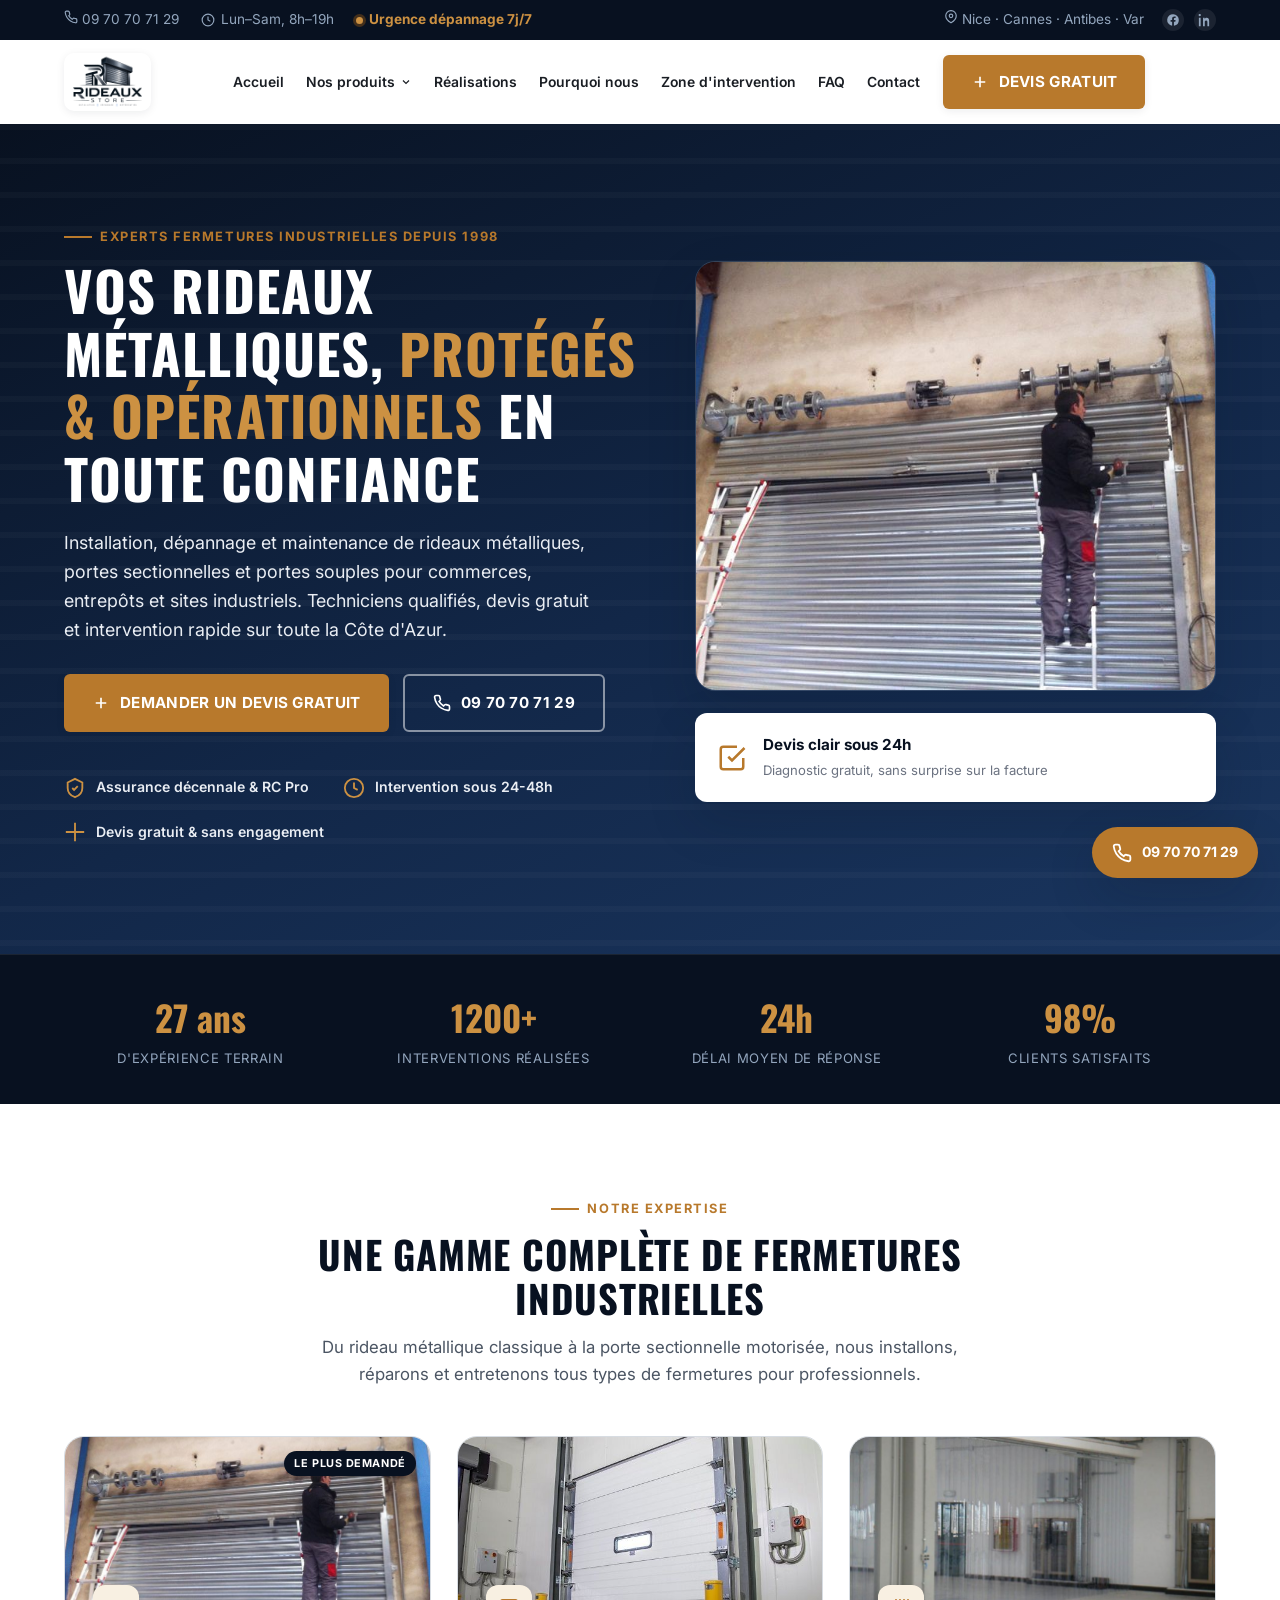
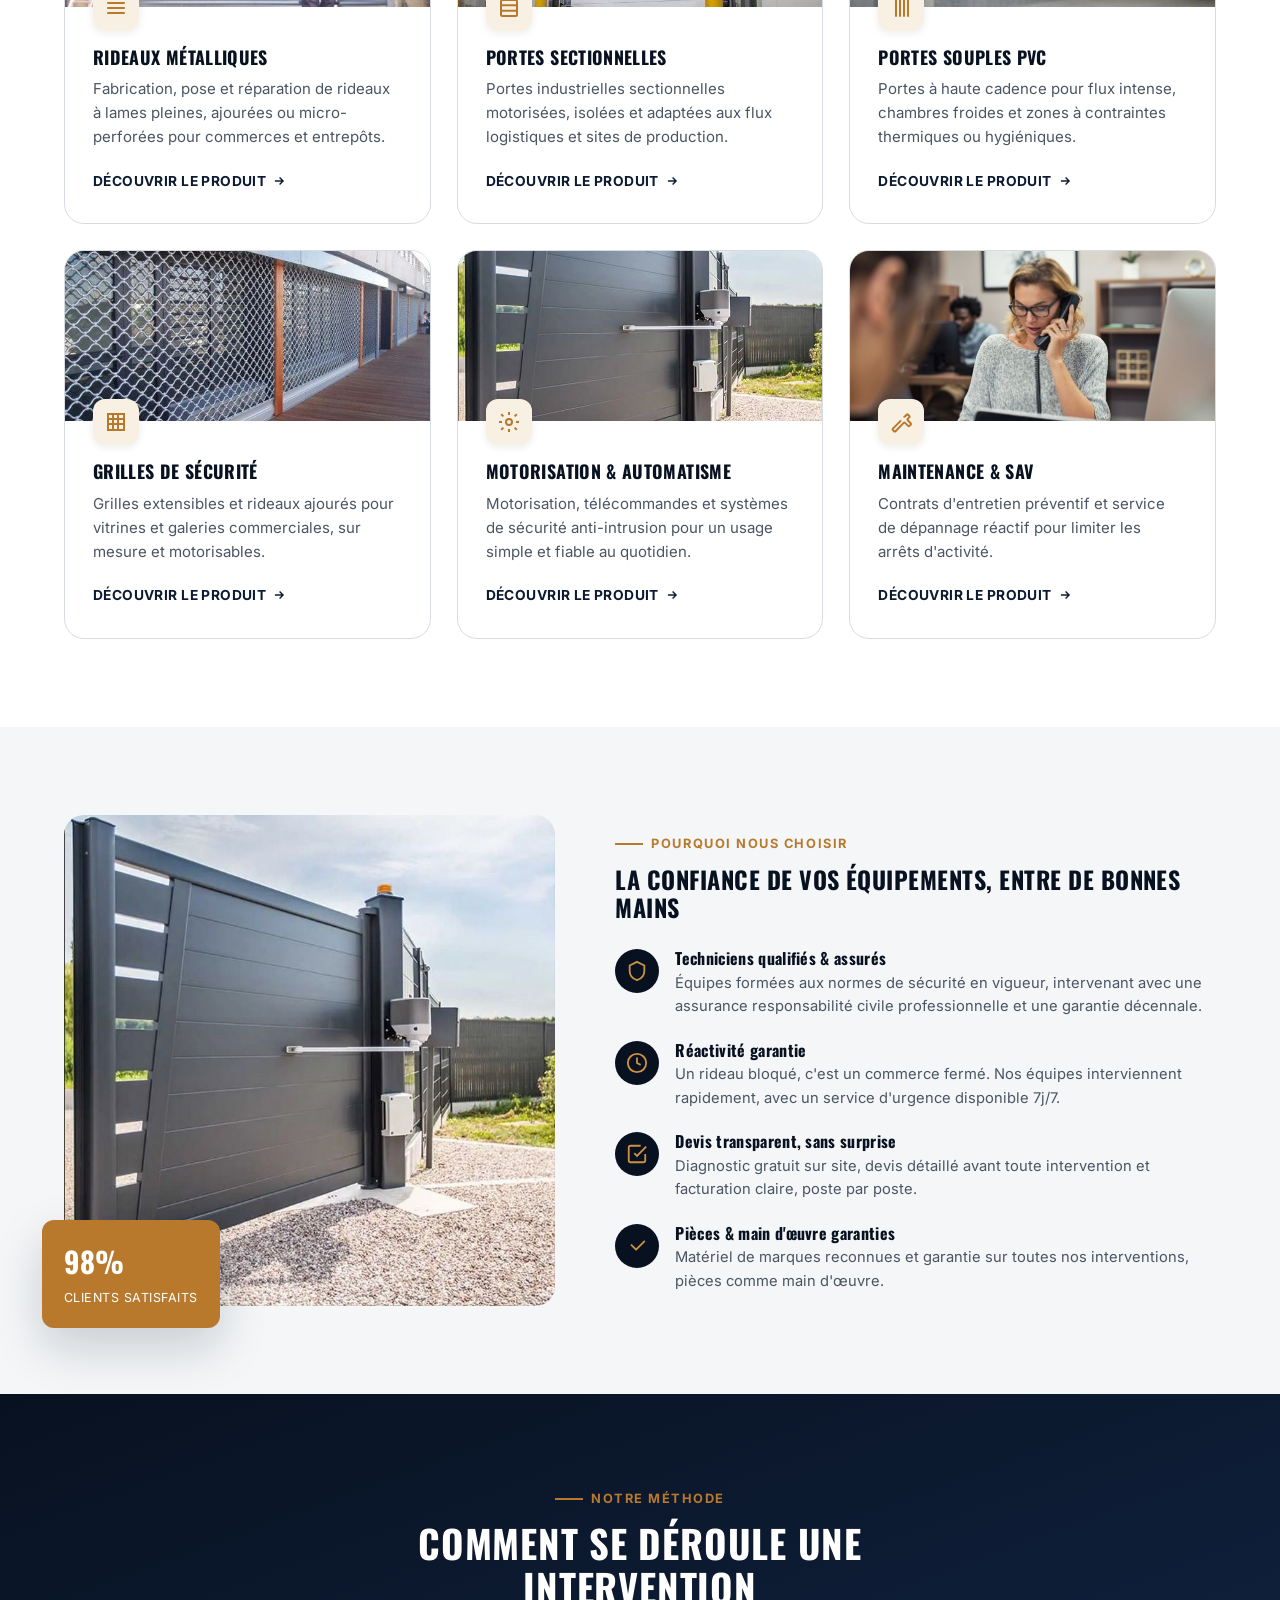
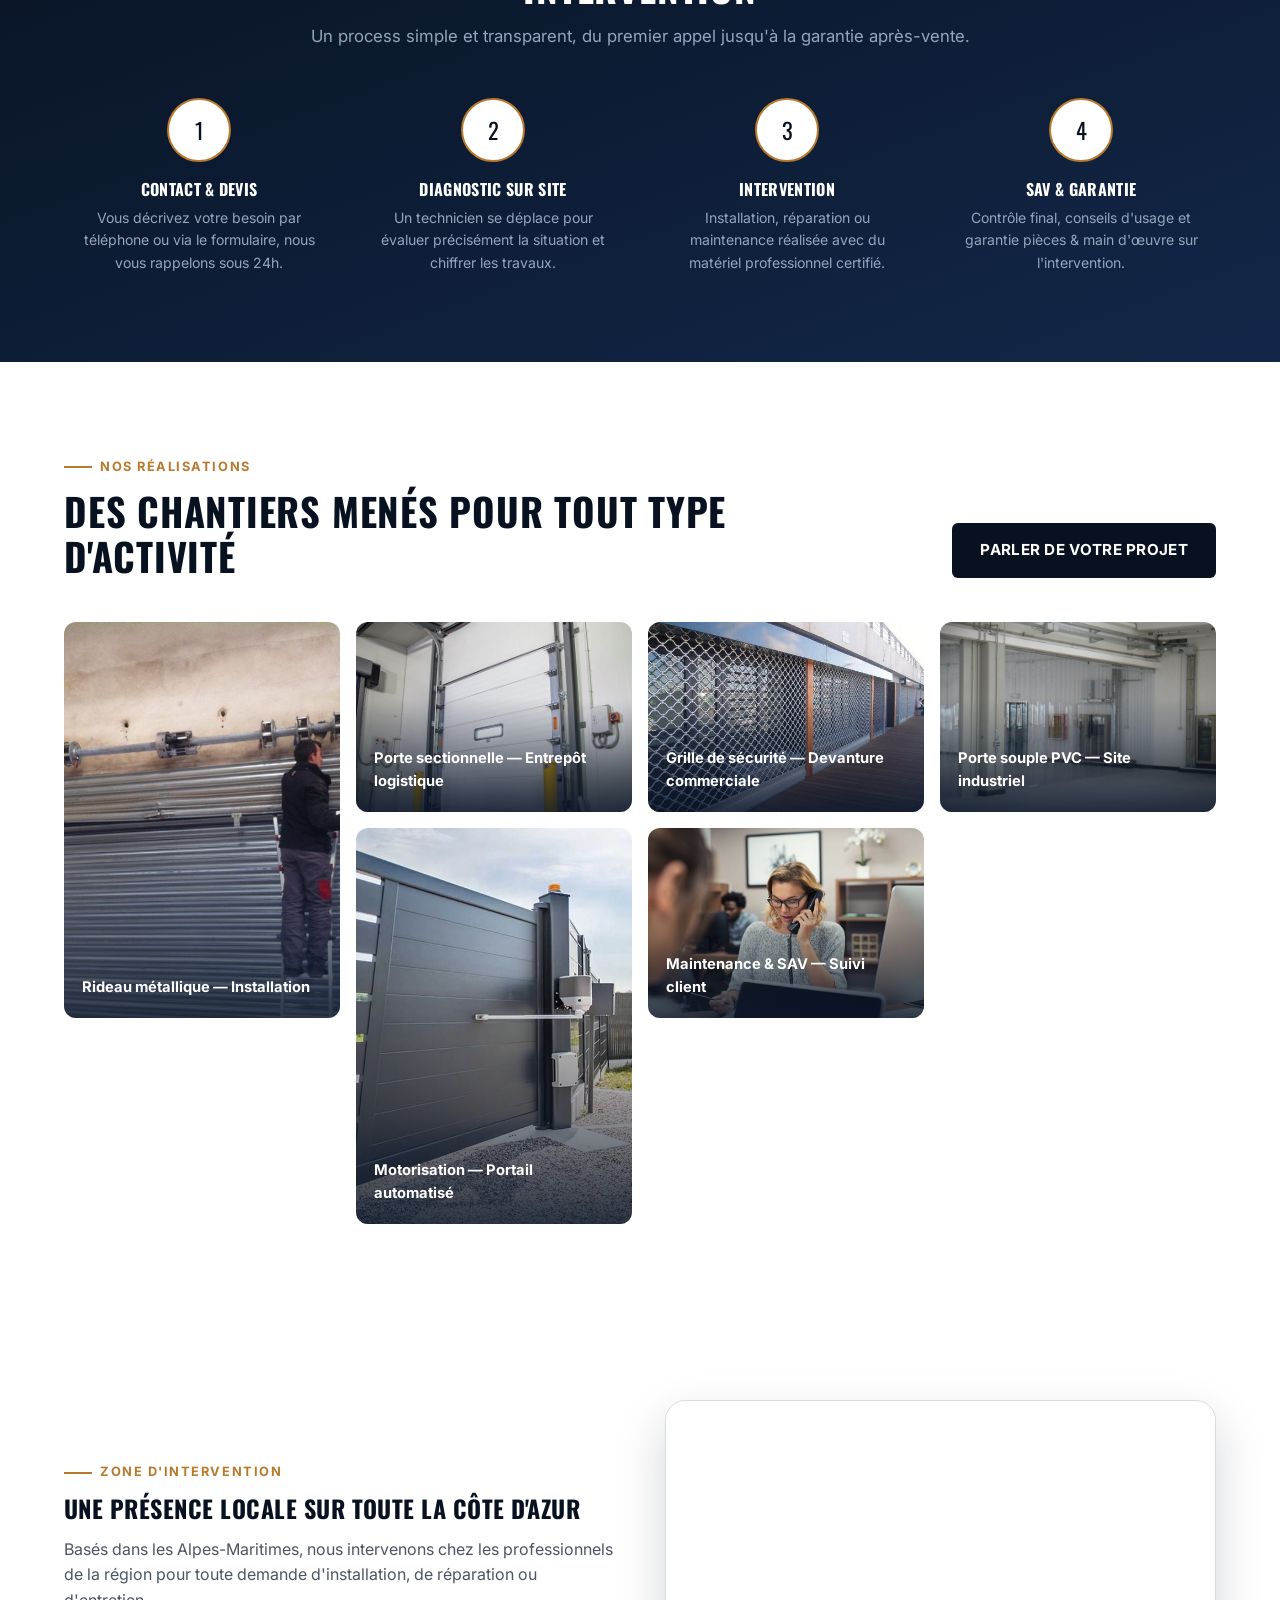
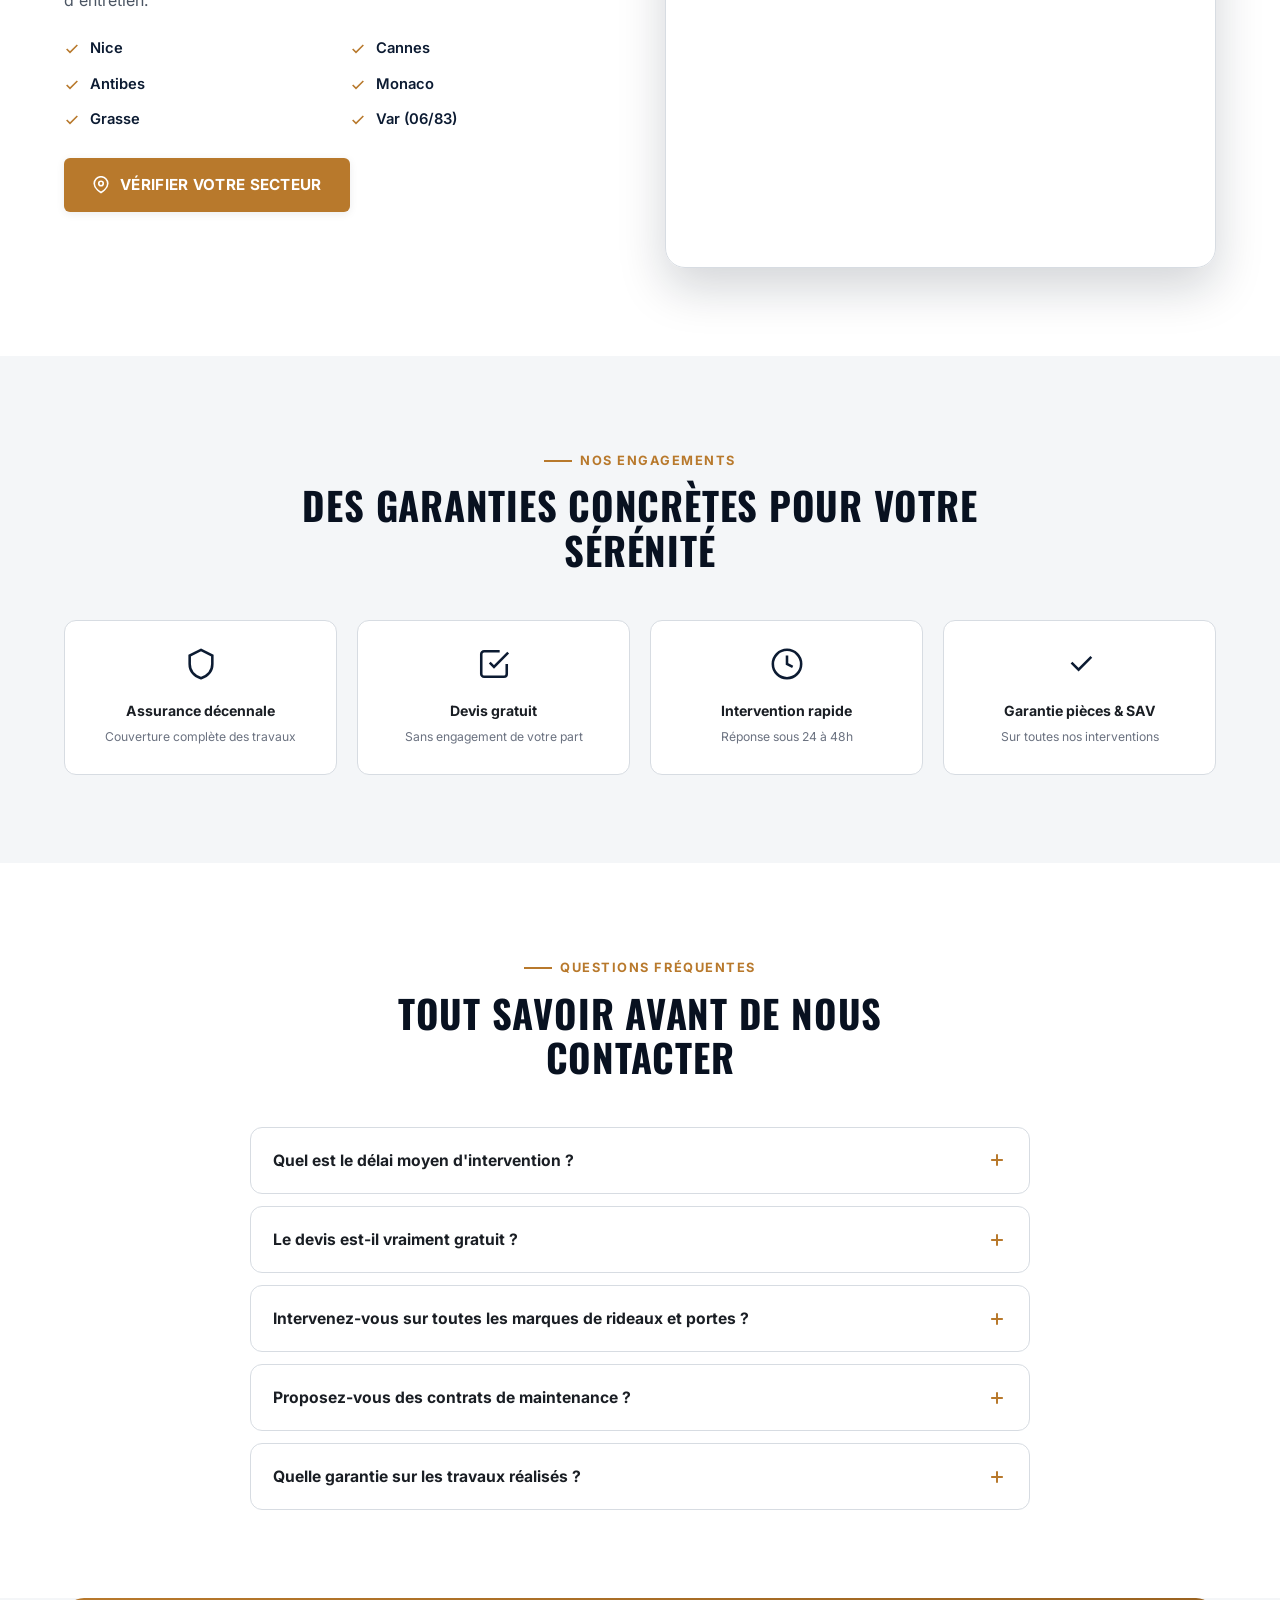
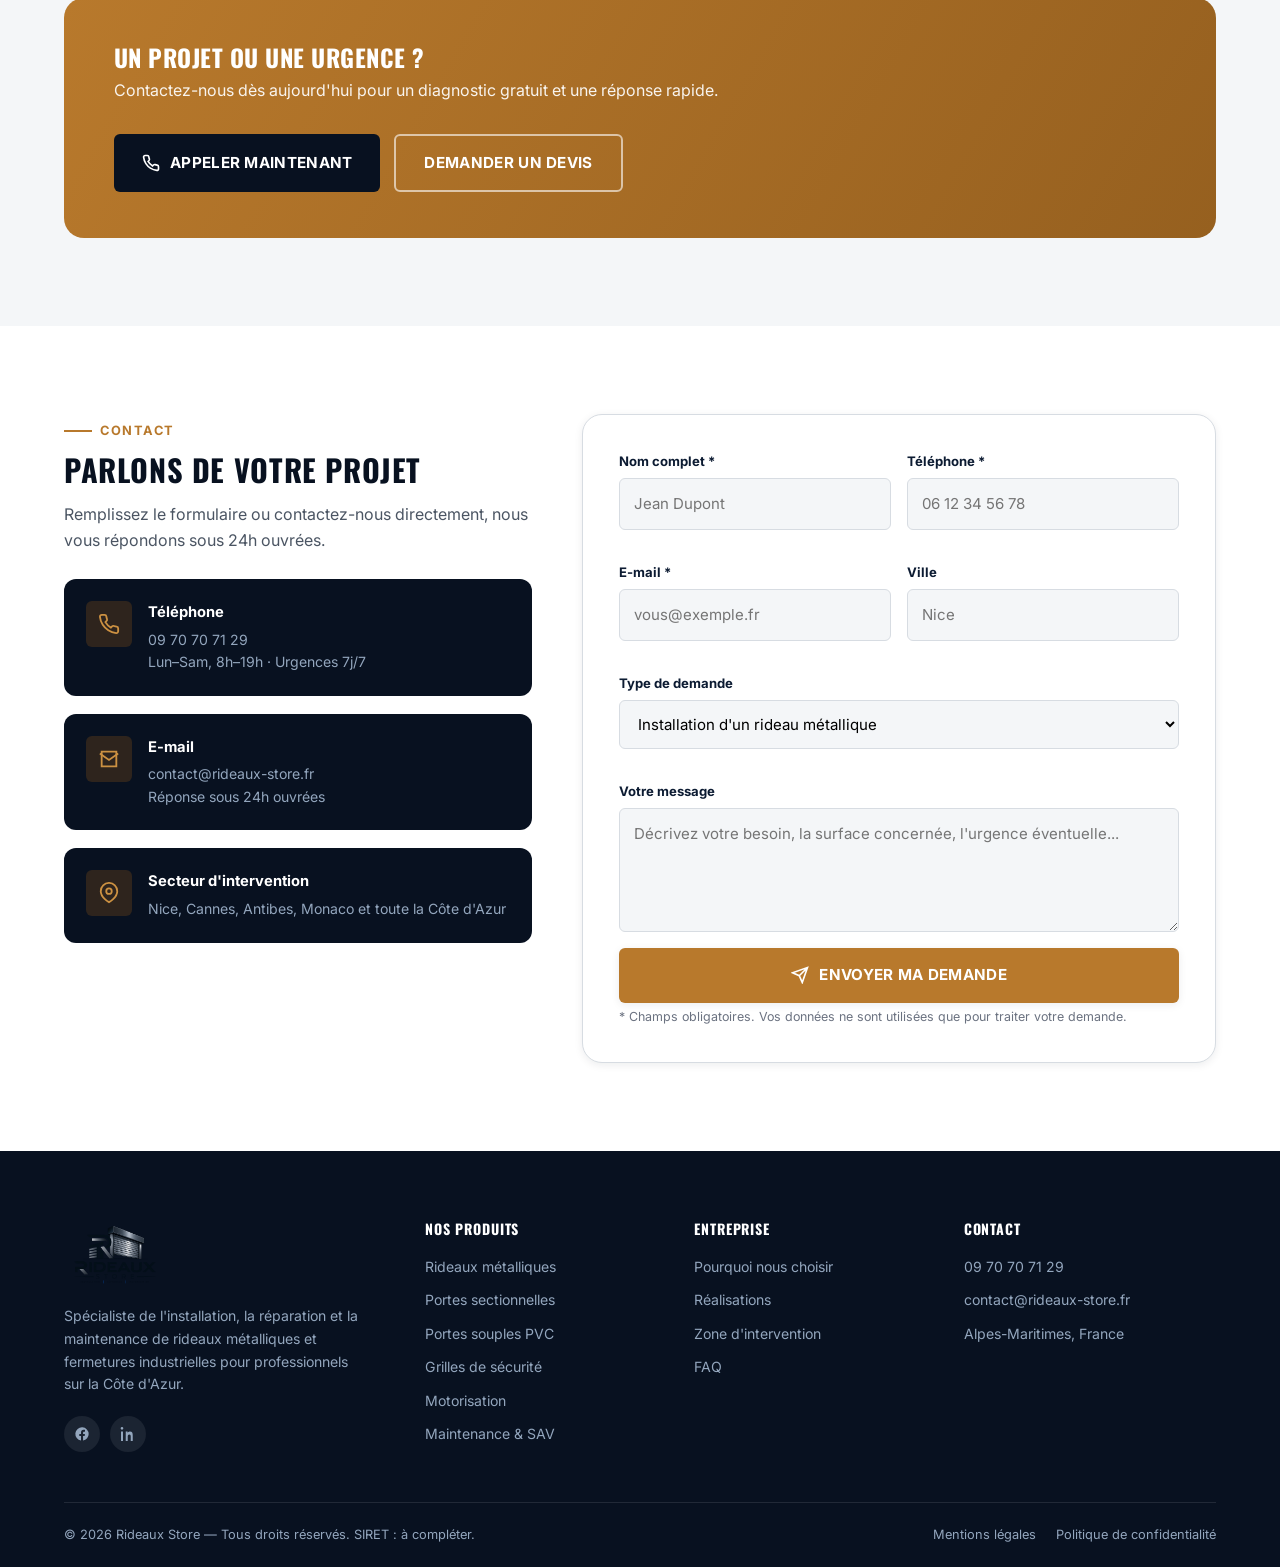
<file: index.html>
<!DOCTYPE html>
<html lang="fr">
<head>
<meta charset="UTF-8">
<meta name="viewport" content="width=device-width, initial-scale=1">
<title>Rideaux Store — Rideaux Métalliques & Fermetures Industrielles | Côte d'Azur</title>
<meta name="description" content="Rideaux Store : installation, réparation et maintenance de rideaux métalliques, portes sectionnelles et portes souples pour professionnels sur la Côte d'Azur. Devis gratuit, intervention rapide 7j/7.">
<meta name="theme-color" content="#081120">
<link rel="preconnect" href="https://fonts.googleapis.com">
<link rel="preconnect" href="https://fonts.gstatic.com" crossorigin>
<link href="https://fonts.googleapis.com/css2?family=Oswald:wght@500;600;700&family=Inter:wght@400;500;600;700;800&display=swap" rel="stylesheet">
<link rel="stylesheet" href="css/style.css">
<link rel="icon" href="data:image/svg+xml,%3Csvg xmlns='http://www.w3.org/2000/svg' viewBox='0 0 100 100'%3E%3Crect width='100' height='100' rx='16' fill='%23081120'/%3E%3Cpath d='M20 35h60M20 50h60M20 65h60' stroke='%23b8792c' stroke-width='8' stroke-linecap='round'/%3E%3C/svg%3E">

<!--
  PERSONNALISATION AVANT MISE EN LIGNE :
  - Coordonnées (téléphone, e-mail, adresse) : voir <header> et section #contact — actuellement des exemples.
  - Réalisations (section #realisations) : remplacer les vignettes par de vraies photos de chantiers.
  - Mentions légales / SIRET (footer) : à compléter avec les informations réelles de l'entreprise.
  - Le formulaire de devis est démonstratif côté client : brancher un envoi réel (backend / service d'e-mail) avant mise en ligne.
-->
</head>
<body>

<!-- Intro : rideau métallique qui s'ouvre à l'arrivée sur le site -->
<div id="shutter-intro-box" aria-hidden="true"></div>
<div id="shutter-intro" aria-hidden="true">
  <div class="shutter-intro-bar"></div>
</div>

<!-- Top bar -->
<div class="topbar">
  <div class="container">
    <div class="topbar-left">
      <a href="tel:+33970707129"><svg viewBox="0 0 24 24" fill="none" stroke="currentColor" stroke-width="2"><path d="M22 16.92v3a2 2 0 0 1-2.18 2 19.79 19.79 0 0 1-8.63-3.07 19.5 19.5 0 0 1-6-6 19.79 19.79 0 0 1-3.07-8.67A2 2 0 0 1 4.11 2h3a2 2 0 0 1 2 1.72c.127.96.362 1.903.7 2.81a2 2 0 0 1-.45 2.11L8.09 9.91a16 16 0 0 0 6 6l1.27-1.27a2 2 0 0 1 2.11-.45c.907.338 1.85.573 2.81.7A2 2 0 0 1 22 16.92z"/></svg> 09 70 70 71 29</a>
      <span><svg viewBox="0 0 24 24" fill="none" stroke="currentColor" stroke-width="2"><circle cx="12" cy="12" r="10"/><path d="M12 6v6l4 2"/></svg> Lun–Sam, 8h–19h</span>
      <span class="topbar-badge">Urgence dépannage 7j/7</span>
    </div>
    <div class="topbar-right">
      <span><svg viewBox="0 0 24 24" fill="none" stroke="currentColor" stroke-width="2"><path d="M21 10c0 7-9 12-9 12s-9-5-9-12a9 9 0 1 1 18 0z"/><circle cx="12" cy="10" r="3"/></svg> Nice · Cannes · Antibes · Var</span>
      <div class="topbar-social">
        <a href="#" aria-label="Facebook"><svg width="12" height="12" viewBox="0 0 24 24" fill="currentColor"><path d="M22 12a10 10 0 1 0-11.5 9.9v-7H7.9V12h2.6V9.8c0-2.6 1.5-4 3.8-4 1.1 0 2.2.2 2.2.2v2.5h-1.3c-1.2 0-1.6.8-1.6 1.6V12h2.8l-.4 2.9h-2.4v7A10 10 0 0 0 22 12z"/></svg></a>
        <a href="#" aria-label="LinkedIn"><svg width="12" height="12" viewBox="0 0 24 24" fill="currentColor"><path d="M4.98 3.5C4.98 4.6 4.1 5.5 3 5.5S1 4.6 1 3.5 1.9 1.5 3 1.5s1.98.9 1.98 2zM1.5 8.25h3V22.5h-3V8.25zM8.5 8.25h2.87v1.95h.04c.4-.76 1.4-1.95 3.4-1.95 3.6 0 4.3 2.4 4.3 5.5V22.5h-3v-6.2c0-1.5-.03-3.4-2.1-3.4-2.1 0-2.4 1.6-2.4 3.3v6.3h-3V8.25z"/></svg></a>
      </div>
    </div>
  </div>
</div>

<!-- Header -->
<header class="site-header">
  <div class="container">
    <a href="#top" class="brand">
      <img src="Logo Rideaux Store.png" alt="Rideaux Store" class="brand-logo-img">
    </a>

    <button class="nav-toggle" aria-label="Ouvrir le menu" aria-expanded="false">
      <svg viewBox="0 0 24 24" fill="none" stroke="currentColor" stroke-width="2"><path d="M3 6h18M3 12h18M3 18h18" stroke-linecap="round"/></svg>
    </button>

    <nav class="main-nav">
      <ul>
        <li><a class="nav-link" href="#top">Accueil</a></li>
        <li class="has-dropdown">
          <a class="nav-link" href="#services">Nos produits <svg viewBox="0 0 24 24" fill="none" stroke="currentColor" stroke-width="2.4"><path d="M6 9l6 6 6-6"/></svg></a>
          <div class="dropdown">
            <a href="rideaux-metalliques.html"><svg viewBox="0 0 24 24" fill="none" stroke="currentColor" stroke-width="2"><path d="M4 7h16M4 12h16M4 17h16"/></svg> Rideaux métalliques</a>
            <a href="portes-sectionnelles.html"><svg viewBox="0 0 24 24" fill="none" stroke="currentColor" stroke-width="2"><rect x="4" y="4" width="16" height="16" rx="1.5"/><path d="M4 9.3h16M4 14.7h16" stroke-linecap="round"/></svg> Portes sectionnelles</a>
            <a href="portes-souples-pvc.html"><svg viewBox="0 0 24 24" fill="none" stroke="currentColor" stroke-width="2"><path d="M7 4v16M11 4v16M15 4v16M19 4v16" stroke-linecap="round"/></svg> Portes souples PVC</a>
            <a href="grilles-securite.html"><svg viewBox="0 0 24 24" fill="none" stroke="currentColor" stroke-width="2"><path d="M4 4h16v16H4z"/><path d="M4 9h16M4 14h16M9 4v16M14 4v16"/></svg> Grilles de sécurité</a>
            <a href="motorisation-automatisme.html"><svg viewBox="0 0 24 24" fill="none" stroke="currentColor" stroke-width="2"><circle cx="12" cy="12" r="3"/><path d="M12 2v3M12 19v3M4.2 4.2l2.2 2.2M17.6 17.6l2.2 2.2M2 12h3M19 12h3M4.2 19.8l2.2-2.2M17.6 6.4l2.2-2.2"/></svg> Motorisation &amp; automatisme</a>
            <a href="maintenance-sav.html"><svg viewBox="0 0 24 24" fill="none" stroke="currentColor" stroke-width="2"><path d="M14.7 6.3a1 1 0 0 0 1.4 0l1.6-1.6a1 1 0 0 1 1.4 0l1.2 1.2a1 1 0 0 1 0 1.4l-1.6 1.6a1 1 0 0 0 0 1.4l3 3a1 1 0 0 1 0 1.4l-1.2 1.2a1 1 0 0 1-1.4 0l-3-3a1 1 0 0 0-1.4 0L6.5 21.2a1 1 0 0 1-1.4 0L3.9 20a1 1 0 0 1 0-1.4L12.1 10.4"/></svg> Maintenance &amp; SAV</a>
          </div>
        </li>
        <li><a class="nav-link" href="#realisations">Réalisations</a></li>
        <li><a class="nav-link" href="#pourquoi">Pourquoi nous</a></li>
        <li><a class="nav-link" href="#zone">Zone d'intervention</a></li>
        <li><a class="nav-link" href="#faq">FAQ</a></li>
        <li><a class="nav-link" href="#contact">Contact</a></li>
      </ul>
      <div class="header-cta">
        <div class="header-phone">
          <small>Besoin d'aide ?</small>
          <strong>09 70 70 71 29</strong>
        </div>
        <a href="#contact" class="btn btn-primary"><svg viewBox="0 0 24 24" fill="none" stroke="currentColor" stroke-width="2.2"><path d="M12 5v14M5 12h14"/></svg> <span>Devis gratuit</span></a>
      </div>
    </nav>
    <div class="nav-backdrop"></div>
  </div>
</header>

<main id="top">

  <!-- HERO -->
  <section class="hero">
    <div class="container hero-grid">
      <div class="reveal in">
        <div class="eyebrow">Experts fermetures industrielles depuis 1998</div>
        <h1>Vos rideaux métalliques, <em>protégés &amp; opérationnels</em> en toute confiance</h1>
        <p class="lead">Installation, dépannage et maintenance de rideaux métalliques, portes sectionnelles et portes souples pour commerces, entrepôts et sites industriels. Techniciens qualifiés, devis gratuit et intervention rapide sur toute la Côte d'Azur.</p>
        <div class="hero-actions">
          <a href="#contact" class="btn btn-primary"><svg viewBox="0 0 24 24" fill="none" stroke="currentColor" stroke-width="2.2"><path d="M12 5v14M5 12h14"/></svg> Demander un devis gratuit</a>
          <a href="tel:+33970707129" class="btn btn-outline"><svg viewBox="0 0 24 24" fill="none" stroke="currentColor" stroke-width="2.2"><path d="M22 16.92v3a2 2 0 0 1-2.18 2 19.79 19.79 0 0 1-8.63-3.07 19.5 19.5 0 0 1-6-6 19.79 19.79 0 0 1-3.07-8.67A2 2 0 0 1 4.11 2h3a2 2 0 0 1 2 1.72c.127.96.362 1.903.7 2.81a2 2 0 0 1-.45 2.11L8.09 9.91a16 16 0 0 0 6 6l1.27-1.27a2 2 0 0 1 2.11-.45c.907.338 1.85.573 2.81.7A2 2 0 0 1 22 16.92z"/></svg> 09 70 70 71 29</a>
        </div>
        <div class="hero-badges">
          <div class="hero-badge"><svg viewBox="0 0 24 24" fill="none" stroke="currentColor" stroke-width="2"><path d="M12 2l8 4v6c0 5-3.5 8.5-8 10-4.5-1.5-8-5-8-10V6l8-4z"/><path d="M9 12l2 2 4-4"/></svg> Assurance décennale &amp; RC Pro</div>
          <div class="hero-badge"><svg viewBox="0 0 24 24" fill="none" stroke="currentColor" stroke-width="2"><circle cx="12" cy="12" r="10"/><path d="M12 6v6l4 2"/></svg> Intervention sous 24-48h</div>
          <div class="hero-badge"><svg viewBox="0 0 24 24" fill="none" stroke="currentColor" stroke-width="2"><path d="M12 2v20M2 12h20"/></svg> Devis gratuit &amp; sans engagement</div>
        </div>
      </div>

      <div class="hero-visual reveal in">
        <div class="hero-photo-card">
          <img src="Rideaux métalliques.jpg" alt="Technicien Rideaux Store installant un rideau métallique" loading="eager">
        </div>
        <div class="hero-quote-mini">
          <svg viewBox="0 0 24 24" fill="none" stroke="currentColor" stroke-width="2"><path d="M9 11l3 3L22 4"/><path d="M21 12v7a2 2 0 0 1-2 2H5a2 2 0 0 1-2-2V5a2 2 0 0 1 2-2h11"/></svg>
          <div>
            <strong>Devis clair sous 24h</strong>
            <span>Diagnostic gratuit, sans surprise sur la facture</span>
          </div>
        </div>
      </div>
    </div>
  </section>

  <!-- STATS -->
  <div class="stats-strip">
    <div class="container">
      <div class="stat"><strong data-count="27" data-suffix=" ans">0</strong><span>D'expérience terrain</span></div>
      <div class="stat"><strong data-count="1200" data-suffix="+">0</strong><span>Interventions réalisées</span></div>
      <div class="stat"><strong data-count="24" data-suffix="h">0</strong><span>Délai moyen de réponse</span></div>
      <div class="stat"><strong data-count="98" data-suffix="%">0</strong><span>Clients satisfaits</span></div>
    </div>
  </div>

  <!-- SERVICES -->
  <section id="services">
    <div class="container">
      <div class="section-head reveal">
        <div class="eyebrow" style="justify-content:center">Notre expertise</div>
        <h2>Une gamme complète de fermetures industrielles</h2>
        <p>Du rideau métallique classique à la porte sectionnelle motorisée, nous installons, réparons et entretenons tous types de fermetures pour professionnels.</p>
      </div>

      <div class="services-grid">
        <div class="service-card reveal">
          <div class="service-photo"><span class="tag">Le plus demandé</span><img src="Rideaux métalliques.jpg" alt="Rideau métallique" loading="lazy"></div>
          <div class="service-body">
            <div class="service-icon"><svg viewBox="0 0 24 24" fill="none" stroke="currentColor" stroke-width="2"><path d="M4 7h16M4 12h16M4 17h16" stroke-linecap="round"/></svg></div>
            <h3>Rideaux métalliques</h3>
            <p>Fabrication, pose et réparation de rideaux à lames pleines, ajourées ou micro-perforées pour commerces et entrepôts.</p>
            <a href="rideaux-metalliques.html" class="card-link">Découvrir le produit <svg viewBox="0 0 24 24" fill="none" stroke="currentColor" stroke-width="2.4"><path d="M5 12h14M13 6l6 6-6 6"/></svg></a>
          </div>
        </div>
        <div class="service-card reveal">
          <div class="service-photo"><img src="Portes sectionnelles.jpg" alt="Porte sectionnelle" loading="lazy"></div>
          <div class="service-body">
            <div class="service-icon"><svg viewBox="0 0 24 24" fill="none" stroke="currentColor" stroke-width="2"><rect x="4" y="4" width="16" height="16" rx="1.5"/><path d="M4 9.3h16M4 14.7h16" stroke-linecap="round"/></svg></div>
            <h3>Portes sectionnelles</h3>
            <p>Portes industrielles sectionnelles motorisées, isolées et adaptées aux flux logistiques et sites de production.</p>
            <a href="portes-sectionnelles.html" class="card-link">Découvrir le produit <svg viewBox="0 0 24 24" fill="none" stroke="currentColor" stroke-width="2.4"><path d="M5 12h14M13 6l6 6-6 6"/></svg></a>
          </div>
        </div>
        <div class="service-card reveal">
          <div class="service-photo"><img src="Portes souples PVC.jpg" alt="Porte souple PVC" loading="lazy"></div>
          <div class="service-body">
            <div class="service-icon"><svg viewBox="0 0 24 24" fill="none" stroke="currentColor" stroke-width="2"><path d="M7 4v16M11 4v16M15 4v16M19 4v16" stroke-linecap="round"/></svg></div>
            <h3>Portes souples PVC</h3>
            <p>Portes à haute cadence pour flux intense, chambres froides et zones à contraintes thermiques ou hygiéniques.</p>
            <a href="portes-souples-pvc.html" class="card-link">Découvrir le produit <svg viewBox="0 0 24 24" fill="none" stroke="currentColor" stroke-width="2.4"><path d="M5 12h14M13 6l6 6-6 6"/></svg></a>
          </div>
        </div>
        <div class="service-card reveal">
          <div class="service-photo"><img src="Grilles de sécurité.jpg" alt="Grille de sécurité" loading="lazy"></div>
          <div class="service-body">
            <div class="service-icon"><svg viewBox="0 0 24 24" fill="none" stroke="currentColor" stroke-width="2"><path d="M4 4h16v16H4z"/><path d="M4 9h16M4 14h16M9 4v16M14 4v16"/></svg></div>
            <h3>Grilles de sécurité</h3>
            <p>Grilles extensibles et rideaux ajourés pour vitrines et galeries commerciales, sur mesure et motorisables.</p>
            <a href="grilles-securite.html" class="card-link">Découvrir le produit <svg viewBox="0 0 24 24" fill="none" stroke="currentColor" stroke-width="2.4"><path d="M5 12h14M13 6l6 6-6 6"/></svg></a>
          </div>
        </div>
        <div class="service-card reveal">
          <div class="service-photo"><img src="Motorisation &amp; automatisme portail.jpg" alt="Motorisation" loading="lazy"></div>
          <div class="service-body">
            <div class="service-icon"><svg viewBox="0 0 24 24" fill="none" stroke="currentColor" stroke-width="2"><circle cx="12" cy="12" r="3"/><path d="M12 2v3M12 19v3M4.2 4.2l2.2 2.2M17.6 17.6l2.2 2.2M2 12h3M19 12h3M4.2 19.8l2.2-2.2M17.6 6.4l2.2-2.2"/></svg></div>
            <h3>Motorisation &amp; automatisme</h3>
            <p>Motorisation, télécommandes et systèmes de sécurité anti-intrusion pour un usage simple et fiable au quotidien.</p>
            <a href="motorisation-automatisme.html" class="card-link">Découvrir le produit <svg viewBox="0 0 24 24" fill="none" stroke="currentColor" stroke-width="2.4"><path d="M5 12h14M13 6l6 6-6 6"/></svg></a>
          </div>
        </div>
        <div class="service-card reveal">
          <div class="service-photo"><img src="Maintenance &amp; SAV.jpg" alt="Maintenance et SAV" loading="lazy"></div>
          <div class="service-body">
            <div class="service-icon"><svg viewBox="0 0 24 24" fill="none" stroke="currentColor" stroke-width="2"><path d="M14.7 6.3a1 1 0 0 0 1.4 0l1.6-1.6a1 1 0 0 1 1.4 0l1.2 1.2a1 1 0 0 1 0 1.4l-1.6 1.6a1 1 0 0 0 0 1.4l3 3a1 1 0 0 1 0 1.4l-1.2 1.2a1 1 0 0 1-1.4 0l-3-3a1 1 0 0 0-1.4 0L6.5 21.2a1 1 0 0 1-1.4 0L3.9 20a1 1 0 0 1 0-1.4L12.1 10.4"/></svg></div>
            <h3>Maintenance &amp; SAV</h3>
            <p>Contrats d'entretien préventif et service de dépannage réactif pour limiter les arrêts d'activité.</p>
            <a href="maintenance-sav.html" class="card-link">Découvrir le produit <svg viewBox="0 0 24 24" fill="none" stroke="currentColor" stroke-width="2.4"><path d="M5 12h14M13 6l6 6-6 6"/></svg></a>
          </div>
        </div>
      </div>
    </div>
  </section>

  <!-- WHY US -->
  <section id="pourquoi" class="bg-alt">
    <div class="container split">
      <div class="split-visual reveal">
        <img src="Motorisation &amp; automatisme portail.jpg" alt="Portail motorisé installé par Rideaux Store" style="border-radius:var(--radius-lg);width:100%;display:block;">
        <div class="split-badge">
          <strong>98%</strong>
          <span>Clients satisfaits</span>
        </div>
      </div>
      <div class="reveal">
        <div class="eyebrow">Pourquoi nous choisir</div>
        <h2>La confiance de vos équipements, entre de bonnes mains</h2>
        <div class="why-list">
          <div class="why-item">
            <div class="why-icon"><svg viewBox="0 0 24 24" fill="none" stroke="currentColor" stroke-width="2"><path d="M12 2l8 4v6c0 5-3.5 8.5-8 10-4.5-1.5-8-5-8-10V6l8-4z"/></svg></div>
            <div><h4>Techniciens qualifiés &amp; assurés</h4><p>Équipes formées aux normes de sécurité en vigueur, intervenant avec une assurance responsabilité civile professionnelle et une garantie décennale.</p></div>
          </div>
          <div class="why-item">
            <div class="why-icon"><svg viewBox="0 0 24 24" fill="none" stroke="currentColor" stroke-width="2"><circle cx="12" cy="12" r="10"/><path d="M12 6v6l4 2"/></svg></div>
            <div><h4>Réactivité garantie</h4><p>Un rideau bloqué, c'est un commerce fermé. Nos équipes interviennent rapidement, avec un service d'urgence disponible 7j/7.</p></div>
          </div>
          <div class="why-item">
            <div class="why-icon"><svg viewBox="0 0 24 24" fill="none" stroke="currentColor" stroke-width="2"><path d="M9 11l3 3L22 4"/><path d="M21 12v7a2 2 0 0 1-2 2H5a2 2 0 0 1-2-2V5a2 2 0 0 1 2-2h11"/></svg></div>
            <div><h4>Devis transparent, sans surprise</h4><p>Diagnostic gratuit sur site, devis détaillé avant toute intervention et facturation claire, poste par poste.</p></div>
          </div>
          <div class="why-item">
            <div class="why-icon"><svg viewBox="0 0 24 24" fill="none" stroke="currentColor" stroke-width="2"><path d="M20 7l-9 9-5-5" stroke-linecap="round" stroke-linejoin="round"/></svg></div>
            <div><h4>Pièces &amp; main d'œuvre garanties</h4><p>Matériel de marques reconnues et garantie sur toutes nos interventions, pièces comme main d'œuvre.</p></div>
          </div>
        </div>
      </div>
    </div>
  </section>

  <!-- PROCESS -->
  <section class="bg-navy">
    <div class="container">
      <div class="section-head reveal">
        <div class="eyebrow" style="justify-content:center">Notre méthode</div>
        <h2>Comment se déroule une intervention</h2>
        <p style="color:var(--steel-300)">Un process simple et transparent, du premier appel jusqu'à la garantie après-vente.</p>
      </div>
      <div class="process-grid">
        <div class="process-step reveal"><div class="num">1</div><h4>Contact &amp; devis</h4><p>Vous décrivez votre besoin par téléphone ou via le formulaire, nous vous rappelons sous 24h.</p></div>
        <div class="process-step reveal"><div class="num">2</div><h4>Diagnostic sur site</h4><p>Un technicien se déplace pour évaluer précisément la situation et chiffrer les travaux.</p></div>
        <div class="process-step reveal"><div class="num">3</div><h4>Intervention</h4><p>Installation, réparation ou maintenance réalisée avec du matériel professionnel certifié.</p></div>
        <div class="process-step reveal"><div class="num">4</div><h4>SAV &amp; garantie</h4><p>Contrôle final, conseils d'usage et garantie pièces &amp; main d'œuvre sur l'intervention.</p></div>
      </div>
    </div>
  </section>

  <!-- REALISATIONS -->
  <section id="realisations">
    <div class="container">
      <div class="two-col-head reveal">
        <div class="section-head">
          <div class="eyebrow">Nos réalisations</div>
          <h2>Des chantiers menés pour tout type d'activité</h2>
        </div>
        <a href="#contact" class="btn btn-dark">Parler de votre projet</a>
      </div>
      <div class="gallery-grid">
        <a href="rideaux-metalliques.html" class="gallery-item tall" style="background-image:url('Rideaux métalliques.jpg');background-size:cover;background-position:center;"><span>Rideau métallique — Installation</span></a>
        <a href="portes-sectionnelles.html" class="gallery-item" style="background-image:url('Portes sectionnelles.jpg');background-size:cover;background-position:center;"><span>Porte sectionnelle — Entrepôt logistique</span></a>
        <a href="grilles-securite.html" class="gallery-item" style="background-image:url('Grilles de sécurité.jpg');background-size:cover;background-position:center;"><span>Grille de sécurité — Devanture commerciale</span></a>
        <a href="portes-souples-pvc.html" class="gallery-item" style="background-image:url('Portes souples PVC.jpg');background-size:cover;background-position:center;"><span>Porte souple PVC — Site industriel</span></a>
        <a href="motorisation-automatisme.html" class="gallery-item tall" style="background-image:url('Motorisation &amp; automatisme portail.jpg');background-size:cover;background-position:center;"><span>Motorisation — Portail automatisé</span></a>
        <a href="maintenance-sav.html" class="gallery-item" style="background-image:url('Maintenance &amp; SAV.jpg');background-size:cover;background-position:center;"><span>Maintenance &amp; SAV — Suivi client</span></a>
      </div>
    </div>
  </section>

  <!-- ZONE D'INTERVENTION -->
  <section id="zone">
    <div class="container coverage-wrap">
      <div class="reveal">
        <div class="eyebrow">Zone d'intervention</div>
        <h2>Une présence locale sur toute la Côte d'Azur</h2>
        <p style="color:var(--gray-700);margin-top:14px;">Basés dans les Alpes-Maritimes, nous intervenons chez les professionnels de la région pour toute demande d'installation, de réparation ou d'entretien.</p>
        <ul class="coverage-list">
          <li><svg viewBox="0 0 24 24" fill="none" stroke="currentColor" stroke-width="2.4"><path d="M20 6L9 17l-5-5"/></svg> Nice</li>
          <li><svg viewBox="0 0 24 24" fill="none" stroke="currentColor" stroke-width="2.4"><path d="M20 6L9 17l-5-5"/></svg> Cannes</li>
          <li><svg viewBox="0 0 24 24" fill="none" stroke="currentColor" stroke-width="2.4"><path d="M20 6L9 17l-5-5"/></svg> Antibes</li>
          <li><svg viewBox="0 0 24 24" fill="none" stroke="currentColor" stroke-width="2.4"><path d="M20 6L9 17l-5-5"/></svg> Monaco</li>
          <li><svg viewBox="0 0 24 24" fill="none" stroke="currentColor" stroke-width="2.4"><path d="M20 6L9 17l-5-5"/></svg> Grasse</li>
          <li><svg viewBox="0 0 24 24" fill="none" stroke="currentColor" stroke-width="2.4"><path d="M20 6L9 17l-5-5"/></svg> Var (06/83)</li>
        </ul>
        <a href="#contact" class="btn btn-primary" style="margin-top:26px;"><svg viewBox="0 0 24 24" fill="none" stroke="currentColor" stroke-width="2.2"><path d="M21 10c0 7-9 12-9 12s-9-5-9-12a9 9 0 1 1 18 0z"/><circle cx="12" cy="10" r="3"/></svg> Vérifier votre secteur</a>
      </div>
      <div class="coverage-map reveal">
        <iframe title="Zone d'intervention Rideaux Store — Côte d'Azur" src="https://www.openstreetmap.org/export/embed.html?bbox=6.75%2C43.52%2C7.45%2C43.83&amp;layer=mapnik" loading="lazy"></iframe>
      </div>
    </div>
  </section>

  <!-- CERTIFICATIONS -->
  <section class="bg-alt">
    <div class="container">
      <div class="section-head reveal">
        <div class="eyebrow" style="justify-content:center">Nos engagements</div>
        <h2>Des garanties concrètes pour votre sérénité</h2>
      </div>
      <div class="cert-grid">
        <div class="cert-item reveal"><svg viewBox="0 0 24 24" fill="none" stroke="currentColor" stroke-width="1.8"><path d="M12 2l8 4v6c0 5-3.5 8.5-8 10-4.5-1.5-8-5-8-10V6l8-4z"/></svg><strong>Assurance décennale</strong><span>Couverture complète des travaux</span></div>
        <div class="cert-item reveal"><svg viewBox="0 0 24 24" fill="none" stroke="currentColor" stroke-width="1.8"><path d="M9 11l3 3L22 4"/><path d="M21 12v7a2 2 0 0 1-2 2H5a2 2 0 0 1-2-2V5a2 2 0 0 1 2-2h11"/></svg><strong>Devis gratuit</strong><span>Sans engagement de votre part</span></div>
        <div class="cert-item reveal"><svg viewBox="0 0 24 24" fill="none" stroke="currentColor" stroke-width="1.8"><circle cx="12" cy="12" r="10"/><path d="M12 6v6l4 2"/></svg><strong>Intervention rapide</strong><span>Réponse sous 24 à 48h</span></div>
        <div class="cert-item reveal"><svg viewBox="0 0 24 24" fill="none" stroke="currentColor" stroke-width="1.8"><path d="M20 7l-9 9-5-5"/></svg><strong>Garantie pièces &amp; SAV</strong><span>Sur toutes nos interventions</span></div>
      </div>
    </div>
  </section>

  <!-- FAQ -->
  <section id="faq">
    <div class="container">
      <div class="section-head reveal">
        <div class="eyebrow" style="justify-content:center">Questions fréquentes</div>
        <h2>Tout savoir avant de nous contacter</h2>
      </div>
      <div class="faq-list">
        <div class="faq-item reveal">
          <button class="faq-q">Quel est le délai moyen d'intervention ?<svg viewBox="0 0 24 24" fill="none" stroke="currentColor" stroke-width="2.4"><path d="M12 5v14M5 12h14"/></svg></button>
          <div class="faq-a"><p>Pour une urgence (rideau bloqué, porte hors service), nous intervenons généralement sous 24 à 48h. Pour une installation neuve, un rendez-vous de diagnostic est planifié dans la semaine.</p></div>
        </div>
        <div class="faq-item reveal">
          <button class="faq-q">Le devis est-il vraiment gratuit ?<svg viewBox="0 0 24 24" fill="none" stroke="currentColor" stroke-width="2.4"><path d="M12 5v14M5 12h14"/></svg></button>
          <div class="faq-a"><p>Oui. Le diagnostic et le devis détaillé sont systématiquement gratuits et sans engagement, que vous donniez suite ou non aux travaux proposés.</p></div>
        </div>
        <div class="faq-item reveal">
          <button class="faq-q">Intervenez-vous sur toutes les marques de rideaux et portes ?<svg viewBox="0 0 24 24" fill="none" stroke="currentColor" stroke-width="2.4"><path d="M12 5v14M5 12h14"/></svg></button>
          <div class="faq-a"><p>Oui, nos techniciens sont formés pour intervenir sur la plupart des marques et systèmes de motorisation du marché, qu'il s'agisse d'une pose récente ou d'un équipement plus ancien.</p></div>
        </div>
        <div class="faq-item reveal">
          <button class="faq-q">Proposez-vous des contrats de maintenance ?<svg viewBox="0 0 24 24" fill="none" stroke="currentColor" stroke-width="2.4"><path d="M12 5v14M5 12h14"/></svg></button>
          <div class="faq-a"><p>Oui, nous proposons des contrats d'entretien annuel adaptés à votre activité, avec visites préventives programmées et priorité d'intervention en cas de panne.</p></div>
        </div>
        <div class="faq-item reveal">
          <button class="faq-q">Quelle garantie sur les travaux réalisés ?<svg viewBox="0 0 24 24" fill="none" stroke="currentColor" stroke-width="2.4"><path d="M12 5v14M5 12h14"/></svg></button>
          <div class="faq-a"><p>Toutes nos interventions sont couvertes par une garantie pièces et main d'œuvre, ainsi que par notre assurance décennale pour les installations neuves.</p></div>
        </div>
      </div>
    </div>
  </section>

  <!-- CTA BANNER -->
  <section class="bg-alt" style="padding-top:0;">
    <div class="container">
      <div class="cta-banner reveal">
        <div>
          <h3>Un projet ou une urgence ?</h3>
          <p>Contactez-nous dès aujourd'hui pour un diagnostic gratuit et une réponse rapide.</p>
        </div>
        <div class="cta-actions">
          <a href="tel:+33970707129" class="btn btn-dark"><svg viewBox="0 0 24 24" fill="none" stroke="currentColor" stroke-width="2.2"><path d="M22 16.92v3a2 2 0 0 1-2.18 2 19.79 19.79 0 0 1-8.63-3.07 19.5 19.5 0 0 1-6-6 19.79 19.79 0 0 1-3.07-8.67A2 2 0 0 1 4.11 2h3a2 2 0 0 1 2 1.72c.127.96.362 1.903.7 2.81a2 2 0 0 1-.45 2.11L8.09 9.91a16 16 0 0 0 6 6l1.27-1.27a2 2 0 0 1 2.11-.45c.907.338 1.85.573 2.81.7A2 2 0 0 1 22 16.92z"/></svg> Appeler maintenant</a>
          <a href="#contact" class="btn btn-outline">Demander un devis</a>
        </div>
      </div>
    </div>
  </section>

  <!-- CONTACT -->
  <section id="contact">
    <div class="container contact-wrap">
      <div class="reveal">
        <div class="eyebrow">Contact</div>
        <h2 style="font-size:1.9rem;">Parlons de votre projet</h2>
        <p style="color:var(--gray-700);margin:14px 0 26px;">Remplissez le formulaire ou contactez-nous directement, nous vous répondons sous 24h ouvrées.</p>
        <div class="contact-cards">
          <div class="contact-card">
            <div class="ic"><svg viewBox="0 0 24 24" fill="none" stroke="currentColor" stroke-width="2"><path d="M22 16.92v3a2 2 0 0 1-2.18 2 19.79 19.79 0 0 1-8.63-3.07 19.5 19.5 0 0 1-6-6 19.79 19.79 0 0 1-3.07-8.67A2 2 0 0 1 4.11 2h3a2 2 0 0 1 2 1.72c.127.96.362 1.903.7 2.81a2 2 0 0 1-.45 2.11L8.09 9.91a16 16 0 0 0 6 6l1.27-1.27a2 2 0 0 1 2.11-.45c.907.338 1.85.573 2.81.7A2 2 0 0 1 22 16.92z"/></svg></div>
            <div><strong>Téléphone</strong><a href="tel:+33970707129">09 70 70 71 29</a><span>Lun–Sam, 8h–19h · Urgences 7j/7</span></div>
          </div>
          <div class="contact-card">
            <div class="ic"><svg viewBox="0 0 24 24" fill="none" stroke="currentColor" stroke-width="2"><path d="M4 4h16v16H4z"/><path d="M22 6l-10 7L2 6"/></svg></div>
            <div><strong>E-mail</strong><a href="mailto:contact@rideaux-store.fr">contact@rideaux-store.fr</a><span>Réponse sous 24h ouvrées</span></div>
          </div>
          <div class="contact-card">
            <div class="ic"><svg viewBox="0 0 24 24" fill="none" stroke="currentColor" stroke-width="2"><path d="M21 10c0 7-9 12-9 12s-9-5-9-12a9 9 0 1 1 18 0z"/><circle cx="12" cy="10" r="3"/></svg></div>
            <div><strong>Secteur d'intervention</strong><span>Nice, Cannes, Antibes, Monaco et toute la Côte d'Azur</span></div>
          </div>
        </div>
      </div>

      <div class="form-card reveal">
        <form id="quote-form">
          <div class="form-grid">
            <div class="form-field"><label for="f-name">Nom complet *</label><input id="f-name" type="text" required placeholder="Jean Dupont"></div>
            <div class="form-field"><label for="f-phone">Téléphone *</label><input id="f-phone" type="tel" required placeholder="06 12 34 56 78"></div>
            <div class="form-field"><label for="f-email">E-mail *</label><input id="f-email" type="email" required placeholder="vous@exemple.fr"></div>
            <div class="form-field"><label for="f-city">Ville</label><input id="f-city" type="text" placeholder="Nice"></div>
            <div class="form-field full"><label for="f-service">Type de demande</label>
              <select id="f-service">
                <option>Installation d'un rideau métallique</option>
                <option>Réparation / dépannage urgent</option>
                <option>Porte sectionnelle industrielle</option>
                <option>Porte souple PVC</option>
                <option>Contrat de maintenance</option>
                <option>Autre demande</option>
              </select>
            </div>
            <div class="form-field full"><label for="f-message">Votre message</label><textarea id="f-message" rows="4" placeholder="Décrivez votre besoin, la surface concernée, l'urgence éventuelle..."></textarea></div>
          </div>
          <button type="submit" class="btn btn-primary btn-block"><svg viewBox="0 0 24 24" fill="none" stroke="currentColor" stroke-width="2.2"><path d="M22 2L11 13M22 2l-7 20-4-9-9-4 20-7z"/></svg> Envoyer ma demande</button>
          <p class="form-note">* Champs obligatoires. Vos données ne sont utilisées que pour traiter votre demande.</p>
          <div class="form-success"><svg viewBox="0 0 24 24" fill="none" stroke="currentColor" stroke-width="2.4"><path d="M20 6L9 17l-5-5"/></svg> Merci ! Votre demande a bien été enregistrée, nous revenons vers vous rapidement.</div>
        </form>
      </div>
    </div>
  </section>

</main>

<!-- FOOTER -->
<footer class="site-footer">
  <div class="container">
    <div class="footer-grid">
      <div class="footer-brand">
        <a href="#top" class="brand">
          <img src="Logo Rideaux Store.png" alt="Rideaux Store" class="brand-logo-img">
        </a>
        <p>Spécialiste de l'installation, la réparation et la maintenance de rideaux métalliques et fermetures industrielles pour professionnels sur la Côte d'Azur.</p>
        <div class="footer-social">
          <a href="#" aria-label="Facebook"><svg viewBox="0 0 24 24" fill="currentColor"><path d="M22 12a10 10 0 1 0-11.5 9.9v-7H7.9V12h2.6V9.8c0-2.6 1.5-4 3.8-4 1.1 0 2.2.2 2.2.2v2.5h-1.3c-1.2 0-1.6.8-1.6 1.6V12h2.8l-.4 2.9h-2.4v7A10 10 0 0 0 22 12z"/></svg></a>
          <a href="#" aria-label="LinkedIn"><svg viewBox="0 0 24 24" fill="currentColor"><path d="M4.98 3.5C4.98 4.6 4.1 5.5 3 5.5S1 4.6 1 3.5 1.9 1.5 3 1.5s1.98.9 1.98 2zM1.5 8.25h3V22.5h-3V8.25zM8.5 8.25h2.87v1.95h.04c.4-.76 1.4-1.95 3.4-1.95 3.6 0 4.3 2.4 4.3 5.5V22.5h-3v-6.2c0-1.5-.03-3.4-2.1-3.4-2.1 0-2.4 1.6-2.4 3.3v6.3h-3V8.25z"/></svg></a>
        </div>
      </div>
      <div>
        <h4>Nos produits</h4>
        <div class="footer-links">
          <a href="rideaux-metalliques.html">Rideaux métalliques</a>
          <a href="portes-sectionnelles.html">Portes sectionnelles</a>
          <a href="portes-souples-pvc.html">Portes souples PVC</a>
          <a href="grilles-securite.html">Grilles de sécurité</a>
          <a href="motorisation-automatisme.html">Motorisation</a>
          <a href="maintenance-sav.html">Maintenance &amp; SAV</a>
        </div>
      </div>
      <div>
        <h4>Entreprise</h4>
        <div class="footer-links">
          <a href="#pourquoi">Pourquoi nous choisir</a>
          <a href="#realisations">Réalisations</a>
          <a href="#zone">Zone d'intervention</a>
          <a href="#faq">FAQ</a>
        </div>
      </div>
      <div>
        <h4>Contact</h4>
        <div class="footer-links">
          <a href="tel:+33970707129">09 70 70 71 29</a>
          <a href="mailto:contact@rideaux-store.fr">contact@rideaux-store.fr</a>
          <span>Alpes-Maritimes, France</span>
        </div>
      </div>
    </div>
    <div class="footer-bottom">
      <span>© <span id="current-year">2026</span> Rideaux Store — Tous droits réservés. SIRET : à compléter.</span>
      <div class="footer-bottom-links">
        <a href="#">Mentions légales</a>
        <a href="#">Politique de confidentialité</a>
      </div>
    </div>
  </div>
</footer>

<a href="tel:+33970707129" class="float-call"><svg viewBox="0 0 24 24" fill="none" stroke="currentColor" stroke-width="2.2"><path d="M22 16.92v3a2 2 0 0 1-2.18 2 19.79 19.79 0 0 1-8.63-3.07 19.5 19.5 0 0 1-6-6 19.79 19.79 0 0 1-3.07-8.67A2 2 0 0 1 4.11 2h3a2 2 0 0 1 2 1.72c.127.96.362 1.903.7 2.81a2 2 0 0 1-.45 2.11L8.09 9.91a16 16 0 0 0 6 6l1.27-1.27a2 2 0 0 1 2.11-.45c.907.338 1.85.573 2.81.7A2 2 0 0 1 22 16.92z"/></svg> <span class="label">09 70 70 71 29</span></a>
<button class="back-to-top" aria-label="Retour en haut"><svg viewBox="0 0 24 24" fill="none" stroke="currentColor" stroke-width="2.4"><path d="M18 15l-6-6-6 6"/></svg></button>

<script src="js/main.js"></script>
</body>
</html>
</file>
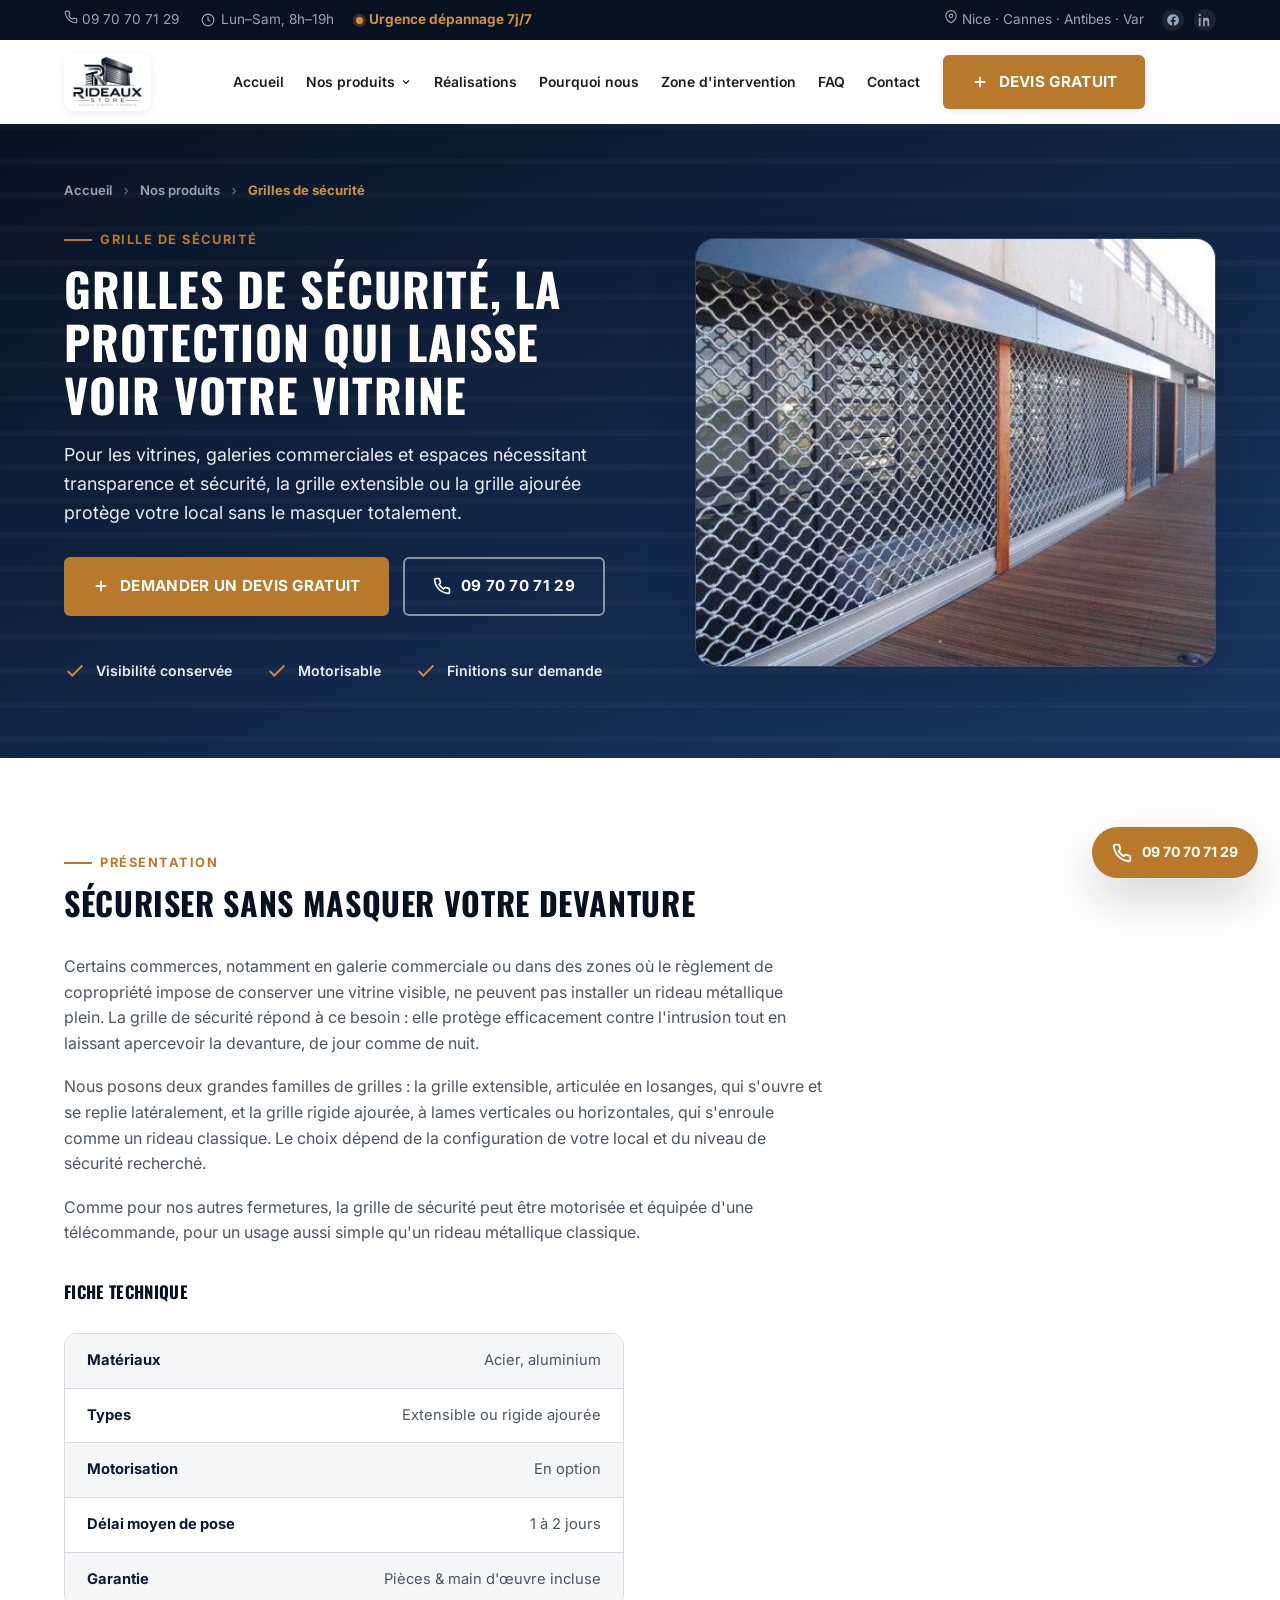
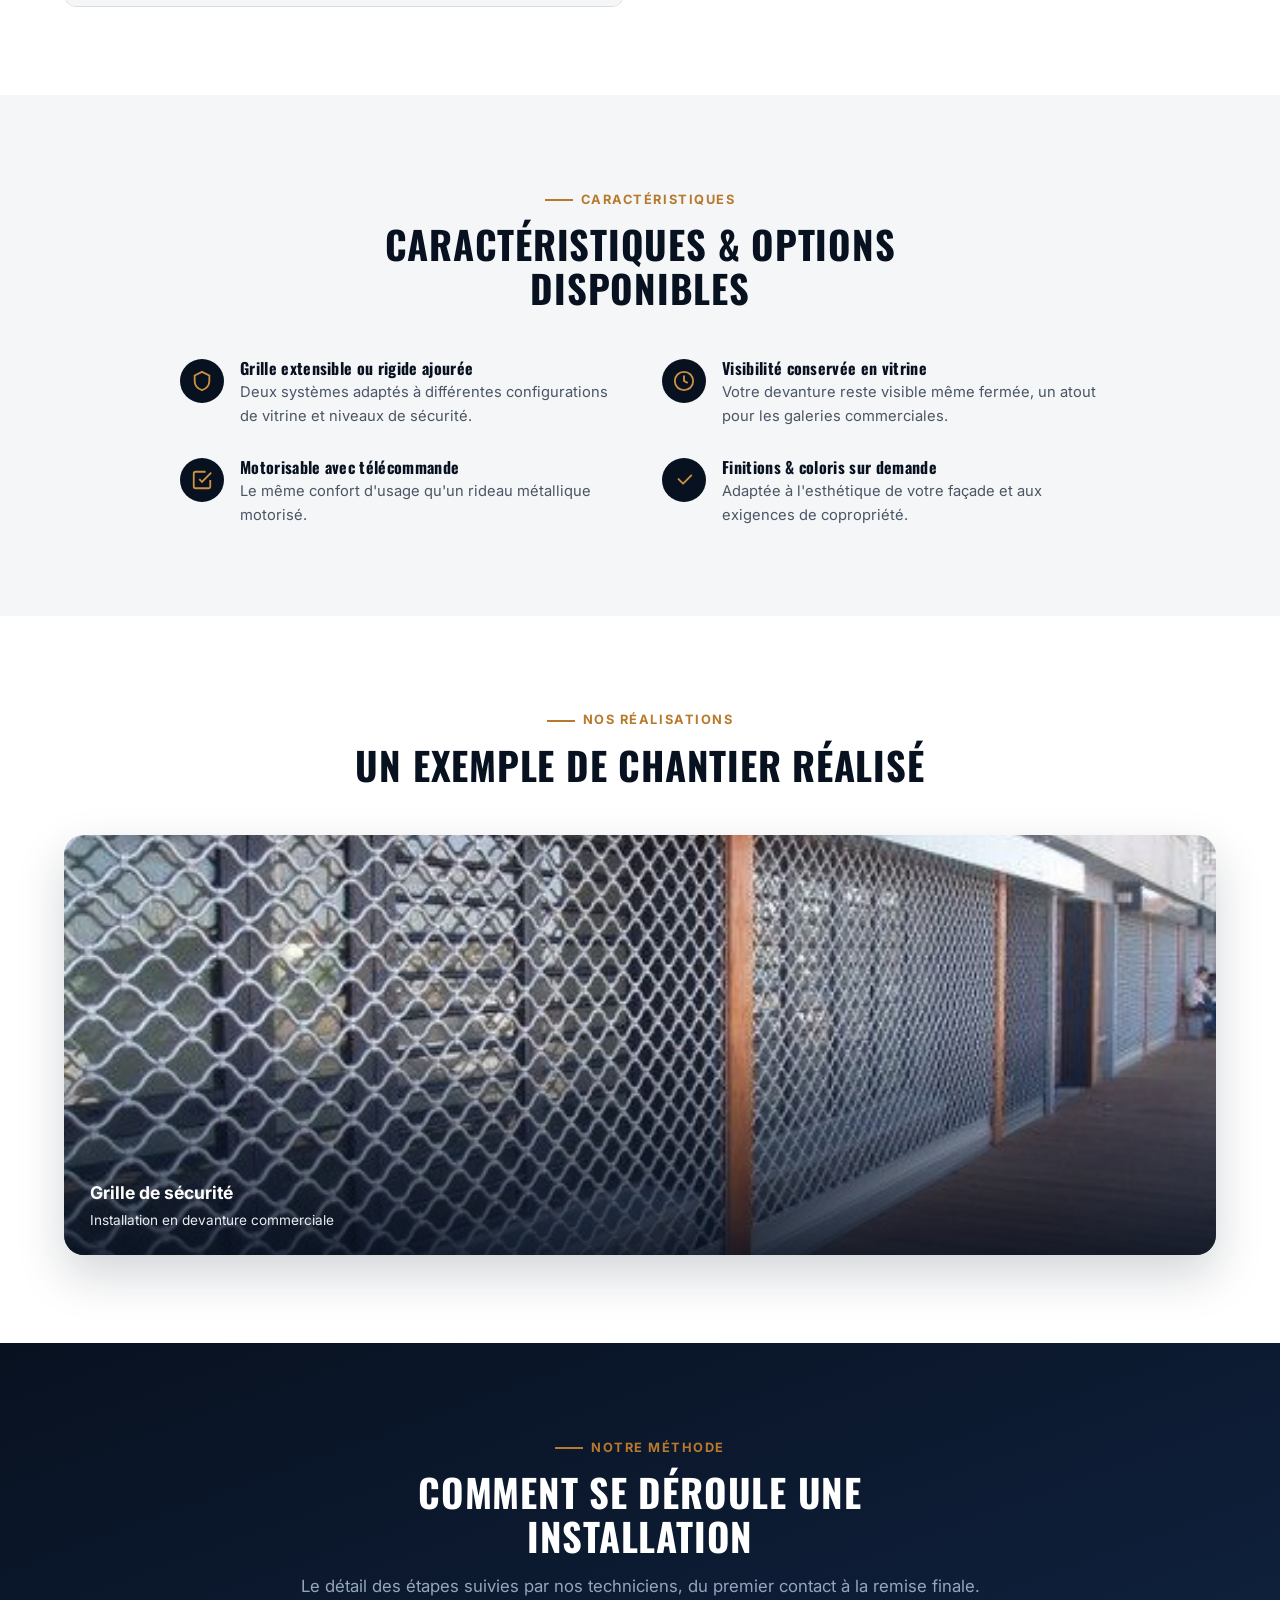
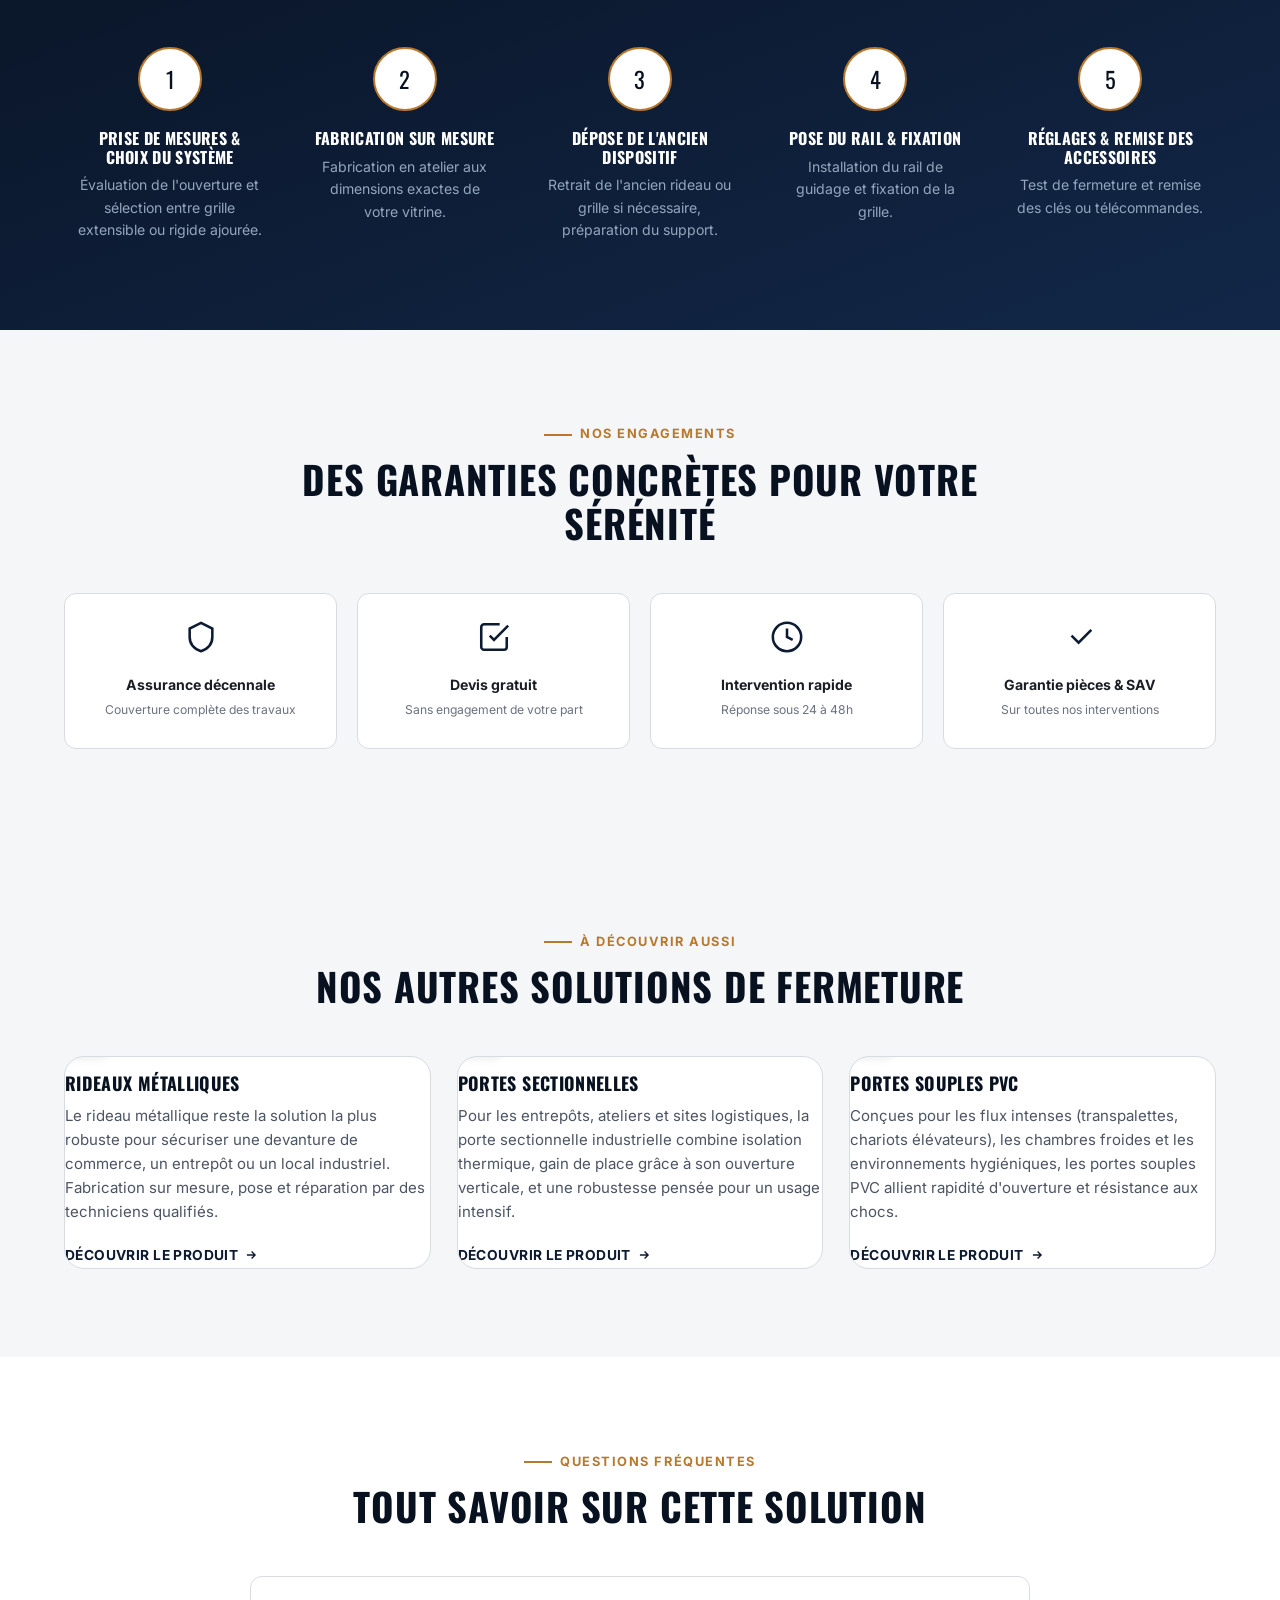
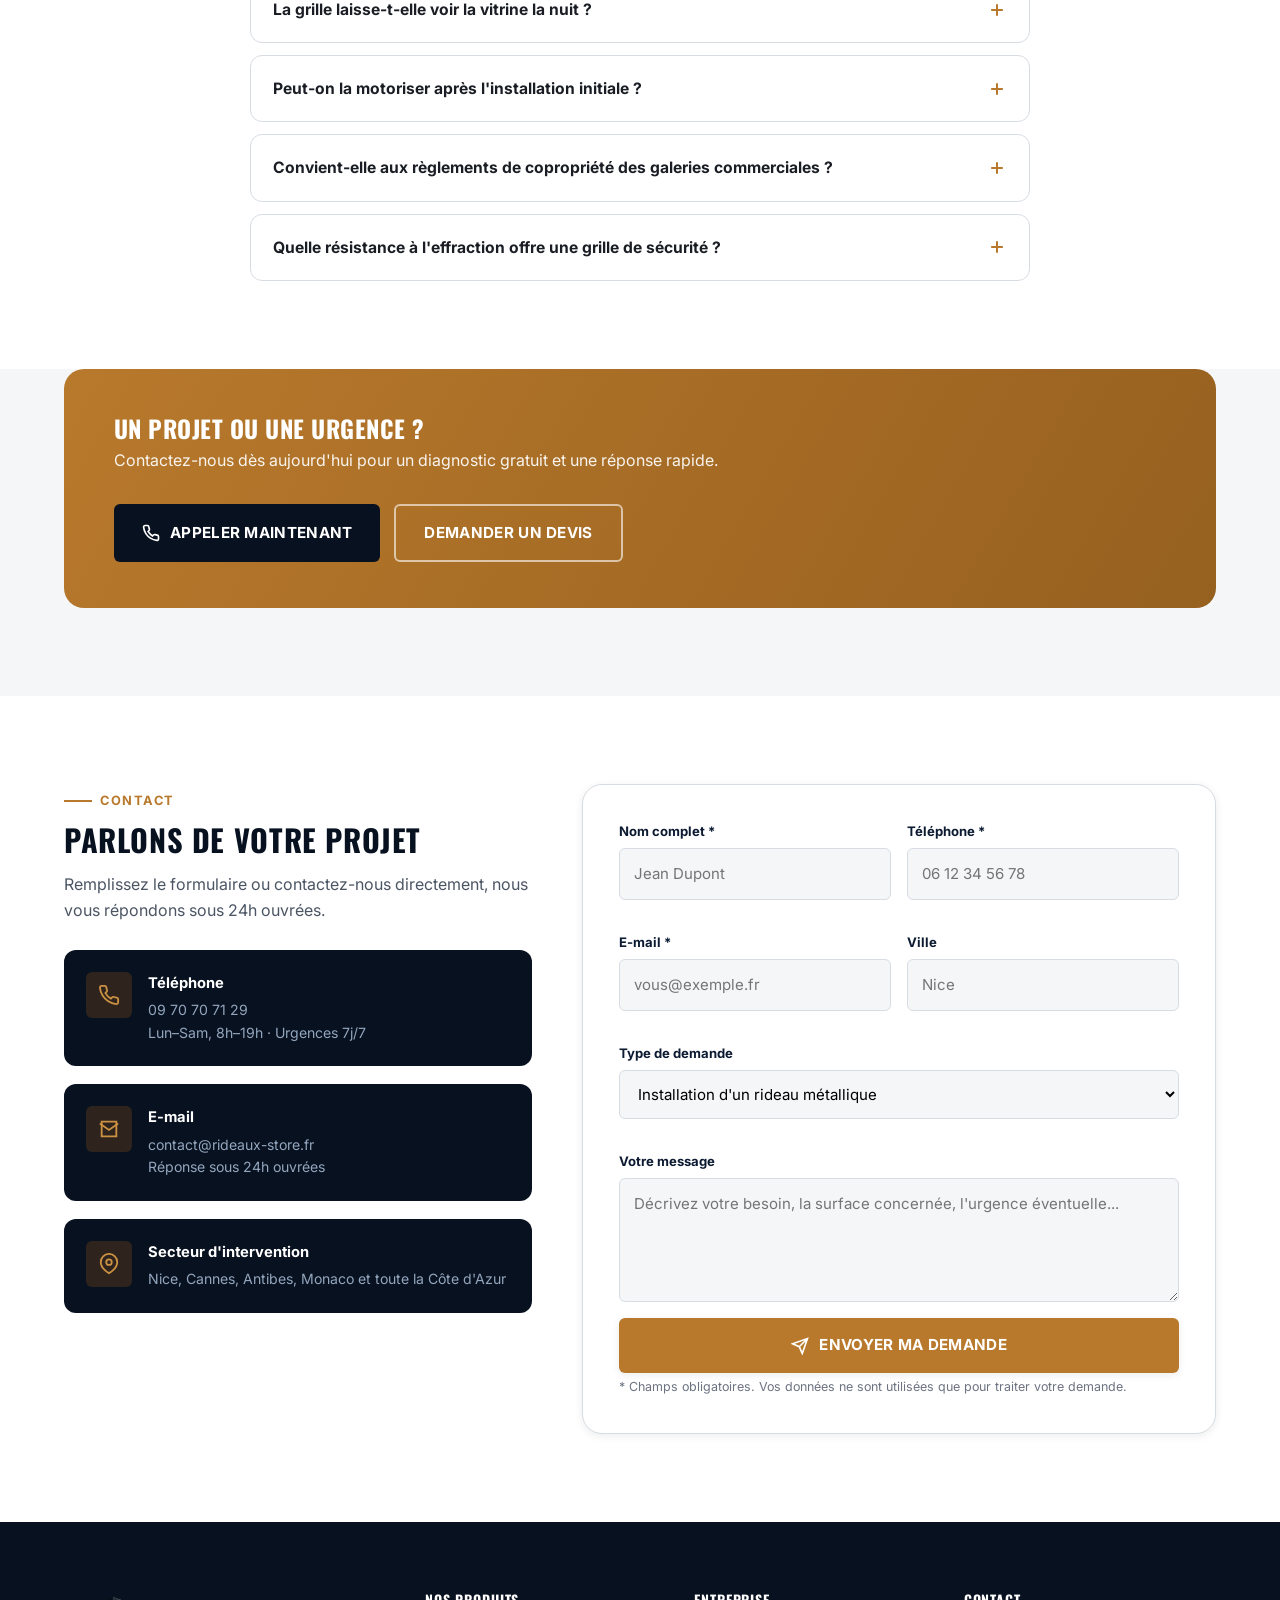
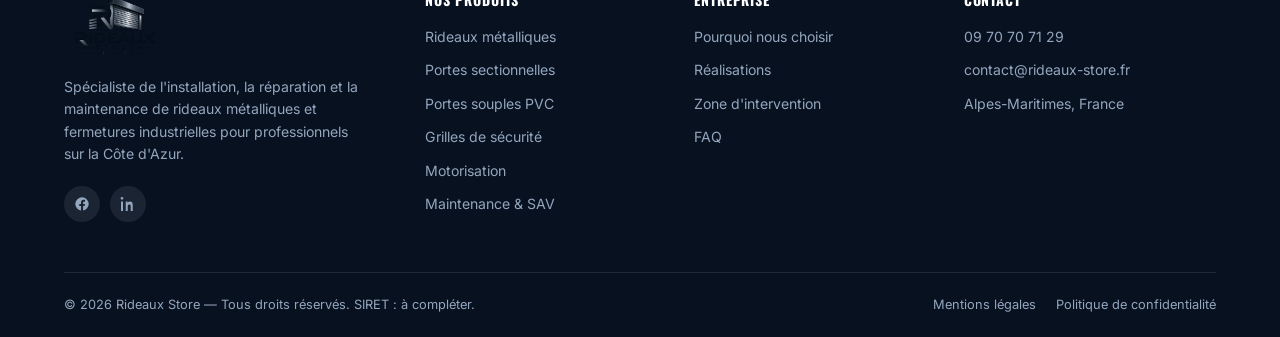
<file: grilles-securite.html>
<!DOCTYPE html>
<html lang="fr">
<head>
<meta charset="UTF-8">
<meta name="viewport" content="width=device-width, initial-scale=1">
<title>Grilles de Sécurité pour Vitrines — Rideaux Store | Côte d'Azur</title>
<meta name="description" content="Grilles de sécurité extensibles ou ajourées pour vitrines et galeries commerciales, sur mesure et motorisables. Devis gratuit sur la Côte d'Azur.">
<meta name="theme-color" content="#081120">
<link rel="preconnect" href="https://fonts.googleapis.com">
<link rel="preconnect" href="https://fonts.gstatic.com" crossorigin>
<link href="https://fonts.googleapis.com/css2?family=Oswald:wght@500;600;700&family=Inter:wght@400;500;600;700;800&display=swap" rel="stylesheet">
<link rel="stylesheet" href="css/style.css">
<link rel="icon" href="data:image/svg+xml,%3Csvg xmlns='http://www.w3.org/2000/svg' viewBox='0 0 100 100'%3E%3Crect width='100' height='100' rx='16' fill='%23081120'/%3E%3Cpath d='M20 35h60M20 50h60M20 65h60' stroke='%23b8792c' stroke-width='8' stroke-linecap='round'/%3E%3C/svg%3E">
</head>
<body>

<!-- Top bar -->
<div class="topbar">
  <div class="container">
    <div class="topbar-left">
      <a href="tel:+33970707129"><svg viewBox="0 0 24 24" fill="none" stroke="currentColor" stroke-width="2"><path d="M22 16.92v3a2 2 0 0 1-2.18 2 19.79 19.79 0 0 1-8.63-3.07 19.5 19.5 0 0 1-6-6 19.79 19.79 0 0 1-3.07-8.67A2 2 0 0 1 4.11 2h3a2 2 0 0 1 2 1.72c.127.96.362 1.903.7 2.81a2 2 0 0 1-.45 2.11L8.09 9.91a16 16 0 0 0 6 6l1.27-1.27a2 2 0 0 1 2.11-.45c.907.338 1.85.573 2.81.7A2 2 0 0 1 22 16.92z"/></svg> 09 70 70 71 29</a>
      <span><svg viewBox="0 0 24 24" fill="none" stroke="currentColor" stroke-width="2"><circle cx="12" cy="12" r="10"/><path d="M12 6v6l4 2"/></svg> Lun–Sam, 8h–19h</span>
      <span class="topbar-badge">Urgence dépannage 7j/7</span>
    </div>
    <div class="topbar-right">
      <span><svg viewBox="0 0 24 24" fill="none" stroke="currentColor" stroke-width="2"><path d="M21 10c0 7-9 12-9 12s-9-5-9-12a9 9 0 1 1 18 0z"/><circle cx="12" cy="10" r="3"/></svg> Nice · Cannes · Antibes · Var</span>
      <div class="topbar-social">
        <a href="#" aria-label="Facebook"><svg width="12" height="12" viewBox="0 0 24 24" fill="currentColor"><path d="M22 12a10 10 0 1 0-11.5 9.9v-7H7.9V12h2.6V9.8c0-2.6 1.5-4 3.8-4 1.1 0 2.2.2 2.2.2v2.5h-1.3c-1.2 0-1.6.8-1.6 1.6V12h2.8l-.4 2.9h-2.4v7A10 10 0 0 0 22 12z"/></svg></a>
        <a href="#" aria-label="LinkedIn"><svg width="12" height="12" viewBox="0 0 24 24" fill="currentColor"><path d="M4.98 3.5C4.98 4.6 4.1 5.5 3 5.5S1 4.6 1 3.5 1.9 1.5 3 1.5s1.98.9 1.98 2zM1.5 8.25h3V22.5h-3V8.25zM8.5 8.25h2.87v1.95h.04c.4-.76 1.4-1.95 3.4-1.95 3.6 0 4.3 2.4 4.3 5.5V22.5h-3v-6.2c0-1.5-.03-3.4-2.1-3.4-2.1 0-2.4 1.6-2.4 3.3v6.3h-3V8.25z"/></svg></a>
      </div>
    </div>
  </div>
</div>

<!-- Header -->
<header class="site-header">
  <div class="container">
    <a href="index.html" class="brand">
      <img src="Logo Rideaux Store.png" alt="Rideaux Store" class="brand-logo-img">
    </a>

    <button class="nav-toggle" aria-label="Ouvrir le menu" aria-expanded="false">
      <svg viewBox="0 0 24 24" fill="none" stroke="currentColor" stroke-width="2"><path d="M3 6h18M3 12h18M3 18h18" stroke-linecap="round"/></svg>
    </button>

    <nav class="main-nav">
      <ul>
        <li><a class="nav-link" href="index.html">Accueil</a></li>
        <li class="has-dropdown">
          <a class="nav-link" href="index.html#services">Nos produits <svg viewBox="0 0 24 24" fill="none" stroke="currentColor" stroke-width="2.4"><path d="M6 9l6 6 6-6"/></svg></a>
          <div class="dropdown">
            <a href="rideaux-metalliques.html"><svg viewBox="0 0 24 24" fill="none" stroke="currentColor" stroke-width="2"><path d="M4 7h16M4 12h16M4 17h16" stroke-linecap="round"/></svg> Rideaux métalliques</a>
            <a href="portes-sectionnelles.html"><svg viewBox="0 0 24 24" fill="none" stroke="currentColor" stroke-width="2"><rect x="4" y="4" width="16" height="16" rx="1.5"/><path d="M4 9.3h16M4 14.7h16" stroke-linecap="round"/></svg> Portes sectionnelles</a>
            <a href="portes-souples-pvc.html"><svg viewBox="0 0 24 24" fill="none" stroke="currentColor" stroke-width="2"><path d="M7 4v16M11 4v16M15 4v16M19 4v16" stroke-linecap="round"/></svg> Portes souples PVC</a>
            <a href="grilles-securite.html" style="color:var(--amber-500);"><svg viewBox="0 0 24 24" fill="none" stroke="currentColor" stroke-width="2"><path d="M4 4h16v16H4z"/><path d="M4 9h16M4 14h16M9 4v16M14 4v16"/></svg> Grilles de sécurité</a>
            <a href="motorisation-automatisme.html"><svg viewBox="0 0 24 24" fill="none" stroke="currentColor" stroke-width="2"><circle cx="12" cy="12" r="3"/><path d="M12 2v3M12 19v3M4.2 4.2l2.2 2.2M17.6 17.6l2.2 2.2M2 12h3M19 12h3M4.2 19.8l2.2-2.2M17.6 6.4l2.2-2.2"/></svg> Motorisation &amp; automatisme</a>
            <a href="maintenance-sav.html"><svg viewBox="0 0 24 24" fill="none" stroke="currentColor" stroke-width="2"><path d="M14.7 6.3a1 1 0 0 0 1.4 0l1.6-1.6a1 1 0 0 1 1.4 0l1.2 1.2a1 1 0 0 1 0 1.4l-1.6 1.6a1 1 0 0 0 0 1.4l3 3a1 1 0 0 1 0 1.4l-1.2 1.2a1 1 0 0 1-1.4 0l-3-3a1 1 0 0 0-1.4 0L6.5 21.2a1 1 0 0 1-1.4 0L3.9 20a1 1 0 0 1 0-1.4L12.1 10.4"/></svg> Maintenance &amp; SAV</a>
          </div>
        </li>
        <li><a class="nav-link" href="index.html#realisations">Réalisations</a></li>
        <li><a class="nav-link" href="index.html#pourquoi">Pourquoi nous</a></li>
        <li><a class="nav-link" href="index.html#zone">Zone d'intervention</a></li>
        <li><a class="nav-link" href="index.html#faq">FAQ</a></li>
        <li><a class="nav-link" href="#contact">Contact</a></li>
      </ul>
      <div class="header-cta">
        <div class="header-phone">
          <small>Besoin d'aide ?</small>
          <strong>09 70 70 71 29</strong>
        </div>
        <a href="#contact" class="btn btn-primary"><svg viewBox="0 0 24 24" fill="none" stroke="currentColor" stroke-width="2.4"><path d="M12 5v14M5 12h14"/></svg> <span>Devis gratuit</span></a>
      </div>
    </nav>
    <div class="nav-backdrop"></div>
  </div>
</header>

<main>

  <!-- HERO -->
  <section class="hero" style="padding:56px 0 76px;">
    <div class="container">
      <div class="breadcrumb reveal in">
        <a href="index.html">Accueil</a>
        <svg viewBox="0 0 24 24" fill="none" stroke="currentColor" stroke-width="2.4"><path d="M9 6l6 6-6 6"/></svg>
        <a href="index.html#services">Nos produits</a>
        <svg viewBox="0 0 24 24" fill="none" stroke="currentColor" stroke-width="2.4"><path d="M9 6l6 6-6 6"/></svg>
        <span aria-current="page">Grilles de sécurité</span>
      </div>
      <div class="hero-grid">
        <div class="reveal in">
          <div class="eyebrow">Grille de sécurité</div>
          <h1 style="font-size:clamp(1.9rem, 3.6vw, 2.9rem);">Grilles de sécurité, la protection qui laisse voir votre vitrine</h1>
          <p class="lead">Pour les vitrines, galeries commerciales et espaces nécessitant transparence et sécurité, la grille extensible ou la grille ajourée protège votre local sans le masquer totalement.</p>
          <div class="hero-actions">
            <a href="#contact" class="btn btn-primary"><svg viewBox="0 0 24 24" fill="none" stroke="currentColor" stroke-width="2.4"><path d="M12 5v14M5 12h14"/></svg> Demander un devis gratuit</a>
            <a href="tel:+33970707129" class="btn btn-outline"><svg viewBox="0 0 24 24" fill="none" stroke="currentColor" stroke-width="2.2"><path d="M22 16.92v3a2 2 0 0 1-2.18 2 19.79 19.79 0 0 1-8.63-3.07 19.5 19.5 0 0 1-6-6 19.79 19.79 0 0 1-3.07-8.67A2 2 0 0 1 4.11 2h3a2 2 0 0 1 2 1.72c.127.96.362 1.903.7 2.81a2 2 0 0 1-.45 2.11L8.09 9.91a16 16 0 0 0 6 6l1.27-1.27a2 2 0 0 1 2.11-.45c.907.338 1.85.573 2.81.7A2 2 0 0 1 22 16.92z"/></svg> 09 70 70 71 29</a>
          </div>
          <div class="hero-badges">
          <div class="hero-badge"><svg viewBox="0 0 24 24" fill="none" stroke="currentColor" stroke-width="2"><path d="M20 6L9 17l-5-5"/></svg> Visibilité conservée</div>
          <div class="hero-badge"><svg viewBox="0 0 24 24" fill="none" stroke="currentColor" stroke-width="2"><path d="M20 6L9 17l-5-5"/></svg> Motorisable</div>
          <div class="hero-badge"><svg viewBox="0 0 24 24" fill="none" stroke="currentColor" stroke-width="2"><path d="M20 6L9 17l-5-5"/></svg> Finitions sur demande</div>
          </div>
        </div>
        <div class="hero-photo-card reveal in">
          <img src="Grilles de sécurité.jpg" alt="Grille de sécurité — Installation en devanture commerciale" loading="eager">
        </div>
      </div>
    </div>
  </section>

  <!-- DESCRIPTION -->
  <section>
    <div class="container">
      <div class="section-head reveal" style="text-align:left;margin:0 0 32px;max-width:100%;">
        <div class="eyebrow">Présentation</div>
        <h2 style="font-size:clamp(1.5rem, 2.6vw, 2rem);">Sécuriser sans masquer votre devanture</h2>
      </div>
      <div class="prose reveal">
        <p>Certains commerces, notamment en galerie commerciale ou dans des zones où le règlement de copropriété impose de conserver une vitrine visible, ne peuvent pas installer un rideau métallique plein. La grille de sécurité répond à ce besoin : elle protège efficacement contre l'intrusion tout en laissant apercevoir la devanture, de jour comme de nuit.</p>
        <p>Nous posons deux grandes familles de grilles : la grille extensible, articulée en losanges, qui s'ouvre et se replie latéralement, et la grille rigide ajourée, à lames verticales ou horizontales, qui s'enroule comme un rideau classique. Le choix dépend de la configuration de votre local et du niveau de sécurité recherché.</p>
        <p>Comme pour nos autres fermetures, la grille de sécurité peut être motorisée et équipée d'une télécommande, pour un usage aussi simple qu'un rideau métallique classique.</p>
      </div>
      <div class="reveal" style="margin-top:8px;">
        <h3 style="font-family:var(--font-head);text-transform:uppercase;font-size:1.05rem;letter-spacing:0.02em;color:var(--navy-950);margin-top:36px;">Fiche technique</h3>
      <div class="spec-table reveal" style="margin-top:32px;">
          <div class="spec-row"><span class="label">Matériaux</span><span class="value">Acier, aluminium</span></div>
          <div class="spec-row"><span class="label">Types</span><span class="value">Extensible ou rigide ajourée</span></div>
          <div class="spec-row"><span class="label">Motorisation</span><span class="value">En option</span></div>
          <div class="spec-row"><span class="label">Délai moyen de pose</span><span class="value">1 à 2 jours</span></div>
          <div class="spec-row"><span class="label">Garantie</span><span class="value">Pièces &amp; main d'œuvre incluse</span></div>
      </div>

      </div>
    </div>
  </section>

  <!-- FEATURES -->
  <section class="bg-alt">
    <div class="container">
      <div class="section-head reveal">
        <div class="eyebrow" style="justify-content:center">Caractéristiques</div>
        <h2>Caractéristiques &amp; options disponibles</h2>
      </div>
      <div class="why-list" style="max-width:920px;margin:0 auto;display:grid;grid-template-columns:repeat(2,1fr);gap:30px 44px;">
          <div class="why-item reveal">
            <div class="why-icon"><svg viewBox="0 0 24 24" fill="none" stroke="currentColor" stroke-width="2"><path d="M12 2l8 4v6c0 5-3.5 8.5-8 10-4.5-1.5-8-5-8-10V6l8-4z"/></svg></div>
            <div><h4>Grille extensible ou rigide ajourée</h4><p>Deux systèmes adaptés à différentes configurations de vitrine et niveaux de sécurité.</p></div>
          </div>
          <div class="why-item reveal">
            <div class="why-icon"><svg viewBox="0 0 24 24" fill="none" stroke="currentColor" stroke-width="2"><circle cx="12" cy="12" r="10"/><path d="M12 6v6l4 2"/></svg></div>
            <div><h4>Visibilité conservée en vitrine</h4><p>Votre devanture reste visible même fermée, un atout pour les galeries commerciales.</p></div>
          </div>
          <div class="why-item reveal">
            <div class="why-icon"><svg viewBox="0 0 24 24" fill="none" stroke="currentColor" stroke-width="2"><path d="M9 11l3 3L22 4"/><path d="M21 12v7a2 2 0 0 1-2 2H5a2 2 0 0 1-2-2V5a2 2 0 0 1 2-2h11"/></svg></div>
            <div><h4>Motorisable avec télécommande</h4><p>Le même confort d'usage qu'un rideau métallique motorisé.</p></div>
          </div>
          <div class="why-item reveal">
            <div class="why-icon"><svg viewBox="0 0 24 24" fill="none" stroke="currentColor" stroke-width="2"><path d="M20 7l-9 9-5-5" stroke-linecap="round" stroke-linejoin="round"/></svg></div>
            <div><h4>Finitions &amp; coloris sur demande</h4><p>Adaptée à l'esthétique de votre façade et aux exigences de copropriété.</p></div>
          </div>
      </div>
    </div>
  </section>

  <!-- REALISATIONS -->
  <section id="realisations">
    <div class="container">
      <div class="section-head reveal">
        <div class="eyebrow" style="justify-content:center">Nos réalisations</div>
        <h2>Un exemple de chantier réalisé</h2>
      </div>
      <div class="realisation-photo reveal">
        <img src="Grilles de sécurité.jpg" alt="Grille de sécurité — Installation en devanture commerciale" loading="lazy">
        <div class="realisation-caption">
          <strong>Grille de sécurité</strong>
          <span>Installation en devanture commerciale</span>
        </div>
      </div>
    </div>
  </section>

  <!-- PROCESS -->
  <section class="bg-navy">
    <div class="container">
      <div class="section-head reveal">
        <div class="eyebrow" style="justify-content:center">Notre méthode</div>
        <h2>Comment se déroule une installation</h2>
        <p style="color:var(--steel-300)">Le détail des étapes suivies par nos techniciens, du premier contact à la remise finale.</p>
      </div>
      <div class="process-grid" style="--steps:5;">
        <div class="process-step reveal"><div class="num">1</div><h4>Prise de mesures &amp; choix du système</h4><p>Évaluation de l'ouverture et sélection entre grille extensible ou rigide ajourée.</p></div>
        <div class="process-step reveal"><div class="num">2</div><h4>Fabrication sur mesure</h4><p>Fabrication en atelier aux dimensions exactes de votre vitrine.</p></div>
        <div class="process-step reveal"><div class="num">3</div><h4>Dépose de l'ancien dispositif</h4><p>Retrait de l'ancien rideau ou grille si nécessaire, préparation du support.</p></div>
        <div class="process-step reveal"><div class="num">4</div><h4>Pose du rail &amp; fixation</h4><p>Installation du rail de guidage et fixation de la grille.</p></div>
        <div class="process-step reveal"><div class="num">5</div><h4>Réglages &amp; remise des accessoires</h4><p>Test de fermeture et remise des clés ou télécommandes.</p></div>
      </div>
    </div>
  </section>

  <!-- TRUST -->
  <section class="bg-alt">
    <div class="container">
      <div class="section-head reveal">
        <div class="eyebrow" style="justify-content:center">Nos engagements</div>
        <h2>Des garanties concrètes pour votre sérénité</h2>
      </div>
      <div class="cert-grid">
        <div class="cert-item reveal"><svg viewBox="0 0 24 24" fill="none" stroke="currentColor" stroke-width="1.8"><path d="M12 2l8 4v6c0 5-3.5 8.5-8 10-4.5-1.5-8-5-8-10V6l8-4z"/></svg><strong>Assurance décennale</strong><span>Couverture complète des travaux</span></div>
        <div class="cert-item reveal"><svg viewBox="0 0 24 24" fill="none" stroke="currentColor" stroke-width="1.8"><path d="M9 11l3 3L22 4"/><path d="M21 12v7a2 2 0 0 1-2 2H5a2 2 0 0 1-2-2V5a2 2 0 0 1 2-2h11"/></svg><strong>Devis gratuit</strong><span>Sans engagement de votre part</span></div>
        <div class="cert-item reveal"><svg viewBox="0 0 24 24" fill="none" stroke="currentColor" stroke-width="1.8"><circle cx="12" cy="12" r="10"/><path d="M12 6v6l4 2"/></svg><strong>Intervention rapide</strong><span>Réponse sous 24 à 48h</span></div>
        <div class="cert-item reveal"><svg viewBox="0 0 24 24" fill="none" stroke="currentColor" stroke-width="1.8"><path d="M20 7l-9 9-5-5"/></svg><strong>Garantie pièces &amp; SAV</strong><span>Sur toutes nos interventions</span></div>
      </div>
    </div>
  </section>

  <!-- RELATED -->
  <section class="bg-alt">
    <div class="container">
      <div class="section-head reveal">
        <div class="eyebrow" style="justify-content:center">À découvrir aussi</div>
        <h2>Nos autres solutions de fermeture</h2>
      </div>
      <div class="services-grid">
        <div class="service-card reveal">
          <div class="service-icon"><svg viewBox="0 0 24 24" fill="none" stroke="currentColor" stroke-width="2"><path d="M4 7h16M4 12h16M4 17h16" stroke-linecap="round"/></svg></div>
          <h3>Rideaux métalliques</h3>
          <p>Le rideau métallique reste la solution la plus robuste pour sécuriser une devanture de commerce, un entrepôt ou un local industriel. Fabrication sur mesure, pose et réparation par des techniciens qualifiés.</p>
          <a href="rideaux-metalliques.html" class="card-link">Découvrir le produit <svg viewBox="0 0 24 24" fill="none" stroke="currentColor" stroke-width="2.4"><path d="M5 12h14M13 6l6 6-6 6"/></svg></a>
        </div>
        <div class="service-card reveal">
          <div class="service-icon"><svg viewBox="0 0 24 24" fill="none" stroke="currentColor" stroke-width="2"><rect x="4" y="4" width="16" height="16" rx="1.5"/><path d="M4 9.3h16M4 14.7h16" stroke-linecap="round"/></svg></div>
          <h3>Portes sectionnelles</h3>
          <p>Pour les entrepôts, ateliers et sites logistiques, la porte sectionnelle industrielle combine isolation thermique, gain de place grâce à son ouverture verticale, et une robustesse pensée pour un usage intensif.</p>
          <a href="portes-sectionnelles.html" class="card-link">Découvrir le produit <svg viewBox="0 0 24 24" fill="none" stroke="currentColor" stroke-width="2.4"><path d="M5 12h14M13 6l6 6-6 6"/></svg></a>
        </div>
        <div class="service-card reveal">
          <div class="service-icon"><svg viewBox="0 0 24 24" fill="none" stroke="currentColor" stroke-width="2"><path d="M7 4v16M11 4v16M15 4v16M19 4v16" stroke-linecap="round"/></svg></div>
          <h3>Portes souples PVC</h3>
          <p>Conçues pour les flux intenses (transpalettes, chariots élévateurs), les chambres froides et les environnements hygiéniques, les portes souples PVC allient rapidité d'ouverture et résistance aux chocs.</p>
          <a href="portes-souples-pvc.html" class="card-link">Découvrir le produit <svg viewBox="0 0 24 24" fill="none" stroke="currentColor" stroke-width="2.4"><path d="M5 12h14M13 6l6 6-6 6"/></svg></a>
        </div>
      </div>
    </div>
  </section>

  <!-- FAQ -->
  <section id="faq">
    <div class="container">
      <div class="section-head reveal">
        <div class="eyebrow" style="justify-content:center">Questions fréquentes</div>
        <h2>Tout savoir sur cette solution</h2>
      </div>
      <div class="faq-list">
        <div class="faq-item reveal">
          <button class="faq-q">La grille laisse-t-elle voir la vitrine la nuit ?<svg viewBox="0 0 24 24" fill="none" stroke="currentColor" stroke-width="2.4"><path d="M12 5v14M5 12h14"/></svg></button>
          <div class="faq-a"><p>Oui, c'est justement l'intérêt de la grille par rapport à un rideau plein : elle laisse apercevoir la devanture tout en empêchant l'accès, ce qui est souvent exigé par les galeries commerciales ou les copropriétés.</p></div>
        </div>
        <div class="faq-item reveal">
          <button class="faq-q">Peut-on la motoriser après l'installation initiale ?<svg viewBox="0 0 24 24" fill="none" stroke="currentColor" stroke-width="2.4"><path d="M12 5v14M5 12h14"/></svg></button>
          <div class="faq-a"><p>Dans la plupart des cas, une grille posée manuellement peut être équipée d'une motorisation par la suite ; nous évaluons la faisabilité lors d'un diagnostic sur site.</p></div>
        </div>
        <div class="faq-item reveal">
          <button class="faq-q">Convient-elle aux règlements de copropriété des galeries commerciales ?<svg viewBox="0 0 24 24" fill="none" stroke="currentColor" stroke-width="2.4"><path d="M12 5v14M5 12h14"/></svg></button>
          <div class="faq-a"><p>La grille de sécurité est généralement la solution privilégiée dans ce contexte, mais nous vous recommandons de vérifier le règlement spécifique de votre copropriété avant l'installation ; nous pouvons vous accompagner dans cette vérification.</p></div>
        </div>
        <div class="faq-item reveal">
          <button class="faq-q">Quelle résistance à l'effraction offre une grille de sécurité ?<svg viewBox="0 0 24 24" fill="none" stroke="currentColor" stroke-width="2.4"><path d="M12 5v14M5 12h14"/></svg></button>
          <div class="faq-a"><p>La résistance dépend du modèle choisi (épaisseur, matériau, système de verrouillage) ; nous vous orientons vers l'option la plus adaptée à votre niveau de risque lors du devis.</p></div>
        </div>
      </div>
    </div>
  </section>

  <!-- CTA BANNER -->
  <section class="bg-alt" style="padding-top:0;">
    <div class="container">
      <div class="cta-banner reveal">
        <div>
          <h3>Un projet ou une urgence ?</h3>
          <p>Contactez-nous dès aujourd'hui pour un diagnostic gratuit et une réponse rapide.</p>
        </div>
        <div class="cta-actions">
          <a href="tel:+33970707129" class="btn btn-dark"><svg viewBox="0 0 24 24" fill="none" stroke="currentColor" stroke-width="2.2"><path d="M22 16.92v3a2 2 0 0 1-2.18 2 19.79 19.79 0 0 1-8.63-3.07 19.5 19.5 0 0 1-6-6 19.79 19.79 0 0 1-3.07-8.67A2 2 0 0 1 4.11 2h3a2 2 0 0 1 2 1.72c.127.96.362 1.903.7 2.81a2 2 0 0 1-.45 2.11L8.09 9.91a16 16 0 0 0 6 6l1.27-1.27a2 2 0 0 1 2.11-.45c.907.338 1.85.573 2.81.7A2 2 0 0 1 22 16.92z"/></svg> Appeler maintenant</a>
          <a href="#contact" class="btn btn-outline">Demander un devis</a>
        </div>
      </div>
    </div>
  </section>

  <!-- CONTACT -->
  <section id="contact">
    <div class="container contact-wrap">
      <div class="reveal">
        <div class="eyebrow">Contact</div>
        <h2 style="font-size:1.9rem;">Parlons de votre projet</h2>
        <p style="color:var(--gray-700);margin:14px 0 26px;">Remplissez le formulaire ou contactez-nous directement, nous vous répondons sous 24h ouvrées.</p>
        <div class="contact-cards">
          <div class="contact-card">
            <div class="ic"><svg viewBox="0 0 24 24" fill="none" stroke="currentColor" stroke-width="2"><path d="M22 16.92v3a2 2 0 0 1-2.18 2 19.79 19.79 0 0 1-8.63-3.07 19.5 19.5 0 0 1-6-6 19.79 19.79 0 0 1-3.07-8.67A2 2 0 0 1 4.11 2h3a2 2 0 0 1 2 1.72c.127.96.362 1.903.7 2.81a2 2 0 0 1-.45 2.11L8.09 9.91a16 16 0 0 0 6 6l1.27-1.27a2 2 0 0 1 2.11-.45c.907.338 1.85.573 2.81.7A2 2 0 0 1 22 16.92z"/></svg></div>
            <div><strong>Téléphone</strong><a href="tel:+33970707129">09 70 70 71 29</a><span>Lun–Sam, 8h–19h · Urgences 7j/7</span></div>
          </div>
          <div class="contact-card">
            <div class="ic"><svg viewBox="0 0 24 24" fill="none" stroke="currentColor" stroke-width="2"><path d="M4 4h16v16H4z"/><path d="M22 6l-10 7L2 6"/></svg></div>
            <div><strong>E-mail</strong><a href="mailto:contact@rideaux-store.fr">contact@rideaux-store.fr</a><span>Réponse sous 24h ouvrées</span></div>
          </div>
          <div class="contact-card">
            <div class="ic"><svg viewBox="0 0 24 24" fill="none" stroke="currentColor" stroke-width="2"><path d="M21 10c0 7-9 12-9 12s-9-5-9-12a9 9 0 1 1 18 0z"/><circle cx="12" cy="10" r="3"/></svg></div>
            <div><strong>Secteur d'intervention</strong><span>Nice, Cannes, Antibes, Monaco et toute la Côte d'Azur</span></div>
          </div>
        </div>
      </div>

      <div class="form-card reveal">
        <form id="quote-form">
          <div class="form-grid">
            <div class="form-field"><label for="f-name">Nom complet *</label><input id="f-name" type="text" required placeholder="Jean Dupont"></div>
            <div class="form-field"><label for="f-phone">Téléphone *</label><input id="f-phone" type="tel" required placeholder="06 12 34 56 78"></div>
            <div class="form-field"><label for="f-email">E-mail *</label><input id="f-email" type="email" required placeholder="vous@exemple.fr"></div>
            <div class="form-field"><label for="f-city">Ville</label><input id="f-city" type="text" placeholder="Nice"></div>
            <div class="form-field full"><label for="f-service">Type de demande</label>
              <select id="f-service">
                <option>Installation d'un rideau métallique</option>
                <option>Réparation / dépannage urgent</option>
                <option>Porte sectionnelle industrielle</option>
                <option>Porte souple PVC</option>
                <option>Contrat de maintenance</option>
                <option>Autre demande</option>
              </select>
            </div>
            <div class="form-field full"><label for="f-message">Votre message</label><textarea id="f-message" rows="4" placeholder="Décrivez votre besoin, la surface concernée, l'urgence éventuelle..."></textarea></div>
          </div>
          <button type="submit" class="btn btn-primary btn-block"><svg viewBox="0 0 24 24" fill="none" stroke="currentColor" stroke-width="2.2"><path d="M22 2L11 13M22 2l-7 20-4-9-9-4 20-7z"/></svg> Envoyer ma demande</button>
          <p class="form-note">* Champs obligatoires. Vos données ne sont utilisées que pour traiter votre demande.</p>
          <div class="form-success"><svg viewBox="0 0 24 24" fill="none" stroke="currentColor" stroke-width="2.4"><path d="M20 6L9 17l-5-5"/></svg> Merci ! Votre demande a bien été enregistrée, nous revenons vers vous rapidement.</div>
        </form>
      </div>
    </div>
  </section>

</main>

<!-- FOOTER -->
<footer class="site-footer">
  <div class="container">
    <div class="footer-grid">
      <div class="footer-brand">
        <a href="index.html" class="brand">
          <img src="Logo Rideaux Store.png" alt="Rideaux Store" class="brand-logo-img">
        </a>
        <p>Spécialiste de l'installation, la réparation et la maintenance de rideaux métalliques et fermetures industrielles pour professionnels sur la Côte d'Azur.</p>
        <div class="footer-social">
          <a href="#" aria-label="Facebook"><svg viewBox="0 0 24 24" fill="currentColor"><path d="M22 12a10 10 0 1 0-11.5 9.9v-7H7.9V12h2.6V9.8c0-2.6 1.5-4 3.8-4 1.1 0 2.2.2 2.2.2v2.5h-1.3c-1.2 0-1.6.8-1.6 1.6V12h2.8l-.4 2.9h-2.4v7A10 10 0 0 0 22 12z"/></svg></a>
          <a href="#" aria-label="LinkedIn"><svg viewBox="0 0 24 24" fill="currentColor"><path d="M4.98 3.5C4.98 4.6 4.1 5.5 3 5.5S1 4.6 1 3.5 1.9 1.5 3 1.5s1.98.9 1.98 2zM1.5 8.25h3V22.5h-3V8.25zM8.5 8.25h2.87v1.95h.04c.4-.76 1.4-1.95 3.4-1.95 3.6 0 4.3 2.4 4.3 5.5V22.5h-3v-6.2c0-1.5-.03-3.4-2.1-3.4-2.1 0-2.4 1.6-2.4 3.3v6.3h-3V8.25z"/></svg></a>
        </div>
      </div>
      <div>
        <h4>Nos produits</h4>
        <div class="footer-links">
          <a href="rideaux-metalliques.html">Rideaux métalliques</a>
          <a href="portes-sectionnelles.html">Portes sectionnelles</a>
          <a href="portes-souples-pvc.html">Portes souples PVC</a>
          <a href="grilles-securite.html">Grilles de sécurité</a>
          <a href="motorisation-automatisme.html">Motorisation</a>
          <a href="maintenance-sav.html">Maintenance &amp; SAV</a>
        </div>
      </div>
      <div>
        <h4>Entreprise</h4>
        <div class="footer-links">
          <a href="index.html#pourquoi">Pourquoi nous choisir</a>
          <a href="index.html#realisations">Réalisations</a>
          <a href="index.html#zone">Zone d'intervention</a>
          <a href="index.html#faq">FAQ</a>
        </div>
      </div>
      <div>
        <h4>Contact</h4>
        <div class="footer-links">
          <a href="tel:+33970707129">09 70 70 71 29</a>
          <a href="mailto:contact@rideaux-store.fr">contact@rideaux-store.fr</a>
          <span>Alpes-Maritimes, France</span>
        </div>
      </div>
    </div>
    <div class="footer-bottom">
      <span>© <span id="current-year">2026</span> Rideaux Store — Tous droits réservés. SIRET : à compléter.</span>
      <div class="footer-bottom-links">
        <a href="#">Mentions légales</a>
        <a href="#">Politique de confidentialité</a>
      </div>
    </div>
  </div>
</footer>

<a href="tel:+33970707129" class="float-call"><svg viewBox="0 0 24 24" fill="none" stroke="currentColor" stroke-width="2.2"><path d="M22 16.92v3a2 2 0 0 1-2.18 2 19.79 19.79 0 0 1-8.63-3.07 19.5 19.5 0 0 1-6-6 19.79 19.79 0 0 1-3.07-8.67A2 2 0 0 1 4.11 2h3a2 2 0 0 1 2 1.72c.127.96.362 1.903.7 2.81a2 2 0 0 1-.45 2.11L8.09 9.91a16 16 0 0 0 6 6l1.27-1.27a2 2 0 0 1 2.11-.45c.907.338 1.85.573 2.81.7A2 2 0 0 1 22 16.92z"/></svg> <span class="label">09 70 70 71 29</span></a>
<button class="back-to-top" aria-label="Retour en haut"><svg viewBox="0 0 24 24" fill="none" stroke="currentColor" stroke-width="2.4"><path d="M18 15l-6-6-6 6"/></svg></button>

<script src="js/main.js"></script>
</body>
</html>
</file>
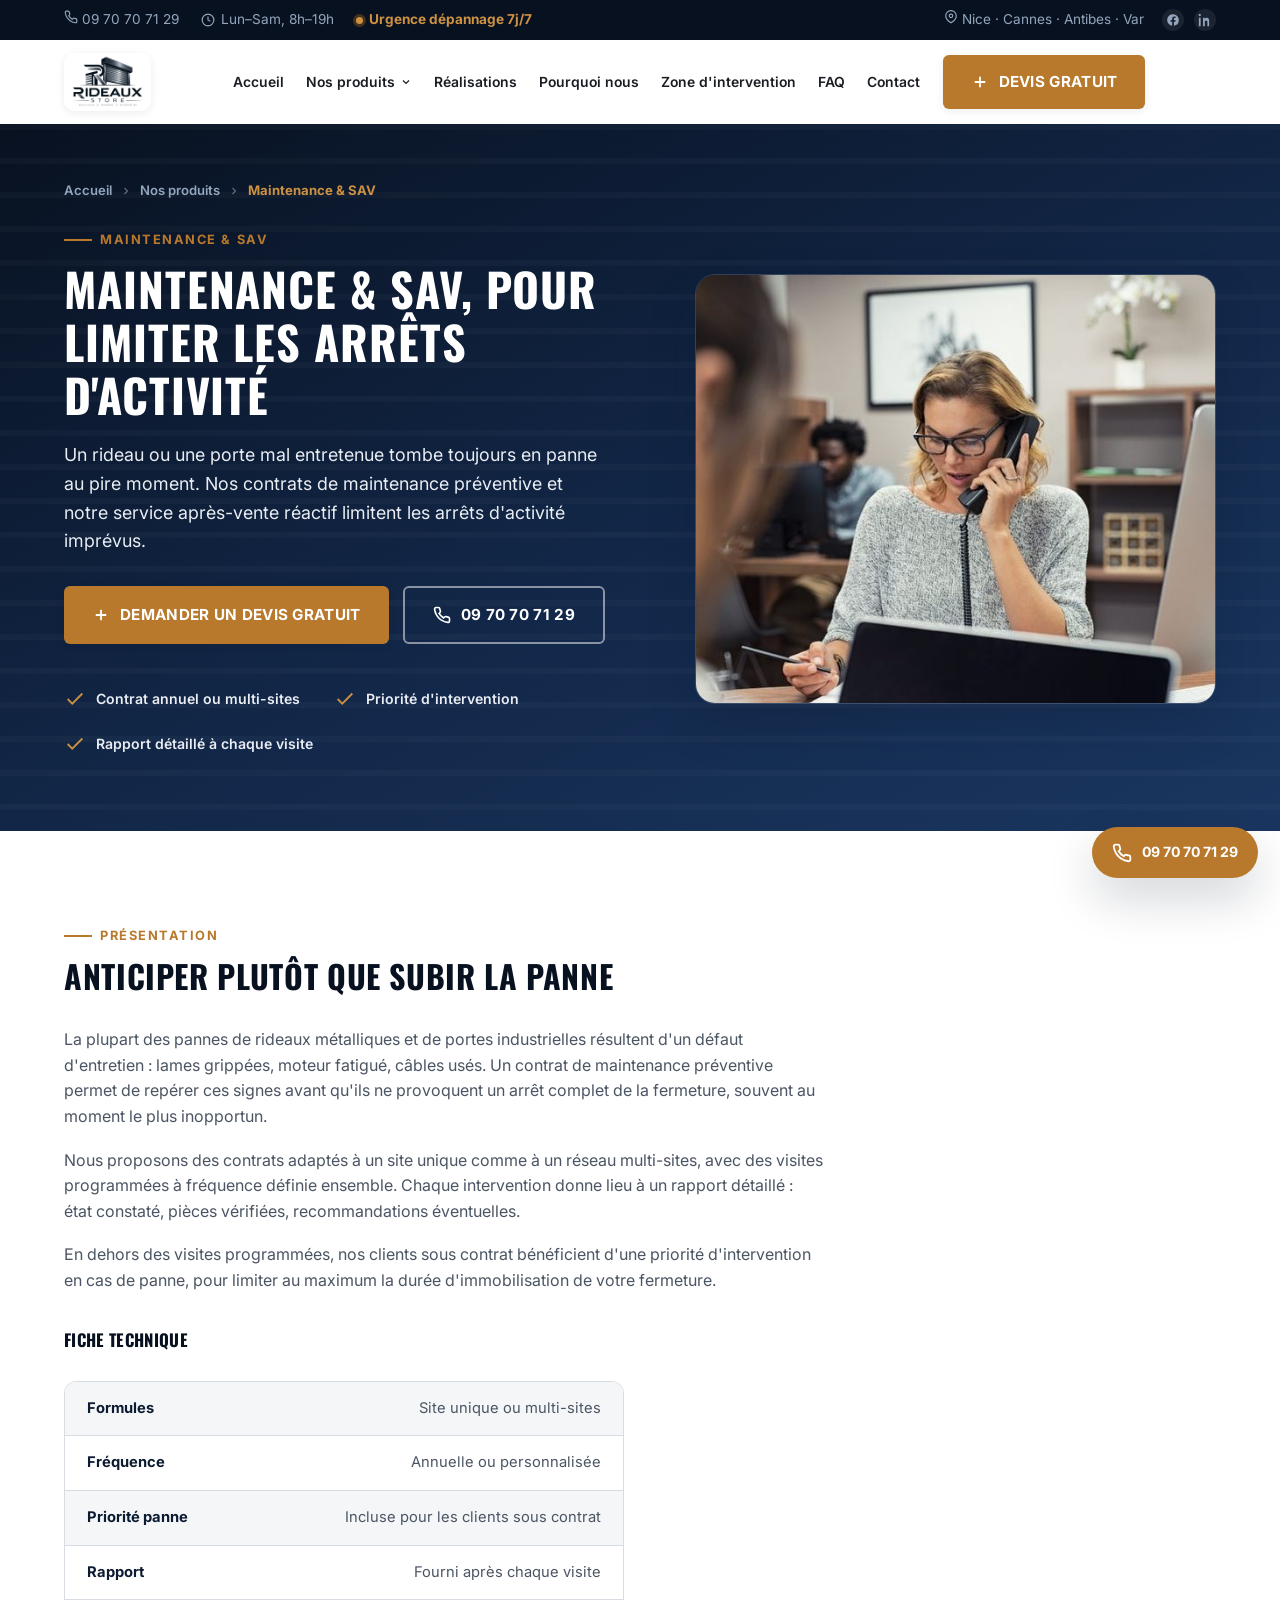
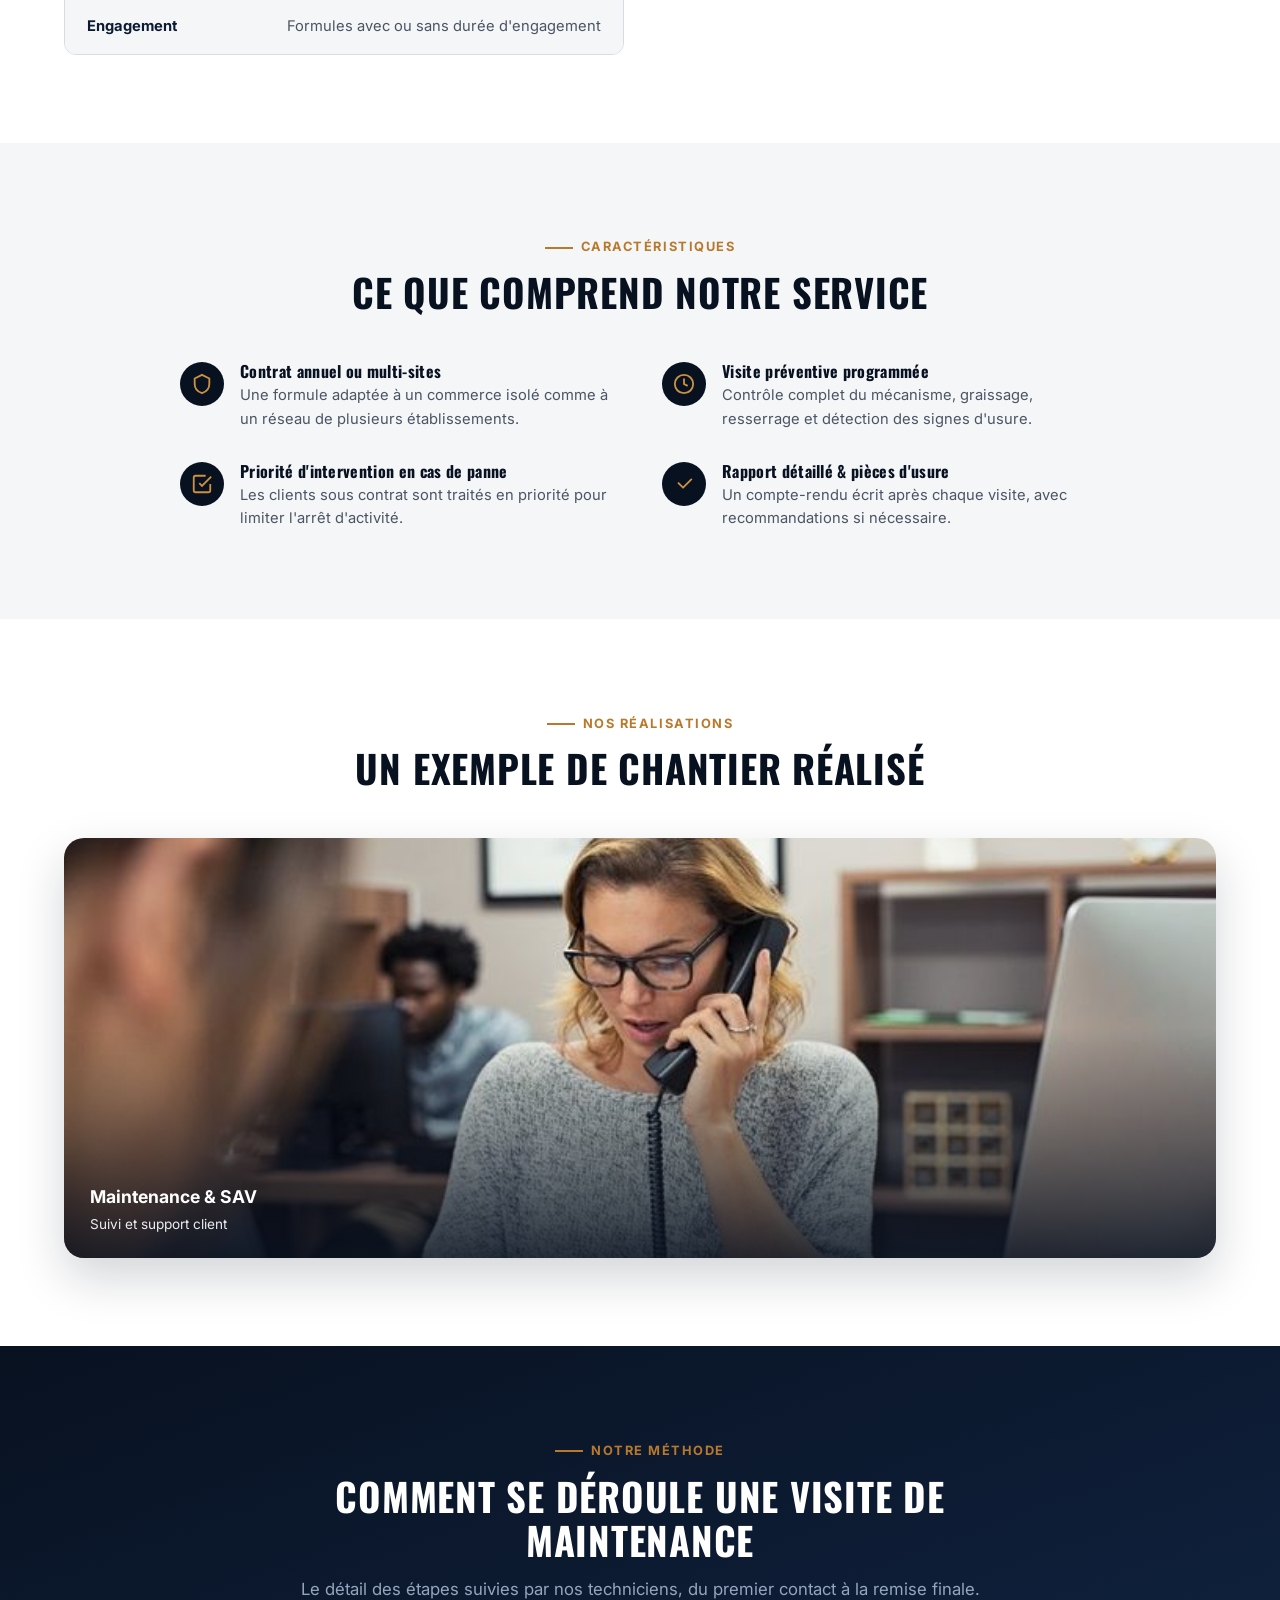
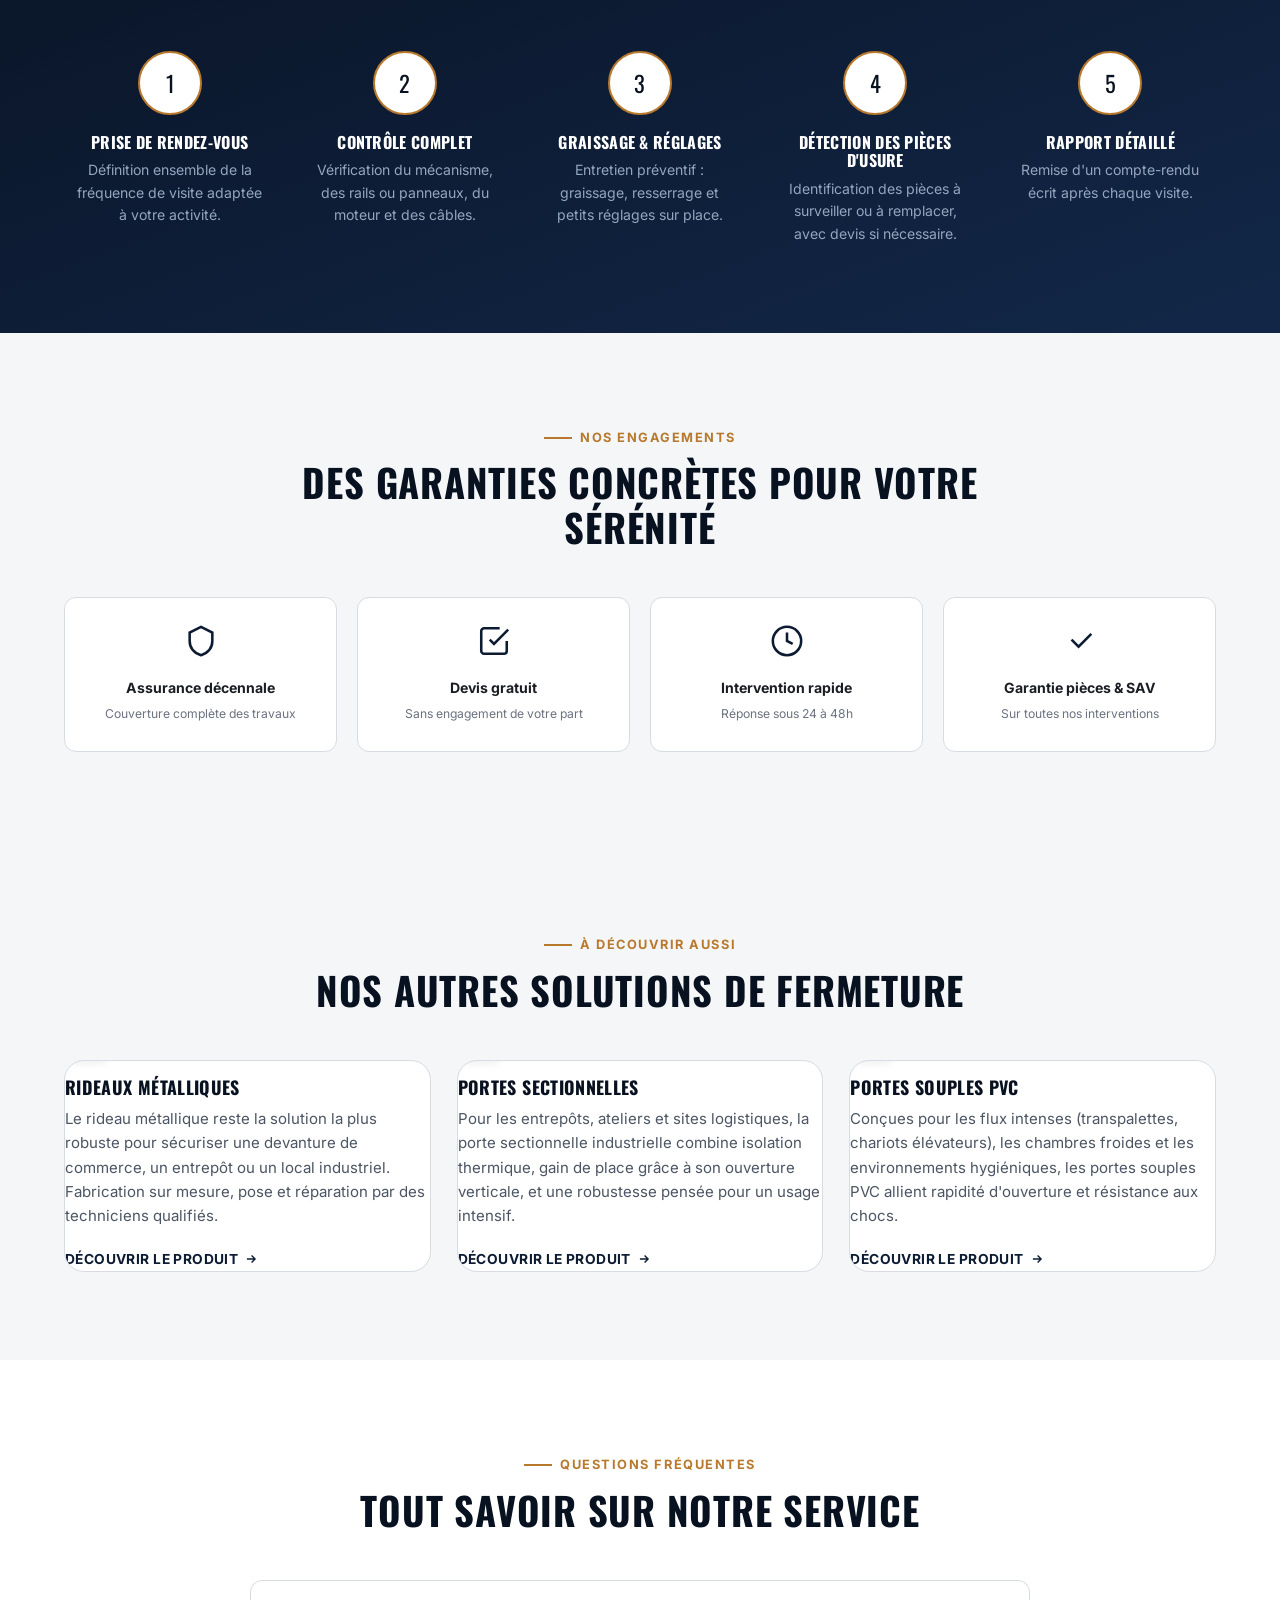
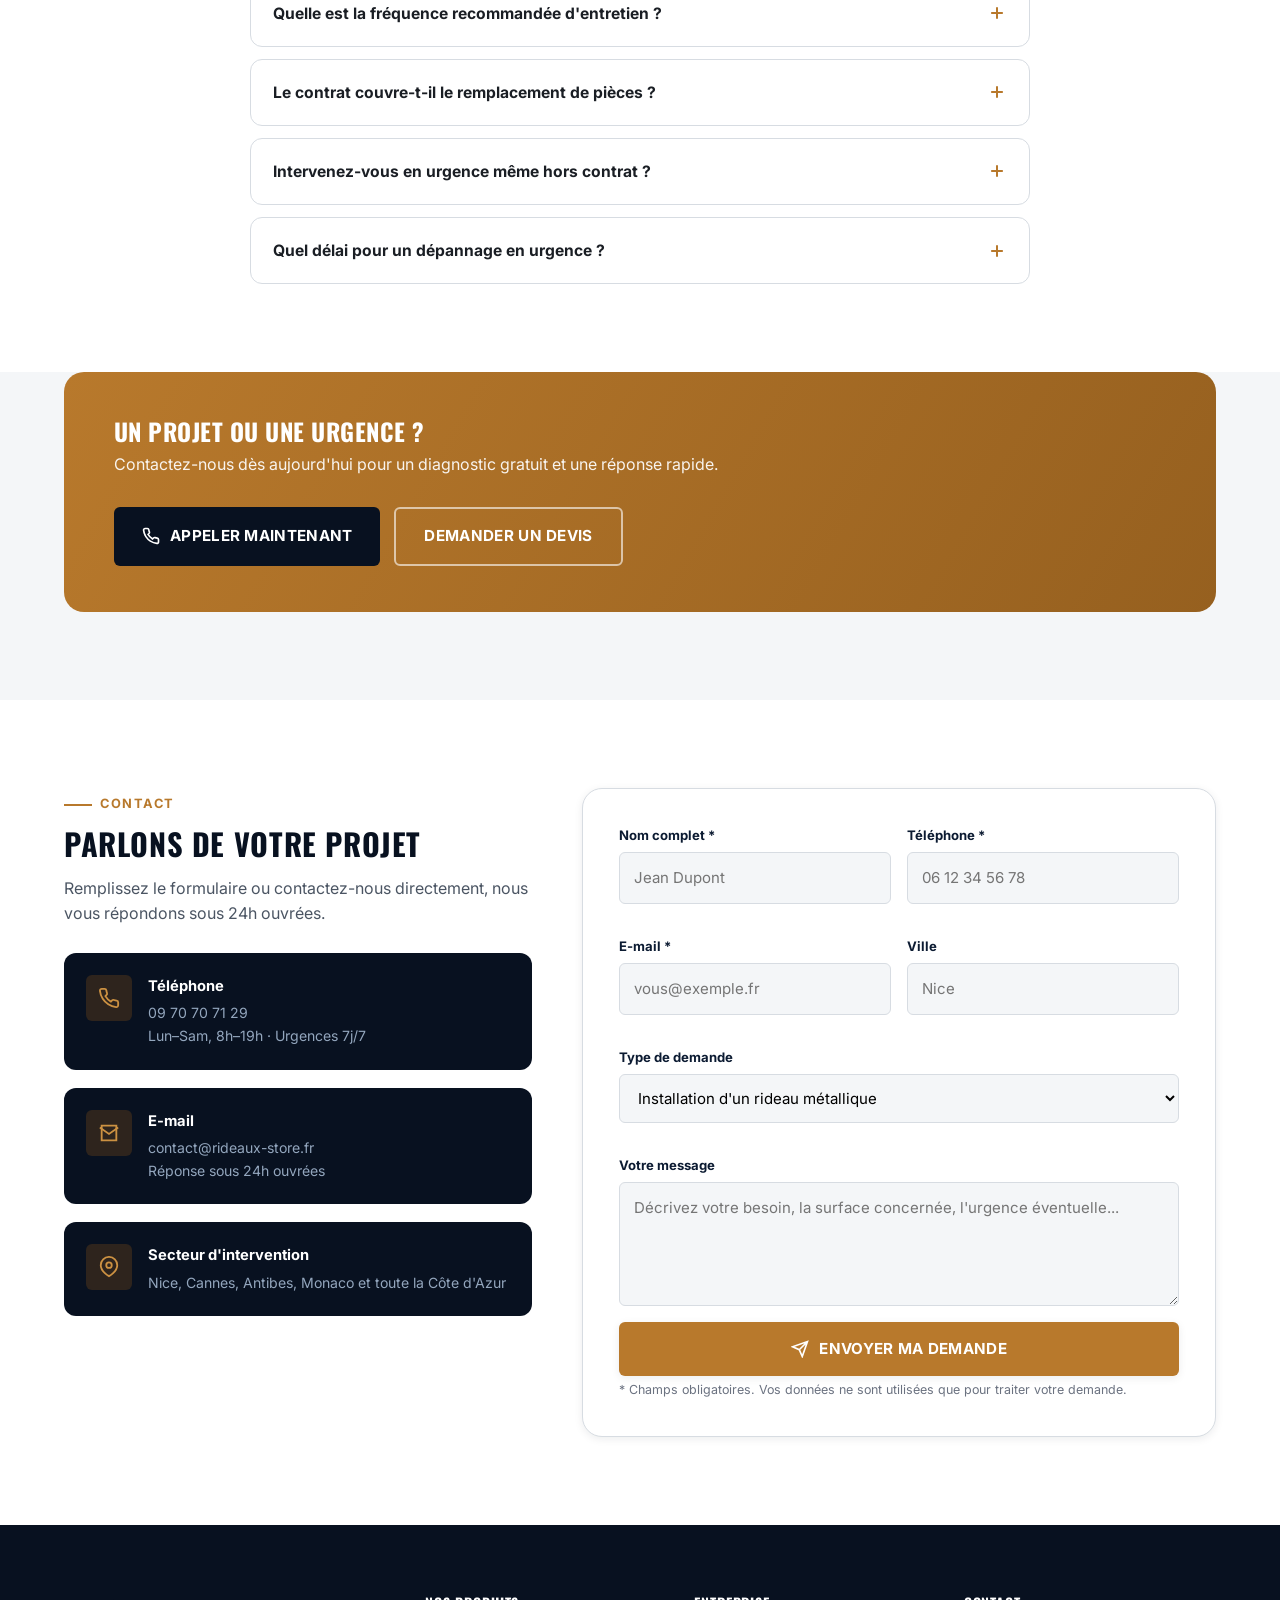
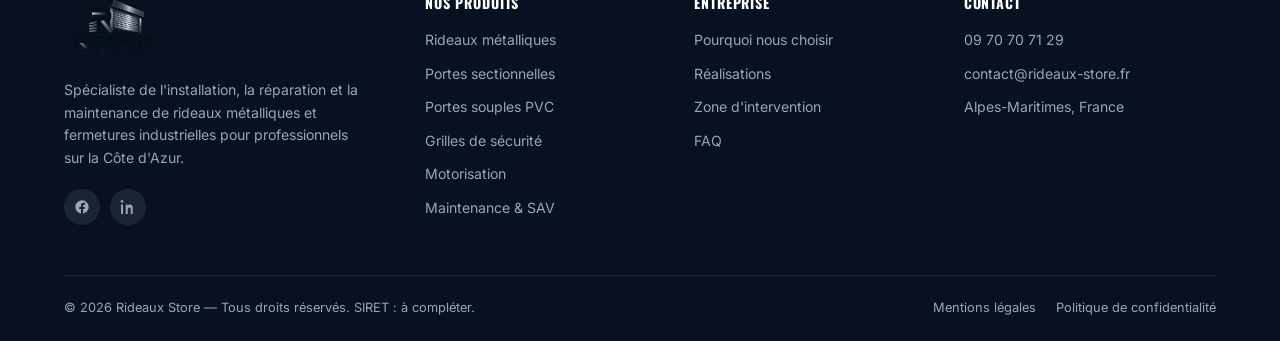
<file: maintenance-sav.html>
<!DOCTYPE html>
<html lang="fr">
<head>
<meta charset="UTF-8">
<meta name="viewport" content="width=device-width, initial-scale=1">
<title>Maintenance & SAV — Rideaux Store | Côte d'Azur</title>
<meta name="description" content="Contrats de maintenance préventive et service après-vente réactif pour rideaux métalliques et portes industrielles sur la Côte d'Azur. Devis gratuit.">
<meta name="theme-color" content="#081120">
<link rel="preconnect" href="https://fonts.googleapis.com">
<link rel="preconnect" href="https://fonts.gstatic.com" crossorigin>
<link href="https://fonts.googleapis.com/css2?family=Oswald:wght@500;600;700&family=Inter:wght@400;500;600;700;800&display=swap" rel="stylesheet">
<link rel="stylesheet" href="css/style.css">
<link rel="icon" href="data:image/svg+xml,%3Csvg xmlns='http://www.w3.org/2000/svg' viewBox='0 0 100 100'%3E%3Crect width='100' height='100' rx='16' fill='%23081120'/%3E%3Cpath d='M20 35h60M20 50h60M20 65h60' stroke='%23b8792c' stroke-width='8' stroke-linecap='round'/%3E%3C/svg%3E">
</head>
<body>

<!-- Top bar -->
<div class="topbar">
  <div class="container">
    <div class="topbar-left">
      <a href="tel:+33970707129"><svg viewBox="0 0 24 24" fill="none" stroke="currentColor" stroke-width="2"><path d="M22 16.92v3a2 2 0 0 1-2.18 2 19.79 19.79 0 0 1-8.63-3.07 19.5 19.5 0 0 1-6-6 19.79 19.79 0 0 1-3.07-8.67A2 2 0 0 1 4.11 2h3a2 2 0 0 1 2 1.72c.127.96.362 1.903.7 2.81a2 2 0 0 1-.45 2.11L8.09 9.91a16 16 0 0 0 6 6l1.27-1.27a2 2 0 0 1 2.11-.45c.907.338 1.85.573 2.81.7A2 2 0 0 1 22 16.92z"/></svg> 09 70 70 71 29</a>
      <span><svg viewBox="0 0 24 24" fill="none" stroke="currentColor" stroke-width="2"><circle cx="12" cy="12" r="10"/><path d="M12 6v6l4 2"/></svg> Lun–Sam, 8h–19h</span>
      <span class="topbar-badge">Urgence dépannage 7j/7</span>
    </div>
    <div class="topbar-right">
      <span><svg viewBox="0 0 24 24" fill="none" stroke="currentColor" stroke-width="2"><path d="M21 10c0 7-9 12-9 12s-9-5-9-12a9 9 0 1 1 18 0z"/><circle cx="12" cy="10" r="3"/></svg> Nice · Cannes · Antibes · Var</span>
      <div class="topbar-social">
        <a href="#" aria-label="Facebook"><svg width="12" height="12" viewBox="0 0 24 24" fill="currentColor"><path d="M22 12a10 10 0 1 0-11.5 9.9v-7H7.9V12h2.6V9.8c0-2.6 1.5-4 3.8-4 1.1 0 2.2.2 2.2.2v2.5h-1.3c-1.2 0-1.6.8-1.6 1.6V12h2.8l-.4 2.9h-2.4v7A10 10 0 0 0 22 12z"/></svg></a>
        <a href="#" aria-label="LinkedIn"><svg width="12" height="12" viewBox="0 0 24 24" fill="currentColor"><path d="M4.98 3.5C4.98 4.6 4.1 5.5 3 5.5S1 4.6 1 3.5 1.9 1.5 3 1.5s1.98.9 1.98 2zM1.5 8.25h3V22.5h-3V8.25zM8.5 8.25h2.87v1.95h.04c.4-.76 1.4-1.95 3.4-1.95 3.6 0 4.3 2.4 4.3 5.5V22.5h-3v-6.2c0-1.5-.03-3.4-2.1-3.4-2.1 0-2.4 1.6-2.4 3.3v6.3h-3V8.25z"/></svg></a>
      </div>
    </div>
  </div>
</div>

<!-- Header -->
<header class="site-header">
  <div class="container">
    <a href="index.html" class="brand">
      <img src="Logo Rideaux Store.png" alt="Rideaux Store" class="brand-logo-img">
    </a>

    <button class="nav-toggle" aria-label="Ouvrir le menu" aria-expanded="false">
      <svg viewBox="0 0 24 24" fill="none" stroke="currentColor" stroke-width="2"><path d="M3 6h18M3 12h18M3 18h18" stroke-linecap="round"/></svg>
    </button>

    <nav class="main-nav">
      <ul>
        <li><a class="nav-link" href="index.html">Accueil</a></li>
        <li class="has-dropdown">
          <a class="nav-link" href="index.html#services">Nos produits <svg viewBox="0 0 24 24" fill="none" stroke="currentColor" stroke-width="2.4"><path d="M6 9l6 6 6-6"/></svg></a>
          <div class="dropdown">
            <a href="rideaux-metalliques.html"><svg viewBox="0 0 24 24" fill="none" stroke="currentColor" stroke-width="2"><path d="M4 7h16M4 12h16M4 17h16" stroke-linecap="round"/></svg> Rideaux métalliques</a>
            <a href="portes-sectionnelles.html"><svg viewBox="0 0 24 24" fill="none" stroke="currentColor" stroke-width="2"><rect x="4" y="4" width="16" height="16" rx="1.5"/><path d="M4 9.3h16M4 14.7h16" stroke-linecap="round"/></svg> Portes sectionnelles</a>
            <a href="portes-souples-pvc.html"><svg viewBox="0 0 24 24" fill="none" stroke="currentColor" stroke-width="2"><path d="M7 4v16M11 4v16M15 4v16M19 4v16" stroke-linecap="round"/></svg> Portes souples PVC</a>
            <a href="grilles-securite.html"><svg viewBox="0 0 24 24" fill="none" stroke="currentColor" stroke-width="2"><path d="M4 4h16v16H4z"/><path d="M4 9h16M4 14h16M9 4v16M14 4v16"/></svg> Grilles de sécurité</a>
            <a href="motorisation-automatisme.html"><svg viewBox="0 0 24 24" fill="none" stroke="currentColor" stroke-width="2"><circle cx="12" cy="12" r="3"/><path d="M12 2v3M12 19v3M4.2 4.2l2.2 2.2M17.6 17.6l2.2 2.2M2 12h3M19 12h3M4.2 19.8l2.2-2.2M17.6 6.4l2.2-2.2"/></svg> Motorisation &amp; automatisme</a>
            <a href="maintenance-sav.html" style="color:var(--amber-500);"><svg viewBox="0 0 24 24" fill="none" stroke="currentColor" stroke-width="2"><path d="M14.7 6.3a1 1 0 0 0 1.4 0l1.6-1.6a1 1 0 0 1 1.4 0l1.2 1.2a1 1 0 0 1 0 1.4l-1.6 1.6a1 1 0 0 0 0 1.4l3 3a1 1 0 0 1 0 1.4l-1.2 1.2a1 1 0 0 1-1.4 0l-3-3a1 1 0 0 0-1.4 0L6.5 21.2a1 1 0 0 1-1.4 0L3.9 20a1 1 0 0 1 0-1.4L12.1 10.4"/></svg> Maintenance &amp; SAV</a>
          </div>
        </li>
        <li><a class="nav-link" href="index.html#realisations">Réalisations</a></li>
        <li><a class="nav-link" href="index.html#pourquoi">Pourquoi nous</a></li>
        <li><a class="nav-link" href="index.html#zone">Zone d'intervention</a></li>
        <li><a class="nav-link" href="index.html#faq">FAQ</a></li>
        <li><a class="nav-link" href="#contact">Contact</a></li>
      </ul>
      <div class="header-cta">
        <div class="header-phone">
          <small>Besoin d'aide ?</small>
          <strong>09 70 70 71 29</strong>
        </div>
        <a href="#contact" class="btn btn-primary"><svg viewBox="0 0 24 24" fill="none" stroke="currentColor" stroke-width="2.4"><path d="M12 5v14M5 12h14"/></svg> <span>Devis gratuit</span></a>
      </div>
    </nav>
    <div class="nav-backdrop"></div>
  </div>
</header>

<main>

  <!-- HERO -->
  <section class="hero" style="padding:56px 0 76px;">
    <div class="container">
      <div class="breadcrumb reveal in">
        <a href="index.html">Accueil</a>
        <svg viewBox="0 0 24 24" fill="none" stroke="currentColor" stroke-width="2.4"><path d="M9 6l6 6-6 6"/></svg>
        <a href="index.html#services">Nos produits</a>
        <svg viewBox="0 0 24 24" fill="none" stroke="currentColor" stroke-width="2.4"><path d="M9 6l6 6-6 6"/></svg>
        <span aria-current="page">Maintenance &amp; SAV</span>
      </div>
      <div class="hero-grid">
        <div class="reveal in">
          <div class="eyebrow">Maintenance &amp; SAV</div>
          <h1 style="font-size:clamp(1.9rem, 3.6vw, 2.9rem);">Maintenance &amp; SAV, pour limiter les arrêts d'activité</h1>
          <p class="lead">Un rideau ou une porte mal entretenue tombe toujours en panne au pire moment. Nos contrats de maintenance préventive et notre service après-vente réactif limitent les arrêts d'activité imprévus.</p>
          <div class="hero-actions">
            <a href="#contact" class="btn btn-primary"><svg viewBox="0 0 24 24" fill="none" stroke="currentColor" stroke-width="2.4"><path d="M12 5v14M5 12h14"/></svg> Demander un devis gratuit</a>
            <a href="tel:+33970707129" class="btn btn-outline"><svg viewBox="0 0 24 24" fill="none" stroke="currentColor" stroke-width="2.2"><path d="M22 16.92v3a2 2 0 0 1-2.18 2 19.79 19.79 0 0 1-8.63-3.07 19.5 19.5 0 0 1-6-6 19.79 19.79 0 0 1-3.07-8.67A2 2 0 0 1 4.11 2h3a2 2 0 0 1 2 1.72c.127.96.362 1.903.7 2.81a2 2 0 0 1-.45 2.11L8.09 9.91a16 16 0 0 0 6 6l1.27-1.27a2 2 0 0 1 2.11-.45c.907.338 1.85.573 2.81.7A2 2 0 0 1 22 16.92z"/></svg> 09 70 70 71 29</a>
          </div>
          <div class="hero-badges">
          <div class="hero-badge"><svg viewBox="0 0 24 24" fill="none" stroke="currentColor" stroke-width="2"><path d="M20 6L9 17l-5-5"/></svg> Contrat annuel ou multi-sites</div>
          <div class="hero-badge"><svg viewBox="0 0 24 24" fill="none" stroke="currentColor" stroke-width="2"><path d="M20 6L9 17l-5-5"/></svg> Priorité d'intervention</div>
          <div class="hero-badge"><svg viewBox="0 0 24 24" fill="none" stroke="currentColor" stroke-width="2"><path d="M20 6L9 17l-5-5"/></svg> Rapport détaillé à chaque visite</div>
          </div>
        </div>
        <div class="hero-photo-card reveal in">
          <img src="Maintenance &amp; SAV.jpg" alt="Maintenance & SAV — Suivi et support client" loading="eager">
        </div>
      </div>
    </div>
  </section>

  <!-- DESCRIPTION -->
  <section>
    <div class="container">
      <div class="section-head reveal" style="text-align:left;margin:0 0 32px;max-width:100%;">
        <div class="eyebrow">Présentation</div>
        <h2 style="font-size:clamp(1.5rem, 2.6vw, 2rem);">Anticiper plutôt que subir la panne</h2>
      </div>
      <div class="prose reveal">
        <p>La plupart des pannes de rideaux métalliques et de portes industrielles résultent d'un défaut d'entretien : lames grippées, moteur fatigué, câbles usés. Un contrat de maintenance préventive permet de repérer ces signes avant qu'ils ne provoquent un arrêt complet de la fermeture, souvent au moment le plus inopportun.</p>
        <p>Nous proposons des contrats adaptés à un site unique comme à un réseau multi-sites, avec des visites programmées à fréquence définie ensemble. Chaque intervention donne lieu à un rapport détaillé : état constaté, pièces vérifiées, recommandations éventuelles.</p>
        <p>En dehors des visites programmées, nos clients sous contrat bénéficient d'une priorité d'intervention en cas de panne, pour limiter au maximum la durée d'immobilisation de votre fermeture.</p>
      </div>
      <div class="reveal" style="margin-top:8px;">
        <h3 style="font-family:var(--font-head);text-transform:uppercase;font-size:1.05rem;letter-spacing:0.02em;color:var(--navy-950);margin-top:36px;">Fiche technique</h3>
      <div class="spec-table reveal" style="margin-top:32px;">
          <div class="spec-row"><span class="label">Formules</span><span class="value">Site unique ou multi-sites</span></div>
          <div class="spec-row"><span class="label">Fréquence</span><span class="value">Annuelle ou personnalisée</span></div>
          <div class="spec-row"><span class="label">Priorité panne</span><span class="value">Incluse pour les clients sous contrat</span></div>
          <div class="spec-row"><span class="label">Rapport</span><span class="value">Fourni après chaque visite</span></div>
          <div class="spec-row"><span class="label">Engagement</span><span class="value">Formules avec ou sans durée d'engagement</span></div>
      </div>

      </div>
    </div>
  </section>

  <!-- FEATURES -->
  <section class="bg-alt">
    <div class="container">
      <div class="section-head reveal">
        <div class="eyebrow" style="justify-content:center">Caractéristiques</div>
        <h2>Ce que comprend notre service</h2>
      </div>
      <div class="why-list" style="max-width:920px;margin:0 auto;display:grid;grid-template-columns:repeat(2,1fr);gap:30px 44px;">
          <div class="why-item reveal">
            <div class="why-icon"><svg viewBox="0 0 24 24" fill="none" stroke="currentColor" stroke-width="2"><path d="M12 2l8 4v6c0 5-3.5 8.5-8 10-4.5-1.5-8-5-8-10V6l8-4z"/></svg></div>
            <div><h4>Contrat annuel ou multi-sites</h4><p>Une formule adaptée à un commerce isolé comme à un réseau de plusieurs établissements.</p></div>
          </div>
          <div class="why-item reveal">
            <div class="why-icon"><svg viewBox="0 0 24 24" fill="none" stroke="currentColor" stroke-width="2"><circle cx="12" cy="12" r="10"/><path d="M12 6v6l4 2"/></svg></div>
            <div><h4>Visite préventive programmée</h4><p>Contrôle complet du mécanisme, graissage, resserrage et détection des signes d'usure.</p></div>
          </div>
          <div class="why-item reveal">
            <div class="why-icon"><svg viewBox="0 0 24 24" fill="none" stroke="currentColor" stroke-width="2"><path d="M9 11l3 3L22 4"/><path d="M21 12v7a2 2 0 0 1-2 2H5a2 2 0 0 1-2-2V5a2 2 0 0 1 2-2h11"/></svg></div>
            <div><h4>Priorité d'intervention en cas de panne</h4><p>Les clients sous contrat sont traités en priorité pour limiter l'arrêt d'activité.</p></div>
          </div>
          <div class="why-item reveal">
            <div class="why-icon"><svg viewBox="0 0 24 24" fill="none" stroke="currentColor" stroke-width="2"><path d="M20 7l-9 9-5-5" stroke-linecap="round" stroke-linejoin="round"/></svg></div>
            <div><h4>Rapport détaillé &amp; pièces d'usure</h4><p>Un compte-rendu écrit après chaque visite, avec recommandations si nécessaire.</p></div>
          </div>
      </div>
    </div>
  </section>

  <!-- REALISATIONS -->
  <section id="realisations">
    <div class="container">
      <div class="section-head reveal">
        <div class="eyebrow" style="justify-content:center">Nos réalisations</div>
        <h2>Un exemple de chantier réalisé</h2>
      </div>
      <div class="realisation-photo reveal">
        <img src="Maintenance &amp; SAV.jpg" alt="Maintenance & SAV — Suivi et support client" loading="lazy">
        <div class="realisation-caption">
          <strong>Maintenance & SAV</strong>
          <span>Suivi et support client</span>
        </div>
      </div>
    </div>
  </section>

  <!-- PROCESS -->
  <section class="bg-navy">
    <div class="container">
      <div class="section-head reveal">
        <div class="eyebrow" style="justify-content:center">Notre méthode</div>
        <h2>Comment se déroule une visite de maintenance</h2>
        <p style="color:var(--steel-300)">Le détail des étapes suivies par nos techniciens, du premier contact à la remise finale.</p>
      </div>
      <div class="process-grid" style="--steps:5;">
        <div class="process-step reveal"><div class="num">1</div><h4>Prise de rendez-vous</h4><p>Définition ensemble de la fréquence de visite adaptée à votre activité.</p></div>
        <div class="process-step reveal"><div class="num">2</div><h4>Contrôle complet</h4><p>Vérification du mécanisme, des rails ou panneaux, du moteur et des câbles.</p></div>
        <div class="process-step reveal"><div class="num">3</div><h4>Graissage &amp; réglages</h4><p>Entretien préventif : graissage, resserrage et petits réglages sur place.</p></div>
        <div class="process-step reveal"><div class="num">4</div><h4>Détection des pièces d'usure</h4><p>Identification des pièces à surveiller ou à remplacer, avec devis si nécessaire.</p></div>
        <div class="process-step reveal"><div class="num">5</div><h4>Rapport détaillé</h4><p>Remise d'un compte-rendu écrit après chaque visite.</p></div>
      </div>
    </div>
  </section>

  <!-- TRUST -->
  <section class="bg-alt">
    <div class="container">
      <div class="section-head reveal">
        <div class="eyebrow" style="justify-content:center">Nos engagements</div>
        <h2>Des garanties concrètes pour votre sérénité</h2>
      </div>
      <div class="cert-grid">
        <div class="cert-item reveal"><svg viewBox="0 0 24 24" fill="none" stroke="currentColor" stroke-width="1.8"><path d="M12 2l8 4v6c0 5-3.5 8.5-8 10-4.5-1.5-8-5-8-10V6l8-4z"/></svg><strong>Assurance décennale</strong><span>Couverture complète des travaux</span></div>
        <div class="cert-item reveal"><svg viewBox="0 0 24 24" fill="none" stroke="currentColor" stroke-width="1.8"><path d="M9 11l3 3L22 4"/><path d="M21 12v7a2 2 0 0 1-2 2H5a2 2 0 0 1-2-2V5a2 2 0 0 1 2-2h11"/></svg><strong>Devis gratuit</strong><span>Sans engagement de votre part</span></div>
        <div class="cert-item reveal"><svg viewBox="0 0 24 24" fill="none" stroke="currentColor" stroke-width="1.8"><circle cx="12" cy="12" r="10"/><path d="M12 6v6l4 2"/></svg><strong>Intervention rapide</strong><span>Réponse sous 24 à 48h</span></div>
        <div class="cert-item reveal"><svg viewBox="0 0 24 24" fill="none" stroke="currentColor" stroke-width="1.8"><path d="M20 7l-9 9-5-5"/></svg><strong>Garantie pièces &amp; SAV</strong><span>Sur toutes nos interventions</span></div>
      </div>
    </div>
  </section>

  <!-- RELATED -->
  <section class="bg-alt">
    <div class="container">
      <div class="section-head reveal">
        <div class="eyebrow" style="justify-content:center">À découvrir aussi</div>
        <h2>Nos autres solutions de fermeture</h2>
      </div>
      <div class="services-grid">
        <div class="service-card reveal">
          <div class="service-icon"><svg viewBox="0 0 24 24" fill="none" stroke="currentColor" stroke-width="2"><path d="M4 7h16M4 12h16M4 17h16" stroke-linecap="round"/></svg></div>
          <h3>Rideaux métalliques</h3>
          <p>Le rideau métallique reste la solution la plus robuste pour sécuriser une devanture de commerce, un entrepôt ou un local industriel. Fabrication sur mesure, pose et réparation par des techniciens qualifiés.</p>
          <a href="rideaux-metalliques.html" class="card-link">Découvrir le produit <svg viewBox="0 0 24 24" fill="none" stroke="currentColor" stroke-width="2.4"><path d="M5 12h14M13 6l6 6-6 6"/></svg></a>
        </div>
        <div class="service-card reveal">
          <div class="service-icon"><svg viewBox="0 0 24 24" fill="none" stroke="currentColor" stroke-width="2"><rect x="4" y="4" width="16" height="16" rx="1.5"/><path d="M4 9.3h16M4 14.7h16" stroke-linecap="round"/></svg></div>
          <h3>Portes sectionnelles</h3>
          <p>Pour les entrepôts, ateliers et sites logistiques, la porte sectionnelle industrielle combine isolation thermique, gain de place grâce à son ouverture verticale, et une robustesse pensée pour un usage intensif.</p>
          <a href="portes-sectionnelles.html" class="card-link">Découvrir le produit <svg viewBox="0 0 24 24" fill="none" stroke="currentColor" stroke-width="2.4"><path d="M5 12h14M13 6l6 6-6 6"/></svg></a>
        </div>
        <div class="service-card reveal">
          <div class="service-icon"><svg viewBox="0 0 24 24" fill="none" stroke="currentColor" stroke-width="2"><path d="M7 4v16M11 4v16M15 4v16M19 4v16" stroke-linecap="round"/></svg></div>
          <h3>Portes souples PVC</h3>
          <p>Conçues pour les flux intenses (transpalettes, chariots élévateurs), les chambres froides et les environnements hygiéniques, les portes souples PVC allient rapidité d'ouverture et résistance aux chocs.</p>
          <a href="portes-souples-pvc.html" class="card-link">Découvrir le produit <svg viewBox="0 0 24 24" fill="none" stroke="currentColor" stroke-width="2.4"><path d="M5 12h14M13 6l6 6-6 6"/></svg></a>
        </div>
      </div>
    </div>
  </section>

  <!-- FAQ -->
  <section id="faq">
    <div class="container">
      <div class="section-head reveal">
        <div class="eyebrow" style="justify-content:center">Questions fréquentes</div>
        <h2>Tout savoir sur notre service</h2>
      </div>
      <div class="faq-list">
        <div class="faq-item reveal">
          <button class="faq-q">Quelle est la fréquence recommandée d'entretien ?<svg viewBox="0 0 24 24" fill="none" stroke="currentColor" stroke-width="2.4"><path d="M12 5v14M5 12h14"/></svg></button>
          <div class="faq-a"><p>Pour un usage professionnel standard, une visite annuelle est généralement suffisante ; un usage intensif (nombreux cycles quotidiens) peut justifier une fréquence plus élevée, que nous définissons ensemble selon votre activité.</p></div>
        </div>
        <div class="faq-item reveal">
          <button class="faq-q">Le contrat couvre-t-il le remplacement de pièces ?<svg viewBox="0 0 24 24" fill="none" stroke="currentColor" stroke-width="2.4"><path d="M12 5v14M5 12h14"/></svg></button>
          <div class="faq-a"><p>Le contrat couvre la visite, le diagnostic et les petits réglages ; le remplacement de pièces d'usure identifiées fait l'objet d'un devis spécifique, communiqué avant toute intervention.</p></div>
        </div>
        <div class="faq-item reveal">
          <button class="faq-q">Intervenez-vous en urgence même hors contrat ?<svg viewBox="0 0 24 24" fill="none" stroke="currentColor" stroke-width="2.4"><path d="M12 5v14M5 12h14"/></svg></button>
          <div class="faq-a"><p>Oui, notre service de dépannage reste disponible pour tous les clients, avec toutefois une priorité donnée aux sites sous contrat de maintenance.</p></div>
        </div>
        <div class="faq-item reveal">
          <button class="faq-q">Quel délai pour un dépannage en urgence ?<svg viewBox="0 0 24 24" fill="none" stroke="currentColor" stroke-width="2.4"><path d="M12 5v14M5 12h14"/></svg></button>
          <div class="faq-a"><p>Nous intervenons généralement sous 24 à 48h ; le délai exact dépend de la nature de la panne et de votre localisation, précisé lors de votre appel.</p></div>
        </div>
      </div>
    </div>
  </section>

  <!-- CTA BANNER -->
  <section class="bg-alt" style="padding-top:0;">
    <div class="container">
      <div class="cta-banner reveal">
        <div>
          <h3>Un projet ou une urgence ?</h3>
          <p>Contactez-nous dès aujourd'hui pour un diagnostic gratuit et une réponse rapide.</p>
        </div>
        <div class="cta-actions">
          <a href="tel:+33970707129" class="btn btn-dark"><svg viewBox="0 0 24 24" fill="none" stroke="currentColor" stroke-width="2.2"><path d="M22 16.92v3a2 2 0 0 1-2.18 2 19.79 19.79 0 0 1-8.63-3.07 19.5 19.5 0 0 1-6-6 19.79 19.79 0 0 1-3.07-8.67A2 2 0 0 1 4.11 2h3a2 2 0 0 1 2 1.72c.127.96.362 1.903.7 2.81a2 2 0 0 1-.45 2.11L8.09 9.91a16 16 0 0 0 6 6l1.27-1.27a2 2 0 0 1 2.11-.45c.907.338 1.85.573 2.81.7A2 2 0 0 1 22 16.92z"/></svg> Appeler maintenant</a>
          <a href="#contact" class="btn btn-outline">Demander un devis</a>
        </div>
      </div>
    </div>
  </section>

  <!-- CONTACT -->
  <section id="contact">
    <div class="container contact-wrap">
      <div class="reveal">
        <div class="eyebrow">Contact</div>
        <h2 style="font-size:1.9rem;">Parlons de votre projet</h2>
        <p style="color:var(--gray-700);margin:14px 0 26px;">Remplissez le formulaire ou contactez-nous directement, nous vous répondons sous 24h ouvrées.</p>
        <div class="contact-cards">
          <div class="contact-card">
            <div class="ic"><svg viewBox="0 0 24 24" fill="none" stroke="currentColor" stroke-width="2"><path d="M22 16.92v3a2 2 0 0 1-2.18 2 19.79 19.79 0 0 1-8.63-3.07 19.5 19.5 0 0 1-6-6 19.79 19.79 0 0 1-3.07-8.67A2 2 0 0 1 4.11 2h3a2 2 0 0 1 2 1.72c.127.96.362 1.903.7 2.81a2 2 0 0 1-.45 2.11L8.09 9.91a16 16 0 0 0 6 6l1.27-1.27a2 2 0 0 1 2.11-.45c.907.338 1.85.573 2.81.7A2 2 0 0 1 22 16.92z"/></svg></div>
            <div><strong>Téléphone</strong><a href="tel:+33970707129">09 70 70 71 29</a><span>Lun–Sam, 8h–19h · Urgences 7j/7</span></div>
          </div>
          <div class="contact-card">
            <div class="ic"><svg viewBox="0 0 24 24" fill="none" stroke="currentColor" stroke-width="2"><path d="M4 4h16v16H4z"/><path d="M22 6l-10 7L2 6"/></svg></div>
            <div><strong>E-mail</strong><a href="mailto:contact@rideaux-store.fr">contact@rideaux-store.fr</a><span>Réponse sous 24h ouvrées</span></div>
          </div>
          <div class="contact-card">
            <div class="ic"><svg viewBox="0 0 24 24" fill="none" stroke="currentColor" stroke-width="2"><path d="M21 10c0 7-9 12-9 12s-9-5-9-12a9 9 0 1 1 18 0z"/><circle cx="12" cy="10" r="3"/></svg></div>
            <div><strong>Secteur d'intervention</strong><span>Nice, Cannes, Antibes, Monaco et toute la Côte d'Azur</span></div>
          </div>
        </div>
      </div>

      <div class="form-card reveal">
        <form id="quote-form">
          <div class="form-grid">
            <div class="form-field"><label for="f-name">Nom complet *</label><input id="f-name" type="text" required placeholder="Jean Dupont"></div>
            <div class="form-field"><label for="f-phone">Téléphone *</label><input id="f-phone" type="tel" required placeholder="06 12 34 56 78"></div>
            <div class="form-field"><label for="f-email">E-mail *</label><input id="f-email" type="email" required placeholder="vous@exemple.fr"></div>
            <div class="form-field"><label for="f-city">Ville</label><input id="f-city" type="text" placeholder="Nice"></div>
            <div class="form-field full"><label for="f-service">Type de demande</label>
              <select id="f-service">
                <option>Installation d'un rideau métallique</option>
                <option>Réparation / dépannage urgent</option>
                <option>Porte sectionnelle industrielle</option>
                <option>Porte souple PVC</option>
                <option>Contrat de maintenance</option>
                <option>Autre demande</option>
              </select>
            </div>
            <div class="form-field full"><label for="f-message">Votre message</label><textarea id="f-message" rows="4" placeholder="Décrivez votre besoin, la surface concernée, l'urgence éventuelle..."></textarea></div>
          </div>
          <button type="submit" class="btn btn-primary btn-block"><svg viewBox="0 0 24 24" fill="none" stroke="currentColor" stroke-width="2.2"><path d="M22 2L11 13M22 2l-7 20-4-9-9-4 20-7z"/></svg> Envoyer ma demande</button>
          <p class="form-note">* Champs obligatoires. Vos données ne sont utilisées que pour traiter votre demande.</p>
          <div class="form-success"><svg viewBox="0 0 24 24" fill="none" stroke="currentColor" stroke-width="2.4"><path d="M20 6L9 17l-5-5"/></svg> Merci ! Votre demande a bien été enregistrée, nous revenons vers vous rapidement.</div>
        </form>
      </div>
    </div>
  </section>

</main>

<!-- FOOTER -->
<footer class="site-footer">
  <div class="container">
    <div class="footer-grid">
      <div class="footer-brand">
        <a href="index.html" class="brand">
          <img src="Logo Rideaux Store.png" alt="Rideaux Store" class="brand-logo-img">
        </a>
        <p>Spécialiste de l'installation, la réparation et la maintenance de rideaux métalliques et fermetures industrielles pour professionnels sur la Côte d'Azur.</p>
        <div class="footer-social">
          <a href="#" aria-label="Facebook"><svg viewBox="0 0 24 24" fill="currentColor"><path d="M22 12a10 10 0 1 0-11.5 9.9v-7H7.9V12h2.6V9.8c0-2.6 1.5-4 3.8-4 1.1 0 2.2.2 2.2.2v2.5h-1.3c-1.2 0-1.6.8-1.6 1.6V12h2.8l-.4 2.9h-2.4v7A10 10 0 0 0 22 12z"/></svg></a>
          <a href="#" aria-label="LinkedIn"><svg viewBox="0 0 24 24" fill="currentColor"><path d="M4.98 3.5C4.98 4.6 4.1 5.5 3 5.5S1 4.6 1 3.5 1.9 1.5 3 1.5s1.98.9 1.98 2zM1.5 8.25h3V22.5h-3V8.25zM8.5 8.25h2.87v1.95h.04c.4-.76 1.4-1.95 3.4-1.95 3.6 0 4.3 2.4 4.3 5.5V22.5h-3v-6.2c0-1.5-.03-3.4-2.1-3.4-2.1 0-2.4 1.6-2.4 3.3v6.3h-3V8.25z"/></svg></a>
        </div>
      </div>
      <div>
        <h4>Nos produits</h4>
        <div class="footer-links">
          <a href="rideaux-metalliques.html">Rideaux métalliques</a>
          <a href="portes-sectionnelles.html">Portes sectionnelles</a>
          <a href="portes-souples-pvc.html">Portes souples PVC</a>
          <a href="grilles-securite.html">Grilles de sécurité</a>
          <a href="motorisation-automatisme.html">Motorisation</a>
          <a href="maintenance-sav.html">Maintenance &amp; SAV</a>
        </div>
      </div>
      <div>
        <h4>Entreprise</h4>
        <div class="footer-links">
          <a href="index.html#pourquoi">Pourquoi nous choisir</a>
          <a href="index.html#realisations">Réalisations</a>
          <a href="index.html#zone">Zone d'intervention</a>
          <a href="index.html#faq">FAQ</a>
        </div>
      </div>
      <div>
        <h4>Contact</h4>
        <div class="footer-links">
          <a href="tel:+33970707129">09 70 70 71 29</a>
          <a href="mailto:contact@rideaux-store.fr">contact@rideaux-store.fr</a>
          <span>Alpes-Maritimes, France</span>
        </div>
      </div>
    </div>
    <div class="footer-bottom">
      <span>© <span id="current-year">2026</span> Rideaux Store — Tous droits réservés. SIRET : à compléter.</span>
      <div class="footer-bottom-links">
        <a href="#">Mentions légales</a>
        <a href="#">Politique de confidentialité</a>
      </div>
    </div>
  </div>
</footer>

<a href="tel:+33970707129" class="float-call"><svg viewBox="0 0 24 24" fill="none" stroke="currentColor" stroke-width="2.2"><path d="M22 16.92v3a2 2 0 0 1-2.18 2 19.79 19.79 0 0 1-8.63-3.07 19.5 19.5 0 0 1-6-6 19.79 19.79 0 0 1-3.07-8.67A2 2 0 0 1 4.11 2h3a2 2 0 0 1 2 1.72c.127.96.362 1.903.7 2.81a2 2 0 0 1-.45 2.11L8.09 9.91a16 16 0 0 0 6 6l1.27-1.27a2 2 0 0 1 2.11-.45c.907.338 1.85.573 2.81.7A2 2 0 0 1 22 16.92z"/></svg> <span class="label">09 70 70 71 29</span></a>
<button class="back-to-top" aria-label="Retour en haut"><svg viewBox="0 0 24 24" fill="none" stroke="currentColor" stroke-width="2.4"><path d="M18 15l-6-6-6 6"/></svg></button>

<script src="js/main.js"></script>
</body>
</html>
</file>
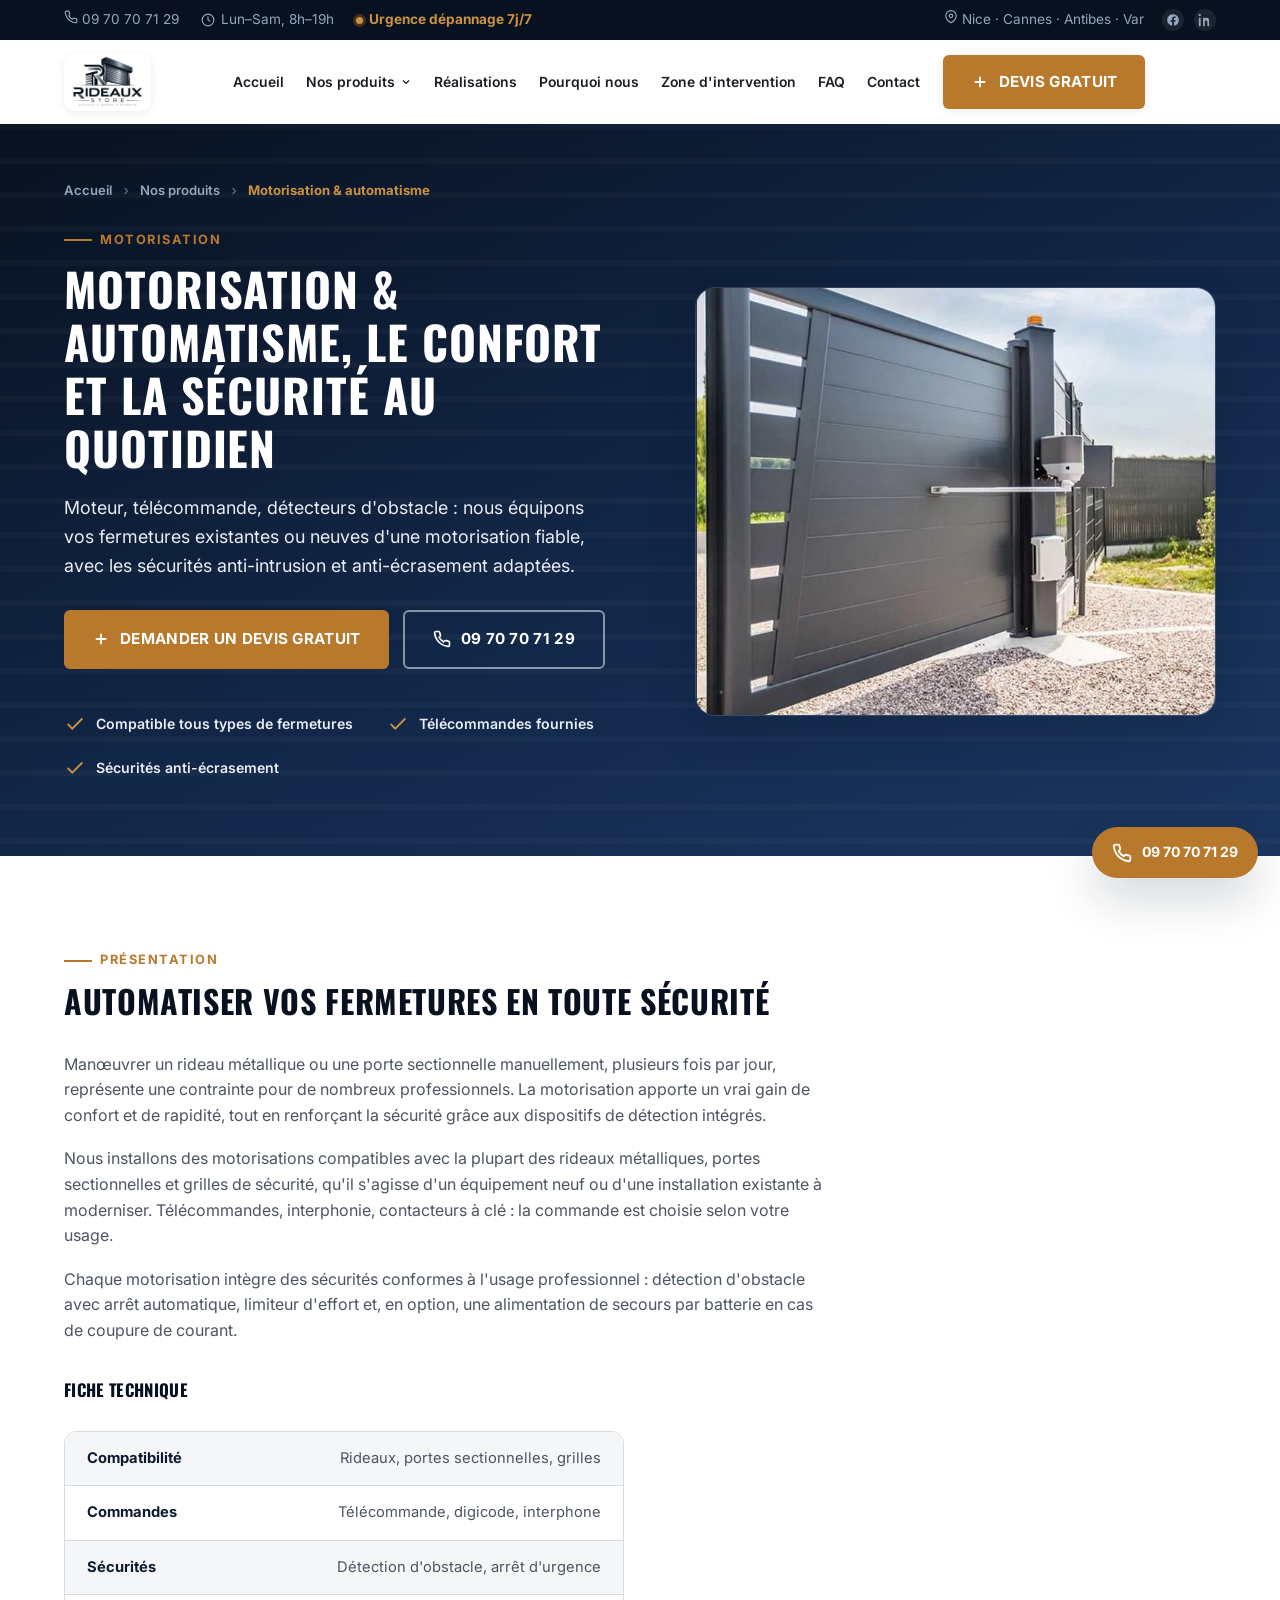
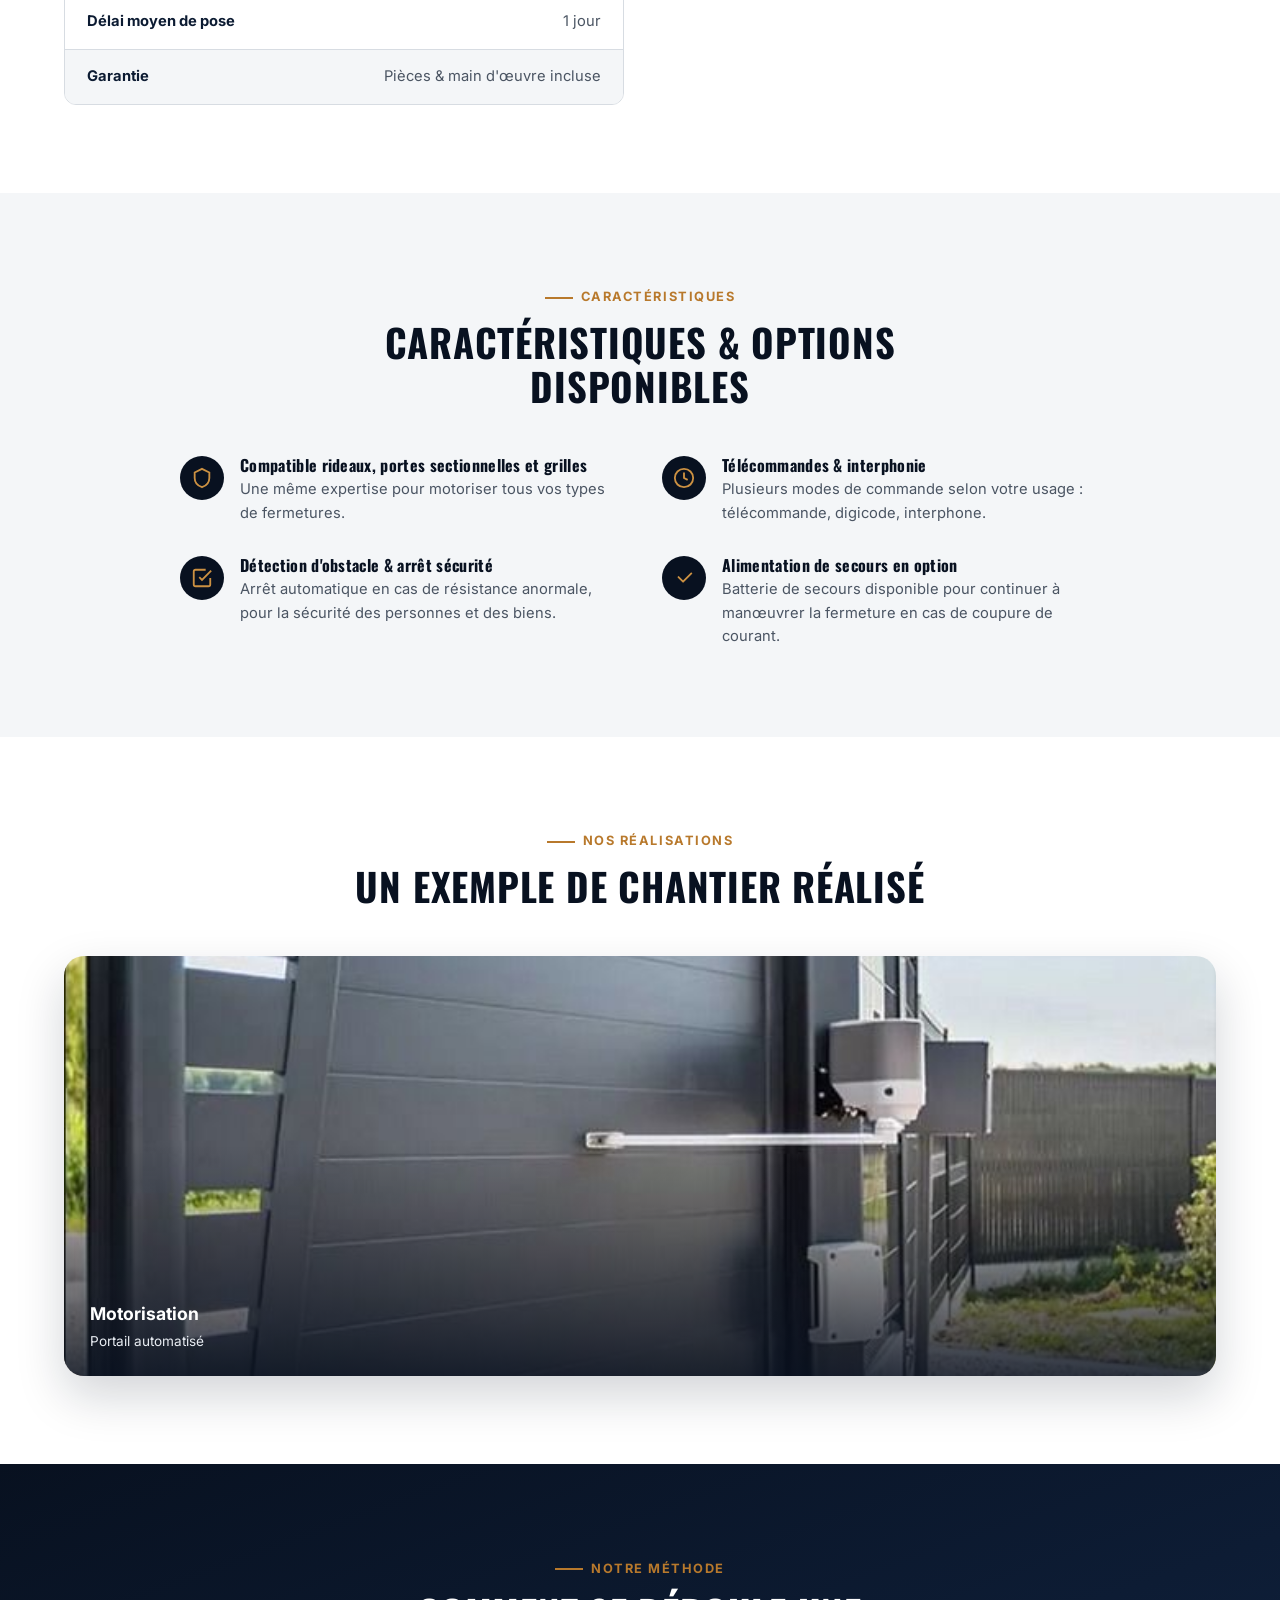
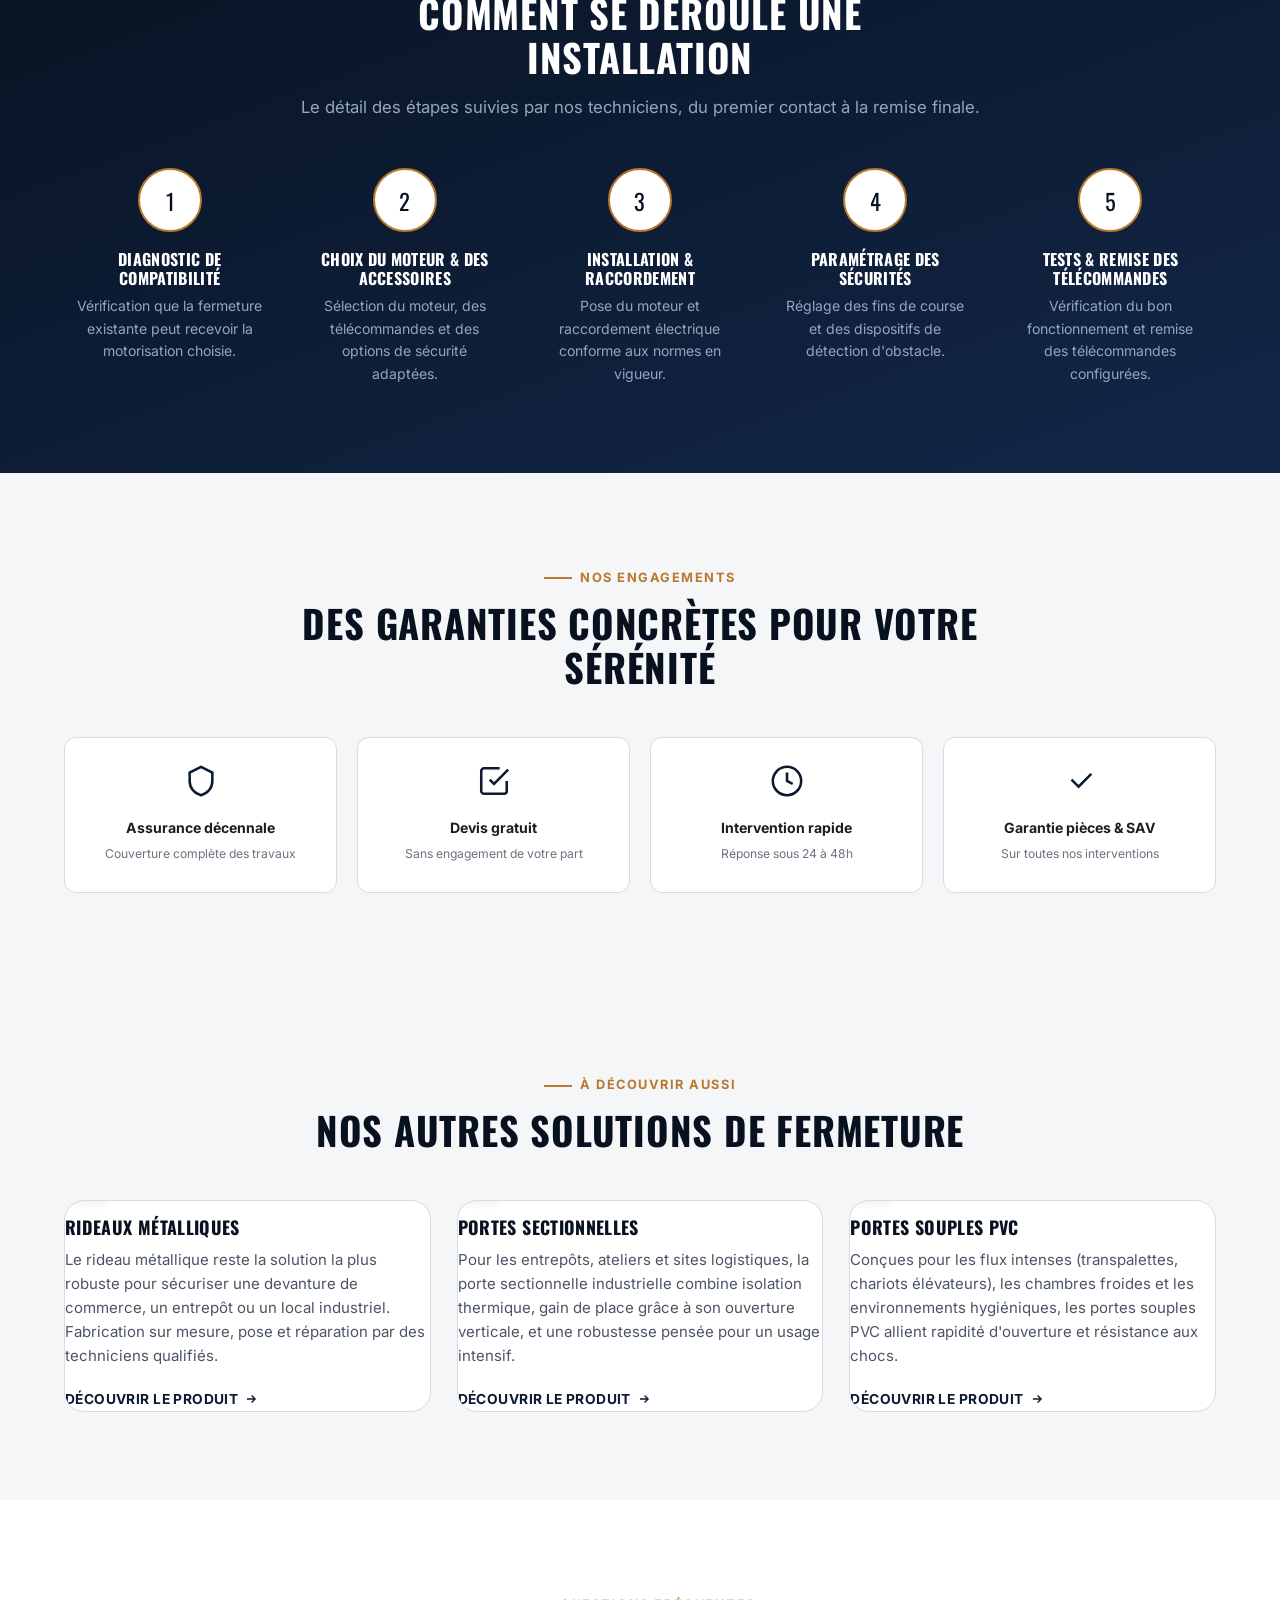
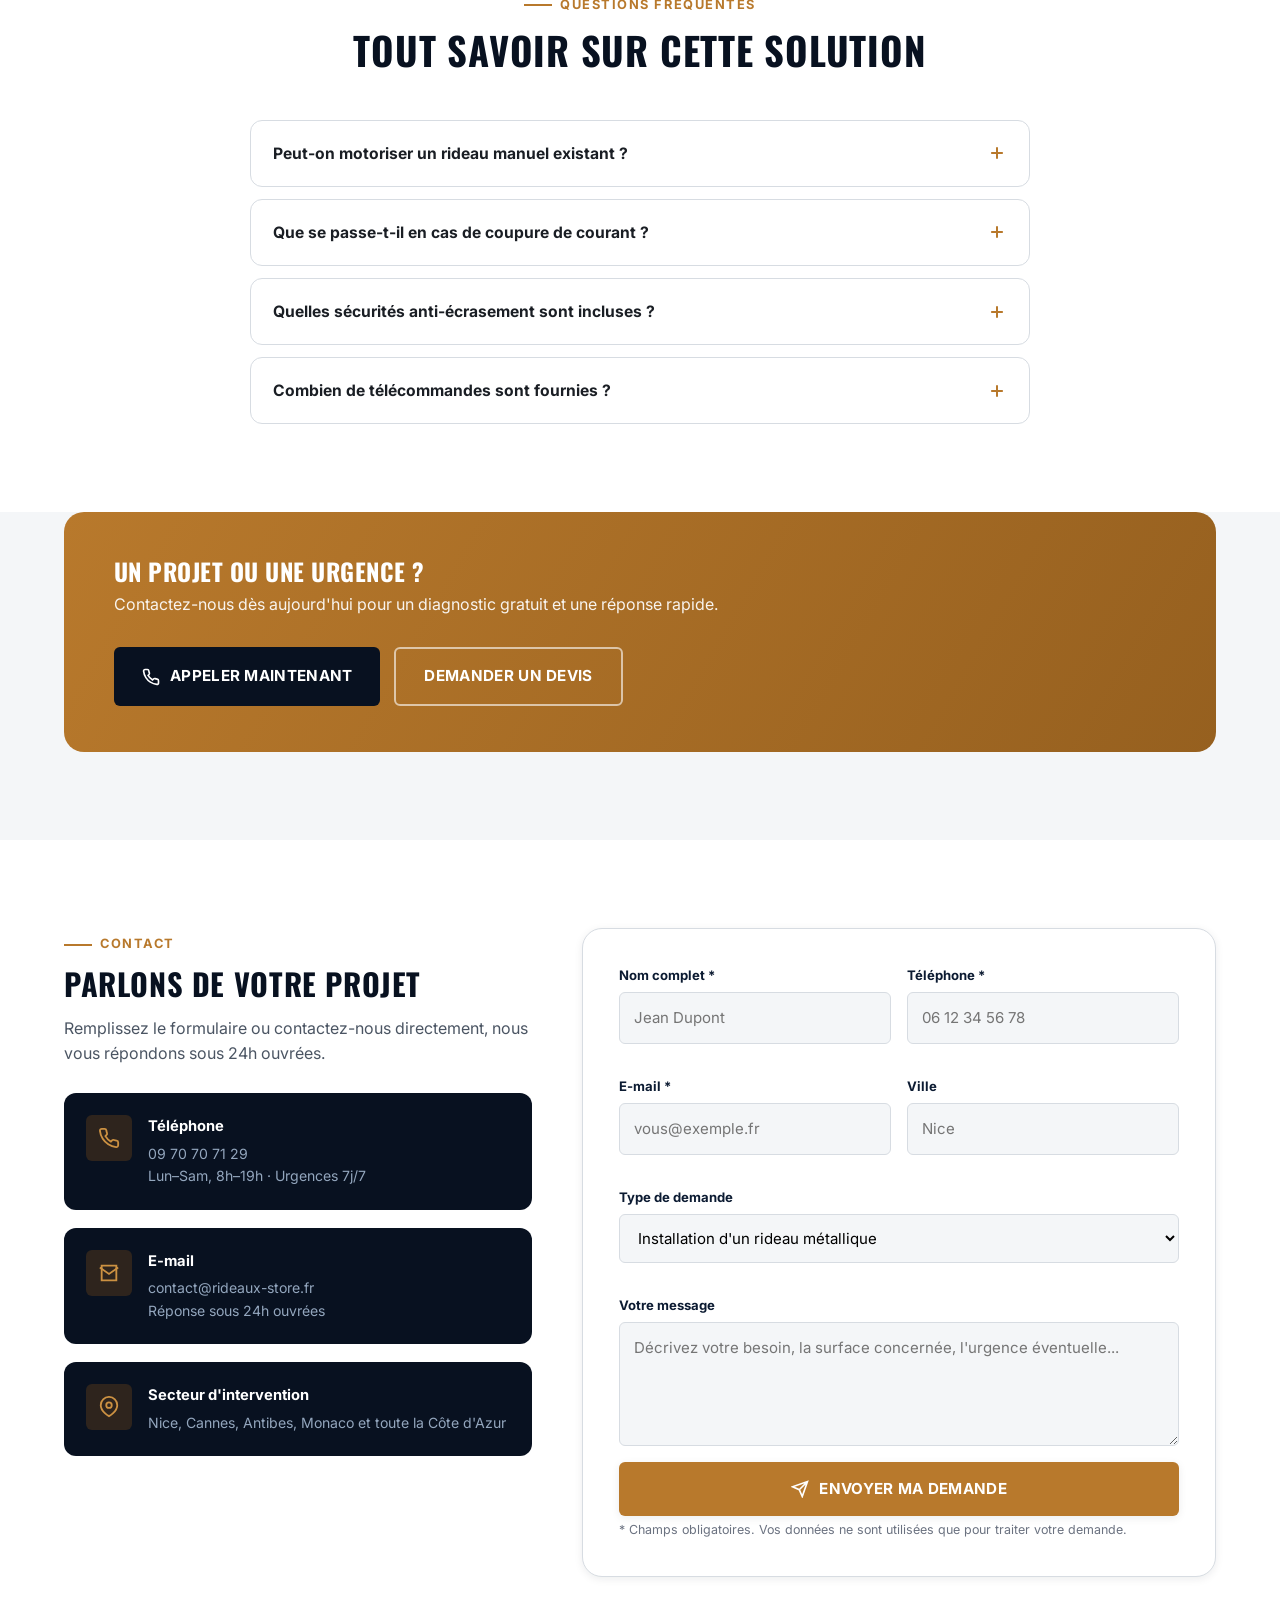
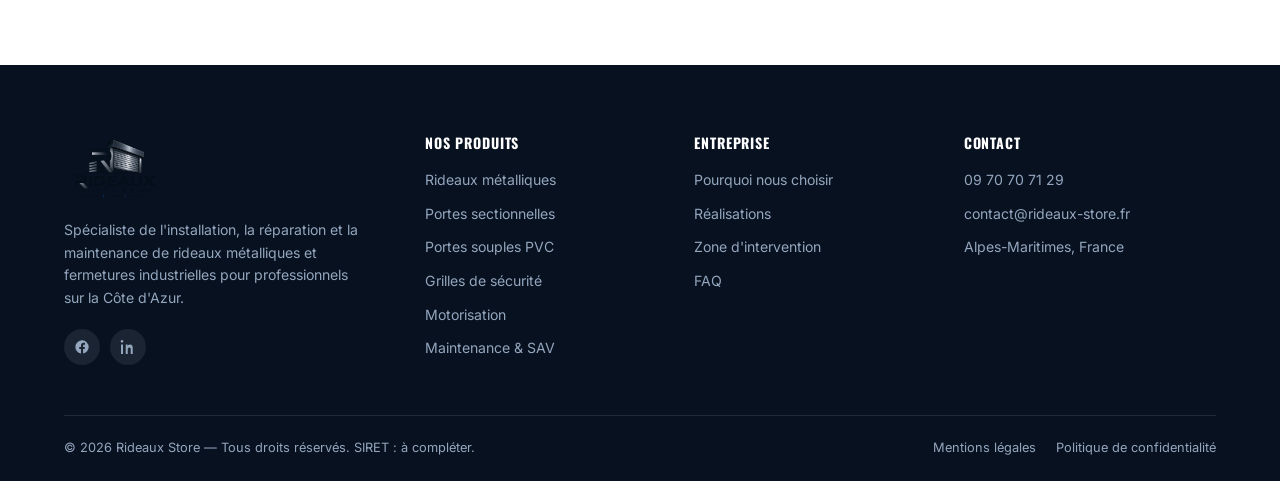
<file: motorisation-automatisme.html>
<!DOCTYPE html>
<html lang="fr">
<head>
<meta charset="UTF-8">
<meta name="viewport" content="width=device-width, initial-scale=1">
<title>Motorisation & Automatisme — Rideaux Store | Côte d'Azur</title>
<meta name="description" content="Motorisation de rideaux métalliques, portes sectionnelles et grilles : télécommandes, détection d'obstacle et sécurités. Devis gratuit sur la Côte d'Azur.">
<meta name="theme-color" content="#081120">
<link rel="preconnect" href="https://fonts.googleapis.com">
<link rel="preconnect" href="https://fonts.gstatic.com" crossorigin>
<link href="https://fonts.googleapis.com/css2?family=Oswald:wght@500;600;700&family=Inter:wght@400;500;600;700;800&display=swap" rel="stylesheet">
<link rel="stylesheet" href="css/style.css">
<link rel="icon" href="data:image/svg+xml,%3Csvg xmlns='http://www.w3.org/2000/svg' viewBox='0 0 100 100'%3E%3Crect width='100' height='100' rx='16' fill='%23081120'/%3E%3Cpath d='M20 35h60M20 50h60M20 65h60' stroke='%23b8792c' stroke-width='8' stroke-linecap='round'/%3E%3C/svg%3E">
</head>
<body>

<!-- Top bar -->
<div class="topbar">
  <div class="container">
    <div class="topbar-left">
      <a href="tel:+33970707129"><svg viewBox="0 0 24 24" fill="none" stroke="currentColor" stroke-width="2"><path d="M22 16.92v3a2 2 0 0 1-2.18 2 19.79 19.79 0 0 1-8.63-3.07 19.5 19.5 0 0 1-6-6 19.79 19.79 0 0 1-3.07-8.67A2 2 0 0 1 4.11 2h3a2 2 0 0 1 2 1.72c.127.96.362 1.903.7 2.81a2 2 0 0 1-.45 2.11L8.09 9.91a16 16 0 0 0 6 6l1.27-1.27a2 2 0 0 1 2.11-.45c.907.338 1.85.573 2.81.7A2 2 0 0 1 22 16.92z"/></svg> 09 70 70 71 29</a>
      <span><svg viewBox="0 0 24 24" fill="none" stroke="currentColor" stroke-width="2"><circle cx="12" cy="12" r="10"/><path d="M12 6v6l4 2"/></svg> Lun–Sam, 8h–19h</span>
      <span class="topbar-badge">Urgence dépannage 7j/7</span>
    </div>
    <div class="topbar-right">
      <span><svg viewBox="0 0 24 24" fill="none" stroke="currentColor" stroke-width="2"><path d="M21 10c0 7-9 12-9 12s-9-5-9-12a9 9 0 1 1 18 0z"/><circle cx="12" cy="10" r="3"/></svg> Nice · Cannes · Antibes · Var</span>
      <div class="topbar-social">
        <a href="#" aria-label="Facebook"><svg width="12" height="12" viewBox="0 0 24 24" fill="currentColor"><path d="M22 12a10 10 0 1 0-11.5 9.9v-7H7.9V12h2.6V9.8c0-2.6 1.5-4 3.8-4 1.1 0 2.2.2 2.2.2v2.5h-1.3c-1.2 0-1.6.8-1.6 1.6V12h2.8l-.4 2.9h-2.4v7A10 10 0 0 0 22 12z"/></svg></a>
        <a href="#" aria-label="LinkedIn"><svg width="12" height="12" viewBox="0 0 24 24" fill="currentColor"><path d="M4.98 3.5C4.98 4.6 4.1 5.5 3 5.5S1 4.6 1 3.5 1.9 1.5 3 1.5s1.98.9 1.98 2zM1.5 8.25h3V22.5h-3V8.25zM8.5 8.25h2.87v1.95h.04c.4-.76 1.4-1.95 3.4-1.95 3.6 0 4.3 2.4 4.3 5.5V22.5h-3v-6.2c0-1.5-.03-3.4-2.1-3.4-2.1 0-2.4 1.6-2.4 3.3v6.3h-3V8.25z"/></svg></a>
      </div>
    </div>
  </div>
</div>

<!-- Header -->
<header class="site-header">
  <div class="container">
    <a href="index.html" class="brand">
      <img src="Logo Rideaux Store.png" alt="Rideaux Store" class="brand-logo-img">
    </a>

    <button class="nav-toggle" aria-label="Ouvrir le menu" aria-expanded="false">
      <svg viewBox="0 0 24 24" fill="none" stroke="currentColor" stroke-width="2"><path d="M3 6h18M3 12h18M3 18h18" stroke-linecap="round"/></svg>
    </button>

    <nav class="main-nav">
      <ul>
        <li><a class="nav-link" href="index.html">Accueil</a></li>
        <li class="has-dropdown">
          <a class="nav-link" href="index.html#services">Nos produits <svg viewBox="0 0 24 24" fill="none" stroke="currentColor" stroke-width="2.4"><path d="M6 9l6 6 6-6"/></svg></a>
          <div class="dropdown">
            <a href="rideaux-metalliques.html"><svg viewBox="0 0 24 24" fill="none" stroke="currentColor" stroke-width="2"><path d="M4 7h16M4 12h16M4 17h16" stroke-linecap="round"/></svg> Rideaux métalliques</a>
            <a href="portes-sectionnelles.html"><svg viewBox="0 0 24 24" fill="none" stroke="currentColor" stroke-width="2"><rect x="4" y="4" width="16" height="16" rx="1.5"/><path d="M4 9.3h16M4 14.7h16" stroke-linecap="round"/></svg> Portes sectionnelles</a>
            <a href="portes-souples-pvc.html"><svg viewBox="0 0 24 24" fill="none" stroke="currentColor" stroke-width="2"><path d="M7 4v16M11 4v16M15 4v16M19 4v16" stroke-linecap="round"/></svg> Portes souples PVC</a>
            <a href="grilles-securite.html"><svg viewBox="0 0 24 24" fill="none" stroke="currentColor" stroke-width="2"><path d="M4 4h16v16H4z"/><path d="M4 9h16M4 14h16M9 4v16M14 4v16"/></svg> Grilles de sécurité</a>
            <a href="motorisation-automatisme.html" style="color:var(--amber-500);"><svg viewBox="0 0 24 24" fill="none" stroke="currentColor" stroke-width="2"><circle cx="12" cy="12" r="3"/><path d="M12 2v3M12 19v3M4.2 4.2l2.2 2.2M17.6 17.6l2.2 2.2M2 12h3M19 12h3M4.2 19.8l2.2-2.2M17.6 6.4l2.2-2.2"/></svg> Motorisation &amp; automatisme</a>
            <a href="maintenance-sav.html"><svg viewBox="0 0 24 24" fill="none" stroke="currentColor" stroke-width="2"><path d="M14.7 6.3a1 1 0 0 0 1.4 0l1.6-1.6a1 1 0 0 1 1.4 0l1.2 1.2a1 1 0 0 1 0 1.4l-1.6 1.6a1 1 0 0 0 0 1.4l3 3a1 1 0 0 1 0 1.4l-1.2 1.2a1 1 0 0 1-1.4 0l-3-3a1 1 0 0 0-1.4 0L6.5 21.2a1 1 0 0 1-1.4 0L3.9 20a1 1 0 0 1 0-1.4L12.1 10.4"/></svg> Maintenance &amp; SAV</a>
          </div>
        </li>
        <li><a class="nav-link" href="index.html#realisations">Réalisations</a></li>
        <li><a class="nav-link" href="index.html#pourquoi">Pourquoi nous</a></li>
        <li><a class="nav-link" href="index.html#zone">Zone d'intervention</a></li>
        <li><a class="nav-link" href="index.html#faq">FAQ</a></li>
        <li><a class="nav-link" href="#contact">Contact</a></li>
      </ul>
      <div class="header-cta">
        <div class="header-phone">
          <small>Besoin d'aide ?</small>
          <strong>09 70 70 71 29</strong>
        </div>
        <a href="#contact" class="btn btn-primary"><svg viewBox="0 0 24 24" fill="none" stroke="currentColor" stroke-width="2.4"><path d="M12 5v14M5 12h14"/></svg> <span>Devis gratuit</span></a>
      </div>
    </nav>
    <div class="nav-backdrop"></div>
  </div>
</header>

<main>

  <!-- HERO -->
  <section class="hero" style="padding:56px 0 76px;">
    <div class="container">
      <div class="breadcrumb reveal in">
        <a href="index.html">Accueil</a>
        <svg viewBox="0 0 24 24" fill="none" stroke="currentColor" stroke-width="2.4"><path d="M9 6l6 6-6 6"/></svg>
        <a href="index.html#services">Nos produits</a>
        <svg viewBox="0 0 24 24" fill="none" stroke="currentColor" stroke-width="2.4"><path d="M9 6l6 6-6 6"/></svg>
        <span aria-current="page">Motorisation &amp; automatisme</span>
      </div>
      <div class="hero-grid">
        <div class="reveal in">
          <div class="eyebrow">Motorisation</div>
          <h1 style="font-size:clamp(1.9rem, 3.6vw, 2.9rem);">Motorisation &amp; automatisme, le confort et la sécurité au quotidien</h1>
          <p class="lead">Moteur, télécommande, détecteurs d'obstacle : nous équipons vos fermetures existantes ou neuves d'une motorisation fiable, avec les sécurités anti-intrusion et anti-écrasement adaptées.</p>
          <div class="hero-actions">
            <a href="#contact" class="btn btn-primary"><svg viewBox="0 0 24 24" fill="none" stroke="currentColor" stroke-width="2.4"><path d="M12 5v14M5 12h14"/></svg> Demander un devis gratuit</a>
            <a href="tel:+33970707129" class="btn btn-outline"><svg viewBox="0 0 24 24" fill="none" stroke="currentColor" stroke-width="2.2"><path d="M22 16.92v3a2 2 0 0 1-2.18 2 19.79 19.79 0 0 1-8.63-3.07 19.5 19.5 0 0 1-6-6 19.79 19.79 0 0 1-3.07-8.67A2 2 0 0 1 4.11 2h3a2 2 0 0 1 2 1.72c.127.96.362 1.903.7 2.81a2 2 0 0 1-.45 2.11L8.09 9.91a16 16 0 0 0 6 6l1.27-1.27a2 2 0 0 1 2.11-.45c.907.338 1.85.573 2.81.7A2 2 0 0 1 22 16.92z"/></svg> 09 70 70 71 29</a>
          </div>
          <div class="hero-badges">
          <div class="hero-badge"><svg viewBox="0 0 24 24" fill="none" stroke="currentColor" stroke-width="2"><path d="M20 6L9 17l-5-5"/></svg> Compatible tous types de fermetures</div>
          <div class="hero-badge"><svg viewBox="0 0 24 24" fill="none" stroke="currentColor" stroke-width="2"><path d="M20 6L9 17l-5-5"/></svg> Télécommandes fournies</div>
          <div class="hero-badge"><svg viewBox="0 0 24 24" fill="none" stroke="currentColor" stroke-width="2"><path d="M20 6L9 17l-5-5"/></svg> Sécurités anti-écrasement</div>
          </div>
        </div>
        <div class="hero-photo-card reveal in">
          <img src="Motorisation &amp; automatisme portail.jpg" alt="Motorisation — Portail automatisé" loading="eager">
        </div>
      </div>
    </div>
  </section>

  <!-- DESCRIPTION -->
  <section>
    <div class="container">
      <div class="section-head reveal" style="text-align:left;margin:0 0 32px;max-width:100%;">
        <div class="eyebrow">Présentation</div>
        <h2 style="font-size:clamp(1.5rem, 2.6vw, 2rem);">Automatiser vos fermetures en toute sécurité</h2>
      </div>
      <div class="prose reveal">
        <p>Manœuvrer un rideau métallique ou une porte sectionnelle manuellement, plusieurs fois par jour, représente une contrainte pour de nombreux professionnels. La motorisation apporte un vrai gain de confort et de rapidité, tout en renforçant la sécurité grâce aux dispositifs de détection intégrés.</p>
        <p>Nous installons des motorisations compatibles avec la plupart des rideaux métalliques, portes sectionnelles et grilles de sécurité, qu'il s'agisse d'un équipement neuf ou d'une installation existante à moderniser. Télécommandes, interphonie, contacteurs à clé : la commande est choisie selon votre usage.</p>
        <p>Chaque motorisation intègre des sécurités conformes à l'usage professionnel : détection d'obstacle avec arrêt automatique, limiteur d'effort et, en option, une alimentation de secours par batterie en cas de coupure de courant.</p>
      </div>
      <div class="reveal" style="margin-top:8px;">
        <h3 style="font-family:var(--font-head);text-transform:uppercase;font-size:1.05rem;letter-spacing:0.02em;color:var(--navy-950);margin-top:36px;">Fiche technique</h3>
      <div class="spec-table reveal" style="margin-top:32px;">
          <div class="spec-row"><span class="label">Compatibilité</span><span class="value">Rideaux, portes sectionnelles, grilles</span></div>
          <div class="spec-row"><span class="label">Commandes</span><span class="value">Télécommande, digicode, interphone</span></div>
          <div class="spec-row"><span class="label">Sécurités</span><span class="value">Détection d'obstacle, arrêt d'urgence</span></div>
          <div class="spec-row"><span class="label">Délai moyen de pose</span><span class="value">1 jour</span></div>
          <div class="spec-row"><span class="label">Garantie</span><span class="value">Pièces &amp; main d'œuvre incluse</span></div>
      </div>

      </div>
    </div>
  </section>

  <!-- FEATURES -->
  <section class="bg-alt">
    <div class="container">
      <div class="section-head reveal">
        <div class="eyebrow" style="justify-content:center">Caractéristiques</div>
        <h2>Caractéristiques &amp; options disponibles</h2>
      </div>
      <div class="why-list" style="max-width:920px;margin:0 auto;display:grid;grid-template-columns:repeat(2,1fr);gap:30px 44px;">
          <div class="why-item reveal">
            <div class="why-icon"><svg viewBox="0 0 24 24" fill="none" stroke="currentColor" stroke-width="2"><path d="M12 2l8 4v6c0 5-3.5 8.5-8 10-4.5-1.5-8-5-8-10V6l8-4z"/></svg></div>
            <div><h4>Compatible rideaux, portes sectionnelles et grilles</h4><p>Une même expertise pour motoriser tous vos types de fermetures.</p></div>
          </div>
          <div class="why-item reveal">
            <div class="why-icon"><svg viewBox="0 0 24 24" fill="none" stroke="currentColor" stroke-width="2"><circle cx="12" cy="12" r="10"/><path d="M12 6v6l4 2"/></svg></div>
            <div><h4>Télécommandes &amp; interphonie</h4><p>Plusieurs modes de commande selon votre usage : télécommande, digicode, interphone.</p></div>
          </div>
          <div class="why-item reveal">
            <div class="why-icon"><svg viewBox="0 0 24 24" fill="none" stroke="currentColor" stroke-width="2"><path d="M9 11l3 3L22 4"/><path d="M21 12v7a2 2 0 0 1-2 2H5a2 2 0 0 1-2-2V5a2 2 0 0 1 2-2h11"/></svg></div>
            <div><h4>Détection d'obstacle &amp; arrêt sécurité</h4><p>Arrêt automatique en cas de résistance anormale, pour la sécurité des personnes et des biens.</p></div>
          </div>
          <div class="why-item reveal">
            <div class="why-icon"><svg viewBox="0 0 24 24" fill="none" stroke="currentColor" stroke-width="2"><path d="M20 7l-9 9-5-5" stroke-linecap="round" stroke-linejoin="round"/></svg></div>
            <div><h4>Alimentation de secours en option</h4><p>Batterie de secours disponible pour continuer à manœuvrer la fermeture en cas de coupure de courant.</p></div>
          </div>
      </div>
    </div>
  </section>

  <!-- REALISATIONS -->
  <section id="realisations">
    <div class="container">
      <div class="section-head reveal">
        <div class="eyebrow" style="justify-content:center">Nos réalisations</div>
        <h2>Un exemple de chantier réalisé</h2>
      </div>
      <div class="realisation-photo reveal">
        <img src="Motorisation &amp; automatisme portail.jpg" alt="Motorisation — Portail automatisé" loading="lazy">
        <div class="realisation-caption">
          <strong>Motorisation</strong>
          <span>Portail automatisé</span>
        </div>
      </div>
    </div>
  </section>

  <!-- PROCESS -->
  <section class="bg-navy">
    <div class="container">
      <div class="section-head reveal">
        <div class="eyebrow" style="justify-content:center">Notre méthode</div>
        <h2>Comment se déroule une installation</h2>
        <p style="color:var(--steel-300)">Le détail des étapes suivies par nos techniciens, du premier contact à la remise finale.</p>
      </div>
      <div class="process-grid" style="--steps:5;">
        <div class="process-step reveal"><div class="num">1</div><h4>Diagnostic de compatibilité</h4><p>Vérification que la fermeture existante peut recevoir la motorisation choisie.</p></div>
        <div class="process-step reveal"><div class="num">2</div><h4>Choix du moteur &amp; des accessoires</h4><p>Sélection du moteur, des télécommandes et des options de sécurité adaptées.</p></div>
        <div class="process-step reveal"><div class="num">3</div><h4>Installation &amp; raccordement</h4><p>Pose du moteur et raccordement électrique conforme aux normes en vigueur.</p></div>
        <div class="process-step reveal"><div class="num">4</div><h4>Paramétrage des sécurités</h4><p>Réglage des fins de course et des dispositifs de détection d'obstacle.</p></div>
        <div class="process-step reveal"><div class="num">5</div><h4>Tests &amp; remise des télécommandes</h4><p>Vérification du bon fonctionnement et remise des télécommandes configurées.</p></div>
      </div>
    </div>
  </section>

  <!-- TRUST -->
  <section class="bg-alt">
    <div class="container">
      <div class="section-head reveal">
        <div class="eyebrow" style="justify-content:center">Nos engagements</div>
        <h2>Des garanties concrètes pour votre sérénité</h2>
      </div>
      <div class="cert-grid">
        <div class="cert-item reveal"><svg viewBox="0 0 24 24" fill="none" stroke="currentColor" stroke-width="1.8"><path d="M12 2l8 4v6c0 5-3.5 8.5-8 10-4.5-1.5-8-5-8-10V6l8-4z"/></svg><strong>Assurance décennale</strong><span>Couverture complète des travaux</span></div>
        <div class="cert-item reveal"><svg viewBox="0 0 24 24" fill="none" stroke="currentColor" stroke-width="1.8"><path d="M9 11l3 3L22 4"/><path d="M21 12v7a2 2 0 0 1-2 2H5a2 2 0 0 1-2-2V5a2 2 0 0 1 2-2h11"/></svg><strong>Devis gratuit</strong><span>Sans engagement de votre part</span></div>
        <div class="cert-item reveal"><svg viewBox="0 0 24 24" fill="none" stroke="currentColor" stroke-width="1.8"><circle cx="12" cy="12" r="10"/><path d="M12 6v6l4 2"/></svg><strong>Intervention rapide</strong><span>Réponse sous 24 à 48h</span></div>
        <div class="cert-item reveal"><svg viewBox="0 0 24 24" fill="none" stroke="currentColor" stroke-width="1.8"><path d="M20 7l-9 9-5-5"/></svg><strong>Garantie pièces &amp; SAV</strong><span>Sur toutes nos interventions</span></div>
      </div>
    </div>
  </section>

  <!-- RELATED -->
  <section class="bg-alt">
    <div class="container">
      <div class="section-head reveal">
        <div class="eyebrow" style="justify-content:center">À découvrir aussi</div>
        <h2>Nos autres solutions de fermeture</h2>
      </div>
      <div class="services-grid">
        <div class="service-card reveal">
          <div class="service-icon"><svg viewBox="0 0 24 24" fill="none" stroke="currentColor" stroke-width="2"><path d="M4 7h16M4 12h16M4 17h16" stroke-linecap="round"/></svg></div>
          <h3>Rideaux métalliques</h3>
          <p>Le rideau métallique reste la solution la plus robuste pour sécuriser une devanture de commerce, un entrepôt ou un local industriel. Fabrication sur mesure, pose et réparation par des techniciens qualifiés.</p>
          <a href="rideaux-metalliques.html" class="card-link">Découvrir le produit <svg viewBox="0 0 24 24" fill="none" stroke="currentColor" stroke-width="2.4"><path d="M5 12h14M13 6l6 6-6 6"/></svg></a>
        </div>
        <div class="service-card reveal">
          <div class="service-icon"><svg viewBox="0 0 24 24" fill="none" stroke="currentColor" stroke-width="2"><rect x="4" y="4" width="16" height="16" rx="1.5"/><path d="M4 9.3h16M4 14.7h16" stroke-linecap="round"/></svg></div>
          <h3>Portes sectionnelles</h3>
          <p>Pour les entrepôts, ateliers et sites logistiques, la porte sectionnelle industrielle combine isolation thermique, gain de place grâce à son ouverture verticale, et une robustesse pensée pour un usage intensif.</p>
          <a href="portes-sectionnelles.html" class="card-link">Découvrir le produit <svg viewBox="0 0 24 24" fill="none" stroke="currentColor" stroke-width="2.4"><path d="M5 12h14M13 6l6 6-6 6"/></svg></a>
        </div>
        <div class="service-card reveal">
          <div class="service-icon"><svg viewBox="0 0 24 24" fill="none" stroke="currentColor" stroke-width="2"><path d="M7 4v16M11 4v16M15 4v16M19 4v16" stroke-linecap="round"/></svg></div>
          <h3>Portes souples PVC</h3>
          <p>Conçues pour les flux intenses (transpalettes, chariots élévateurs), les chambres froides et les environnements hygiéniques, les portes souples PVC allient rapidité d'ouverture et résistance aux chocs.</p>
          <a href="portes-souples-pvc.html" class="card-link">Découvrir le produit <svg viewBox="0 0 24 24" fill="none" stroke="currentColor" stroke-width="2.4"><path d="M5 12h14M13 6l6 6-6 6"/></svg></a>
        </div>
      </div>
    </div>
  </section>

  <!-- FAQ -->
  <section id="faq">
    <div class="container">
      <div class="section-head reveal">
        <div class="eyebrow" style="justify-content:center">Questions fréquentes</div>
        <h2>Tout savoir sur cette solution</h2>
      </div>
      <div class="faq-list">
        <div class="faq-item reveal">
          <button class="faq-q">Peut-on motoriser un rideau manuel existant ?<svg viewBox="0 0 24 24" fill="none" stroke="currentColor" stroke-width="2.4"><path d="M12 5v14M5 12h14"/></svg></button>
          <div class="faq-a"><p>Dans la majorité des cas, oui, sous réserve de la compatibilité du coffre et du système d'enroulement, vérifiée lors du diagnostic gratuit sur site.</p></div>
        </div>
        <div class="faq-item reveal">
          <button class="faq-q">Que se passe-t-il en cas de coupure de courant ?<svg viewBox="0 0 24 24" fill="none" stroke="currentColor" stroke-width="2.4"><path d="M12 5v14M5 12h14"/></svg></button>
          <div class="faq-a"><p>Sans option de secours, la fermeture reste bloquée en position ; nous proposons une alimentation de secours par batterie pour continuer à l'actionner manuellement ou électriquement en cas de coupure.</p></div>
        </div>
        <div class="faq-item reveal">
          <button class="faq-q">Quelles sécurités anti-écrasement sont incluses ?<svg viewBox="0 0 24 24" fill="none" stroke="currentColor" stroke-width="2.4"><path d="M12 5v14M5 12h14"/></svg></button>
          <div class="faq-a"><p>Nos motorisations intègrent une détection d'obstacle avec arrêt automatique, conforme aux exigences d'usage professionnel.</p></div>
        </div>
        <div class="faq-item reveal">
          <button class="faq-q">Combien de télécommandes sont fournies ?<svg viewBox="0 0 24 24" fill="none" stroke="currentColor" stroke-width="2.4"><path d="M12 5v14M5 12h14"/></svg></button>
          <div class="faq-a"><p>Le nombre de télécommandes est défini avec vous selon vos besoins ; des télécommandes supplémentaires peuvent être ajoutées ultérieurement.</p></div>
        </div>
      </div>
    </div>
  </section>

  <!-- CTA BANNER -->
  <section class="bg-alt" style="padding-top:0;">
    <div class="container">
      <div class="cta-banner reveal">
        <div>
          <h3>Un projet ou une urgence ?</h3>
          <p>Contactez-nous dès aujourd'hui pour un diagnostic gratuit et une réponse rapide.</p>
        </div>
        <div class="cta-actions">
          <a href="tel:+33970707129" class="btn btn-dark"><svg viewBox="0 0 24 24" fill="none" stroke="currentColor" stroke-width="2.2"><path d="M22 16.92v3a2 2 0 0 1-2.18 2 19.79 19.79 0 0 1-8.63-3.07 19.5 19.5 0 0 1-6-6 19.79 19.79 0 0 1-3.07-8.67A2 2 0 0 1 4.11 2h3a2 2 0 0 1 2 1.72c.127.96.362 1.903.7 2.81a2 2 0 0 1-.45 2.11L8.09 9.91a16 16 0 0 0 6 6l1.27-1.27a2 2 0 0 1 2.11-.45c.907.338 1.85.573 2.81.7A2 2 0 0 1 22 16.92z"/></svg> Appeler maintenant</a>
          <a href="#contact" class="btn btn-outline">Demander un devis</a>
        </div>
      </div>
    </div>
  </section>

  <!-- CONTACT -->
  <section id="contact">
    <div class="container contact-wrap">
      <div class="reveal">
        <div class="eyebrow">Contact</div>
        <h2 style="font-size:1.9rem;">Parlons de votre projet</h2>
        <p style="color:var(--gray-700);margin:14px 0 26px;">Remplissez le formulaire ou contactez-nous directement, nous vous répondons sous 24h ouvrées.</p>
        <div class="contact-cards">
          <div class="contact-card">
            <div class="ic"><svg viewBox="0 0 24 24" fill="none" stroke="currentColor" stroke-width="2"><path d="M22 16.92v3a2 2 0 0 1-2.18 2 19.79 19.79 0 0 1-8.63-3.07 19.5 19.5 0 0 1-6-6 19.79 19.79 0 0 1-3.07-8.67A2 2 0 0 1 4.11 2h3a2 2 0 0 1 2 1.72c.127.96.362 1.903.7 2.81a2 2 0 0 1-.45 2.11L8.09 9.91a16 16 0 0 0 6 6l1.27-1.27a2 2 0 0 1 2.11-.45c.907.338 1.85.573 2.81.7A2 2 0 0 1 22 16.92z"/></svg></div>
            <div><strong>Téléphone</strong><a href="tel:+33970707129">09 70 70 71 29</a><span>Lun–Sam, 8h–19h · Urgences 7j/7</span></div>
          </div>
          <div class="contact-card">
            <div class="ic"><svg viewBox="0 0 24 24" fill="none" stroke="currentColor" stroke-width="2"><path d="M4 4h16v16H4z"/><path d="M22 6l-10 7L2 6"/></svg></div>
            <div><strong>E-mail</strong><a href="mailto:contact@rideaux-store.fr">contact@rideaux-store.fr</a><span>Réponse sous 24h ouvrées</span></div>
          </div>
          <div class="contact-card">
            <div class="ic"><svg viewBox="0 0 24 24" fill="none" stroke="currentColor" stroke-width="2"><path d="M21 10c0 7-9 12-9 12s-9-5-9-12a9 9 0 1 1 18 0z"/><circle cx="12" cy="10" r="3"/></svg></div>
            <div><strong>Secteur d'intervention</strong><span>Nice, Cannes, Antibes, Monaco et toute la Côte d'Azur</span></div>
          </div>
        </div>
      </div>

      <div class="form-card reveal">
        <form id="quote-form">
          <div class="form-grid">
            <div class="form-field"><label for="f-name">Nom complet *</label><input id="f-name" type="text" required placeholder="Jean Dupont"></div>
            <div class="form-field"><label for="f-phone">Téléphone *</label><input id="f-phone" type="tel" required placeholder="06 12 34 56 78"></div>
            <div class="form-field"><label for="f-email">E-mail *</label><input id="f-email" type="email" required placeholder="vous@exemple.fr"></div>
            <div class="form-field"><label for="f-city">Ville</label><input id="f-city" type="text" placeholder="Nice"></div>
            <div class="form-field full"><label for="f-service">Type de demande</label>
              <select id="f-service">
                <option>Installation d'un rideau métallique</option>
                <option>Réparation / dépannage urgent</option>
                <option>Porte sectionnelle industrielle</option>
                <option>Porte souple PVC</option>
                <option>Contrat de maintenance</option>
                <option>Autre demande</option>
              </select>
            </div>
            <div class="form-field full"><label for="f-message">Votre message</label><textarea id="f-message" rows="4" placeholder="Décrivez votre besoin, la surface concernée, l'urgence éventuelle..."></textarea></div>
          </div>
          <button type="submit" class="btn btn-primary btn-block"><svg viewBox="0 0 24 24" fill="none" stroke="currentColor" stroke-width="2.2"><path d="M22 2L11 13M22 2l-7 20-4-9-9-4 20-7z"/></svg> Envoyer ma demande</button>
          <p class="form-note">* Champs obligatoires. Vos données ne sont utilisées que pour traiter votre demande.</p>
          <div class="form-success"><svg viewBox="0 0 24 24" fill="none" stroke="currentColor" stroke-width="2.4"><path d="M20 6L9 17l-5-5"/></svg> Merci ! Votre demande a bien été enregistrée, nous revenons vers vous rapidement.</div>
        </form>
      </div>
    </div>
  </section>

</main>

<!-- FOOTER -->
<footer class="site-footer">
  <div class="container">
    <div class="footer-grid">
      <div class="footer-brand">
        <a href="index.html" class="brand">
          <img src="Logo Rideaux Store.png" alt="Rideaux Store" class="brand-logo-img">
        </a>
        <p>Spécialiste de l'installation, la réparation et la maintenance de rideaux métalliques et fermetures industrielles pour professionnels sur la Côte d'Azur.</p>
        <div class="footer-social">
          <a href="#" aria-label="Facebook"><svg viewBox="0 0 24 24" fill="currentColor"><path d="M22 12a10 10 0 1 0-11.5 9.9v-7H7.9V12h2.6V9.8c0-2.6 1.5-4 3.8-4 1.1 0 2.2.2 2.2.2v2.5h-1.3c-1.2 0-1.6.8-1.6 1.6V12h2.8l-.4 2.9h-2.4v7A10 10 0 0 0 22 12z"/></svg></a>
          <a href="#" aria-label="LinkedIn"><svg viewBox="0 0 24 24" fill="currentColor"><path d="M4.98 3.5C4.98 4.6 4.1 5.5 3 5.5S1 4.6 1 3.5 1.9 1.5 3 1.5s1.98.9 1.98 2zM1.5 8.25h3V22.5h-3V8.25zM8.5 8.25h2.87v1.95h.04c.4-.76 1.4-1.95 3.4-1.95 3.6 0 4.3 2.4 4.3 5.5V22.5h-3v-6.2c0-1.5-.03-3.4-2.1-3.4-2.1 0-2.4 1.6-2.4 3.3v6.3h-3V8.25z"/></svg></a>
        </div>
      </div>
      <div>
        <h4>Nos produits</h4>
        <div class="footer-links">
          <a href="rideaux-metalliques.html">Rideaux métalliques</a>
          <a href="portes-sectionnelles.html">Portes sectionnelles</a>
          <a href="portes-souples-pvc.html">Portes souples PVC</a>
          <a href="grilles-securite.html">Grilles de sécurité</a>
          <a href="motorisation-automatisme.html">Motorisation</a>
          <a href="maintenance-sav.html">Maintenance &amp; SAV</a>
        </div>
      </div>
      <div>
        <h4>Entreprise</h4>
        <div class="footer-links">
          <a href="index.html#pourquoi">Pourquoi nous choisir</a>
          <a href="index.html#realisations">Réalisations</a>
          <a href="index.html#zone">Zone d'intervention</a>
          <a href="index.html#faq">FAQ</a>
        </div>
      </div>
      <div>
        <h4>Contact</h4>
        <div class="footer-links">
          <a href="tel:+33970707129">09 70 70 71 29</a>
          <a href="mailto:contact@rideaux-store.fr">contact@rideaux-store.fr</a>
          <span>Alpes-Maritimes, France</span>
        </div>
      </div>
    </div>
    <div class="footer-bottom">
      <span>© <span id="current-year">2026</span> Rideaux Store — Tous droits réservés. SIRET : à compléter.</span>
      <div class="footer-bottom-links">
        <a href="#">Mentions légales</a>
        <a href="#">Politique de confidentialité</a>
      </div>
    </div>
  </div>
</footer>

<a href="tel:+33970707129" class="float-call"><svg viewBox="0 0 24 24" fill="none" stroke="currentColor" stroke-width="2.2"><path d="M22 16.92v3a2 2 0 0 1-2.18 2 19.79 19.79 0 0 1-8.63-3.07 19.5 19.5 0 0 1-6-6 19.79 19.79 0 0 1-3.07-8.67A2 2 0 0 1 4.11 2h3a2 2 0 0 1 2 1.72c.127.96.362 1.903.7 2.81a2 2 0 0 1-.45 2.11L8.09 9.91a16 16 0 0 0 6 6l1.27-1.27a2 2 0 0 1 2.11-.45c.907.338 1.85.573 2.81.7A2 2 0 0 1 22 16.92z"/></svg> <span class="label">09 70 70 71 29</span></a>
<button class="back-to-top" aria-label="Retour en haut"><svg viewBox="0 0 24 24" fill="none" stroke="currentColor" stroke-width="2.4"><path d="M18 15l-6-6-6 6"/></svg></button>

<script src="js/main.js"></script>
</body>
</html>
</file>
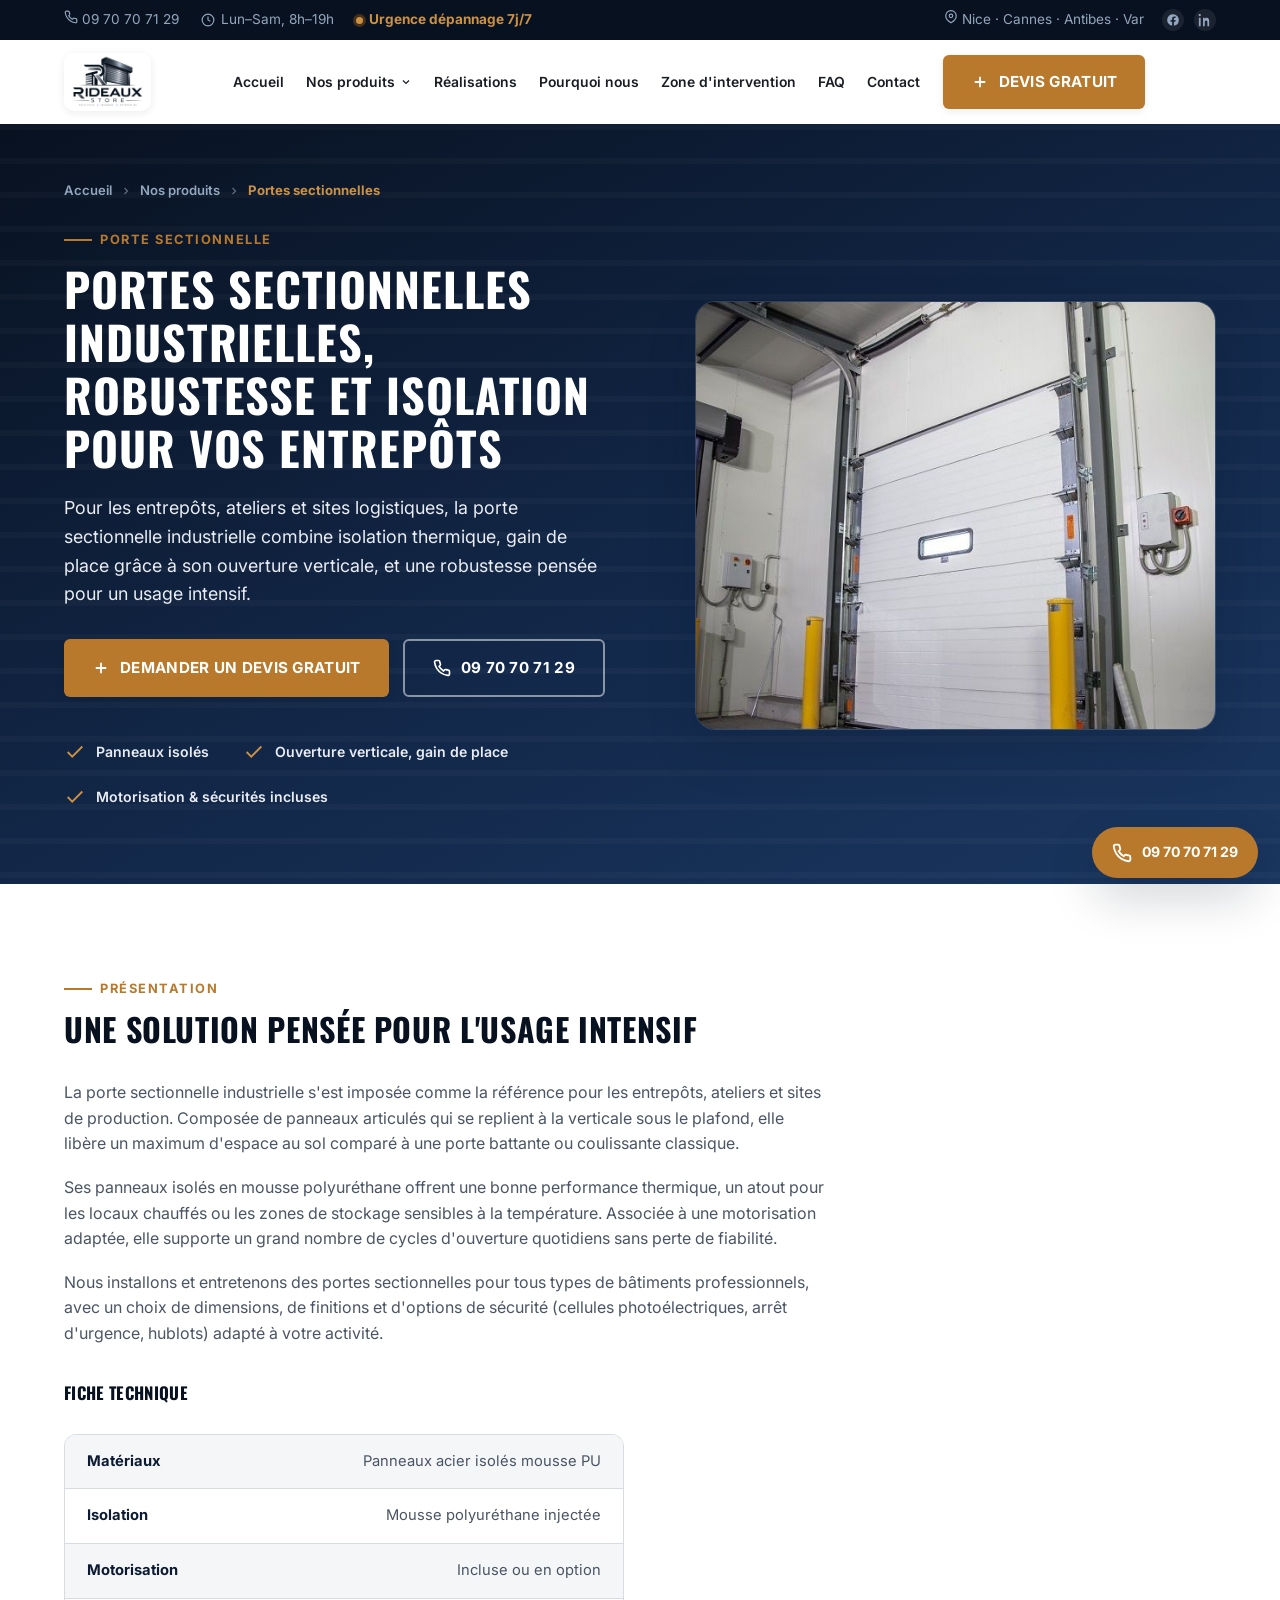
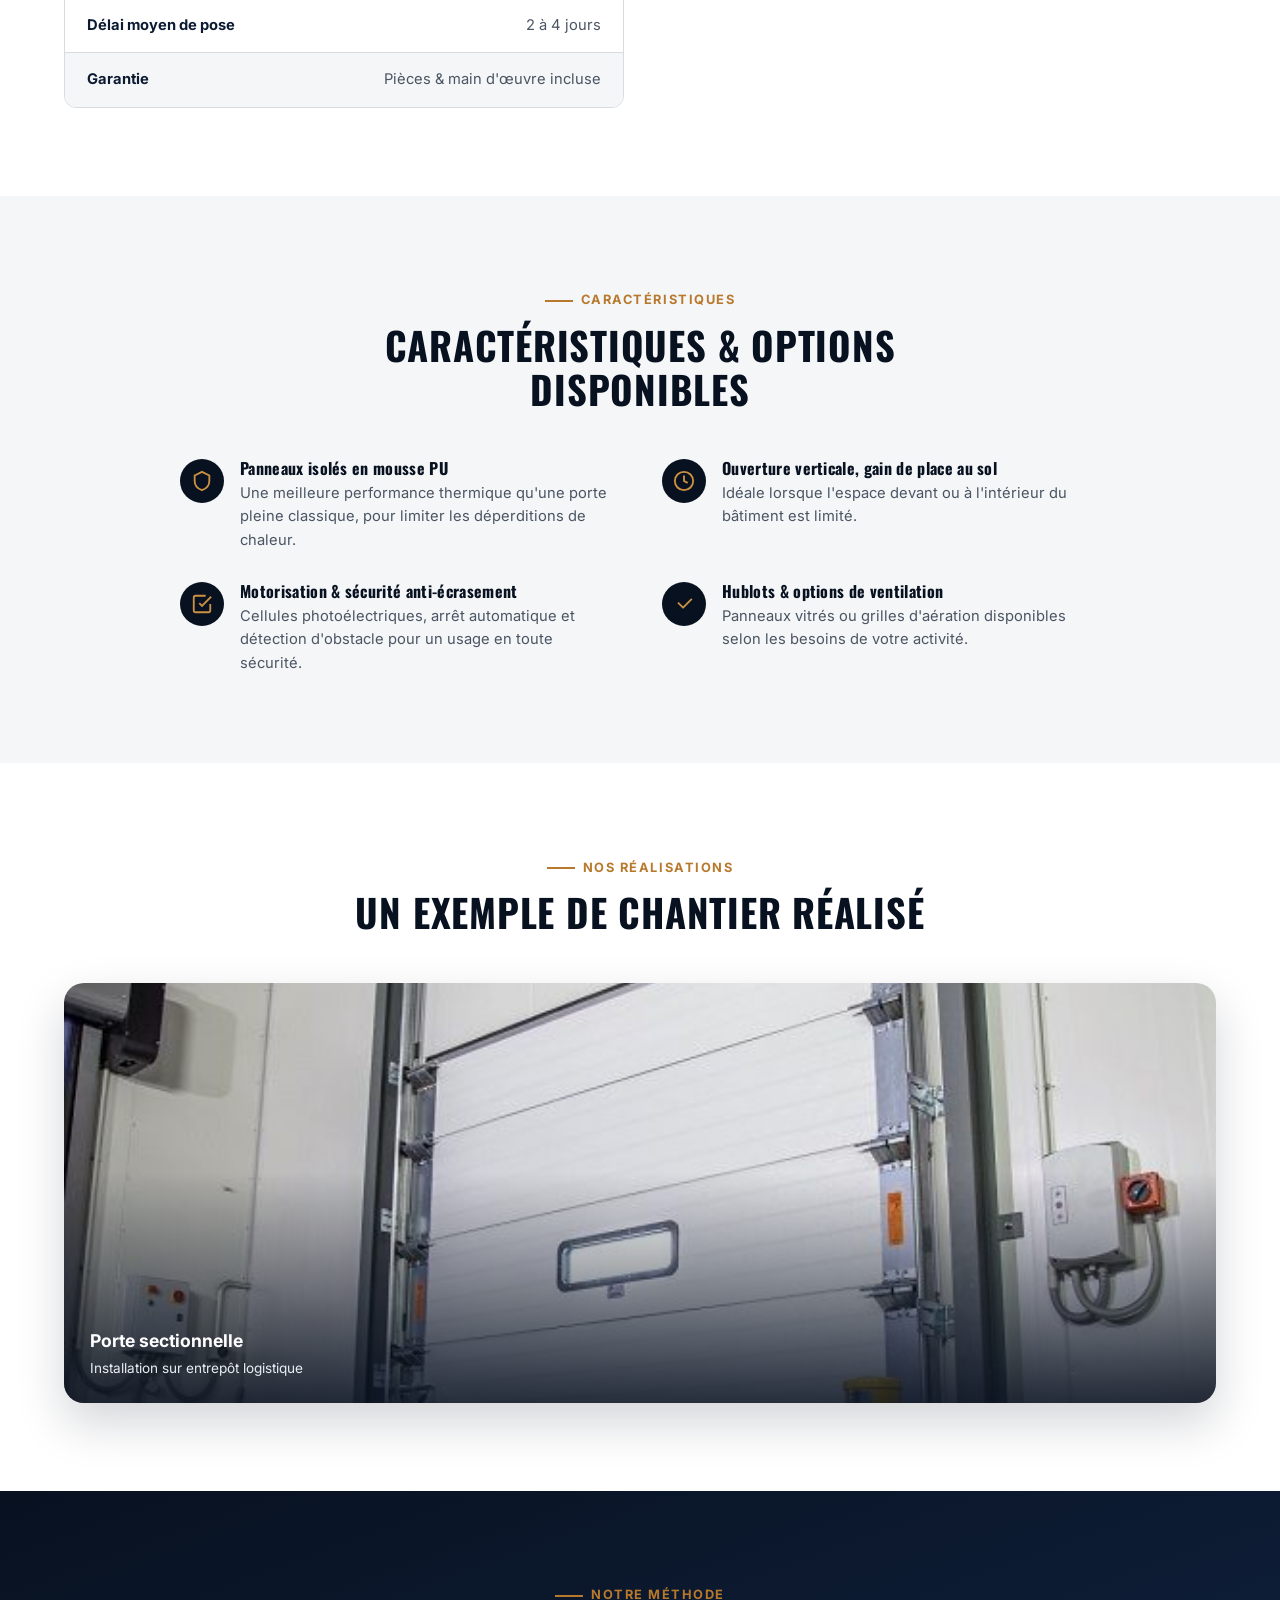
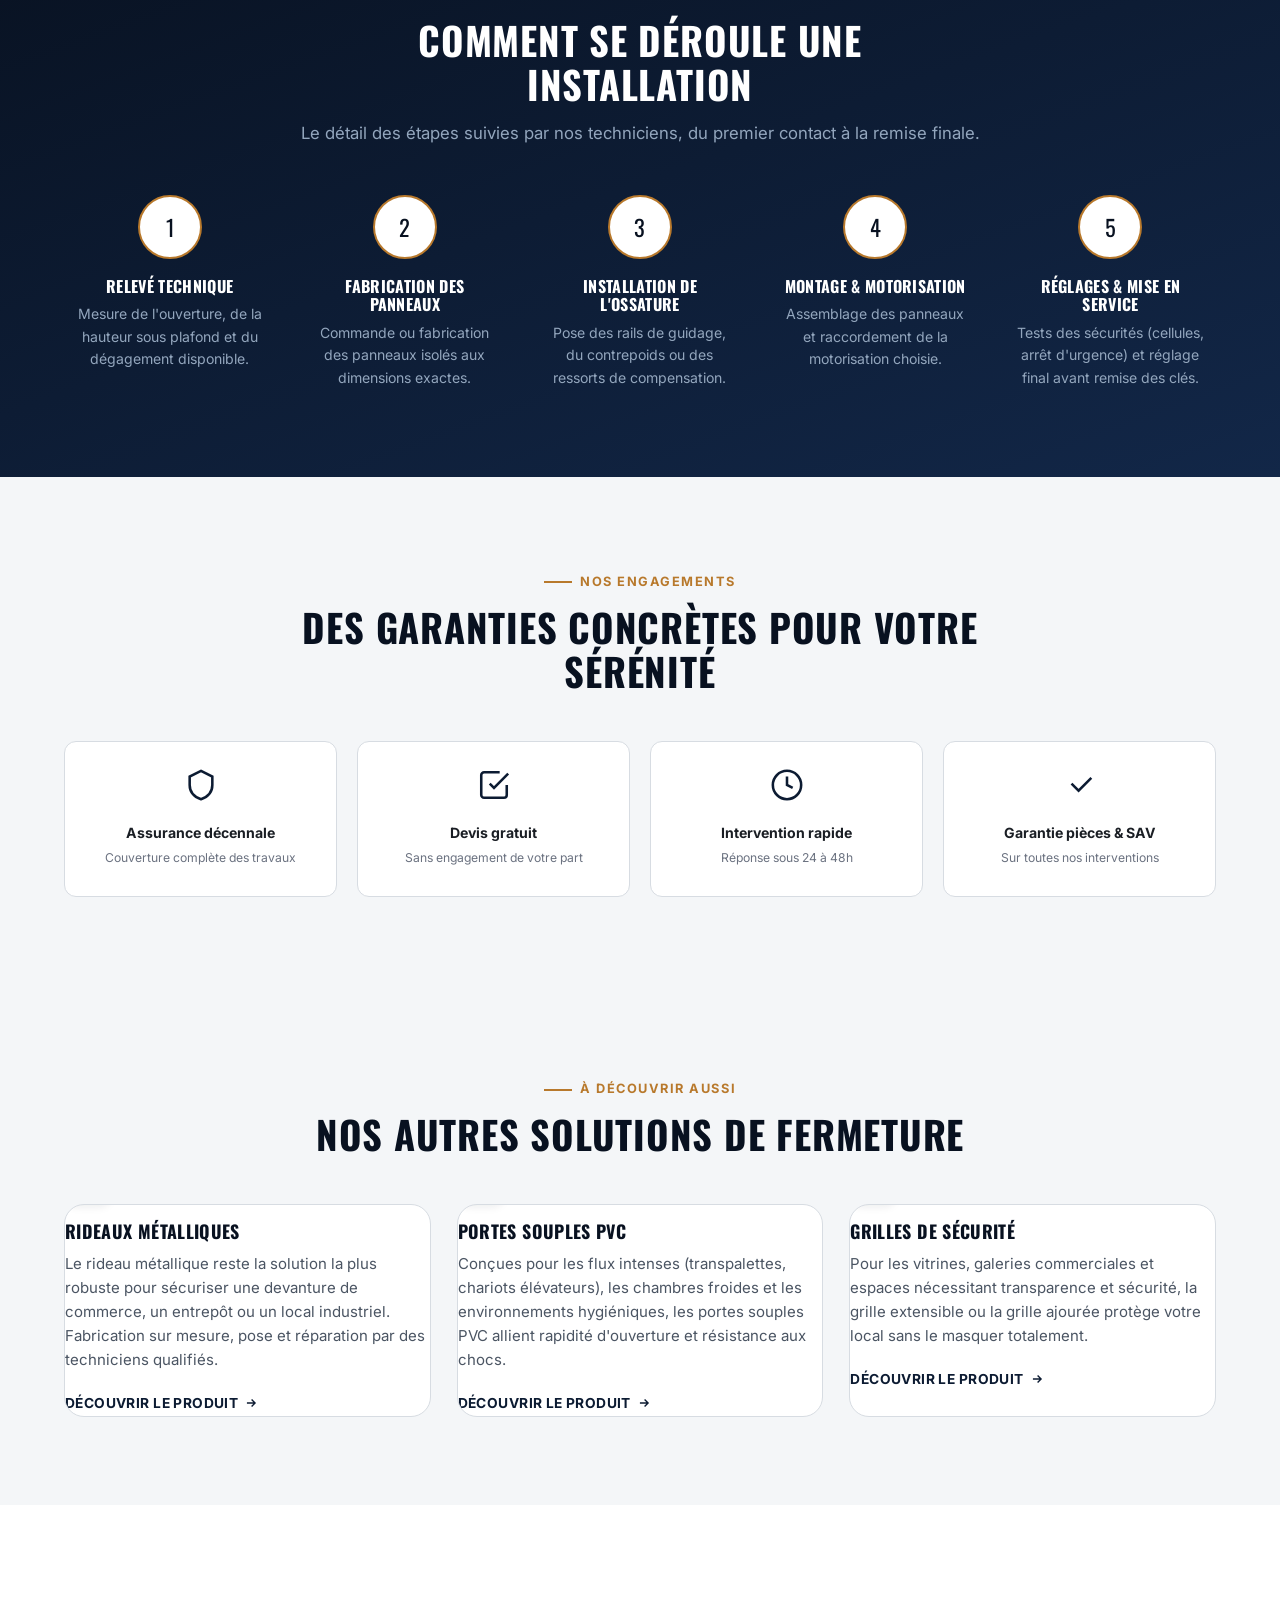
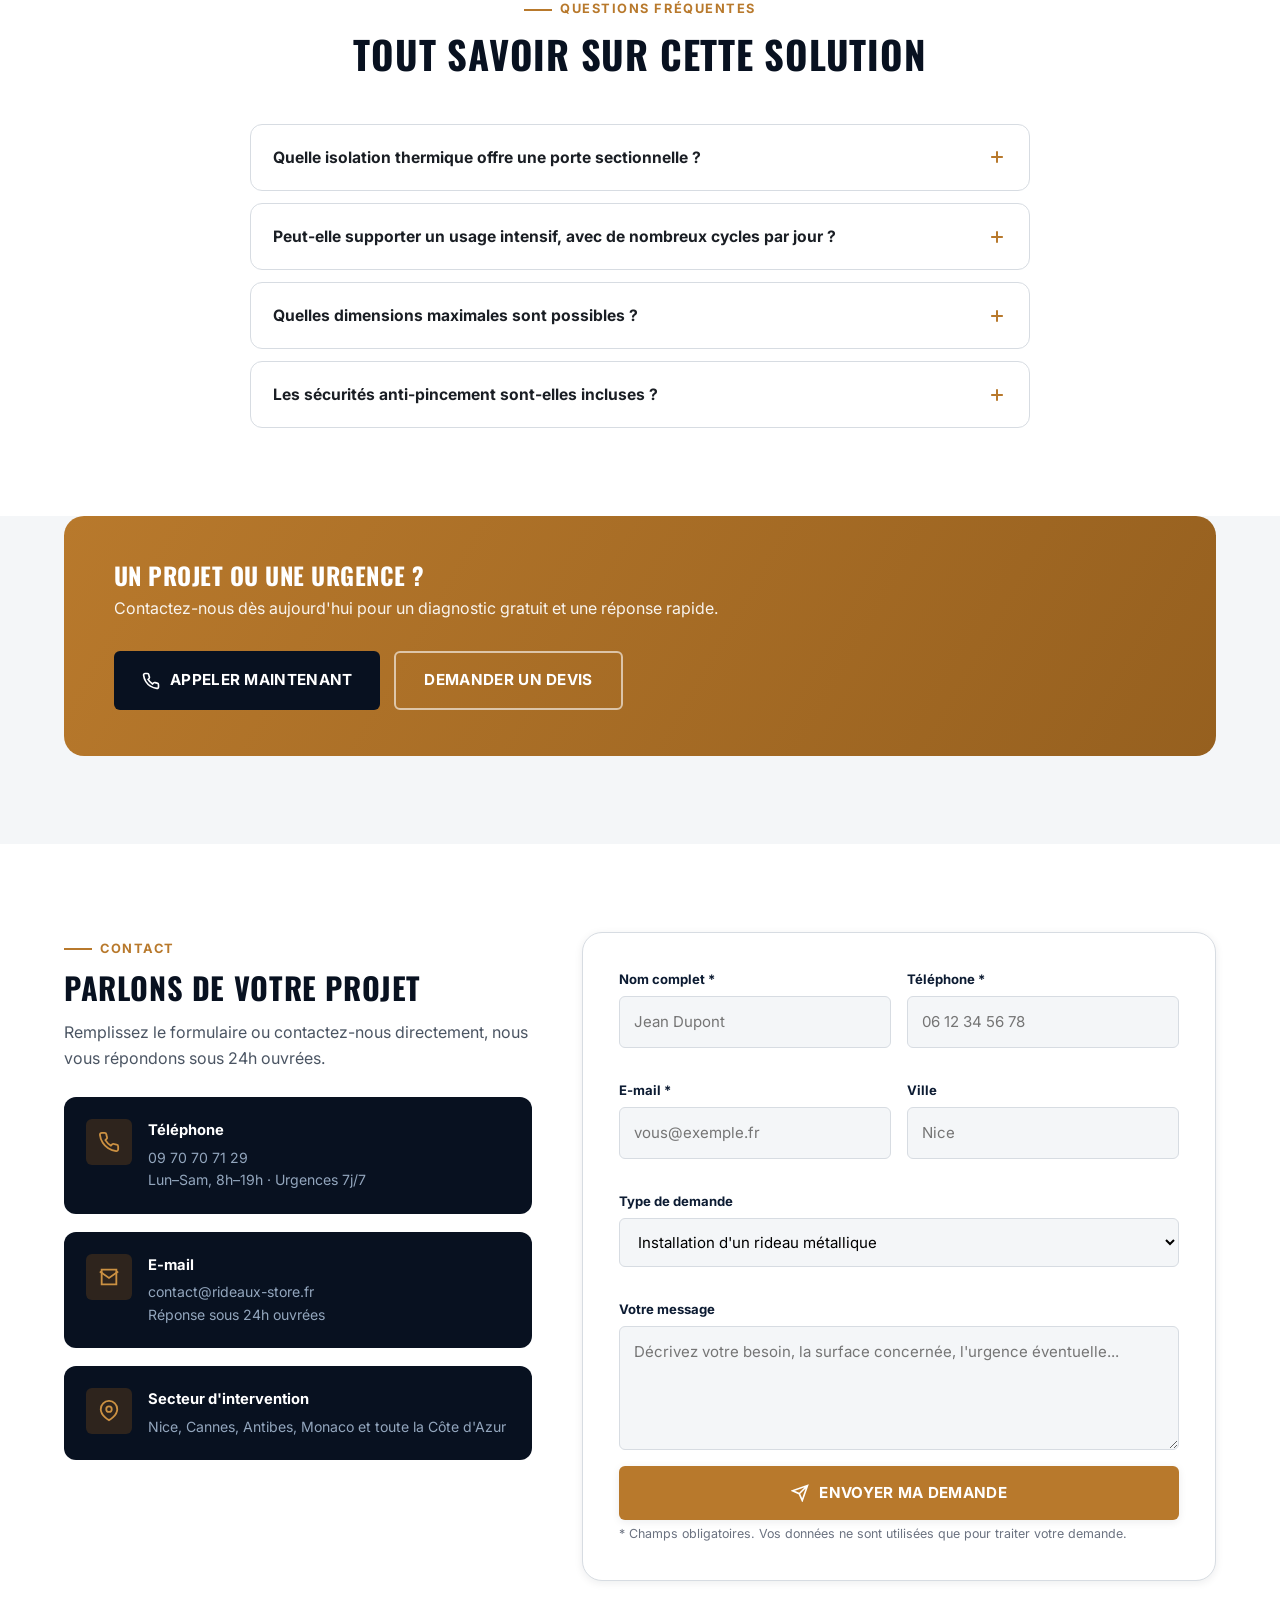
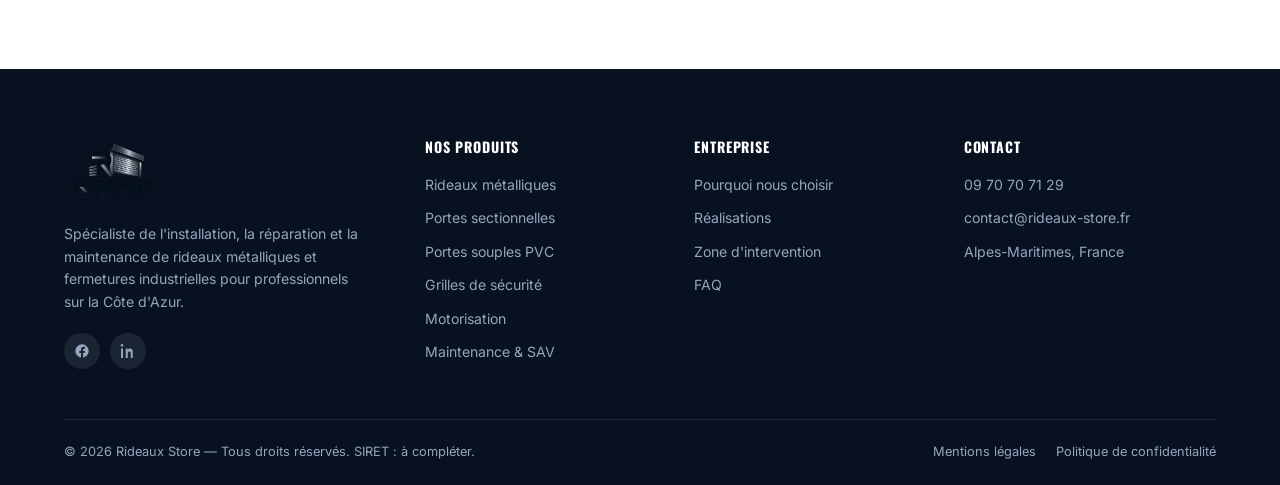
<file: portes-sectionnelles.html>
<!DOCTYPE html>
<html lang="fr">
<head>
<meta charset="UTF-8">
<meta name="viewport" content="width=device-width, initial-scale=1">
<title>Portes Sectionnelles Industrielles — Rideaux Store | Côte d'Azur</title>
<meta name="description" content="Installation et maintenance de portes sectionnelles industrielles isolées et motorisées pour entrepôts et sites logistiques sur la Côte d'Azur. Devis gratuit.">
<meta name="theme-color" content="#081120">
<link rel="preconnect" href="https://fonts.googleapis.com">
<link rel="preconnect" href="https://fonts.gstatic.com" crossorigin>
<link href="https://fonts.googleapis.com/css2?family=Oswald:wght@500;600;700&family=Inter:wght@400;500;600;700;800&display=swap" rel="stylesheet">
<link rel="stylesheet" href="css/style.css">
<link rel="icon" href="data:image/svg+xml,%3Csvg xmlns='http://www.w3.org/2000/svg' viewBox='0 0 100 100'%3E%3Crect width='100' height='100' rx='16' fill='%23081120'/%3E%3Cpath d='M20 35h60M20 50h60M20 65h60' stroke='%23b8792c' stroke-width='8' stroke-linecap='round'/%3E%3C/svg%3E">
</head>
<body>

<!-- Top bar -->
<div class="topbar">
  <div class="container">
    <div class="topbar-left">
      <a href="tel:+33970707129"><svg viewBox="0 0 24 24" fill="none" stroke="currentColor" stroke-width="2"><path d="M22 16.92v3a2 2 0 0 1-2.18 2 19.79 19.79 0 0 1-8.63-3.07 19.5 19.5 0 0 1-6-6 19.79 19.79 0 0 1-3.07-8.67A2 2 0 0 1 4.11 2h3a2 2 0 0 1 2 1.72c.127.96.362 1.903.7 2.81a2 2 0 0 1-.45 2.11L8.09 9.91a16 16 0 0 0 6 6l1.27-1.27a2 2 0 0 1 2.11-.45c.907.338 1.85.573 2.81.7A2 2 0 0 1 22 16.92z"/></svg> 09 70 70 71 29</a>
      <span><svg viewBox="0 0 24 24" fill="none" stroke="currentColor" stroke-width="2"><circle cx="12" cy="12" r="10"/><path d="M12 6v6l4 2"/></svg> Lun–Sam, 8h–19h</span>
      <span class="topbar-badge">Urgence dépannage 7j/7</span>
    </div>
    <div class="topbar-right">
      <span><svg viewBox="0 0 24 24" fill="none" stroke="currentColor" stroke-width="2"><path d="M21 10c0 7-9 12-9 12s-9-5-9-12a9 9 0 1 1 18 0z"/><circle cx="12" cy="10" r="3"/></svg> Nice · Cannes · Antibes · Var</span>
      <div class="topbar-social">
        <a href="#" aria-label="Facebook"><svg width="12" height="12" viewBox="0 0 24 24" fill="currentColor"><path d="M22 12a10 10 0 1 0-11.5 9.9v-7H7.9V12h2.6V9.8c0-2.6 1.5-4 3.8-4 1.1 0 2.2.2 2.2.2v2.5h-1.3c-1.2 0-1.6.8-1.6 1.6V12h2.8l-.4 2.9h-2.4v7A10 10 0 0 0 22 12z"/></svg></a>
        <a href="#" aria-label="LinkedIn"><svg width="12" height="12" viewBox="0 0 24 24" fill="currentColor"><path d="M4.98 3.5C4.98 4.6 4.1 5.5 3 5.5S1 4.6 1 3.5 1.9 1.5 3 1.5s1.98.9 1.98 2zM1.5 8.25h3V22.5h-3V8.25zM8.5 8.25h2.87v1.95h.04c.4-.76 1.4-1.95 3.4-1.95 3.6 0 4.3 2.4 4.3 5.5V22.5h-3v-6.2c0-1.5-.03-3.4-2.1-3.4-2.1 0-2.4 1.6-2.4 3.3v6.3h-3V8.25z"/></svg></a>
      </div>
    </div>
  </div>
</div>

<!-- Header -->
<header class="site-header">
  <div class="container">
    <a href="index.html" class="brand">
      <img src="Logo Rideaux Store.png" alt="Rideaux Store" class="brand-logo-img">
    </a>

    <button class="nav-toggle" aria-label="Ouvrir le menu" aria-expanded="false">
      <svg viewBox="0 0 24 24" fill="none" stroke="currentColor" stroke-width="2"><path d="M3 6h18M3 12h18M3 18h18" stroke-linecap="round"/></svg>
    </button>

    <nav class="main-nav">
      <ul>
        <li><a class="nav-link" href="index.html">Accueil</a></li>
        <li class="has-dropdown">
          <a class="nav-link" href="index.html#services">Nos produits <svg viewBox="0 0 24 24" fill="none" stroke="currentColor" stroke-width="2.4"><path d="M6 9l6 6 6-6"/></svg></a>
          <div class="dropdown">
            <a href="rideaux-metalliques.html"><svg viewBox="0 0 24 24" fill="none" stroke="currentColor" stroke-width="2"><path d="M4 7h16M4 12h16M4 17h16" stroke-linecap="round"/></svg> Rideaux métalliques</a>
            <a href="portes-sectionnelles.html" style="color:var(--amber-500);"><svg viewBox="0 0 24 24" fill="none" stroke="currentColor" stroke-width="2"><rect x="4" y="4" width="16" height="16" rx="1.5"/><path d="M4 9.3h16M4 14.7h16" stroke-linecap="round"/></svg> Portes sectionnelles</a>
            <a href="portes-souples-pvc.html"><svg viewBox="0 0 24 24" fill="none" stroke="currentColor" stroke-width="2"><path d="M7 4v16M11 4v16M15 4v16M19 4v16" stroke-linecap="round"/></svg> Portes souples PVC</a>
            <a href="grilles-securite.html"><svg viewBox="0 0 24 24" fill="none" stroke="currentColor" stroke-width="2"><path d="M4 4h16v16H4z"/><path d="M4 9h16M4 14h16M9 4v16M14 4v16"/></svg> Grilles de sécurité</a>
            <a href="motorisation-automatisme.html"><svg viewBox="0 0 24 24" fill="none" stroke="currentColor" stroke-width="2"><circle cx="12" cy="12" r="3"/><path d="M12 2v3M12 19v3M4.2 4.2l2.2 2.2M17.6 17.6l2.2 2.2M2 12h3M19 12h3M4.2 19.8l2.2-2.2M17.6 6.4l2.2-2.2"/></svg> Motorisation &amp; automatisme</a>
            <a href="maintenance-sav.html"><svg viewBox="0 0 24 24" fill="none" stroke="currentColor" stroke-width="2"><path d="M14.7 6.3a1 1 0 0 0 1.4 0l1.6-1.6a1 1 0 0 1 1.4 0l1.2 1.2a1 1 0 0 1 0 1.4l-1.6 1.6a1 1 0 0 0 0 1.4l3 3a1 1 0 0 1 0 1.4l-1.2 1.2a1 1 0 0 1-1.4 0l-3-3a1 1 0 0 0-1.4 0L6.5 21.2a1 1 0 0 1-1.4 0L3.9 20a1 1 0 0 1 0-1.4L12.1 10.4"/></svg> Maintenance &amp; SAV</a>
          </div>
        </li>
        <li><a class="nav-link" href="index.html#realisations">Réalisations</a></li>
        <li><a class="nav-link" href="index.html#pourquoi">Pourquoi nous</a></li>
        <li><a class="nav-link" href="index.html#zone">Zone d'intervention</a></li>
        <li><a class="nav-link" href="index.html#faq">FAQ</a></li>
        <li><a class="nav-link" href="#contact">Contact</a></li>
      </ul>
      <div class="header-cta">
        <div class="header-phone">
          <small>Besoin d'aide ?</small>
          <strong>09 70 70 71 29</strong>
        </div>
        <a href="#contact" class="btn btn-primary"><svg viewBox="0 0 24 24" fill="none" stroke="currentColor" stroke-width="2.4"><path d="M12 5v14M5 12h14"/></svg> <span>Devis gratuit</span></a>
      </div>
    </nav>
    <div class="nav-backdrop"></div>
  </div>
</header>

<main>

  <!-- HERO -->
  <section class="hero" style="padding:56px 0 76px;">
    <div class="container">
      <div class="breadcrumb reveal in">
        <a href="index.html">Accueil</a>
        <svg viewBox="0 0 24 24" fill="none" stroke="currentColor" stroke-width="2.4"><path d="M9 6l6 6-6 6"/></svg>
        <a href="index.html#services">Nos produits</a>
        <svg viewBox="0 0 24 24" fill="none" stroke="currentColor" stroke-width="2.4"><path d="M9 6l6 6-6 6"/></svg>
        <span aria-current="page">Portes sectionnelles</span>
      </div>
      <div class="hero-grid">
        <div class="reveal in">
          <div class="eyebrow">Porte sectionnelle</div>
          <h1 style="font-size:clamp(1.9rem, 3.6vw, 2.9rem);">Portes sectionnelles industrielles, robustesse et isolation pour vos entrepôts</h1>
          <p class="lead">Pour les entrepôts, ateliers et sites logistiques, la porte sectionnelle industrielle combine isolation thermique, gain de place grâce à son ouverture verticale, et une robustesse pensée pour un usage intensif.</p>
          <div class="hero-actions">
            <a href="#contact" class="btn btn-primary"><svg viewBox="0 0 24 24" fill="none" stroke="currentColor" stroke-width="2.4"><path d="M12 5v14M5 12h14"/></svg> Demander un devis gratuit</a>
            <a href="tel:+33970707129" class="btn btn-outline"><svg viewBox="0 0 24 24" fill="none" stroke="currentColor" stroke-width="2.2"><path d="M22 16.92v3a2 2 0 0 1-2.18 2 19.79 19.79 0 0 1-8.63-3.07 19.5 19.5 0 0 1-6-6 19.79 19.79 0 0 1-3.07-8.67A2 2 0 0 1 4.11 2h3a2 2 0 0 1 2 1.72c.127.96.362 1.903.7 2.81a2 2 0 0 1-.45 2.11L8.09 9.91a16 16 0 0 0 6 6l1.27-1.27a2 2 0 0 1 2.11-.45c.907.338 1.85.573 2.81.7A2 2 0 0 1 22 16.92z"/></svg> 09 70 70 71 29</a>
          </div>
          <div class="hero-badges">
          <div class="hero-badge"><svg viewBox="0 0 24 24" fill="none" stroke="currentColor" stroke-width="2"><path d="M20 6L9 17l-5-5"/></svg> Panneaux isolés</div>
          <div class="hero-badge"><svg viewBox="0 0 24 24" fill="none" stroke="currentColor" stroke-width="2"><path d="M20 6L9 17l-5-5"/></svg> Ouverture verticale, gain de place</div>
          <div class="hero-badge"><svg viewBox="0 0 24 24" fill="none" stroke="currentColor" stroke-width="2"><path d="M20 6L9 17l-5-5"/></svg> Motorisation &amp; sécurités incluses</div>
          </div>
        </div>
        <div class="hero-photo-card reveal in">
          <img src="Portes sectionnelles.jpg" alt="Porte sectionnelle — Installation sur entrepôt logistique" loading="eager">
        </div>
      </div>
    </div>
  </section>

  <!-- DESCRIPTION -->
  <section>
    <div class="container">
      <div class="section-head reveal" style="text-align:left;margin:0 0 32px;max-width:100%;">
        <div class="eyebrow">Présentation</div>
        <h2 style="font-size:clamp(1.5rem, 2.6vw, 2rem);">Une solution pensée pour l'usage intensif</h2>
      </div>
      <div class="prose reveal">
        <p>La porte sectionnelle industrielle s'est imposée comme la référence pour les entrepôts, ateliers et sites de production. Composée de panneaux articulés qui se replient à la verticale sous le plafond, elle libère un maximum d'espace au sol comparé à une porte battante ou coulissante classique.</p>
        <p>Ses panneaux isolés en mousse polyuréthane offrent une bonne performance thermique, un atout pour les locaux chauffés ou les zones de stockage sensibles à la température. Associée à une motorisation adaptée, elle supporte un grand nombre de cycles d'ouverture quotidiens sans perte de fiabilité.</p>
        <p>Nous installons et entretenons des portes sectionnelles pour tous types de bâtiments professionnels, avec un choix de dimensions, de finitions et d'options de sécurité (cellules photoélectriques, arrêt d'urgence, hublots) adapté à votre activité.</p>
      </div>
      <div class="reveal" style="margin-top:8px;">
        <h3 style="font-family:var(--font-head);text-transform:uppercase;font-size:1.05rem;letter-spacing:0.02em;color:var(--navy-950);margin-top:36px;">Fiche technique</h3>
      <div class="spec-table reveal" style="margin-top:32px;">
          <div class="spec-row"><span class="label">Matériaux</span><span class="value">Panneaux acier isolés mousse PU</span></div>
          <div class="spec-row"><span class="label">Isolation</span><span class="value">Mousse polyuréthane injectée</span></div>
          <div class="spec-row"><span class="label">Motorisation</span><span class="value">Incluse ou en option</span></div>
          <div class="spec-row"><span class="label">Délai moyen de pose</span><span class="value">2 à 4 jours</span></div>
          <div class="spec-row"><span class="label">Garantie</span><span class="value">Pièces &amp; main d'œuvre incluse</span></div>
      </div>

      </div>
    </div>
  </section>

  <!-- FEATURES -->
  <section class="bg-alt">
    <div class="container">
      <div class="section-head reveal">
        <div class="eyebrow" style="justify-content:center">Caractéristiques</div>
        <h2>Caractéristiques &amp; options disponibles</h2>
      </div>
      <div class="why-list" style="max-width:920px;margin:0 auto;display:grid;grid-template-columns:repeat(2,1fr);gap:30px 44px;">
          <div class="why-item reveal">
            <div class="why-icon"><svg viewBox="0 0 24 24" fill="none" stroke="currentColor" stroke-width="2"><path d="M12 2l8 4v6c0 5-3.5 8.5-8 10-4.5-1.5-8-5-8-10V6l8-4z"/></svg></div>
            <div><h4>Panneaux isolés en mousse PU</h4><p>Une meilleure performance thermique qu'une porte pleine classique, pour limiter les déperditions de chaleur.</p></div>
          </div>
          <div class="why-item reveal">
            <div class="why-icon"><svg viewBox="0 0 24 24" fill="none" stroke="currentColor" stroke-width="2"><circle cx="12" cy="12" r="10"/><path d="M12 6v6l4 2"/></svg></div>
            <div><h4>Ouverture verticale, gain de place au sol</h4><p>Idéale lorsque l'espace devant ou à l'intérieur du bâtiment est limité.</p></div>
          </div>
          <div class="why-item reveal">
            <div class="why-icon"><svg viewBox="0 0 24 24" fill="none" stroke="currentColor" stroke-width="2"><path d="M9 11l3 3L22 4"/><path d="M21 12v7a2 2 0 0 1-2 2H5a2 2 0 0 1-2-2V5a2 2 0 0 1 2-2h11"/></svg></div>
            <div><h4>Motorisation &amp; sécurité anti-écrasement</h4><p>Cellules photoélectriques, arrêt automatique et détection d'obstacle pour un usage en toute sécurité.</p></div>
          </div>
          <div class="why-item reveal">
            <div class="why-icon"><svg viewBox="0 0 24 24" fill="none" stroke="currentColor" stroke-width="2"><path d="M20 7l-9 9-5-5" stroke-linecap="round" stroke-linejoin="round"/></svg></div>
            <div><h4>Hublots &amp; options de ventilation</h4><p>Panneaux vitrés ou grilles d'aération disponibles selon les besoins de votre activité.</p></div>
          </div>
      </div>
    </div>
  </section>

  <!-- REALISATIONS -->
  <section id="realisations">
    <div class="container">
      <div class="section-head reveal">
        <div class="eyebrow" style="justify-content:center">Nos réalisations</div>
        <h2>Un exemple de chantier réalisé</h2>
      </div>
      <div class="realisation-photo reveal">
        <img src="Portes sectionnelles.jpg" alt="Porte sectionnelle — Installation sur entrepôt logistique" loading="lazy">
        <div class="realisation-caption">
          <strong>Porte sectionnelle</strong>
          <span>Installation sur entrepôt logistique</span>
        </div>
      </div>
    </div>
  </section>

  <!-- PROCESS -->
  <section class="bg-navy">
    <div class="container">
      <div class="section-head reveal">
        <div class="eyebrow" style="justify-content:center">Notre méthode</div>
        <h2>Comment se déroule une installation</h2>
        <p style="color:var(--steel-300)">Le détail des étapes suivies par nos techniciens, du premier contact à la remise finale.</p>
      </div>
      <div class="process-grid" style="--steps:5;">
        <div class="process-step reveal"><div class="num">1</div><h4>Relevé technique</h4><p>Mesure de l'ouverture, de la hauteur sous plafond et du dégagement disponible.</p></div>
        <div class="process-step reveal"><div class="num">2</div><h4>Fabrication des panneaux</h4><p>Commande ou fabrication des panneaux isolés aux dimensions exactes.</p></div>
        <div class="process-step reveal"><div class="num">3</div><h4>Installation de l'ossature</h4><p>Pose des rails de guidage, du contrepoids ou des ressorts de compensation.</p></div>
        <div class="process-step reveal"><div class="num">4</div><h4>Montage &amp; motorisation</h4><p>Assemblage des panneaux et raccordement de la motorisation choisie.</p></div>
        <div class="process-step reveal"><div class="num">5</div><h4>Réglages &amp; mise en service</h4><p>Tests des sécurités (cellules, arrêt d'urgence) et réglage final avant remise des clés.</p></div>
      </div>
    </div>
  </section>

  <!-- TRUST -->
  <section class="bg-alt">
    <div class="container">
      <div class="section-head reveal">
        <div class="eyebrow" style="justify-content:center">Nos engagements</div>
        <h2>Des garanties concrètes pour votre sérénité</h2>
      </div>
      <div class="cert-grid">
        <div class="cert-item reveal"><svg viewBox="0 0 24 24" fill="none" stroke="currentColor" stroke-width="1.8"><path d="M12 2l8 4v6c0 5-3.5 8.5-8 10-4.5-1.5-8-5-8-10V6l8-4z"/></svg><strong>Assurance décennale</strong><span>Couverture complète des travaux</span></div>
        <div class="cert-item reveal"><svg viewBox="0 0 24 24" fill="none" stroke="currentColor" stroke-width="1.8"><path d="M9 11l3 3L22 4"/><path d="M21 12v7a2 2 0 0 1-2 2H5a2 2 0 0 1-2-2V5a2 2 0 0 1 2-2h11"/></svg><strong>Devis gratuit</strong><span>Sans engagement de votre part</span></div>
        <div class="cert-item reveal"><svg viewBox="0 0 24 24" fill="none" stroke="currentColor" stroke-width="1.8"><circle cx="12" cy="12" r="10"/><path d="M12 6v6l4 2"/></svg><strong>Intervention rapide</strong><span>Réponse sous 24 à 48h</span></div>
        <div class="cert-item reveal"><svg viewBox="0 0 24 24" fill="none" stroke="currentColor" stroke-width="1.8"><path d="M20 7l-9 9-5-5"/></svg><strong>Garantie pièces &amp; SAV</strong><span>Sur toutes nos interventions</span></div>
      </div>
    </div>
  </section>

  <!-- RELATED -->
  <section class="bg-alt">
    <div class="container">
      <div class="section-head reveal">
        <div class="eyebrow" style="justify-content:center">À découvrir aussi</div>
        <h2>Nos autres solutions de fermeture</h2>
      </div>
      <div class="services-grid">
        <div class="service-card reveal">
          <div class="service-icon"><svg viewBox="0 0 24 24" fill="none" stroke="currentColor" stroke-width="2"><path d="M4 7h16M4 12h16M4 17h16" stroke-linecap="round"/></svg></div>
          <h3>Rideaux métalliques</h3>
          <p>Le rideau métallique reste la solution la plus robuste pour sécuriser une devanture de commerce, un entrepôt ou un local industriel. Fabrication sur mesure, pose et réparation par des techniciens qualifiés.</p>
          <a href="rideaux-metalliques.html" class="card-link">Découvrir le produit <svg viewBox="0 0 24 24" fill="none" stroke="currentColor" stroke-width="2.4"><path d="M5 12h14M13 6l6 6-6 6"/></svg></a>
        </div>
        <div class="service-card reveal">
          <div class="service-icon"><svg viewBox="0 0 24 24" fill="none" stroke="currentColor" stroke-width="2"><path d="M7 4v16M11 4v16M15 4v16M19 4v16" stroke-linecap="round"/></svg></div>
          <h3>Portes souples PVC</h3>
          <p>Conçues pour les flux intenses (transpalettes, chariots élévateurs), les chambres froides et les environnements hygiéniques, les portes souples PVC allient rapidité d'ouverture et résistance aux chocs.</p>
          <a href="portes-souples-pvc.html" class="card-link">Découvrir le produit <svg viewBox="0 0 24 24" fill="none" stroke="currentColor" stroke-width="2.4"><path d="M5 12h14M13 6l6 6-6 6"/></svg></a>
        </div>
        <div class="service-card reveal">
          <div class="service-icon"><svg viewBox="0 0 24 24" fill="none" stroke="currentColor" stroke-width="2"><path d="M4 4h16v16H4z"/><path d="M4 9h16M4 14h16M9 4v16M14 4v16"/></svg></div>
          <h3>Grilles de sécurité</h3>
          <p>Pour les vitrines, galeries commerciales et espaces nécessitant transparence et sécurité, la grille extensible ou la grille ajourée protège votre local sans le masquer totalement.</p>
          <a href="grilles-securite.html" class="card-link">Découvrir le produit <svg viewBox="0 0 24 24" fill="none" stroke="currentColor" stroke-width="2.4"><path d="M5 12h14M13 6l6 6-6 6"/></svg></a>
        </div>
      </div>
    </div>
  </section>

  <!-- FAQ -->
  <section id="faq">
    <div class="container">
      <div class="section-head reveal">
        <div class="eyebrow" style="justify-content:center">Questions fréquentes</div>
        <h2>Tout savoir sur cette solution</h2>
      </div>
      <div class="faq-list">
        <div class="faq-item reveal">
          <button class="faq-q">Quelle isolation thermique offre une porte sectionnelle ?<svg viewBox="0 0 24 24" fill="none" stroke="currentColor" stroke-width="2.4"><path d="M12 5v14M5 12h14"/></svg></button>
          <div class="faq-a"><p>Les panneaux en mousse polyuréthane injectée offrent une bonne isolation, nettement supérieure à une porte métallique simple paroi. Le niveau exact dépend de l'épaisseur de panneau choisie, que nous définissons avec vous selon votre usage.</p></div>
        </div>
        <div class="faq-item reveal">
          <button class="faq-q">Peut-elle supporter un usage intensif, avec de nombreux cycles par jour ?<svg viewBox="0 0 24 24" fill="none" stroke="currentColor" stroke-width="2.4"><path d="M12 5v14M5 12h14"/></svg></button>
          <div class="faq-a"><p>Oui, c'est justement l'un des points forts de la porte sectionnelle motorisée, conçue pour un usage professionnel répété. Le choix du moteur et de la motorisation est adapté à la fréquence d'utilisation prévue.</p></div>
        </div>
        <div class="faq-item reveal">
          <button class="faq-q">Quelles dimensions maximales sont possibles ?<svg viewBox="0 0 24 24" fill="none" stroke="currentColor" stroke-width="2.4"><path d="M12 5v14M5 12h14"/></svg></button>
          <div class="faq-a"><p>Les portes sectionnelles s'adaptent à la plupart des ouvertures industrielles ; les dimensions précises sont validées lors du diagnostic sur site en fonction de la structure du bâtiment.</p></div>
        </div>
        <div class="faq-item reveal">
          <button class="faq-q">Les sécurités anti-pincement sont-elles incluses ?<svg viewBox="0 0 24 24" fill="none" stroke="currentColor" stroke-width="2.4"><path d="M12 5v14M5 12h14"/></svg></button>
          <div class="faq-a"><p>Oui, nos installations intègrent des dispositifs de sécurité (cellules, arrêt d'urgence) conformes aux exigences d'usage professionnel.</p></div>
        </div>
      </div>
    </div>
  </section>

  <!-- CTA BANNER -->
  <section class="bg-alt" style="padding-top:0;">
    <div class="container">
      <div class="cta-banner reveal">
        <div>
          <h3>Un projet ou une urgence ?</h3>
          <p>Contactez-nous dès aujourd'hui pour un diagnostic gratuit et une réponse rapide.</p>
        </div>
        <div class="cta-actions">
          <a href="tel:+33970707129" class="btn btn-dark"><svg viewBox="0 0 24 24" fill="none" stroke="currentColor" stroke-width="2.2"><path d="M22 16.92v3a2 2 0 0 1-2.18 2 19.79 19.79 0 0 1-8.63-3.07 19.5 19.5 0 0 1-6-6 19.79 19.79 0 0 1-3.07-8.67A2 2 0 0 1 4.11 2h3a2 2 0 0 1 2 1.72c.127.96.362 1.903.7 2.81a2 2 0 0 1-.45 2.11L8.09 9.91a16 16 0 0 0 6 6l1.27-1.27a2 2 0 0 1 2.11-.45c.907.338 1.85.573 2.81.7A2 2 0 0 1 22 16.92z"/></svg> Appeler maintenant</a>
          <a href="#contact" class="btn btn-outline">Demander un devis</a>
        </div>
      </div>
    </div>
  </section>

  <!-- CONTACT -->
  <section id="contact">
    <div class="container contact-wrap">
      <div class="reveal">
        <div class="eyebrow">Contact</div>
        <h2 style="font-size:1.9rem;">Parlons de votre projet</h2>
        <p style="color:var(--gray-700);margin:14px 0 26px;">Remplissez le formulaire ou contactez-nous directement, nous vous répondons sous 24h ouvrées.</p>
        <div class="contact-cards">
          <div class="contact-card">
            <div class="ic"><svg viewBox="0 0 24 24" fill="none" stroke="currentColor" stroke-width="2"><path d="M22 16.92v3a2 2 0 0 1-2.18 2 19.79 19.79 0 0 1-8.63-3.07 19.5 19.5 0 0 1-6-6 19.79 19.79 0 0 1-3.07-8.67A2 2 0 0 1 4.11 2h3a2 2 0 0 1 2 1.72c.127.96.362 1.903.7 2.81a2 2 0 0 1-.45 2.11L8.09 9.91a16 16 0 0 0 6 6l1.27-1.27a2 2 0 0 1 2.11-.45c.907.338 1.85.573 2.81.7A2 2 0 0 1 22 16.92z"/></svg></div>
            <div><strong>Téléphone</strong><a href="tel:+33970707129">09 70 70 71 29</a><span>Lun–Sam, 8h–19h · Urgences 7j/7</span></div>
          </div>
          <div class="contact-card">
            <div class="ic"><svg viewBox="0 0 24 24" fill="none" stroke="currentColor" stroke-width="2"><path d="M4 4h16v16H4z"/><path d="M22 6l-10 7L2 6"/></svg></div>
            <div><strong>E-mail</strong><a href="mailto:contact@rideaux-store.fr">contact@rideaux-store.fr</a><span>Réponse sous 24h ouvrées</span></div>
          </div>
          <div class="contact-card">
            <div class="ic"><svg viewBox="0 0 24 24" fill="none" stroke="currentColor" stroke-width="2"><path d="M21 10c0 7-9 12-9 12s-9-5-9-12a9 9 0 1 1 18 0z"/><circle cx="12" cy="10" r="3"/></svg></div>
            <div><strong>Secteur d'intervention</strong><span>Nice, Cannes, Antibes, Monaco et toute la Côte d'Azur</span></div>
          </div>
        </div>
      </div>

      <div class="form-card reveal">
        <form id="quote-form">
          <div class="form-grid">
            <div class="form-field"><label for="f-name">Nom complet *</label><input id="f-name" type="text" required placeholder="Jean Dupont"></div>
            <div class="form-field"><label for="f-phone">Téléphone *</label><input id="f-phone" type="tel" required placeholder="06 12 34 56 78"></div>
            <div class="form-field"><label for="f-email">E-mail *</label><input id="f-email" type="email" required placeholder="vous@exemple.fr"></div>
            <div class="form-field"><label for="f-city">Ville</label><input id="f-city" type="text" placeholder="Nice"></div>
            <div class="form-field full"><label for="f-service">Type de demande</label>
              <select id="f-service">
                <option>Installation d'un rideau métallique</option>
                <option>Réparation / dépannage urgent</option>
                <option>Porte sectionnelle industrielle</option>
                <option>Porte souple PVC</option>
                <option>Contrat de maintenance</option>
                <option>Autre demande</option>
              </select>
            </div>
            <div class="form-field full"><label for="f-message">Votre message</label><textarea id="f-message" rows="4" placeholder="Décrivez votre besoin, la surface concernée, l'urgence éventuelle..."></textarea></div>
          </div>
          <button type="submit" class="btn btn-primary btn-block"><svg viewBox="0 0 24 24" fill="none" stroke="currentColor" stroke-width="2.2"><path d="M22 2L11 13M22 2l-7 20-4-9-9-4 20-7z"/></svg> Envoyer ma demande</button>
          <p class="form-note">* Champs obligatoires. Vos données ne sont utilisées que pour traiter votre demande.</p>
          <div class="form-success"><svg viewBox="0 0 24 24" fill="none" stroke="currentColor" stroke-width="2.4"><path d="M20 6L9 17l-5-5"/></svg> Merci ! Votre demande a bien été enregistrée, nous revenons vers vous rapidement.</div>
        </form>
      </div>
    </div>
  </section>

</main>

<!-- FOOTER -->
<footer class="site-footer">
  <div class="container">
    <div class="footer-grid">
      <div class="footer-brand">
        <a href="index.html" class="brand">
          <img src="Logo Rideaux Store.png" alt="Rideaux Store" class="brand-logo-img">
        </a>
        <p>Spécialiste de l'installation, la réparation et la maintenance de rideaux métalliques et fermetures industrielles pour professionnels sur la Côte d'Azur.</p>
        <div class="footer-social">
          <a href="#" aria-label="Facebook"><svg viewBox="0 0 24 24" fill="currentColor"><path d="M22 12a10 10 0 1 0-11.5 9.9v-7H7.9V12h2.6V9.8c0-2.6 1.5-4 3.8-4 1.1 0 2.2.2 2.2.2v2.5h-1.3c-1.2 0-1.6.8-1.6 1.6V12h2.8l-.4 2.9h-2.4v7A10 10 0 0 0 22 12z"/></svg></a>
          <a href="#" aria-label="LinkedIn"><svg viewBox="0 0 24 24" fill="currentColor"><path d="M4.98 3.5C4.98 4.6 4.1 5.5 3 5.5S1 4.6 1 3.5 1.9 1.5 3 1.5s1.98.9 1.98 2zM1.5 8.25h3V22.5h-3V8.25zM8.5 8.25h2.87v1.95h.04c.4-.76 1.4-1.95 3.4-1.95 3.6 0 4.3 2.4 4.3 5.5V22.5h-3v-6.2c0-1.5-.03-3.4-2.1-3.4-2.1 0-2.4 1.6-2.4 3.3v6.3h-3V8.25z"/></svg></a>
        </div>
      </div>
      <div>
        <h4>Nos produits</h4>
        <div class="footer-links">
          <a href="rideaux-metalliques.html">Rideaux métalliques</a>
          <a href="portes-sectionnelles.html">Portes sectionnelles</a>
          <a href="portes-souples-pvc.html">Portes souples PVC</a>
          <a href="grilles-securite.html">Grilles de sécurité</a>
          <a href="motorisation-automatisme.html">Motorisation</a>
          <a href="maintenance-sav.html">Maintenance &amp; SAV</a>
        </div>
      </div>
      <div>
        <h4>Entreprise</h4>
        <div class="footer-links">
          <a href="index.html#pourquoi">Pourquoi nous choisir</a>
          <a href="index.html#realisations">Réalisations</a>
          <a href="index.html#zone">Zone d'intervention</a>
          <a href="index.html#faq">FAQ</a>
        </div>
      </div>
      <div>
        <h4>Contact</h4>
        <div class="footer-links">
          <a href="tel:+33970707129">09 70 70 71 29</a>
          <a href="mailto:contact@rideaux-store.fr">contact@rideaux-store.fr</a>
          <span>Alpes-Maritimes, France</span>
        </div>
      </div>
    </div>
    <div class="footer-bottom">
      <span>© <span id="current-year">2026</span> Rideaux Store — Tous droits réservés. SIRET : à compléter.</span>
      <div class="footer-bottom-links">
        <a href="#">Mentions légales</a>
        <a href="#">Politique de confidentialité</a>
      </div>
    </div>
  </div>
</footer>

<a href="tel:+33970707129" class="float-call"><svg viewBox="0 0 24 24" fill="none" stroke="currentColor" stroke-width="2.2"><path d="M22 16.92v3a2 2 0 0 1-2.18 2 19.79 19.79 0 0 1-8.63-3.07 19.5 19.5 0 0 1-6-6 19.79 19.79 0 0 1-3.07-8.67A2 2 0 0 1 4.11 2h3a2 2 0 0 1 2 1.72c.127.96.362 1.903.7 2.81a2 2 0 0 1-.45 2.11L8.09 9.91a16 16 0 0 0 6 6l1.27-1.27a2 2 0 0 1 2.11-.45c.907.338 1.85.573 2.81.7A2 2 0 0 1 22 16.92z"/></svg> <span class="label">09 70 70 71 29</span></a>
<button class="back-to-top" aria-label="Retour en haut"><svg viewBox="0 0 24 24" fill="none" stroke="currentColor" stroke-width="2.4"><path d="M18 15l-6-6-6 6"/></svg></button>

<script src="js/main.js"></script>
</body>
</html>
</file>
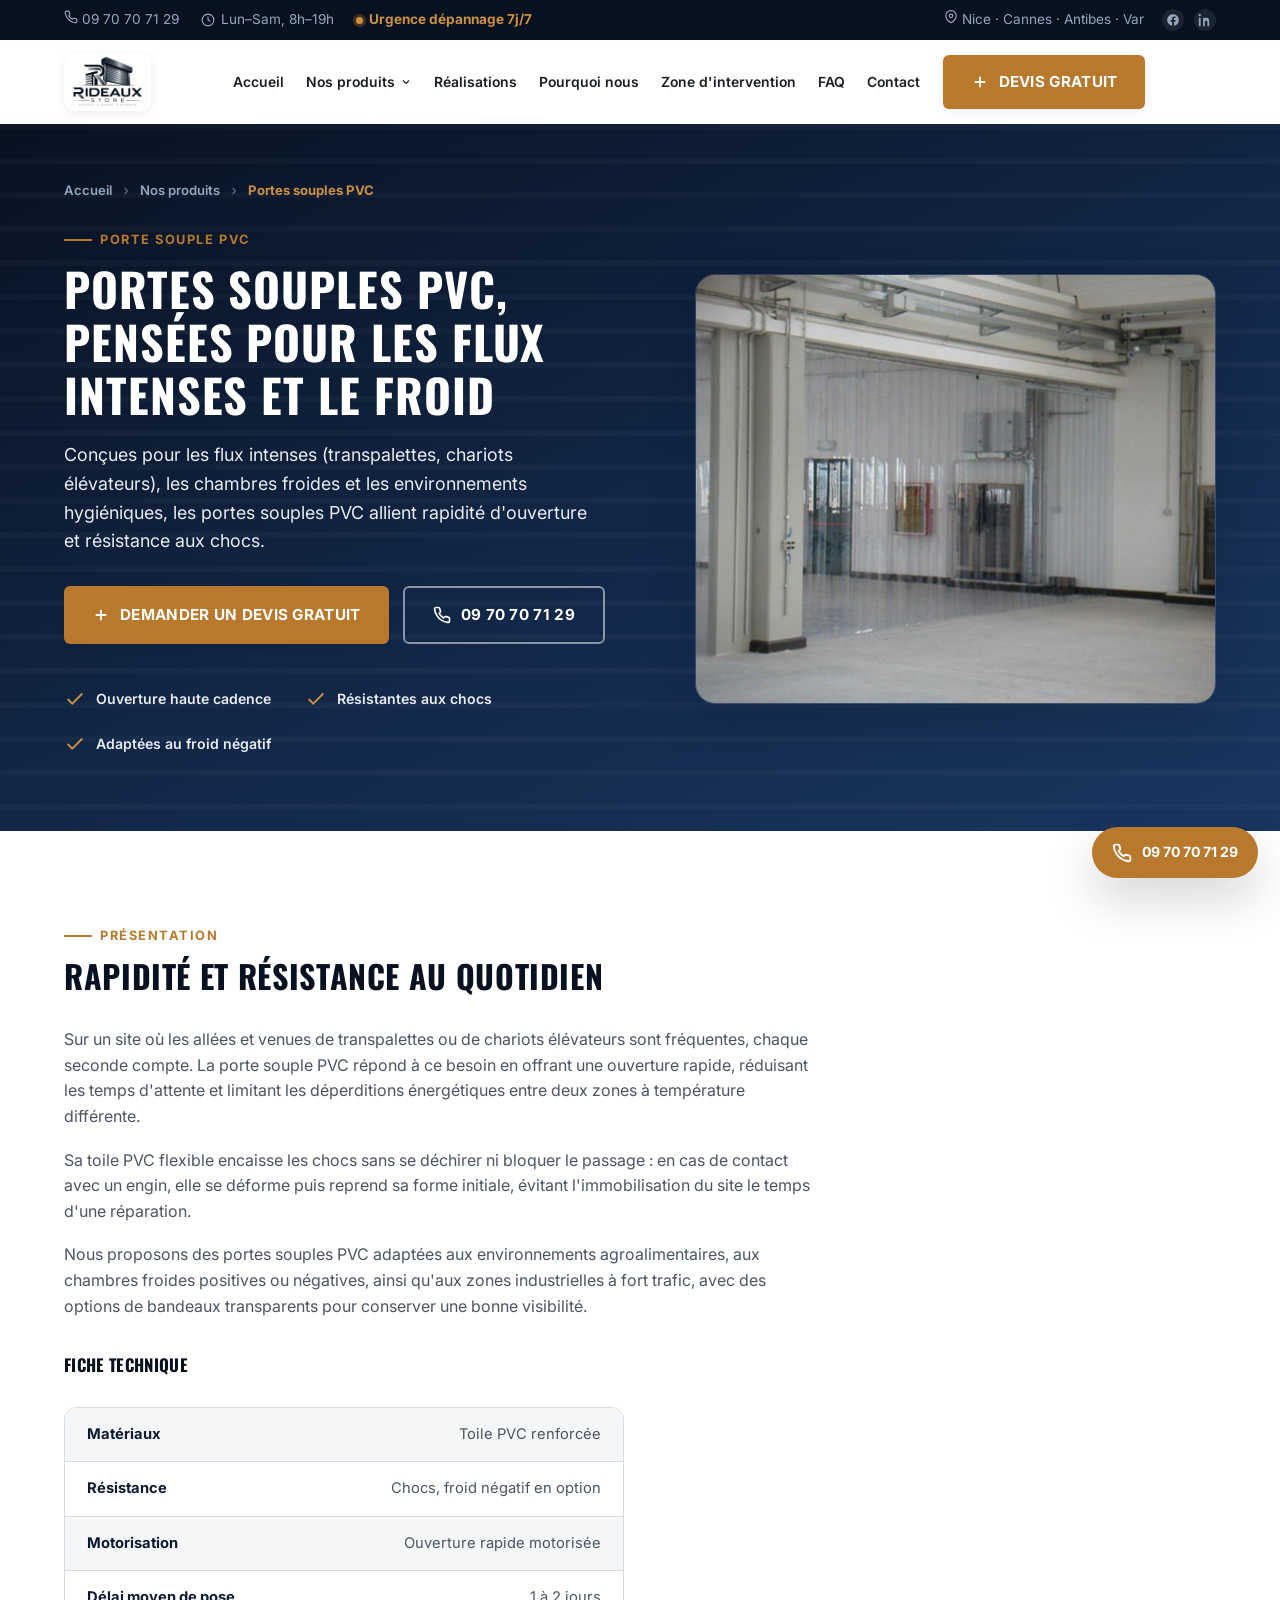
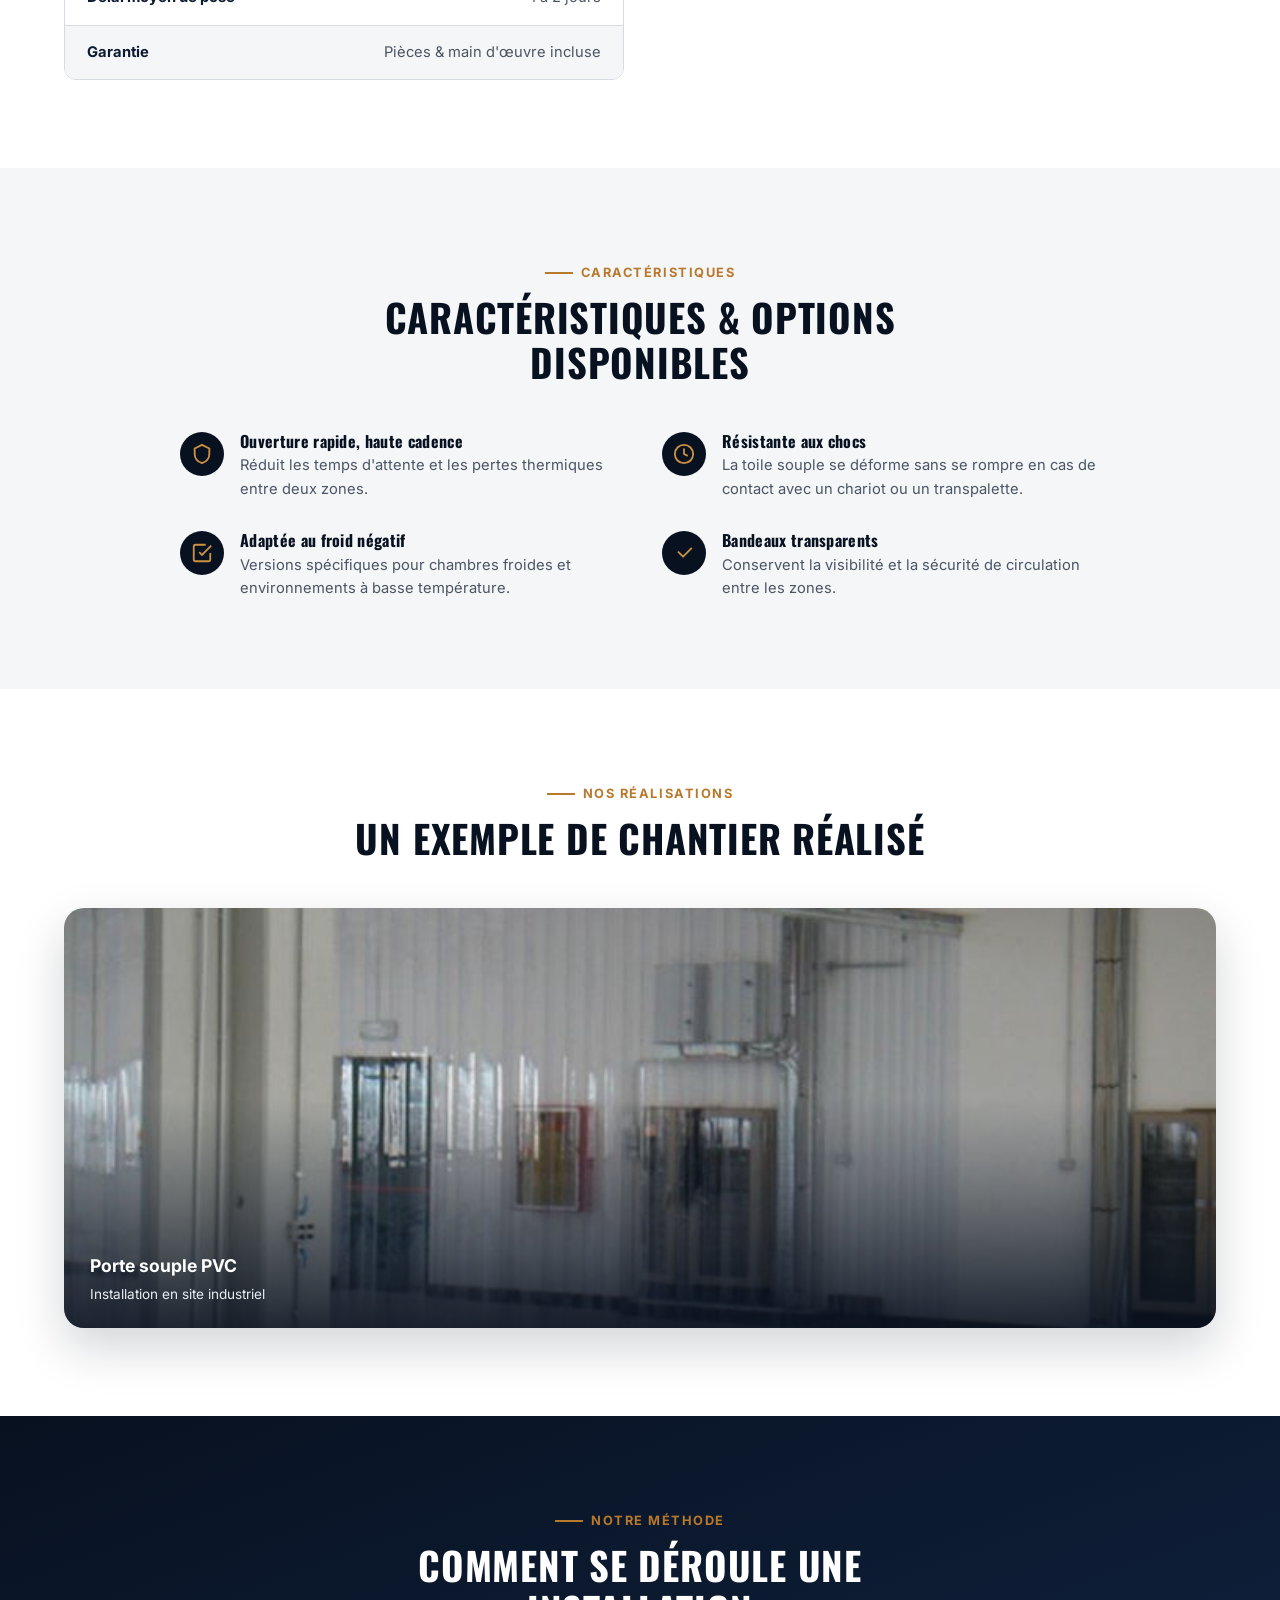
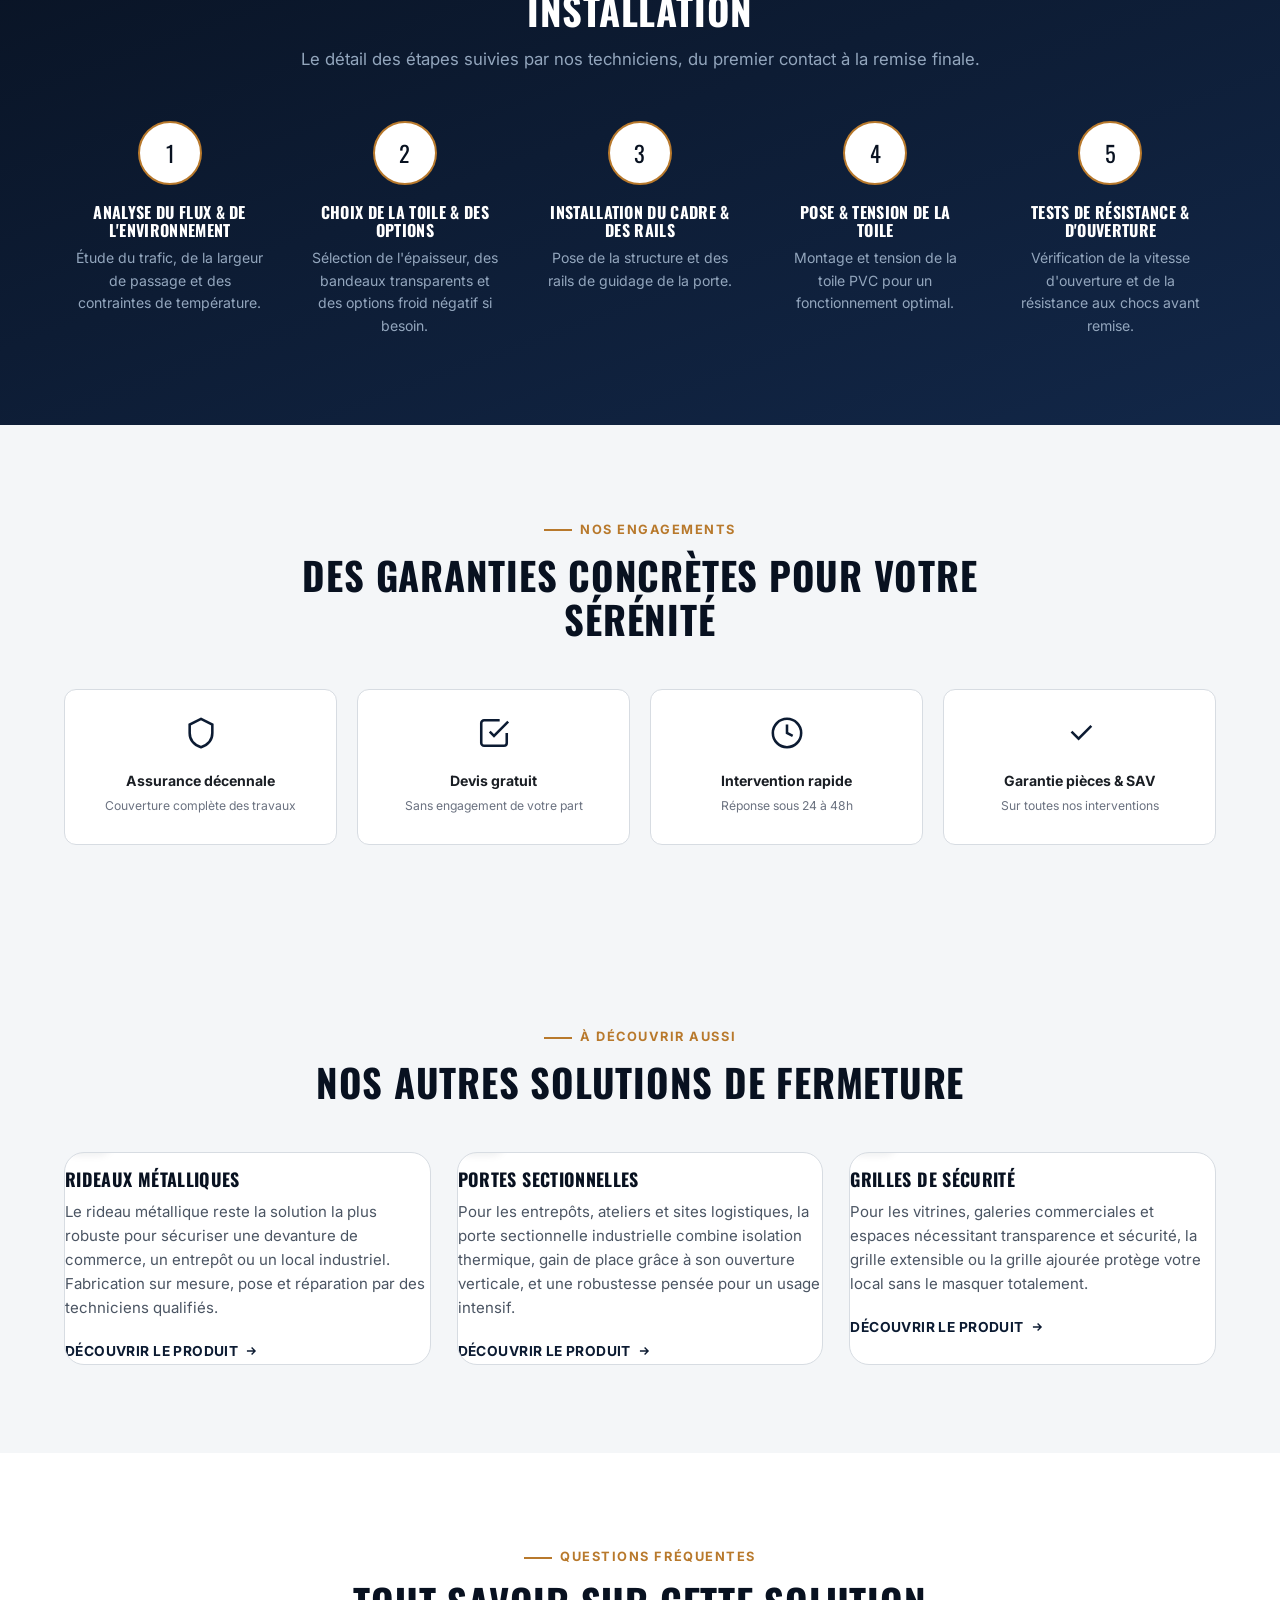
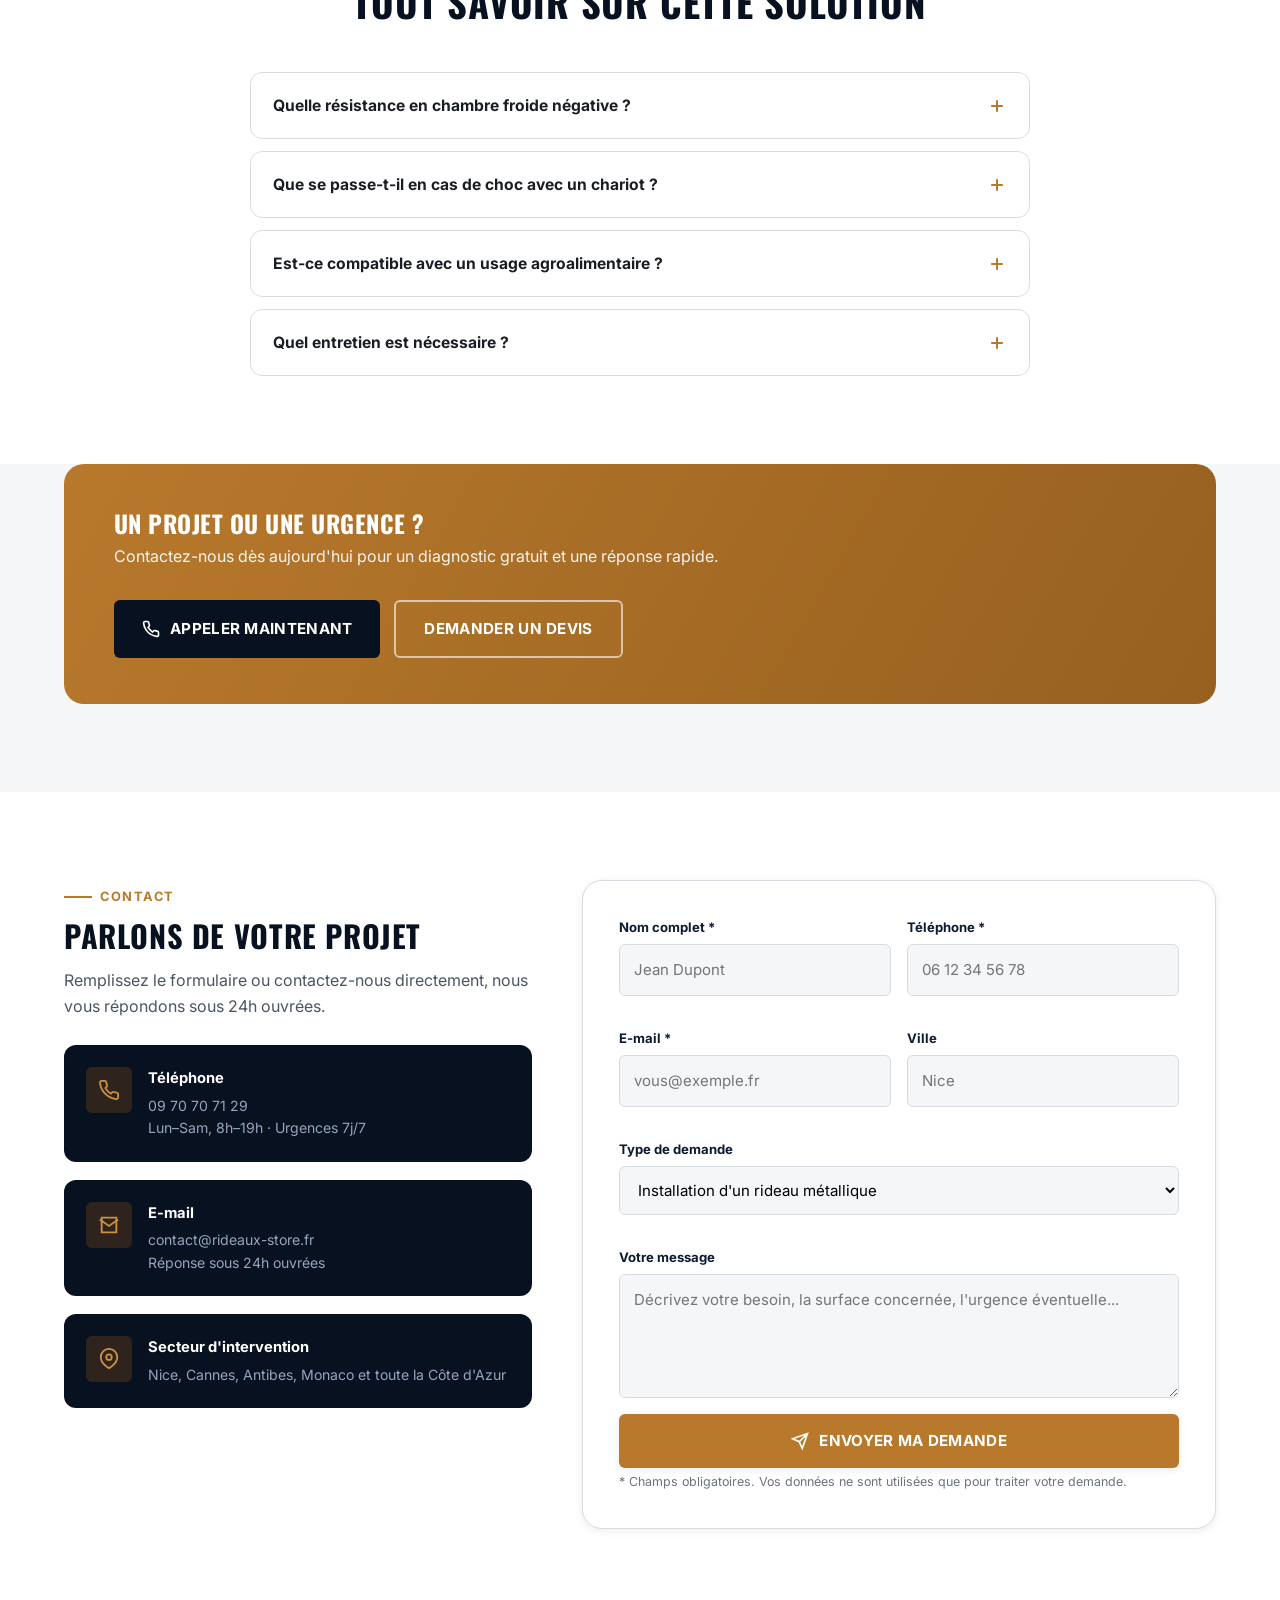
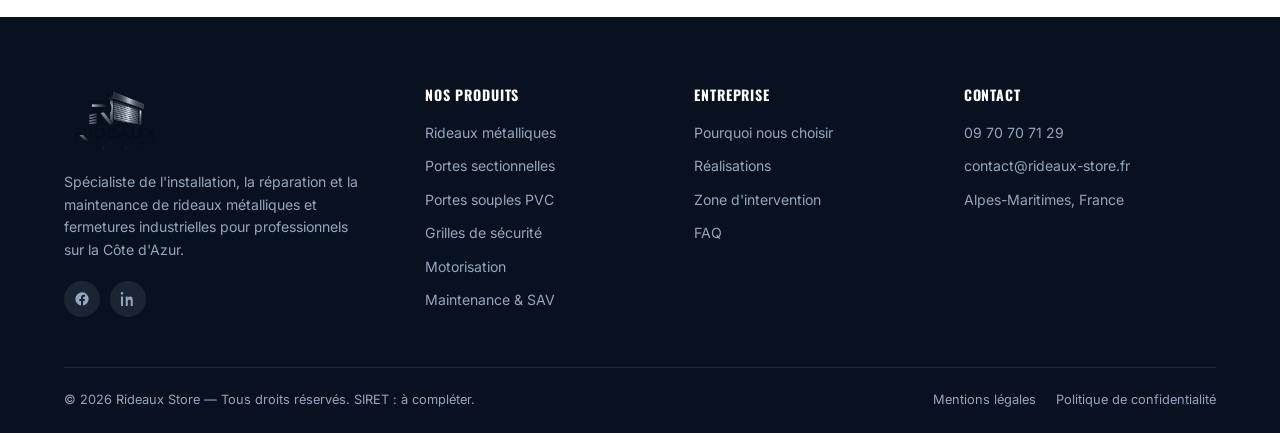
<file: portes-souples-pvc.html>
<!DOCTYPE html>
<html lang="fr">
<head>
<meta charset="UTF-8">
<meta name="viewport" content="width=device-width, initial-scale=1">
<title>Portes Souples PVC Haute Cadence — Rideaux Store | Côte d'Azur</title>
<meta name="description" content="Portes souples PVC pour flux intense, chambres froides et zones agroalimentaires. Installation et maintenance sur la Côte d'Azur. Devis gratuit.">
<meta name="theme-color" content="#081120">
<link rel="preconnect" href="https://fonts.googleapis.com">
<link rel="preconnect" href="https://fonts.gstatic.com" crossorigin>
<link href="https://fonts.googleapis.com/css2?family=Oswald:wght@500;600;700&family=Inter:wght@400;500;600;700;800&display=swap" rel="stylesheet">
<link rel="stylesheet" href="css/style.css">
<link rel="icon" href="data:image/svg+xml,%3Csvg xmlns='http://www.w3.org/2000/svg' viewBox='0 0 100 100'%3E%3Crect width='100' height='100' rx='16' fill='%23081120'/%3E%3Cpath d='M20 35h60M20 50h60M20 65h60' stroke='%23b8792c' stroke-width='8' stroke-linecap='round'/%3E%3C/svg%3E">
</head>
<body>

<!-- Top bar -->
<div class="topbar">
  <div class="container">
    <div class="topbar-left">
      <a href="tel:+33970707129"><svg viewBox="0 0 24 24" fill="none" stroke="currentColor" stroke-width="2"><path d="M22 16.92v3a2 2 0 0 1-2.18 2 19.79 19.79 0 0 1-8.63-3.07 19.5 19.5 0 0 1-6-6 19.79 19.79 0 0 1-3.07-8.67A2 2 0 0 1 4.11 2h3a2 2 0 0 1 2 1.72c.127.96.362 1.903.7 2.81a2 2 0 0 1-.45 2.11L8.09 9.91a16 16 0 0 0 6 6l1.27-1.27a2 2 0 0 1 2.11-.45c.907.338 1.85.573 2.81.7A2 2 0 0 1 22 16.92z"/></svg> 09 70 70 71 29</a>
      <span><svg viewBox="0 0 24 24" fill="none" stroke="currentColor" stroke-width="2"><circle cx="12" cy="12" r="10"/><path d="M12 6v6l4 2"/></svg> Lun–Sam, 8h–19h</span>
      <span class="topbar-badge">Urgence dépannage 7j/7</span>
    </div>
    <div class="topbar-right">
      <span><svg viewBox="0 0 24 24" fill="none" stroke="currentColor" stroke-width="2"><path d="M21 10c0 7-9 12-9 12s-9-5-9-12a9 9 0 1 1 18 0z"/><circle cx="12" cy="10" r="3"/></svg> Nice · Cannes · Antibes · Var</span>
      <div class="topbar-social">
        <a href="#" aria-label="Facebook"><svg width="12" height="12" viewBox="0 0 24 24" fill="currentColor"><path d="M22 12a10 10 0 1 0-11.5 9.9v-7H7.9V12h2.6V9.8c0-2.6 1.5-4 3.8-4 1.1 0 2.2.2 2.2.2v2.5h-1.3c-1.2 0-1.6.8-1.6 1.6V12h2.8l-.4 2.9h-2.4v7A10 10 0 0 0 22 12z"/></svg></a>
        <a href="#" aria-label="LinkedIn"><svg width="12" height="12" viewBox="0 0 24 24" fill="currentColor"><path d="M4.98 3.5C4.98 4.6 4.1 5.5 3 5.5S1 4.6 1 3.5 1.9 1.5 3 1.5s1.98.9 1.98 2zM1.5 8.25h3V22.5h-3V8.25zM8.5 8.25h2.87v1.95h.04c.4-.76 1.4-1.95 3.4-1.95 3.6 0 4.3 2.4 4.3 5.5V22.5h-3v-6.2c0-1.5-.03-3.4-2.1-3.4-2.1 0-2.4 1.6-2.4 3.3v6.3h-3V8.25z"/></svg></a>
      </div>
    </div>
  </div>
</div>

<!-- Header -->
<header class="site-header">
  <div class="container">
    <a href="index.html" class="brand">
      <img src="Logo Rideaux Store.png" alt="Rideaux Store" class="brand-logo-img">
    </a>

    <button class="nav-toggle" aria-label="Ouvrir le menu" aria-expanded="false">
      <svg viewBox="0 0 24 24" fill="none" stroke="currentColor" stroke-width="2"><path d="M3 6h18M3 12h18M3 18h18" stroke-linecap="round"/></svg>
    </button>

    <nav class="main-nav">
      <ul>
        <li><a class="nav-link" href="index.html">Accueil</a></li>
        <li class="has-dropdown">
          <a class="nav-link" href="index.html#services">Nos produits <svg viewBox="0 0 24 24" fill="none" stroke="currentColor" stroke-width="2.4"><path d="M6 9l6 6 6-6"/></svg></a>
          <div class="dropdown">
            <a href="rideaux-metalliques.html"><svg viewBox="0 0 24 24" fill="none" stroke="currentColor" stroke-width="2"><path d="M4 7h16M4 12h16M4 17h16" stroke-linecap="round"/></svg> Rideaux métalliques</a>
            <a href="portes-sectionnelles.html"><svg viewBox="0 0 24 24" fill="none" stroke="currentColor" stroke-width="2"><rect x="4" y="4" width="16" height="16" rx="1.5"/><path d="M4 9.3h16M4 14.7h16" stroke-linecap="round"/></svg> Portes sectionnelles</a>
            <a href="portes-souples-pvc.html" style="color:var(--amber-500);"><svg viewBox="0 0 24 24" fill="none" stroke="currentColor" stroke-width="2"><path d="M7 4v16M11 4v16M15 4v16M19 4v16" stroke-linecap="round"/></svg> Portes souples PVC</a>
            <a href="grilles-securite.html"><svg viewBox="0 0 24 24" fill="none" stroke="currentColor" stroke-width="2"><path d="M4 4h16v16H4z"/><path d="M4 9h16M4 14h16M9 4v16M14 4v16"/></svg> Grilles de sécurité</a>
            <a href="motorisation-automatisme.html"><svg viewBox="0 0 24 24" fill="none" stroke="currentColor" stroke-width="2"><circle cx="12" cy="12" r="3"/><path d="M12 2v3M12 19v3M4.2 4.2l2.2 2.2M17.6 17.6l2.2 2.2M2 12h3M19 12h3M4.2 19.8l2.2-2.2M17.6 6.4l2.2-2.2"/></svg> Motorisation &amp; automatisme</a>
            <a href="maintenance-sav.html"><svg viewBox="0 0 24 24" fill="none" stroke="currentColor" stroke-width="2"><path d="M14.7 6.3a1 1 0 0 0 1.4 0l1.6-1.6a1 1 0 0 1 1.4 0l1.2 1.2a1 1 0 0 1 0 1.4l-1.6 1.6a1 1 0 0 0 0 1.4l3 3a1 1 0 0 1 0 1.4l-1.2 1.2a1 1 0 0 1-1.4 0l-3-3a1 1 0 0 0-1.4 0L6.5 21.2a1 1 0 0 1-1.4 0L3.9 20a1 1 0 0 1 0-1.4L12.1 10.4"/></svg> Maintenance &amp; SAV</a>
          </div>
        </li>
        <li><a class="nav-link" href="index.html#realisations">Réalisations</a></li>
        <li><a class="nav-link" href="index.html#pourquoi">Pourquoi nous</a></li>
        <li><a class="nav-link" href="index.html#zone">Zone d'intervention</a></li>
        <li><a class="nav-link" href="index.html#faq">FAQ</a></li>
        <li><a class="nav-link" href="#contact">Contact</a></li>
      </ul>
      <div class="header-cta">
        <div class="header-phone">
          <small>Besoin d'aide ?</small>
          <strong>09 70 70 71 29</strong>
        </div>
        <a href="#contact" class="btn btn-primary"><svg viewBox="0 0 24 24" fill="none" stroke="currentColor" stroke-width="2.4"><path d="M12 5v14M5 12h14"/></svg> <span>Devis gratuit</span></a>
      </div>
    </nav>
    <div class="nav-backdrop"></div>
  </div>
</header>

<main>

  <!-- HERO -->
  <section class="hero" style="padding:56px 0 76px;">
    <div class="container">
      <div class="breadcrumb reveal in">
        <a href="index.html">Accueil</a>
        <svg viewBox="0 0 24 24" fill="none" stroke="currentColor" stroke-width="2.4"><path d="M9 6l6 6-6 6"/></svg>
        <a href="index.html#services">Nos produits</a>
        <svg viewBox="0 0 24 24" fill="none" stroke="currentColor" stroke-width="2.4"><path d="M9 6l6 6-6 6"/></svg>
        <span aria-current="page">Portes souples PVC</span>
      </div>
      <div class="hero-grid">
        <div class="reveal in">
          <div class="eyebrow">Porte souple PVC</div>
          <h1 style="font-size:clamp(1.9rem, 3.6vw, 2.9rem);">Portes souples PVC, pensées pour les flux intenses et le froid</h1>
          <p class="lead">Conçues pour les flux intenses (transpalettes, chariots élévateurs), les chambres froides et les environnements hygiéniques, les portes souples PVC allient rapidité d'ouverture et résistance aux chocs.</p>
          <div class="hero-actions">
            <a href="#contact" class="btn btn-primary"><svg viewBox="0 0 24 24" fill="none" stroke="currentColor" stroke-width="2.4"><path d="M12 5v14M5 12h14"/></svg> Demander un devis gratuit</a>
            <a href="tel:+33970707129" class="btn btn-outline"><svg viewBox="0 0 24 24" fill="none" stroke="currentColor" stroke-width="2.2"><path d="M22 16.92v3a2 2 0 0 1-2.18 2 19.79 19.79 0 0 1-8.63-3.07 19.5 19.5 0 0 1-6-6 19.79 19.79 0 0 1-3.07-8.67A2 2 0 0 1 4.11 2h3a2 2 0 0 1 2 1.72c.127.96.362 1.903.7 2.81a2 2 0 0 1-.45 2.11L8.09 9.91a16 16 0 0 0 6 6l1.27-1.27a2 2 0 0 1 2.11-.45c.907.338 1.85.573 2.81.7A2 2 0 0 1 22 16.92z"/></svg> 09 70 70 71 29</a>
          </div>
          <div class="hero-badges">
          <div class="hero-badge"><svg viewBox="0 0 24 24" fill="none" stroke="currentColor" stroke-width="2"><path d="M20 6L9 17l-5-5"/></svg> Ouverture haute cadence</div>
          <div class="hero-badge"><svg viewBox="0 0 24 24" fill="none" stroke="currentColor" stroke-width="2"><path d="M20 6L9 17l-5-5"/></svg> Résistantes aux chocs</div>
          <div class="hero-badge"><svg viewBox="0 0 24 24" fill="none" stroke="currentColor" stroke-width="2"><path d="M20 6L9 17l-5-5"/></svg> Adaptées au froid négatif</div>
          </div>
        </div>
        <div class="hero-photo-card reveal in">
          <img src="Portes souples PVC.jpg" alt="Porte souple PVC — Installation en site industriel" loading="eager">
        </div>
      </div>
    </div>
  </section>

  <!-- DESCRIPTION -->
  <section>
    <div class="container">
      <div class="section-head reveal" style="text-align:left;margin:0 0 32px;max-width:100%;">
        <div class="eyebrow">Présentation</div>
        <h2 style="font-size:clamp(1.5rem, 2.6vw, 2rem);">Rapidité et résistance au quotidien</h2>
      </div>
      <div class="prose reveal">
        <p>Sur un site où les allées et venues de transpalettes ou de chariots élévateurs sont fréquentes, chaque seconde compte. La porte souple PVC répond à ce besoin en offrant une ouverture rapide, réduisant les temps d'attente et limitant les déperditions énergétiques entre deux zones à température différente.</p>
        <p>Sa toile PVC flexible encaisse les chocs sans se déchirer ni bloquer le passage : en cas de contact avec un engin, elle se déforme puis reprend sa forme initiale, évitant l'immobilisation du site le temps d'une réparation.</p>
        <p>Nous proposons des portes souples PVC adaptées aux environnements agroalimentaires, aux chambres froides positives ou négatives, ainsi qu'aux zones industrielles à fort trafic, avec des options de bandeaux transparents pour conserver une bonne visibilité.</p>
      </div>
      <div class="reveal" style="margin-top:8px;">
        <h3 style="font-family:var(--font-head);text-transform:uppercase;font-size:1.05rem;letter-spacing:0.02em;color:var(--navy-950);margin-top:36px;">Fiche technique</h3>
      <div class="spec-table reveal" style="margin-top:32px;">
          <div class="spec-row"><span class="label">Matériaux</span><span class="value">Toile PVC renforcée</span></div>
          <div class="spec-row"><span class="label">Résistance</span><span class="value">Chocs, froid négatif en option</span></div>
          <div class="spec-row"><span class="label">Motorisation</span><span class="value">Ouverture rapide motorisée</span></div>
          <div class="spec-row"><span class="label">Délai moyen de pose</span><span class="value">1 à 2 jours</span></div>
          <div class="spec-row"><span class="label">Garantie</span><span class="value">Pièces &amp; main d'œuvre incluse</span></div>
      </div>

      </div>
    </div>
  </section>

  <!-- FEATURES -->
  <section class="bg-alt">
    <div class="container">
      <div class="section-head reveal">
        <div class="eyebrow" style="justify-content:center">Caractéristiques</div>
        <h2>Caractéristiques &amp; options disponibles</h2>
      </div>
      <div class="why-list" style="max-width:920px;margin:0 auto;display:grid;grid-template-columns:repeat(2,1fr);gap:30px 44px;">
          <div class="why-item reveal">
            <div class="why-icon"><svg viewBox="0 0 24 24" fill="none" stroke="currentColor" stroke-width="2"><path d="M12 2l8 4v6c0 5-3.5 8.5-8 10-4.5-1.5-8-5-8-10V6l8-4z"/></svg></div>
            <div><h4>Ouverture rapide, haute cadence</h4><p>Réduit les temps d'attente et les pertes thermiques entre deux zones.</p></div>
          </div>
          <div class="why-item reveal">
            <div class="why-icon"><svg viewBox="0 0 24 24" fill="none" stroke="currentColor" stroke-width="2"><circle cx="12" cy="12" r="10"/><path d="M12 6v6l4 2"/></svg></div>
            <div><h4>Résistante aux chocs</h4><p>La toile souple se déforme sans se rompre en cas de contact avec un chariot ou un transpalette.</p></div>
          </div>
          <div class="why-item reveal">
            <div class="why-icon"><svg viewBox="0 0 24 24" fill="none" stroke="currentColor" stroke-width="2"><path d="M9 11l3 3L22 4"/><path d="M21 12v7a2 2 0 0 1-2 2H5a2 2 0 0 1-2-2V5a2 2 0 0 1 2-2h11"/></svg></div>
            <div><h4>Adaptée au froid négatif</h4><p>Versions spécifiques pour chambres froides et environnements à basse température.</p></div>
          </div>
          <div class="why-item reveal">
            <div class="why-icon"><svg viewBox="0 0 24 24" fill="none" stroke="currentColor" stroke-width="2"><path d="M20 7l-9 9-5-5" stroke-linecap="round" stroke-linejoin="round"/></svg></div>
            <div><h4>Bandeaux transparents</h4><p>Conservent la visibilité et la sécurité de circulation entre les zones.</p></div>
          </div>
      </div>
    </div>
  </section>

  <!-- REALISATIONS -->
  <section id="realisations">
    <div class="container">
      <div class="section-head reveal">
        <div class="eyebrow" style="justify-content:center">Nos réalisations</div>
        <h2>Un exemple de chantier réalisé</h2>
      </div>
      <div class="realisation-photo reveal">
        <img src="Portes souples PVC.jpg" alt="Porte souple PVC — Installation en site industriel" loading="lazy">
        <div class="realisation-caption">
          <strong>Porte souple PVC</strong>
          <span>Installation en site industriel</span>
        </div>
      </div>
    </div>
  </section>

  <!-- PROCESS -->
  <section class="bg-navy">
    <div class="container">
      <div class="section-head reveal">
        <div class="eyebrow" style="justify-content:center">Notre méthode</div>
        <h2>Comment se déroule une installation</h2>
        <p style="color:var(--steel-300)">Le détail des étapes suivies par nos techniciens, du premier contact à la remise finale.</p>
      </div>
      <div class="process-grid" style="--steps:5;">
        <div class="process-step reveal"><div class="num">1</div><h4>Analyse du flux &amp; de l'environnement</h4><p>Étude du trafic, de la largeur de passage et des contraintes de température.</p></div>
        <div class="process-step reveal"><div class="num">2</div><h4>Choix de la toile &amp; des options</h4><p>Sélection de l'épaisseur, des bandeaux transparents et des options froid négatif si besoin.</p></div>
        <div class="process-step reveal"><div class="num">3</div><h4>Installation du cadre &amp; des rails</h4><p>Pose de la structure et des rails de guidage de la porte.</p></div>
        <div class="process-step reveal"><div class="num">4</div><h4>Pose &amp; tension de la toile</h4><p>Montage et tension de la toile PVC pour un fonctionnement optimal.</p></div>
        <div class="process-step reveal"><div class="num">5</div><h4>Tests de résistance &amp; d'ouverture</h4><p>Vérification de la vitesse d'ouverture et de la résistance aux chocs avant remise.</p></div>
      </div>
    </div>
  </section>

  <!-- TRUST -->
  <section class="bg-alt">
    <div class="container">
      <div class="section-head reveal">
        <div class="eyebrow" style="justify-content:center">Nos engagements</div>
        <h2>Des garanties concrètes pour votre sérénité</h2>
      </div>
      <div class="cert-grid">
        <div class="cert-item reveal"><svg viewBox="0 0 24 24" fill="none" stroke="currentColor" stroke-width="1.8"><path d="M12 2l8 4v6c0 5-3.5 8.5-8 10-4.5-1.5-8-5-8-10V6l8-4z"/></svg><strong>Assurance décennale</strong><span>Couverture complète des travaux</span></div>
        <div class="cert-item reveal"><svg viewBox="0 0 24 24" fill="none" stroke="currentColor" stroke-width="1.8"><path d="M9 11l3 3L22 4"/><path d="M21 12v7a2 2 0 0 1-2 2H5a2 2 0 0 1-2-2V5a2 2 0 0 1 2-2h11"/></svg><strong>Devis gratuit</strong><span>Sans engagement de votre part</span></div>
        <div class="cert-item reveal"><svg viewBox="0 0 24 24" fill="none" stroke="currentColor" stroke-width="1.8"><circle cx="12" cy="12" r="10"/><path d="M12 6v6l4 2"/></svg><strong>Intervention rapide</strong><span>Réponse sous 24 à 48h</span></div>
        <div class="cert-item reveal"><svg viewBox="0 0 24 24" fill="none" stroke="currentColor" stroke-width="1.8"><path d="M20 7l-9 9-5-5"/></svg><strong>Garantie pièces &amp; SAV</strong><span>Sur toutes nos interventions</span></div>
      </div>
    </div>
  </section>

  <!-- RELATED -->
  <section class="bg-alt">
    <div class="container">
      <div class="section-head reveal">
        <div class="eyebrow" style="justify-content:center">À découvrir aussi</div>
        <h2>Nos autres solutions de fermeture</h2>
      </div>
      <div class="services-grid">
        <div class="service-card reveal">
          <div class="service-icon"><svg viewBox="0 0 24 24" fill="none" stroke="currentColor" stroke-width="2"><path d="M4 7h16M4 12h16M4 17h16" stroke-linecap="round"/></svg></div>
          <h3>Rideaux métalliques</h3>
          <p>Le rideau métallique reste la solution la plus robuste pour sécuriser une devanture de commerce, un entrepôt ou un local industriel. Fabrication sur mesure, pose et réparation par des techniciens qualifiés.</p>
          <a href="rideaux-metalliques.html" class="card-link">Découvrir le produit <svg viewBox="0 0 24 24" fill="none" stroke="currentColor" stroke-width="2.4"><path d="M5 12h14M13 6l6 6-6 6"/></svg></a>
        </div>
        <div class="service-card reveal">
          <div class="service-icon"><svg viewBox="0 0 24 24" fill="none" stroke="currentColor" stroke-width="2"><rect x="4" y="4" width="16" height="16" rx="1.5"/><path d="M4 9.3h16M4 14.7h16" stroke-linecap="round"/></svg></div>
          <h3>Portes sectionnelles</h3>
          <p>Pour les entrepôts, ateliers et sites logistiques, la porte sectionnelle industrielle combine isolation thermique, gain de place grâce à son ouverture verticale, et une robustesse pensée pour un usage intensif.</p>
          <a href="portes-sectionnelles.html" class="card-link">Découvrir le produit <svg viewBox="0 0 24 24" fill="none" stroke="currentColor" stroke-width="2.4"><path d="M5 12h14M13 6l6 6-6 6"/></svg></a>
        </div>
        <div class="service-card reveal">
          <div class="service-icon"><svg viewBox="0 0 24 24" fill="none" stroke="currentColor" stroke-width="2"><path d="M4 4h16v16H4z"/><path d="M4 9h16M4 14h16M9 4v16M14 4v16"/></svg></div>
          <h3>Grilles de sécurité</h3>
          <p>Pour les vitrines, galeries commerciales et espaces nécessitant transparence et sécurité, la grille extensible ou la grille ajourée protège votre local sans le masquer totalement.</p>
          <a href="grilles-securite.html" class="card-link">Découvrir le produit <svg viewBox="0 0 24 24" fill="none" stroke="currentColor" stroke-width="2.4"><path d="M5 12h14M13 6l6 6-6 6"/></svg></a>
        </div>
      </div>
    </div>
  </section>

  <!-- FAQ -->
  <section id="faq">
    <div class="container">
      <div class="section-head reveal">
        <div class="eyebrow" style="justify-content:center">Questions fréquentes</div>
        <h2>Tout savoir sur cette solution</h2>
      </div>
      <div class="faq-list">
        <div class="faq-item reveal">
          <button class="faq-q">Quelle résistance en chambre froide négative ?<svg viewBox="0 0 24 24" fill="none" stroke="currentColor" stroke-width="2.4"><path d="M12 5v14M5 12h14"/></svg></button>
          <div class="faq-a"><p>Nous proposons des modèles spécifiquement conçus pour les températures négatives, avec des matériaux adaptés au gel pour conserver leur souplesse.</p></div>
        </div>
        <div class="faq-item reveal">
          <button class="faq-q">Que se passe-t-il en cas de choc avec un chariot ?<svg viewBox="0 0 24 24" fill="none" stroke="currentColor" stroke-width="2.4"><path d="M12 5v14M5 12h14"/></svg></button>
          <div class="faq-a"><p>La toile PVC est conçue pour se déformer et se déchirer proprement le long de rails prévus à cet effet plutôt que de bloquer le passage, avant d'être remise en place ou réparée rapidement.</p></div>
        </div>
        <div class="faq-item reveal">
          <button class="faq-q">Est-ce compatible avec un usage agroalimentaire ?<svg viewBox="0 0 24 24" fill="none" stroke="currentColor" stroke-width="2.4"><path d="M12 5v14M5 12h14"/></svg></button>
          <div class="faq-a"><p>Oui, nous proposons des versions adaptées aux exigences d'hygiène des environnements agroalimentaires, à valider selon votre cahier des charges spécifique.</p></div>
        </div>
        <div class="faq-item reveal">
          <button class="faq-q">Quel entretien est nécessaire ?<svg viewBox="0 0 24 24" fill="none" stroke="currentColor" stroke-width="2.4"><path d="M12 5v14M5 12h14"/></svg></button>
          <div class="faq-a"><p>Un contrôle régulier de la toile et des rails de guidage permet de repérer l'usure avant qu'elle n'affecte le fonctionnement ; nous proposons ce suivi dans nos contrats de maintenance.</p></div>
        </div>
      </div>
    </div>
  </section>

  <!-- CTA BANNER -->
  <section class="bg-alt" style="padding-top:0;">
    <div class="container">
      <div class="cta-banner reveal">
        <div>
          <h3>Un projet ou une urgence ?</h3>
          <p>Contactez-nous dès aujourd'hui pour un diagnostic gratuit et une réponse rapide.</p>
        </div>
        <div class="cta-actions">
          <a href="tel:+33970707129" class="btn btn-dark"><svg viewBox="0 0 24 24" fill="none" stroke="currentColor" stroke-width="2.2"><path d="M22 16.92v3a2 2 0 0 1-2.18 2 19.79 19.79 0 0 1-8.63-3.07 19.5 19.5 0 0 1-6-6 19.79 19.79 0 0 1-3.07-8.67A2 2 0 0 1 4.11 2h3a2 2 0 0 1 2 1.72c.127.96.362 1.903.7 2.81a2 2 0 0 1-.45 2.11L8.09 9.91a16 16 0 0 0 6 6l1.27-1.27a2 2 0 0 1 2.11-.45c.907.338 1.85.573 2.81.7A2 2 0 0 1 22 16.92z"/></svg> Appeler maintenant</a>
          <a href="#contact" class="btn btn-outline">Demander un devis</a>
        </div>
      </div>
    </div>
  </section>

  <!-- CONTACT -->
  <section id="contact">
    <div class="container contact-wrap">
      <div class="reveal">
        <div class="eyebrow">Contact</div>
        <h2 style="font-size:1.9rem;">Parlons de votre projet</h2>
        <p style="color:var(--gray-700);margin:14px 0 26px;">Remplissez le formulaire ou contactez-nous directement, nous vous répondons sous 24h ouvrées.</p>
        <div class="contact-cards">
          <div class="contact-card">
            <div class="ic"><svg viewBox="0 0 24 24" fill="none" stroke="currentColor" stroke-width="2"><path d="M22 16.92v3a2 2 0 0 1-2.18 2 19.79 19.79 0 0 1-8.63-3.07 19.5 19.5 0 0 1-6-6 19.79 19.79 0 0 1-3.07-8.67A2 2 0 0 1 4.11 2h3a2 2 0 0 1 2 1.72c.127.96.362 1.903.7 2.81a2 2 0 0 1-.45 2.11L8.09 9.91a16 16 0 0 0 6 6l1.27-1.27a2 2 0 0 1 2.11-.45c.907.338 1.85.573 2.81.7A2 2 0 0 1 22 16.92z"/></svg></div>
            <div><strong>Téléphone</strong><a href="tel:+33970707129">09 70 70 71 29</a><span>Lun–Sam, 8h–19h · Urgences 7j/7</span></div>
          </div>
          <div class="contact-card">
            <div class="ic"><svg viewBox="0 0 24 24" fill="none" stroke="currentColor" stroke-width="2"><path d="M4 4h16v16H4z"/><path d="M22 6l-10 7L2 6"/></svg></div>
            <div><strong>E-mail</strong><a href="mailto:contact@rideaux-store.fr">contact@rideaux-store.fr</a><span>Réponse sous 24h ouvrées</span></div>
          </div>
          <div class="contact-card">
            <div class="ic"><svg viewBox="0 0 24 24" fill="none" stroke="currentColor" stroke-width="2"><path d="M21 10c0 7-9 12-9 12s-9-5-9-12a9 9 0 1 1 18 0z"/><circle cx="12" cy="10" r="3"/></svg></div>
            <div><strong>Secteur d'intervention</strong><span>Nice, Cannes, Antibes, Monaco et toute la Côte d'Azur</span></div>
          </div>
        </div>
      </div>

      <div class="form-card reveal">
        <form id="quote-form">
          <div class="form-grid">
            <div class="form-field"><label for="f-name">Nom complet *</label><input id="f-name" type="text" required placeholder="Jean Dupont"></div>
            <div class="form-field"><label for="f-phone">Téléphone *</label><input id="f-phone" type="tel" required placeholder="06 12 34 56 78"></div>
            <div class="form-field"><label for="f-email">E-mail *</label><input id="f-email" type="email" required placeholder="vous@exemple.fr"></div>
            <div class="form-field"><label for="f-city">Ville</label><input id="f-city" type="text" placeholder="Nice"></div>
            <div class="form-field full"><label for="f-service">Type de demande</label>
              <select id="f-service">
                <option>Installation d'un rideau métallique</option>
                <option>Réparation / dépannage urgent</option>
                <option>Porte sectionnelle industrielle</option>
                <option>Porte souple PVC</option>
                <option>Contrat de maintenance</option>
                <option>Autre demande</option>
              </select>
            </div>
            <div class="form-field full"><label for="f-message">Votre message</label><textarea id="f-message" rows="4" placeholder="Décrivez votre besoin, la surface concernée, l'urgence éventuelle..."></textarea></div>
          </div>
          <button type="submit" class="btn btn-primary btn-block"><svg viewBox="0 0 24 24" fill="none" stroke="currentColor" stroke-width="2.2"><path d="M22 2L11 13M22 2l-7 20-4-9-9-4 20-7z"/></svg> Envoyer ma demande</button>
          <p class="form-note">* Champs obligatoires. Vos données ne sont utilisées que pour traiter votre demande.</p>
          <div class="form-success"><svg viewBox="0 0 24 24" fill="none" stroke="currentColor" stroke-width="2.4"><path d="M20 6L9 17l-5-5"/></svg> Merci ! Votre demande a bien été enregistrée, nous revenons vers vous rapidement.</div>
        </form>
      </div>
    </div>
  </section>

</main>

<!-- FOOTER -->
<footer class="site-footer">
  <div class="container">
    <div class="footer-grid">
      <div class="footer-brand">
        <a href="index.html" class="brand">
          <img src="Logo Rideaux Store.png" alt="Rideaux Store" class="brand-logo-img">
        </a>
        <p>Spécialiste de l'installation, la réparation et la maintenance de rideaux métalliques et fermetures industrielles pour professionnels sur la Côte d'Azur.</p>
        <div class="footer-social">
          <a href="#" aria-label="Facebook"><svg viewBox="0 0 24 24" fill="currentColor"><path d="M22 12a10 10 0 1 0-11.5 9.9v-7H7.9V12h2.6V9.8c0-2.6 1.5-4 3.8-4 1.1 0 2.2.2 2.2.2v2.5h-1.3c-1.2 0-1.6.8-1.6 1.6V12h2.8l-.4 2.9h-2.4v7A10 10 0 0 0 22 12z"/></svg></a>
          <a href="#" aria-label="LinkedIn"><svg viewBox="0 0 24 24" fill="currentColor"><path d="M4.98 3.5C4.98 4.6 4.1 5.5 3 5.5S1 4.6 1 3.5 1.9 1.5 3 1.5s1.98.9 1.98 2zM1.5 8.25h3V22.5h-3V8.25zM8.5 8.25h2.87v1.95h.04c.4-.76 1.4-1.95 3.4-1.95 3.6 0 4.3 2.4 4.3 5.5V22.5h-3v-6.2c0-1.5-.03-3.4-2.1-3.4-2.1 0-2.4 1.6-2.4 3.3v6.3h-3V8.25z"/></svg></a>
        </div>
      </div>
      <div>
        <h4>Nos produits</h4>
        <div class="footer-links">
          <a href="rideaux-metalliques.html">Rideaux métalliques</a>
          <a href="portes-sectionnelles.html">Portes sectionnelles</a>
          <a href="portes-souples-pvc.html">Portes souples PVC</a>
          <a href="grilles-securite.html">Grilles de sécurité</a>
          <a href="motorisation-automatisme.html">Motorisation</a>
          <a href="maintenance-sav.html">Maintenance &amp; SAV</a>
        </div>
      </div>
      <div>
        <h4>Entreprise</h4>
        <div class="footer-links">
          <a href="index.html#pourquoi">Pourquoi nous choisir</a>
          <a href="index.html#realisations">Réalisations</a>
          <a href="index.html#zone">Zone d'intervention</a>
          <a href="index.html#faq">FAQ</a>
        </div>
      </div>
      <div>
        <h4>Contact</h4>
        <div class="footer-links">
          <a href="tel:+33970707129">09 70 70 71 29</a>
          <a href="mailto:contact@rideaux-store.fr">contact@rideaux-store.fr</a>
          <span>Alpes-Maritimes, France</span>
        </div>
      </div>
    </div>
    <div class="footer-bottom">
      <span>© <span id="current-year">2026</span> Rideaux Store — Tous droits réservés. SIRET : à compléter.</span>
      <div class="footer-bottom-links">
        <a href="#">Mentions légales</a>
        <a href="#">Politique de confidentialité</a>
      </div>
    </div>
  </div>
</footer>

<a href="tel:+33970707129" class="float-call"><svg viewBox="0 0 24 24" fill="none" stroke="currentColor" stroke-width="2.2"><path d="M22 16.92v3a2 2 0 0 1-2.18 2 19.79 19.79 0 0 1-8.63-3.07 19.5 19.5 0 0 1-6-6 19.79 19.79 0 0 1-3.07-8.67A2 2 0 0 1 4.11 2h3a2 2 0 0 1 2 1.72c.127.96.362 1.903.7 2.81a2 2 0 0 1-.45 2.11L8.09 9.91a16 16 0 0 0 6 6l1.27-1.27a2 2 0 0 1 2.11-.45c.907.338 1.85.573 2.81.7A2 2 0 0 1 22 16.92z"/></svg> <span class="label">09 70 70 71 29</span></a>
<button class="back-to-top" aria-label="Retour en haut"><svg viewBox="0 0 24 24" fill="none" stroke="currentColor" stroke-width="2.4"><path d="M18 15l-6-6-6 6"/></svg></button>

<script src="js/main.js"></script>
</body>
</html>
</file>
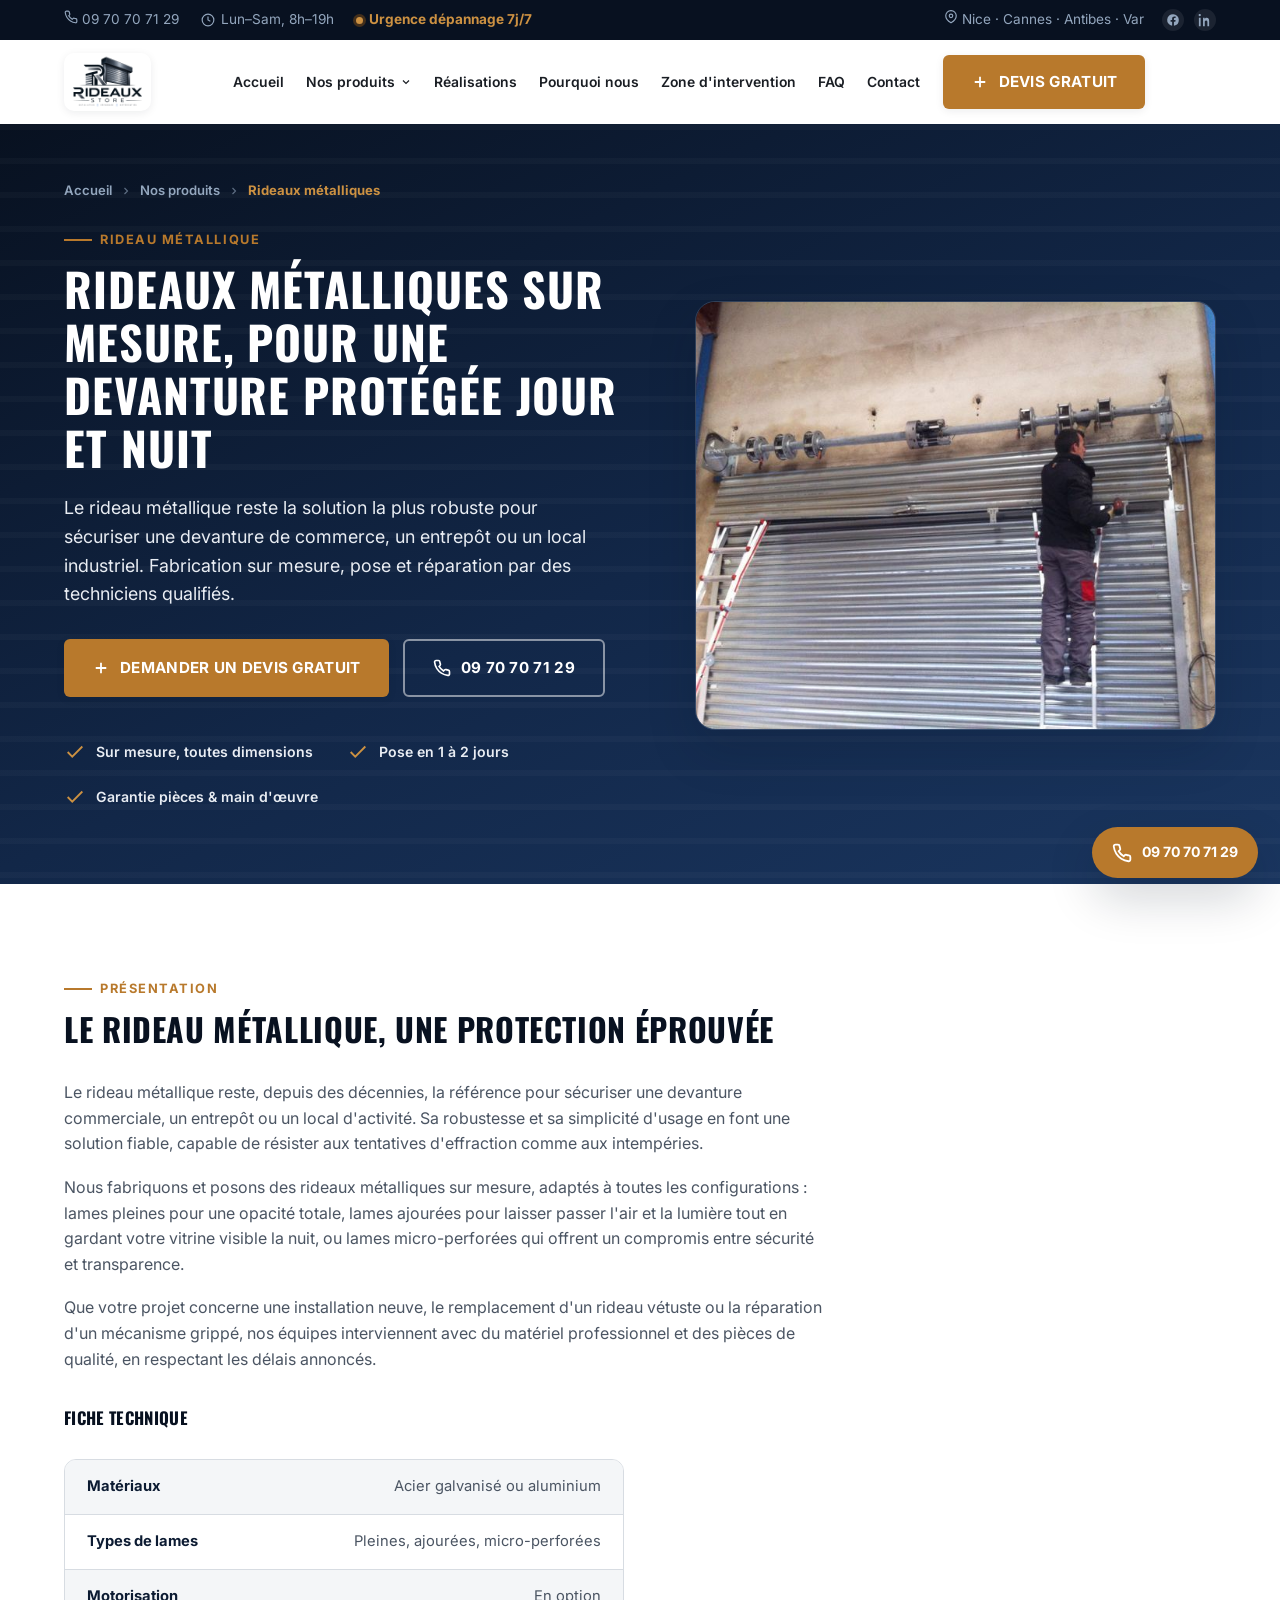
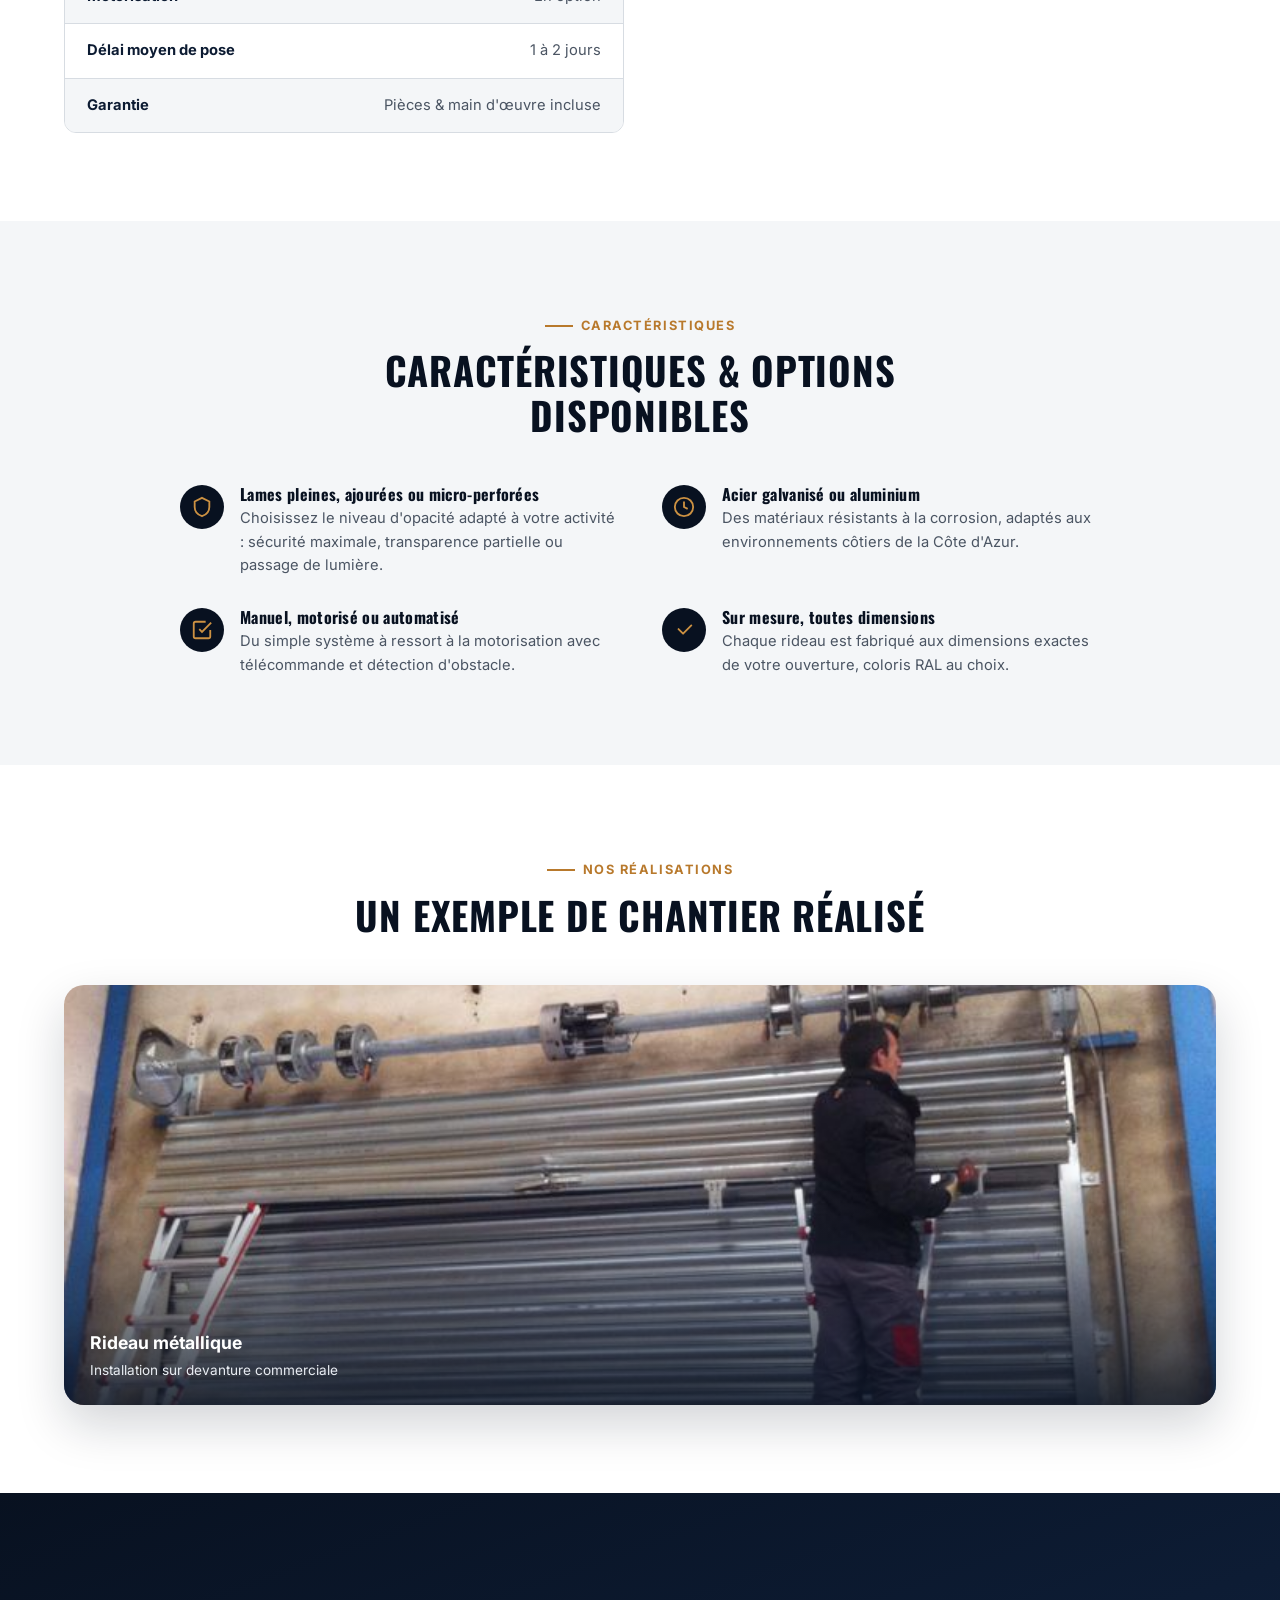
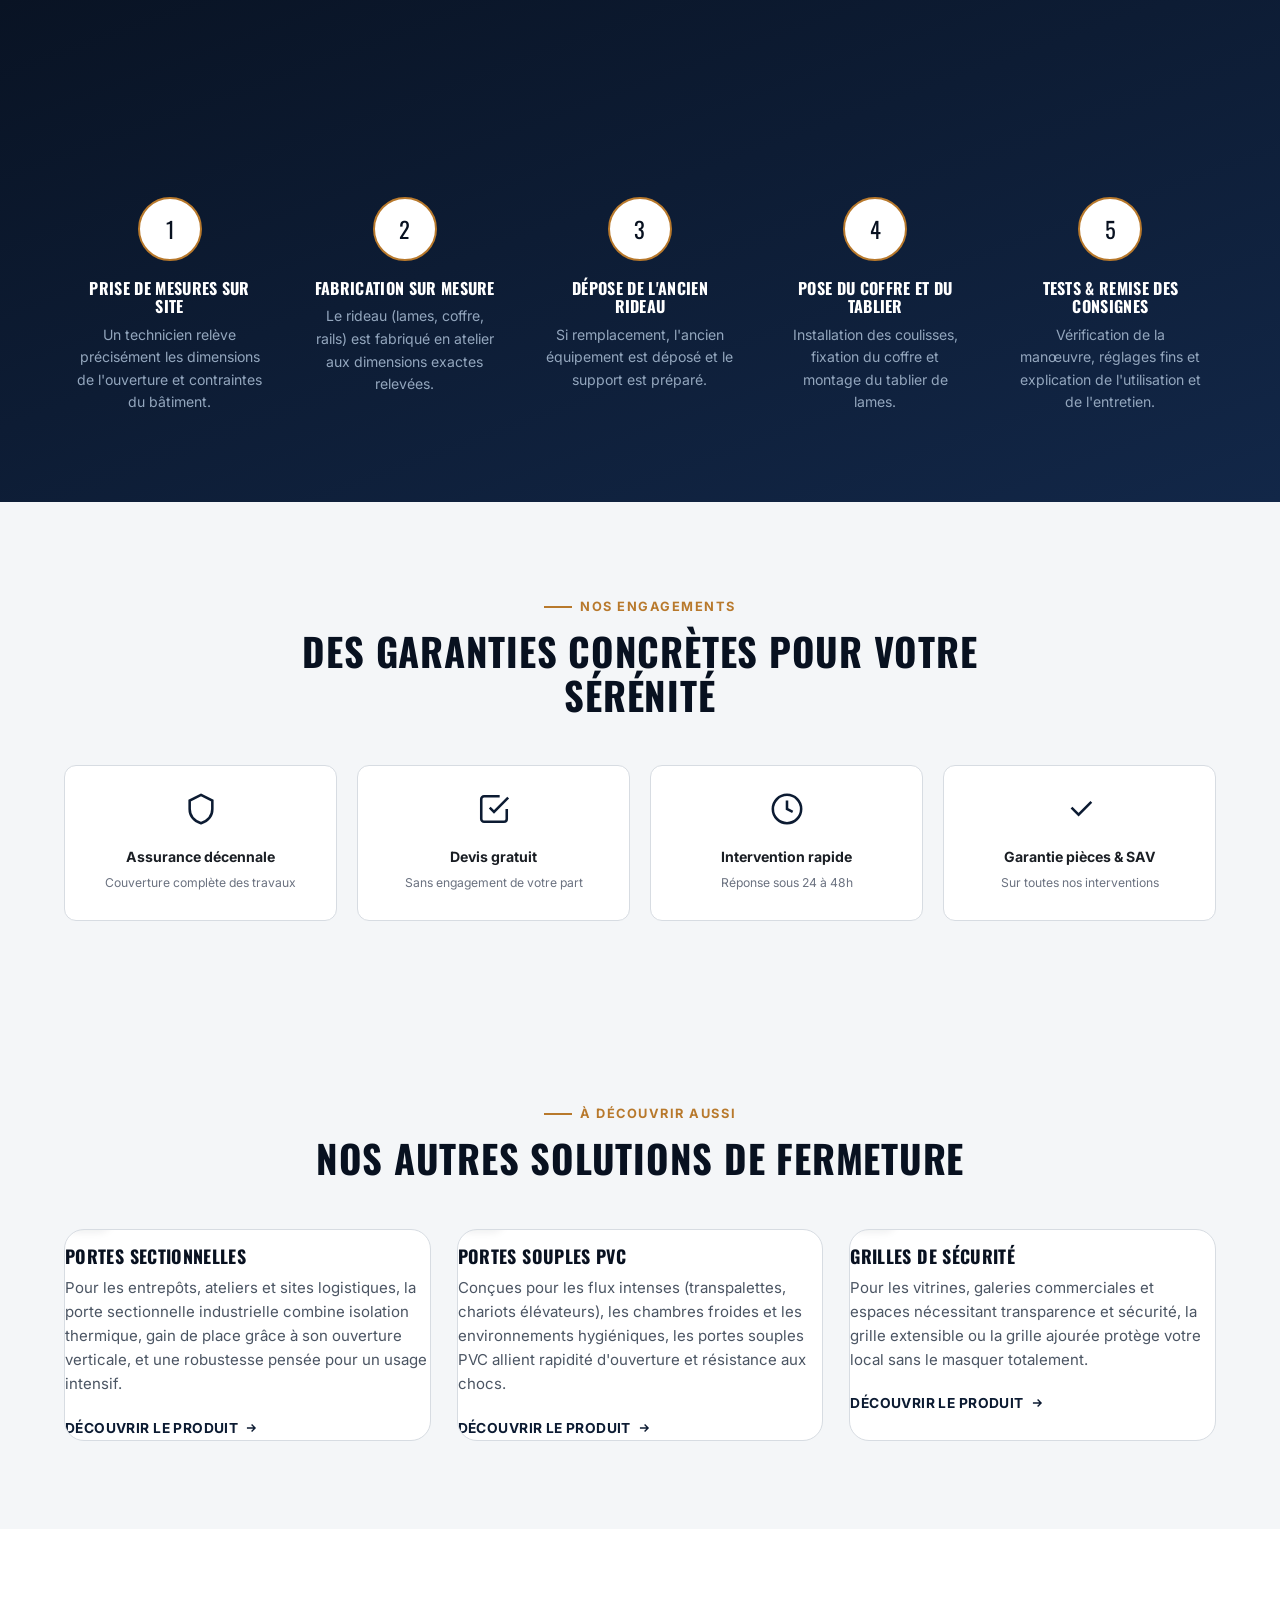
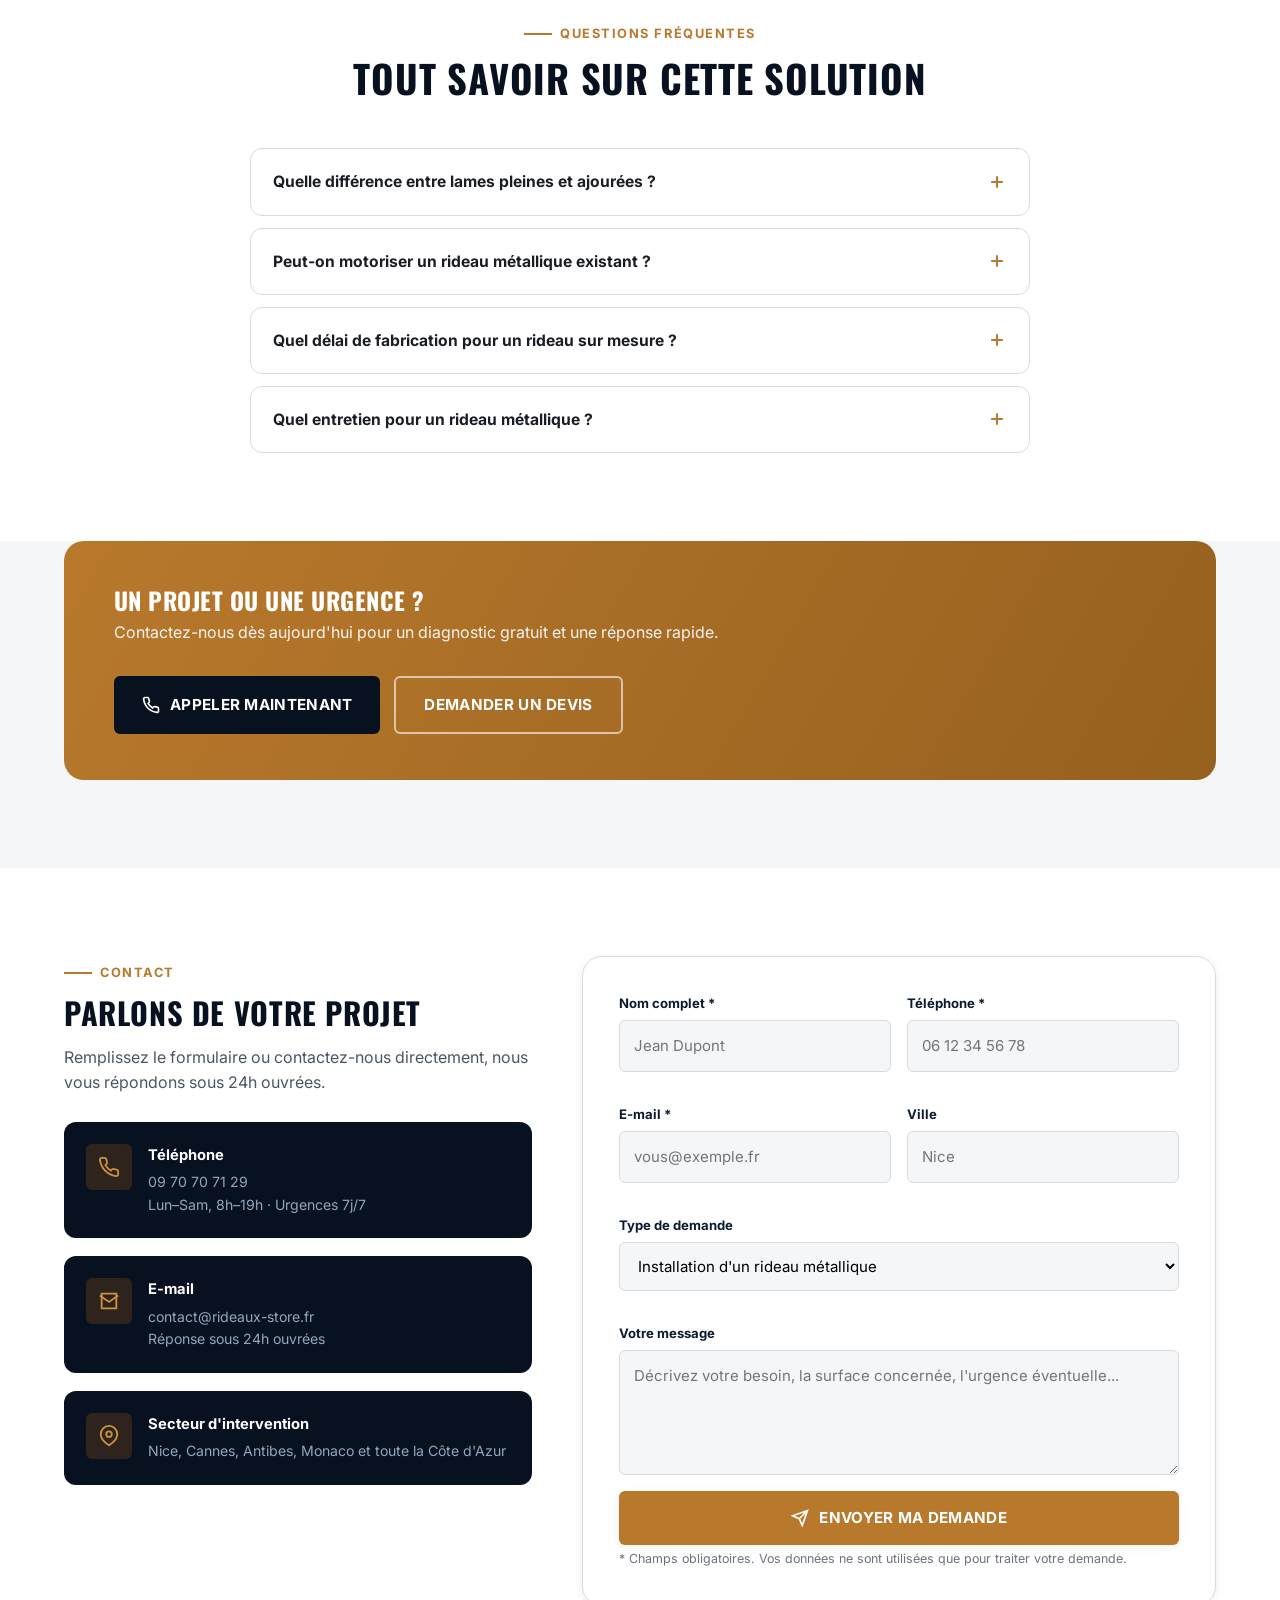
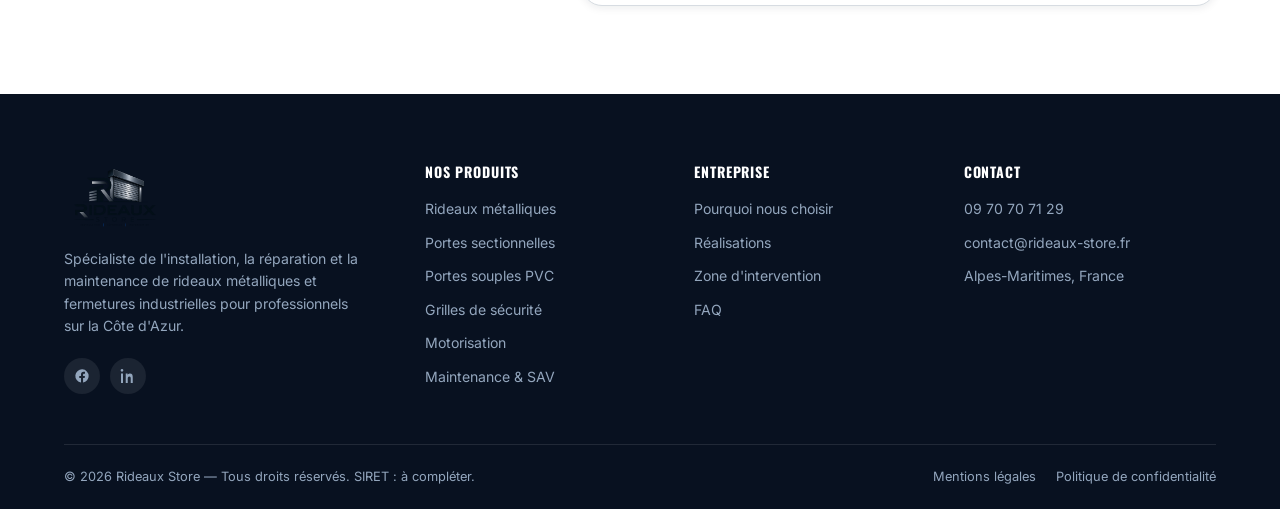
<file: rideaux-metalliques.html>
<!DOCTYPE html>
<html lang="fr">
<head>
<meta charset="UTF-8">
<meta name="viewport" content="width=device-width, initial-scale=1">
<title>Rideaux Métalliques sur Mesure — Rideaux Store | Côte d'Azur</title>
<meta name="description" content="Fabrication, pose et réparation de rideaux métalliques (lames pleines, ajourées, micro-perforées) pour commerces et entrepôts sur la Côte d'Azur. Devis gratuit.">
<meta name="theme-color" content="#081120">
<link rel="preconnect" href="https://fonts.googleapis.com">
<link rel="preconnect" href="https://fonts.gstatic.com" crossorigin>
<link href="https://fonts.googleapis.com/css2?family=Oswald:wght@500;600;700&family=Inter:wght@400;500;600;700;800&display=swap" rel="stylesheet">
<link rel="stylesheet" href="css/style.css">
<link rel="icon" href="data:image/svg+xml,%3Csvg xmlns='http://www.w3.org/2000/svg' viewBox='0 0 100 100'%3E%3Crect width='100' height='100' rx='16' fill='%23081120'/%3E%3Cpath d='M20 35h60M20 50h60M20 65h60' stroke='%23b8792c' stroke-width='8' stroke-linecap='round'/%3E%3C/svg%3E">
</head>
<body>

<!-- Top bar -->
<div class="topbar">
  <div class="container">
    <div class="topbar-left">
      <a href="tel:+33970707129"><svg viewBox="0 0 24 24" fill="none" stroke="currentColor" stroke-width="2"><path d="M22 16.92v3a2 2 0 0 1-2.18 2 19.79 19.79 0 0 1-8.63-3.07 19.5 19.5 0 0 1-6-6 19.79 19.79 0 0 1-3.07-8.67A2 2 0 0 1 4.11 2h3a2 2 0 0 1 2 1.72c.127.96.362 1.903.7 2.81a2 2 0 0 1-.45 2.11L8.09 9.91a16 16 0 0 0 6 6l1.27-1.27a2 2 0 0 1 2.11-.45c.907.338 1.85.573 2.81.7A2 2 0 0 1 22 16.92z"/></svg> 09 70 70 71 29</a>
      <span><svg viewBox="0 0 24 24" fill="none" stroke="currentColor" stroke-width="2"><circle cx="12" cy="12" r="10"/><path d="M12 6v6l4 2"/></svg> Lun–Sam, 8h–19h</span>
      <span class="topbar-badge">Urgence dépannage 7j/7</span>
    </div>
    <div class="topbar-right">
      <span><svg viewBox="0 0 24 24" fill="none" stroke="currentColor" stroke-width="2"><path d="M21 10c0 7-9 12-9 12s-9-5-9-12a9 9 0 1 1 18 0z"/><circle cx="12" cy="10" r="3"/></svg> Nice · Cannes · Antibes · Var</span>
      <div class="topbar-social">
        <a href="#" aria-label="Facebook"><svg width="12" height="12" viewBox="0 0 24 24" fill="currentColor"><path d="M22 12a10 10 0 1 0-11.5 9.9v-7H7.9V12h2.6V9.8c0-2.6 1.5-4 3.8-4 1.1 0 2.2.2 2.2.2v2.5h-1.3c-1.2 0-1.6.8-1.6 1.6V12h2.8l-.4 2.9h-2.4v7A10 10 0 0 0 22 12z"/></svg></a>
        <a href="#" aria-label="LinkedIn"><svg width="12" height="12" viewBox="0 0 24 24" fill="currentColor"><path d="M4.98 3.5C4.98 4.6 4.1 5.5 3 5.5S1 4.6 1 3.5 1.9 1.5 3 1.5s1.98.9 1.98 2zM1.5 8.25h3V22.5h-3V8.25zM8.5 8.25h2.87v1.95h.04c.4-.76 1.4-1.95 3.4-1.95 3.6 0 4.3 2.4 4.3 5.5V22.5h-3v-6.2c0-1.5-.03-3.4-2.1-3.4-2.1 0-2.4 1.6-2.4 3.3v6.3h-3V8.25z"/></svg></a>
      </div>
    </div>
  </div>
</div>

<!-- Header -->
<header class="site-header">
  <div class="container">
    <a href="index.html" class="brand">
      <img src="Logo Rideaux Store.png" alt="Rideaux Store" class="brand-logo-img">
    </a>

    <button class="nav-toggle" aria-label="Ouvrir le menu" aria-expanded="false">
      <svg viewBox="0 0 24 24" fill="none" stroke="currentColor" stroke-width="2"><path d="M3 6h18M3 12h18M3 18h18" stroke-linecap="round"/></svg>
    </button>

    <nav class="main-nav">
      <ul>
        <li><a class="nav-link" href="index.html">Accueil</a></li>
        <li class="has-dropdown">
          <a class="nav-link" href="index.html#services">Nos produits <svg viewBox="0 0 24 24" fill="none" stroke="currentColor" stroke-width="2.4"><path d="M6 9l6 6 6-6"/></svg></a>
          <div class="dropdown">
            <a href="rideaux-metalliques.html" style="color:var(--amber-500);"><svg viewBox="0 0 24 24" fill="none" stroke="currentColor" stroke-width="2"><path d="M4 7h16M4 12h16M4 17h16" stroke-linecap="round"/></svg> Rideaux métalliques</a>
            <a href="portes-sectionnelles.html"><svg viewBox="0 0 24 24" fill="none" stroke="currentColor" stroke-width="2"><rect x="4" y="4" width="16" height="16" rx="1.5"/><path d="M4 9.3h16M4 14.7h16" stroke-linecap="round"/></svg> Portes sectionnelles</a>
            <a href="portes-souples-pvc.html"><svg viewBox="0 0 24 24" fill="none" stroke="currentColor" stroke-width="2"><path d="M7 4v16M11 4v16M15 4v16M19 4v16" stroke-linecap="round"/></svg> Portes souples PVC</a>
            <a href="grilles-securite.html"><svg viewBox="0 0 24 24" fill="none" stroke="currentColor" stroke-width="2"><path d="M4 4h16v16H4z"/><path d="M4 9h16M4 14h16M9 4v16M14 4v16"/></svg> Grilles de sécurité</a>
            <a href="motorisation-automatisme.html"><svg viewBox="0 0 24 24" fill="none" stroke="currentColor" stroke-width="2"><circle cx="12" cy="12" r="3"/><path d="M12 2v3M12 19v3M4.2 4.2l2.2 2.2M17.6 17.6l2.2 2.2M2 12h3M19 12h3M4.2 19.8l2.2-2.2M17.6 6.4l2.2-2.2"/></svg> Motorisation &amp; automatisme</a>
            <a href="maintenance-sav.html"><svg viewBox="0 0 24 24" fill="none" stroke="currentColor" stroke-width="2"><path d="M14.7 6.3a1 1 0 0 0 1.4 0l1.6-1.6a1 1 0 0 1 1.4 0l1.2 1.2a1 1 0 0 1 0 1.4l-1.6 1.6a1 1 0 0 0 0 1.4l3 3a1 1 0 0 1 0 1.4l-1.2 1.2a1 1 0 0 1-1.4 0l-3-3a1 1 0 0 0-1.4 0L6.5 21.2a1 1 0 0 1-1.4 0L3.9 20a1 1 0 0 1 0-1.4L12.1 10.4"/></svg> Maintenance &amp; SAV</a>
          </div>
        </li>
        <li><a class="nav-link" href="index.html#realisations">Réalisations</a></li>
        <li><a class="nav-link" href="index.html#pourquoi">Pourquoi nous</a></li>
        <li><a class="nav-link" href="index.html#zone">Zone d'intervention</a></li>
        <li><a class="nav-link" href="index.html#faq">FAQ</a></li>
        <li><a class="nav-link" href="#contact">Contact</a></li>
      </ul>
      <div class="header-cta">
        <div class="header-phone">
          <small>Besoin d'aide ?</small>
          <strong>09 70 70 71 29</strong>
        </div>
        <a href="#contact" class="btn btn-primary"><svg viewBox="0 0 24 24" fill="none" stroke="currentColor" stroke-width="2.4"><path d="M12 5v14M5 12h14"/></svg> <span>Devis gratuit</span></a>
      </div>
    </nav>
    <div class="nav-backdrop"></div>
  </div>
</header>

<main>

  <!-- HERO -->
  <section class="hero" style="padding:56px 0 76px;">
    <div class="container">
      <div class="breadcrumb reveal in">
        <a href="index.html">Accueil</a>
        <svg viewBox="0 0 24 24" fill="none" stroke="currentColor" stroke-width="2.4"><path d="M9 6l6 6-6 6"/></svg>
        <a href="index.html#services">Nos produits</a>
        <svg viewBox="0 0 24 24" fill="none" stroke="currentColor" stroke-width="2.4"><path d="M9 6l6 6-6 6"/></svg>
        <span aria-current="page">Rideaux métalliques</span>
      </div>
      <div class="hero-grid">
        <div class="reveal in">
          <div class="eyebrow">Rideau métallique</div>
          <h1 style="font-size:clamp(1.9rem, 3.6vw, 2.9rem);">Rideaux métalliques sur mesure, pour une devanture protégée jour et nuit</h1>
          <p class="lead">Le rideau métallique reste la solution la plus robuste pour sécuriser une devanture de commerce, un entrepôt ou un local industriel. Fabrication sur mesure, pose et réparation par des techniciens qualifiés.</p>
          <div class="hero-actions">
            <a href="#contact" class="btn btn-primary"><svg viewBox="0 0 24 24" fill="none" stroke="currentColor" stroke-width="2.4"><path d="M12 5v14M5 12h14"/></svg> Demander un devis gratuit</a>
            <a href="tel:+33970707129" class="btn btn-outline"><svg viewBox="0 0 24 24" fill="none" stroke="currentColor" stroke-width="2.2"><path d="M22 16.92v3a2 2 0 0 1-2.18 2 19.79 19.79 0 0 1-8.63-3.07 19.5 19.5 0 0 1-6-6 19.79 19.79 0 0 1-3.07-8.67A2 2 0 0 1 4.11 2h3a2 2 0 0 1 2 1.72c.127.96.362 1.903.7 2.81a2 2 0 0 1-.45 2.11L8.09 9.91a16 16 0 0 0 6 6l1.27-1.27a2 2 0 0 1 2.11-.45c.907.338 1.85.573 2.81.7A2 2 0 0 1 22 16.92z"/></svg> 09 70 70 71 29</a>
          </div>
          <div class="hero-badges">
          <div class="hero-badge"><svg viewBox="0 0 24 24" fill="none" stroke="currentColor" stroke-width="2"><path d="M20 6L9 17l-5-5"/></svg> Sur mesure, toutes dimensions</div>
          <div class="hero-badge"><svg viewBox="0 0 24 24" fill="none" stroke="currentColor" stroke-width="2"><path d="M20 6L9 17l-5-5"/></svg> Pose en 1 à 2 jours</div>
          <div class="hero-badge"><svg viewBox="0 0 24 24" fill="none" stroke="currentColor" stroke-width="2"><path d="M20 6L9 17l-5-5"/></svg> Garantie pièces &amp; main d'œuvre</div>
          </div>
        </div>
        <div class="hero-photo-card reveal in">
          <img src="Rideaux métalliques.jpg" alt="Rideau métallique — Installation sur devanture commerciale" loading="eager">
        </div>
      </div>
    </div>
  </section>

  <!-- DESCRIPTION -->
  <section>
    <div class="container">
      <div class="section-head reveal" style="text-align:left;margin:0 0 32px;max-width:100%;">
        <div class="eyebrow">Présentation</div>
        <h2 style="font-size:clamp(1.5rem, 2.6vw, 2rem);">Le rideau métallique, une protection éprouvée</h2>
      </div>
      <div class="prose reveal">
        <p>Le rideau métallique reste, depuis des décennies, la référence pour sécuriser une devanture commerciale, un entrepôt ou un local d'activité. Sa robustesse et sa simplicité d'usage en font une solution fiable, capable de résister aux tentatives d'effraction comme aux intempéries.</p>
        <p>Nous fabriquons et posons des rideaux métalliques sur mesure, adaptés à toutes les configurations : lames pleines pour une opacité totale, lames ajourées pour laisser passer l'air et la lumière tout en gardant votre vitrine visible la nuit, ou lames micro-perforées qui offrent un compromis entre sécurité et transparence.</p>
        <p>Que votre projet concerne une installation neuve, le remplacement d'un rideau vétuste ou la réparation d'un mécanisme grippé, nos équipes interviennent avec du matériel professionnel et des pièces de qualité, en respectant les délais annoncés.</p>
      </div>
      <div class="reveal" style="margin-top:8px;">
        <h3 style="font-family:var(--font-head);text-transform:uppercase;font-size:1.05rem;letter-spacing:0.02em;color:var(--navy-950);margin-top:36px;">Fiche technique</h3>
      <div class="spec-table reveal" style="margin-top:32px;">
          <div class="spec-row"><span class="label">Matériaux</span><span class="value">Acier galvanisé ou aluminium</span></div>
          <div class="spec-row"><span class="label">Types de lames</span><span class="value">Pleines, ajourées, micro-perforées</span></div>
          <div class="spec-row"><span class="label">Motorisation</span><span class="value">En option</span></div>
          <div class="spec-row"><span class="label">Délai moyen de pose</span><span class="value">1 à 2 jours</span></div>
          <div class="spec-row"><span class="label">Garantie</span><span class="value">Pièces &amp; main d'œuvre incluse</span></div>
      </div>

      </div>
    </div>
  </section>

  <!-- FEATURES -->
  <section class="bg-alt">
    <div class="container">
      <div class="section-head reveal">
        <div class="eyebrow" style="justify-content:center">Caractéristiques</div>
        <h2>Caractéristiques &amp; options disponibles</h2>
      </div>
      <div class="why-list" style="max-width:920px;margin:0 auto;display:grid;grid-template-columns:repeat(2,1fr);gap:30px 44px;">
          <div class="why-item reveal">
            <div class="why-icon"><svg viewBox="0 0 24 24" fill="none" stroke="currentColor" stroke-width="2"><path d="M12 2l8 4v6c0 5-3.5 8.5-8 10-4.5-1.5-8-5-8-10V6l8-4z"/></svg></div>
            <div><h4>Lames pleines, ajourées ou micro-perforées</h4><p>Choisissez le niveau d'opacité adapté à votre activité : sécurité maximale, transparence partielle ou passage de lumière.</p></div>
          </div>
          <div class="why-item reveal">
            <div class="why-icon"><svg viewBox="0 0 24 24" fill="none" stroke="currentColor" stroke-width="2"><circle cx="12" cy="12" r="10"/><path d="M12 6v6l4 2"/></svg></div>
            <div><h4>Acier galvanisé ou aluminium</h4><p>Des matériaux résistants à la corrosion, adaptés aux environnements côtiers de la Côte d'Azur.</p></div>
          </div>
          <div class="why-item reveal">
            <div class="why-icon"><svg viewBox="0 0 24 24" fill="none" stroke="currentColor" stroke-width="2"><path d="M9 11l3 3L22 4"/><path d="M21 12v7a2 2 0 0 1-2 2H5a2 2 0 0 1-2-2V5a2 2 0 0 1 2-2h11"/></svg></div>
            <div><h4>Manuel, motorisé ou automatisé</h4><p>Du simple système à ressort à la motorisation avec télécommande et détection d'obstacle.</p></div>
          </div>
          <div class="why-item reveal">
            <div class="why-icon"><svg viewBox="0 0 24 24" fill="none" stroke="currentColor" stroke-width="2"><path d="M20 7l-9 9-5-5" stroke-linecap="round" stroke-linejoin="round"/></svg></div>
            <div><h4>Sur mesure, toutes dimensions</h4><p>Chaque rideau est fabriqué aux dimensions exactes de votre ouverture, coloris RAL au choix.</p></div>
          </div>
      </div>
    </div>
  </section>

  <!-- REALISATIONS -->
  <section id="realisations">
    <div class="container">
      <div class="section-head reveal">
        <div class="eyebrow" style="justify-content:center">Nos réalisations</div>
        <h2>Un exemple de chantier réalisé</h2>
      </div>
      <div class="realisation-photo reveal">
        <img src="Rideaux métalliques.jpg" alt="Rideau métallique — Installation sur devanture commerciale" loading="lazy">
        <div class="realisation-caption">
          <strong>Rideau métallique</strong>
          <span>Installation sur devanture commerciale</span>
        </div>
      </div>
    </div>
  </section>

  <!-- PROCESS -->
  <section class="bg-navy">
    <div class="container">
      <div class="section-head reveal">
        <div class="eyebrow" style="justify-content:center">Notre méthode</div>
        <h2>Comment se déroule une installation</h2>
        <p style="color:var(--steel-300)">Le détail des étapes suivies par nos techniciens, du premier contact à la remise finale.</p>
      </div>
      <div class="process-grid" style="--steps:5;">
        <div class="process-step reveal"><div class="num">1</div><h4>Prise de mesures sur site</h4><p>Un technicien relève précisément les dimensions de l'ouverture et contraintes du bâtiment.</p></div>
        <div class="process-step reveal"><div class="num">2</div><h4>Fabrication sur mesure</h4><p>Le rideau (lames, coffre, rails) est fabriqué en atelier aux dimensions exactes relevées.</p></div>
        <div class="process-step reveal"><div class="num">3</div><h4>Dépose de l'ancien rideau</h4><p>Si remplacement, l'ancien équipement est déposé et le support est préparé.</p></div>
        <div class="process-step reveal"><div class="num">4</div><h4>Pose du coffre et du tablier</h4><p>Installation des coulisses, fixation du coffre et montage du tablier de lames.</p></div>
        <div class="process-step reveal"><div class="num">5</div><h4>Tests &amp; remise des consignes</h4><p>Vérification de la manœuvre, réglages fins et explication de l'utilisation et de l'entretien.</p></div>
      </div>
    </div>
  </section>

  <!-- TRUST -->
  <section class="bg-alt">
    <div class="container">
      <div class="section-head reveal">
        <div class="eyebrow" style="justify-content:center">Nos engagements</div>
        <h2>Des garanties concrètes pour votre sérénité</h2>
      </div>
      <div class="cert-grid">
        <div class="cert-item reveal"><svg viewBox="0 0 24 24" fill="none" stroke="currentColor" stroke-width="1.8"><path d="M12 2l8 4v6c0 5-3.5 8.5-8 10-4.5-1.5-8-5-8-10V6l8-4z"/></svg><strong>Assurance décennale</strong><span>Couverture complète des travaux</span></div>
        <div class="cert-item reveal"><svg viewBox="0 0 24 24" fill="none" stroke="currentColor" stroke-width="1.8"><path d="M9 11l3 3L22 4"/><path d="M21 12v7a2 2 0 0 1-2 2H5a2 2 0 0 1-2-2V5a2 2 0 0 1 2-2h11"/></svg><strong>Devis gratuit</strong><span>Sans engagement de votre part</span></div>
        <div class="cert-item reveal"><svg viewBox="0 0 24 24" fill="none" stroke="currentColor" stroke-width="1.8"><circle cx="12" cy="12" r="10"/><path d="M12 6v6l4 2"/></svg><strong>Intervention rapide</strong><span>Réponse sous 24 à 48h</span></div>
        <div class="cert-item reveal"><svg viewBox="0 0 24 24" fill="none" stroke="currentColor" stroke-width="1.8"><path d="M20 7l-9 9-5-5"/></svg><strong>Garantie pièces &amp; SAV</strong><span>Sur toutes nos interventions</span></div>
      </div>
    </div>
  </section>

  <!-- RELATED -->
  <section class="bg-alt">
    <div class="container">
      <div class="section-head reveal">
        <div class="eyebrow" style="justify-content:center">À découvrir aussi</div>
        <h2>Nos autres solutions de fermeture</h2>
      </div>
      <div class="services-grid">
        <div class="service-card reveal">
          <div class="service-icon"><svg viewBox="0 0 24 24" fill="none" stroke="currentColor" stroke-width="2"><rect x="4" y="4" width="16" height="16" rx="1.5"/><path d="M4 9.3h16M4 14.7h16" stroke-linecap="round"/></svg></div>
          <h3>Portes sectionnelles</h3>
          <p>Pour les entrepôts, ateliers et sites logistiques, la porte sectionnelle industrielle combine isolation thermique, gain de place grâce à son ouverture verticale, et une robustesse pensée pour un usage intensif.</p>
          <a href="portes-sectionnelles.html" class="card-link">Découvrir le produit <svg viewBox="0 0 24 24" fill="none" stroke="currentColor" stroke-width="2.4"><path d="M5 12h14M13 6l6 6-6 6"/></svg></a>
        </div>
        <div class="service-card reveal">
          <div class="service-icon"><svg viewBox="0 0 24 24" fill="none" stroke="currentColor" stroke-width="2"><path d="M7 4v16M11 4v16M15 4v16M19 4v16" stroke-linecap="round"/></svg></div>
          <h3>Portes souples PVC</h3>
          <p>Conçues pour les flux intenses (transpalettes, chariots élévateurs), les chambres froides et les environnements hygiéniques, les portes souples PVC allient rapidité d'ouverture et résistance aux chocs.</p>
          <a href="portes-souples-pvc.html" class="card-link">Découvrir le produit <svg viewBox="0 0 24 24" fill="none" stroke="currentColor" stroke-width="2.4"><path d="M5 12h14M13 6l6 6-6 6"/></svg></a>
        </div>
        <div class="service-card reveal">
          <div class="service-icon"><svg viewBox="0 0 24 24" fill="none" stroke="currentColor" stroke-width="2"><path d="M4 4h16v16H4z"/><path d="M4 9h16M4 14h16M9 4v16M14 4v16"/></svg></div>
          <h3>Grilles de sécurité</h3>
          <p>Pour les vitrines, galeries commerciales et espaces nécessitant transparence et sécurité, la grille extensible ou la grille ajourée protège votre local sans le masquer totalement.</p>
          <a href="grilles-securite.html" class="card-link">Découvrir le produit <svg viewBox="0 0 24 24" fill="none" stroke="currentColor" stroke-width="2.4"><path d="M5 12h14M13 6l6 6-6 6"/></svg></a>
        </div>
      </div>
    </div>
  </section>

  <!-- FAQ -->
  <section id="faq">
    <div class="container">
      <div class="section-head reveal">
        <div class="eyebrow" style="justify-content:center">Questions fréquentes</div>
        <h2>Tout savoir sur cette solution</h2>
      </div>
      <div class="faq-list">
        <div class="faq-item reveal">
          <button class="faq-q">Quelle différence entre lames pleines et ajourées ?<svg viewBox="0 0 24 24" fill="none" stroke="currentColor" stroke-width="2.4"><path d="M12 5v14M5 12h14"/></svg></button>
          <div class="faq-a"><p>Les lames pleines offrent une opacité totale et une sécurité maximale, idéales pour un entrepôt. Les lames ajourées ou micro-perforées laissent passer l'air et une partie de la lumière tout en gardant la vitrine visible, un choix fréquent pour les commerces qui souhaitent dissuader sans totalement masquer leur devanture.</p></div>
        </div>
        <div class="faq-item reveal">
          <button class="faq-q">Peut-on motoriser un rideau métallique existant ?<svg viewBox="0 0 24 24" fill="none" stroke="currentColor" stroke-width="2.4"><path d="M12 5v14M5 12h14"/></svg></button>
          <div class="faq-a"><p>Dans la majorité des cas, oui. Nos techniciens évaluent l'état du rideau et du coffre lors du diagnostic gratuit pour confirmer la faisabilité et vous proposer la motorisation adaptée.</p></div>
        </div>
        <div class="faq-item reveal">
          <button class="faq-q">Quel délai de fabrication pour un rideau sur mesure ?<svg viewBox="0 0 24 24" fill="none" stroke="currentColor" stroke-width="2.4"><path d="M12 5v14M5 12h14"/></svg></button>
          <div class="faq-a"><p>Le délai dépend des dimensions et du type de lames choisi ; il vous est communiqué précisément avec le devis, généralement sous quelques jours à quelques semaines selon la complexité.</p></div>
        </div>
        <div class="faq-item reveal">
          <button class="faq-q">Quel entretien pour un rideau métallique ?<svg viewBox="0 0 24 24" fill="none" stroke="currentColor" stroke-width="2.4"><path d="M12 5v14M5 12h14"/></svg></button>
          <div class="faq-a"><p>Un entretien annuel (graissage des coulisses, vérification des lames et du système d'enroulement) suffit généralement à prévenir la plupart des pannes et prolonger la durée de vie de l'installation.</p></div>
        </div>
      </div>
    </div>
  </section>

  <!-- CTA BANNER -->
  <section class="bg-alt" style="padding-top:0;">
    <div class="container">
      <div class="cta-banner reveal">
        <div>
          <h3>Un projet ou une urgence ?</h3>
          <p>Contactez-nous dès aujourd'hui pour un diagnostic gratuit et une réponse rapide.</p>
        </div>
        <div class="cta-actions">
          <a href="tel:+33970707129" class="btn btn-dark"><svg viewBox="0 0 24 24" fill="none" stroke="currentColor" stroke-width="2.2"><path d="M22 16.92v3a2 2 0 0 1-2.18 2 19.79 19.79 0 0 1-8.63-3.07 19.5 19.5 0 0 1-6-6 19.79 19.79 0 0 1-3.07-8.67A2 2 0 0 1 4.11 2h3a2 2 0 0 1 2 1.72c.127.96.362 1.903.7 2.81a2 2 0 0 1-.45 2.11L8.09 9.91a16 16 0 0 0 6 6l1.27-1.27a2 2 0 0 1 2.11-.45c.907.338 1.85.573 2.81.7A2 2 0 0 1 22 16.92z"/></svg> Appeler maintenant</a>
          <a href="#contact" class="btn btn-outline">Demander un devis</a>
        </div>
      </div>
    </div>
  </section>

  <!-- CONTACT -->
  <section id="contact">
    <div class="container contact-wrap">
      <div class="reveal">
        <div class="eyebrow">Contact</div>
        <h2 style="font-size:1.9rem;">Parlons de votre projet</h2>
        <p style="color:var(--gray-700);margin:14px 0 26px;">Remplissez le formulaire ou contactez-nous directement, nous vous répondons sous 24h ouvrées.</p>
        <div class="contact-cards">
          <div class="contact-card">
            <div class="ic"><svg viewBox="0 0 24 24" fill="none" stroke="currentColor" stroke-width="2"><path d="M22 16.92v3a2 2 0 0 1-2.18 2 19.79 19.79 0 0 1-8.63-3.07 19.5 19.5 0 0 1-6-6 19.79 19.79 0 0 1-3.07-8.67A2 2 0 0 1 4.11 2h3a2 2 0 0 1 2 1.72c.127.96.362 1.903.7 2.81a2 2 0 0 1-.45 2.11L8.09 9.91a16 16 0 0 0 6 6l1.27-1.27a2 2 0 0 1 2.11-.45c.907.338 1.85.573 2.81.7A2 2 0 0 1 22 16.92z"/></svg></div>
            <div><strong>Téléphone</strong><a href="tel:+33970707129">09 70 70 71 29</a><span>Lun–Sam, 8h–19h · Urgences 7j/7</span></div>
          </div>
          <div class="contact-card">
            <div class="ic"><svg viewBox="0 0 24 24" fill="none" stroke="currentColor" stroke-width="2"><path d="M4 4h16v16H4z"/><path d="M22 6l-10 7L2 6"/></svg></div>
            <div><strong>E-mail</strong><a href="mailto:contact@rideaux-store.fr">contact@rideaux-store.fr</a><span>Réponse sous 24h ouvrées</span></div>
          </div>
          <div class="contact-card">
            <div class="ic"><svg viewBox="0 0 24 24" fill="none" stroke="currentColor" stroke-width="2"><path d="M21 10c0 7-9 12-9 12s-9-5-9-12a9 9 0 1 1 18 0z"/><circle cx="12" cy="10" r="3"/></svg></div>
            <div><strong>Secteur d'intervention</strong><span>Nice, Cannes, Antibes, Monaco et toute la Côte d'Azur</span></div>
          </div>
        </div>
      </div>

      <div class="form-card reveal">
        <form id="quote-form">
          <div class="form-grid">
            <div class="form-field"><label for="f-name">Nom complet *</label><input id="f-name" type="text" required placeholder="Jean Dupont"></div>
            <div class="form-field"><label for="f-phone">Téléphone *</label><input id="f-phone" type="tel" required placeholder="06 12 34 56 78"></div>
            <div class="form-field"><label for="f-email">E-mail *</label><input id="f-email" type="email" required placeholder="vous@exemple.fr"></div>
            <div class="form-field"><label for="f-city">Ville</label><input id="f-city" type="text" placeholder="Nice"></div>
            <div class="form-field full"><label for="f-service">Type de demande</label>
              <select id="f-service">
                <option>Installation d'un rideau métallique</option>
                <option>Réparation / dépannage urgent</option>
                <option>Porte sectionnelle industrielle</option>
                <option>Porte souple PVC</option>
                <option>Contrat de maintenance</option>
                <option>Autre demande</option>
              </select>
            </div>
            <div class="form-field full"><label for="f-message">Votre message</label><textarea id="f-message" rows="4" placeholder="Décrivez votre besoin, la surface concernée, l'urgence éventuelle..."></textarea></div>
          </div>
          <button type="submit" class="btn btn-primary btn-block"><svg viewBox="0 0 24 24" fill="none" stroke="currentColor" stroke-width="2.2"><path d="M22 2L11 13M22 2l-7 20-4-9-9-4 20-7z"/></svg> Envoyer ma demande</button>
          <p class="form-note">* Champs obligatoires. Vos données ne sont utilisées que pour traiter votre demande.</p>
          <div class="form-success"><svg viewBox="0 0 24 24" fill="none" stroke="currentColor" stroke-width="2.4"><path d="M20 6L9 17l-5-5"/></svg> Merci ! Votre demande a bien été enregistrée, nous revenons vers vous rapidement.</div>
        </form>
      </div>
    </div>
  </section>

</main>

<!-- FOOTER -->
<footer class="site-footer">
  <div class="container">
    <div class="footer-grid">
      <div class="footer-brand">
        <a href="index.html" class="brand">
          <img src="Logo Rideaux Store.png" alt="Rideaux Store" class="brand-logo-img">
        </a>
        <p>Spécialiste de l'installation, la réparation et la maintenance de rideaux métalliques et fermetures industrielles pour professionnels sur la Côte d'Azur.</p>
        <div class="footer-social">
          <a href="#" aria-label="Facebook"><svg viewBox="0 0 24 24" fill="currentColor"><path d="M22 12a10 10 0 1 0-11.5 9.9v-7H7.9V12h2.6V9.8c0-2.6 1.5-4 3.8-4 1.1 0 2.2.2 2.2.2v2.5h-1.3c-1.2 0-1.6.8-1.6 1.6V12h2.8l-.4 2.9h-2.4v7A10 10 0 0 0 22 12z"/></svg></a>
          <a href="#" aria-label="LinkedIn"><svg viewBox="0 0 24 24" fill="currentColor"><path d="M4.98 3.5C4.98 4.6 4.1 5.5 3 5.5S1 4.6 1 3.5 1.9 1.5 3 1.5s1.98.9 1.98 2zM1.5 8.25h3V22.5h-3V8.25zM8.5 8.25h2.87v1.95h.04c.4-.76 1.4-1.95 3.4-1.95 3.6 0 4.3 2.4 4.3 5.5V22.5h-3v-6.2c0-1.5-.03-3.4-2.1-3.4-2.1 0-2.4 1.6-2.4 3.3v6.3h-3V8.25z"/></svg></a>
        </div>
      </div>
      <div>
        <h4>Nos produits</h4>
        <div class="footer-links">
          <a href="rideaux-metalliques.html">Rideaux métalliques</a>
          <a href="portes-sectionnelles.html">Portes sectionnelles</a>
          <a href="portes-souples-pvc.html">Portes souples PVC</a>
          <a href="grilles-securite.html">Grilles de sécurité</a>
          <a href="motorisation-automatisme.html">Motorisation</a>
          <a href="maintenance-sav.html">Maintenance &amp; SAV</a>
        </div>
      </div>
      <div>
        <h4>Entreprise</h4>
        <div class="footer-links">
          <a href="index.html#pourquoi">Pourquoi nous choisir</a>
          <a href="index.html#realisations">Réalisations</a>
          <a href="index.html#zone">Zone d'intervention</a>
          <a href="index.html#faq">FAQ</a>
        </div>
      </div>
      <div>
        <h4>Contact</h4>
        <div class="footer-links">
          <a href="tel:+33970707129">09 70 70 71 29</a>
          <a href="mailto:contact@rideaux-store.fr">contact@rideaux-store.fr</a>
          <span>Alpes-Maritimes, France</span>
        </div>
      </div>
    </div>
    <div class="footer-bottom">
      <span>© <span id="current-year">2026</span> Rideaux Store — Tous droits réservés. SIRET : à compléter.</span>
      <div class="footer-bottom-links">
        <a href="#">Mentions légales</a>
        <a href="#">Politique de confidentialité</a>
      </div>
    </div>
  </div>
</footer>

<a href="tel:+33970707129" class="float-call"><svg viewBox="0 0 24 24" fill="none" stroke="currentColor" stroke-width="2.2"><path d="M22 16.92v3a2 2 0 0 1-2.18 2 19.79 19.79 0 0 1-8.63-3.07 19.5 19.5 0 0 1-6-6 19.79 19.79 0 0 1-3.07-8.67A2 2 0 0 1 4.11 2h3a2 2 0 0 1 2 1.72c.127.96.362 1.903.7 2.81a2 2 0 0 1-.45 2.11L8.09 9.91a16 16 0 0 0 6 6l1.27-1.27a2 2 0 0 1 2.11-.45c.907.338 1.85.573 2.81.7A2 2 0 0 1 22 16.92z"/></svg> <span class="label">09 70 70 71 29</span></a>
<button class="back-to-top" aria-label="Retour en haut"><svg viewBox="0 0 24 24" fill="none" stroke="currentColor" stroke-width="2.4"><path d="M18 15l-6-6-6 6"/></svg></button>

<script src="js/main.js"></script>
</body>
</html>
</file>
<file: css/style.css>
/* ==========================================================================
   MÉTALPRO FERMETURES — Design system
   ========================================================================== */

:root {
  /* Brand palette */
  --navy-950: #081120;
  --navy-900: #0c1b32;
  --navy-800: #122748;
  --navy-700: #1a3660;
  --navy-600: #23477e;
  --steel-500: #55708c;
  --steel-300: #93a6bd;
  --steel-100: #e9edf3;
  --amber-500: #b8792c;
  --amber-400: #cc9142;
  --amber-050: #f8f0e2;
  --gray-900: #1a1e24;
  --gray-700: #4b5563;
  --gray-500: #6b7280;
  --gray-300: #d7dce2;
  --gray-100: #f4f6f8;
  --white: #ffffff;
  --success: #1c7a52;

  --font-head: "Oswald", "Arial Narrow", sans-serif;
  --font-body: "Inter", -apple-system, Segoe UI, Roboto, sans-serif;

  --radius-sm: 6px;
  --radius-md: 12px;
  --radius-lg: 20px;
  --shadow-sm: 0 2px 8px rgba(10, 22, 40, 0.08);
  --shadow-md: 0 8px 24px rgba(10, 22, 40, 0.12);
  --shadow-lg: 0 20px 48px rgba(10, 22, 40, 0.18);
  --container: 1200px;
}

/* Reset ------------------------------------------------------------------ */
*, *::before, *::after { box-sizing: border-box; }
html { scroll-behavior: smooth; }
body, h1, h2, h3, h4, p, ul, ol, figure { margin: 0; }
ul, ol { padding: 0; list-style: none; }
img { max-width: 100%; display: block; }
a { color: inherit; text-decoration: none; }
button { font: inherit; cursor: pointer; border: none; background: none; color: inherit; }
input, textarea, select { font: inherit; }

body {
  font-family: var(--font-body);
  color: var(--gray-900);
  background: var(--white);
  line-height: 1.6;
  -webkit-font-smoothing: antialiased;
}

h1, h2, h3, h4 {
  font-family: var(--font-head);
  text-transform: uppercase;
  letter-spacing: 0.02em;
  line-height: 1.15;
  color: var(--navy-950);
}

.container {
  width: 100%;
  max-width: var(--container);
  margin: 0 auto;
  padding: 0 24px;
}

.eyebrow {
  display: inline-flex;
  align-items: center;
  gap: 8px;
  font-size: 0.8rem;
  font-weight: 700;
  letter-spacing: 0.12em;
  text-transform: uppercase;
  color: var(--amber-500);
  margin-bottom: 12px;
}
.eyebrow::before {
  content: "";
  width: 28px;
  height: 2px;
  background: var(--amber-500);
  display: inline-block;
}

.section-head { max-width: 680px; margin: 0 auto 48px; text-align: center; }
.section-head h2 { font-size: clamp(1.7rem, 3vw, 2.4rem); }
.section-head p { color: var(--gray-700); margin-top: 14px; font-size: 1.05rem; }

section { padding: 88px 0; }
.bg-alt { background: var(--gray-100); }
.bg-navy { background: linear-gradient(160deg, var(--navy-950), var(--navy-800)); color: var(--steel-100); }
.bg-navy h2, .bg-navy h3, .bg-navy h4 { color: var(--white); }

/* Buttons ----------------------------------------------------------------- */
.btn {
  display: inline-flex;
  align-items: center;
  justify-content: center;
  gap: 10px;
  padding: 15px 28px;
  border-radius: var(--radius-sm);
  font-weight: 700;
  font-size: 0.95rem;
  letter-spacing: 0.02em;
  text-transform: uppercase;
  transition: transform 0.15s ease, box-shadow 0.15s ease, background 0.15s ease;
  white-space: nowrap;
}
.btn svg { width: 18px; height: 18px; flex-shrink: 0; }
.btn-primary { background: var(--amber-500); color: var(--white); box-shadow: var(--shadow-sm); }
.btn-primary:hover { background: var(--amber-400); transform: translateY(-2px); box-shadow: var(--shadow-md); }
.btn-outline { background: transparent; color: var(--white); border: 2px solid rgba(255,255,255,0.5); }
.btn-outline:hover { background: rgba(255,255,255,0.12); border-color: var(--white); }
.btn-dark { background: var(--navy-950); color: var(--white); }
.btn-dark:hover { background: var(--navy-800); transform: translateY(-2px); }
.btn-block { width: 100%; }
.btn-sm { padding: 10px 18px; font-size: 0.82rem; }

/* Top bar ------------------------------------------------------------------ */
.topbar {
  background: var(--navy-950);
  color: var(--steel-300);
  font-size: 0.85rem;
}
.topbar .container {
  display: flex;
  align-items: center;
  justify-content: space-between;
  height: 40px;
  gap: 16px;
}
.topbar-left { display: flex; align-items: center; gap: 22px; }
.topbar-left span { display: inline-flex; align-items: center; gap: 6px; }
.topbar-left svg, .topbar-right svg { width: 14px; height: 14px; }
.topbar a:hover { color: var(--white); }
.topbar-badge {
  color: var(--amber-400);
  font-weight: 700;
  display: inline-flex;
  align-items: center;
  gap: 6px;
}
.topbar-badge::before {
  content: "";
  width: 7px; height: 7px;
  border-radius: 50%;
  background: var(--amber-400);
  box-shadow: 0 0 0 3px rgba(242,135,15,0.25);
}
.topbar-right { display: flex; align-items: center; gap: 18px; }
.topbar-social { display: flex; gap: 10px; }
.topbar-social a {
  width: 22px; height: 22px;
  display: inline-flex; align-items: center; justify-content: center;
  border-radius: 50%;
  background: rgba(255,255,255,0.08);
}
@media (max-width: 780px) { .topbar-left span:not(:first-child) { display: none; } .topbar-social { display: none; } }

/* Header -------------------------------------------------------------------- */
.site-header {
  position: sticky;
  top: 0;
  z-index: 500;
  background: var(--white);
  box-shadow: 0 1px 0 rgba(10,22,40,0.06);
  transition: box-shadow 0.2s ease, padding 0.2s ease;
}
.site-header.scrolled { box-shadow: var(--shadow-md); }
.site-header .container {
  display: flex;
  align-items: center;
  justify-content: space-between;
  height: 84px;
  gap: 24px;
}
.brand { display: flex; align-items: center; gap: 12px; flex-shrink: 0; }
.brand-logo-img { height: 58px; width: auto; border-radius: 10px; box-shadow: var(--shadow-sm); display: block; }
.footer-brand .brand-logo-img { height: 68px; box-shadow: none; }
.brand-mark {
  width: 46px; height: 46px;
  border-radius: var(--radius-sm);
  background: linear-gradient(145deg, var(--navy-800), var(--navy-950));
  display: flex; align-items: center; justify-content: center;
  flex-shrink: 0;
}
.brand-mark svg { width: 24px; height: 24px; color: var(--amber-400); }
.brand-text { display: flex; flex-direction: column; line-height: 1.15; white-space: nowrap; }
.brand-text strong { font-family: var(--font-head); font-size: 1.1rem; letter-spacing: 0.03em; color: var(--navy-950); white-space: nowrap; }
.brand-text span { font-size: 0.66rem; letter-spacing: 0.07em; text-transform: uppercase; color: var(--gray-500); white-space: nowrap; }

.main-nav { display: flex; align-items: center; gap: 4px; }
.main-nav > ul { display: flex; align-items: center; gap: 0; }
.main-nav a.nav-link {
  padding: 12px 11px;
  font-weight: 600;
  font-size: 0.87rem;
  border-radius: var(--radius-sm);
  display: flex;
  align-items: center;
  gap: 5px;
  white-space: nowrap;
}
.main-nav a.nav-link:hover { background: var(--steel-100); color: var(--navy-950); }
.has-dropdown { position: relative; }
.has-dropdown svg { width: 12px; height: 12px; transition: transform 0.15s ease; }
.dropdown {
  position: absolute;
  top: calc(100% + 10px);
  left: 0;
  width: 300px;
  background: var(--white);
  border-radius: var(--radius-md);
  box-shadow: var(--shadow-lg);
  padding: 10px;
  opacity: 0;
  visibility: hidden;
  transform: translateY(8px);
  transition: all 0.18s ease;
}
@media (min-width: 1081px) {
  .has-dropdown:hover svg { transform: rotate(180deg); }
  .has-dropdown:hover .dropdown { opacity: 1; visibility: visible; transform: translateY(0); }
}
.dropdown a {
  display: flex;
  align-items: center;
  gap: 12px;
  padding: 11px 12px;
  border-radius: var(--radius-sm);
  font-size: 0.9rem;
  font-weight: 600;
  color: var(--navy-950);
}
.dropdown a:hover { background: var(--amber-050); color: var(--amber-500); }
.dropdown a svg { width: 18px; height: 18px; color: var(--amber-500); flex-shrink: 0; }
.header-cta { display: flex; align-items: center; gap: 14px; margin-left: 8px; }
.header-phone { display: flex; flex-direction: column; text-align: right; }
.header-phone small { font-size: 0.7rem; color: var(--gray-500); text-transform: uppercase; letter-spacing: 0.06em; }
.header-phone strong { font-size: 1.05rem; color: var(--navy-950); font-family: var(--font-head); letter-spacing: 0.02em; }

.nav-toggle {
  display: none;
  width: 44px; height: 44px;
  align-items: center; justify-content: center;
  border-radius: var(--radius-sm);
  background: var(--gray-100);
}
.nav-toggle svg { width: 22px; height: 22px; }

@media (max-width: 1080px) {
  .main-nav { position: fixed; top: 0; right: -100%; height: 100vh; width: min(340px, 88vw);
    background: var(--white); flex-direction: column; align-items: stretch; padding: 90px 22px 24px;
    box-shadow: var(--shadow-lg); transition: right 0.25s ease; overflow-y: auto; z-index: 495; }
  .main-nav.open { right: 0; }
  .main-nav > ul { flex-direction: column; align-items: stretch; gap: 2px; width: 100%; }
  .dropdown { position: static; width: 100%; opacity: 1; visibility: visible; transform: none; box-shadow: none;
    max-height: 0; overflow: hidden; padding: 0 0 0 12px; transition: max-height 0.2s ease; }
  .has-dropdown.open .dropdown { max-height: 600px; padding: 6px 0 6px 12px; }
  .header-cta { margin-top: 20px; flex-direction: column; align-items: stretch; }
  .header-phone { text-align: left; }
  .nav-toggle { display: flex; }
  .nav-backdrop { position: fixed; inset: 0; background: rgba(10,22,40,0.5); z-index: 490; opacity: 0; visibility: hidden; transition: opacity 0.2s ease; }
  .nav-backdrop.open { opacity: 1; visibility: visible; }
}
@media (min-width: 1081px) { .header-phone { display: none; } }

/* Hero ----------------------------------------------------------------------- */
.hero {
  position: relative;
  background: linear-gradient(155deg, var(--navy-950) 0%, var(--navy-800) 55%, var(--navy-700) 100%);
  color: var(--white);
  overflow: hidden;
  padding: 96px 0 110px;
}
.hero::before {
  content: "";
  position: absolute; inset: 0;
  background: repeating-linear-gradient(
    180deg,
    rgba(255,255,255,0.05) 0px, rgba(255,255,255,0.05) 6px,
    transparent 6px, transparent 34px
  );
  opacity: 0.5;
  pointer-events: none;
}
.hero-grid {
  position: relative;
  z-index: 2;
  display: grid;
  grid-template-columns: 1.05fr 0.95fr;
  gap: 56px;
  align-items: center;
}
.hero h1 {
  font-size: clamp(2.1rem, 4.4vw, 3.4rem);
  color: var(--white);
  margin-bottom: 20px;
}
.hero h1 em { font-style: normal; color: var(--amber-400); }
.hero p.lead { font-size: 1.12rem; color: var(--steel-100); max-width: 540px; margin-bottom: 30px; }
.hero-actions { display: flex; gap: 14px; flex-wrap: wrap; margin-bottom: 44px; }
.hero-badges { display: flex; flex-wrap: wrap; gap: 22px 34px; }
.hero-badge { display: flex; align-items: center; gap: 10px; font-size: 0.88rem; font-weight: 600; color: var(--steel-100); }
.hero-badge svg { width: 22px; height: 22px; color: var(--amber-400); flex-shrink: 0; }

.hero-visual { position: relative; z-index: 2; }
.hero-quote-mini {
  margin-top: 22px;
  background: var(--white);
  color: var(--navy-950);
  border-radius: var(--radius-md);
  padding: 20px 22px;
  display: flex;
  align-items: center;
  gap: 16px;
  box-shadow: var(--shadow-lg);
}
.hero-quote-mini svg { width: 30px; height: 30px; color: var(--amber-500); flex-shrink: 0; }
.hero-quote-mini strong { display: block; font-size: 0.95rem; }
.hero-quote-mini span { font-size: 0.82rem; color: var(--gray-500); }

@media (max-width: 900px) {
  .hero-grid { grid-template-columns: 1fr; }
  .hero-visual { order: -1; }
}

/* Stats strip --------------------------------------------------------------- */
.stats-strip {
  background: var(--navy-950);
  border-top: 1px solid rgba(255,255,255,0.08);
}
.stats-strip .container {
  display: grid;
  grid-template-columns: repeat(4, 1fr);
  gap: 20px;
  padding-top: 34px;
  padding-bottom: 34px;
}
.stat { text-align: center; color: var(--white); }
.stat strong { display: block; font-family: var(--font-head); font-size: clamp(1.6rem, 3vw, 2.2rem); color: var(--amber-400); }
.stat span { font-size: 0.82rem; color: var(--steel-300); text-transform: uppercase; letter-spacing: 0.05em; }
@media (max-width: 780px) { .stats-strip .container { grid-template-columns: repeat(2, 1fr); } }

/* Trust strip icons (below hero alt use) ------------------------------------ */
.trust-row {
  display: flex;
  flex-wrap: wrap;
  justify-content: center;
  gap: 14px;
  margin-top: 40px;
}
.trust-pill {
  display: flex; align-items: center; gap: 10px;
  background: var(--white);
  border: 1px solid var(--gray-300);
  border-radius: 999px;
  padding: 10px 18px;
  font-size: 0.85rem;
  font-weight: 600;
  color: var(--navy-900);
}
.trust-pill svg { width: 18px; height: 18px; color: var(--success); }

/* Services grid --------------------------------------------------------------- */
.services-grid {
  display: grid;
  grid-template-columns: repeat(3, 1fr);
  gap: 26px;
}
.service-card {
  background: var(--white);
  border: 1px solid var(--gray-300);
  border-radius: var(--radius-lg);
  padding: 0;
  overflow: hidden;
  transition: transform 0.2s ease, box-shadow 0.2s ease, border-color 0.2s ease;
  position: relative;
}
.service-card:hover { transform: translateY(-6px); box-shadow: var(--shadow-lg); border-color: transparent; }
.service-photo { position: relative; height: 170px; }
.service-photo img { width: 100%; height: 100%; object-fit: cover; display: block; }
.service-body { padding: 24px 28px 30px; }
.service-icon {
  width: 46px; height: 46px;
  border-radius: var(--radius-md);
  background: var(--amber-050);
  display: flex; align-items: center; justify-content: center;
  margin-bottom: 16px;
  margin-top: -46px;
  position: relative;
  z-index: 2;
  box-shadow: var(--shadow-sm);
}
.service-icon svg { width: 24px; height: 24px; color: var(--amber-500); }
.service-card h3 { font-size: 1.12rem; margin-bottom: 10px; }
.service-card p { color: var(--gray-700); font-size: 0.94rem; margin-bottom: 18px; }
.service-card .card-link { display: inline-flex; align-items: center; gap: 6px; font-weight: 700; font-size: 0.86rem; color: var(--navy-900); text-transform: uppercase; letter-spacing: 0.03em; }
.service-card .card-link svg { width: 14px; height: 14px; transition: transform 0.15s ease; }
.service-card:hover .card-link svg { transform: translateX(4px); }
.service-card .tag {
  position: absolute; top: 14px; right: 14px; z-index: 3;
  background: var(--navy-950); color: var(--white);
  font-size: 0.68rem; text-transform: uppercase; letter-spacing: 0.05em;
  padding: 4px 10px; border-radius: 999px; font-weight: 700;
}
@media (max-width: 980px) { .services-grid { grid-template-columns: repeat(2, 1fr); } }
@media (max-width: 640px) { .services-grid { grid-template-columns: 1fr; } }

/* Why us / split ------------------------------------------------------------- */
.split {
  display: grid;
  grid-template-columns: 0.9fr 1.1fr;
  gap: 60px;
  align-items: center;
}
.split-visual { position: relative; }
.split-visual img, .split-visual svg { border-radius: var(--radius-lg); width: 100%; }
.split-badge {
  position: absolute;
  bottom: -22px; left: -22px;
  background: var(--amber-500);
  color: var(--white);
  border-radius: var(--radius-md);
  padding: 18px 22px;
  box-shadow: var(--shadow-lg);
}
.split-badge strong { display: block; font-family: var(--font-head); font-size: 1.8rem; }
.split-badge span { font-size: 0.78rem; text-transform: uppercase; letter-spacing: 0.04em; }
.why-list { display: flex; flex-direction: column; gap: 22px; margin-top: 28px; }
.why-item { display: flex; gap: 16px; }
.why-item .why-icon {
  width: 44px; height: 44px; flex-shrink: 0;
  border-radius: 50%;
  background: var(--navy-950);
  display: flex; align-items: center; justify-content: center;
}
.why-item .why-icon svg { width: 22px; height: 22px; color: var(--amber-400); }
.why-item h4 { font-size: 1rem; margin-bottom: 4px; text-transform: none; }
.why-item p { color: var(--gray-700); font-size: 0.92rem; }
@media (max-width: 900px) {
  .split { grid-template-columns: 1fr; }
  .split-badge { position: static; display: inline-flex; align-items: center; gap: 10px; margin-top: 18px; }
  .split-badge strong { font-size: 1.4rem; }
}

/* Process steps --------------------------------------------------------------- */
.process-grid {
  display: grid;
  grid-template-columns: repeat(var(--steps, 4), 1fr);
  gap: 24px;
  position: relative;
}
.process-step { text-align: center; padding: 0 12px; position: relative; }
.process-step .num {
  width: 64px; height: 64px;
  margin: 0 auto 18px;
  border-radius: 50%;
  background: var(--white);
  border: 2px solid var(--amber-500);
  color: var(--navy-950);
  display: flex; align-items: center; justify-content: center;
  font-family: var(--font-head);
  font-size: 1.4rem;
}
.process-step h4 { font-size: 1rem; margin-bottom: 8px; color: var(--white); }
.process-step p { font-size: 0.88rem; color: var(--steel-300); }
@media (max-width: 900px) { .process-grid { grid-template-columns: repeat(2, 1fr); gap: 40px 24px; } }
@media (max-width: 560px) { .process-grid { grid-template-columns: 1fr; } }

/* Spec table ------------------------------------------------------------------ */
.spec-table {
  border: 1px solid var(--gray-300);
  border-radius: var(--radius-md);
  overflow: hidden;
  background: var(--white);
  max-width: 560px;
}
.spec-row {
  display: flex;
  justify-content: space-between;
  align-items: baseline;
  gap: 20px;
  padding: 15px 22px;
  border-bottom: 1px solid var(--gray-300);
  font-size: 0.92rem;
}
.spec-row:last-child { border-bottom: none; }
.spec-row:nth-child(odd) { background: var(--gray-100); }
.spec-row .label { font-weight: 700; color: var(--navy-900); }
.spec-row .value { color: var(--gray-700); text-align: right; }

/* Gallery ---------------------------------------------------------------------- */
.gallery-grid {
  display: grid;
  grid-template-columns: repeat(4, 1fr);
  grid-auto-rows: 190px;
  gap: 16px;
}
.gallery-item {
  position: relative;
  border-radius: var(--radius-md);
  overflow: hidden;
  display: flex; align-items: flex-end;
  padding: 18px;
  color: var(--white);
  font-weight: 700;
  font-size: 0.92rem;
}
.gallery-item::before { content: ""; position: absolute; inset: 0; background: linear-gradient(180deg, transparent 40%, rgba(10,22,40,0.85)); z-index: 1; }
.gallery-item span { position: relative; z-index: 2; }
.gallery-item.tall { grid-row: span 2; }
.g1 { background: linear-gradient(135deg, #23477e, #0c1b32); }
.g2 { background: linear-gradient(135deg, #55708c, #122748); }
.g3 { background: linear-gradient(135deg, #b8792c, #081120); }
.g4 { background: linear-gradient(135deg, #1a3660, #23477e); }
.g5 { background: linear-gradient(135deg, #0c1b32, #55708c); }
.g6 { background: linear-gradient(135deg, #122748, #b8792c); }
@media (max-width: 980px) { .gallery-grid { grid-template-columns: repeat(2, 1fr); } .gallery-item.tall { grid-row: span 1; } }


/* Coverage / zone ----------------------------------------------------------------- */
.coverage-wrap { display: grid; grid-template-columns: 1fr 1fr; gap: 50px; align-items: center; }
.coverage-list { display: grid; grid-template-columns: repeat(2, 1fr); gap: 12px 20px; margin-top: 24px; }
.coverage-list li { display: flex; align-items: center; gap: 10px; font-weight: 600; font-size: 0.92rem; color: var(--navy-900); }
.coverage-list svg { width: 16px; height: 16px; color: var(--amber-500); flex-shrink: 0; }
.coverage-map {
  aspect-ratio: 4/3.4;
  border-radius: var(--radius-lg);
  position: relative;
  overflow: hidden;
  box-shadow: var(--shadow-lg);
  border: 1px solid var(--gray-300);
}
.coverage-map iframe { position: absolute; inset: 0; width: 100%; height: 100%; border: 0; filter: saturate(0.85) contrast(1.02); }
@media (max-width: 900px) { .coverage-wrap { grid-template-columns: 1fr; } }

/* Certifications strip --------------------------------------------------------------- */
.cert-grid { display: grid; grid-template-columns: repeat(4, 1fr); gap: 20px; }
.cert-item {
  text-align: center;
  padding: 26px 16px;
  border-radius: var(--radius-md);
  background: var(--white);
  border: 1px solid var(--gray-300);
}
.cert-item svg { width: 34px; height: 34px; color: var(--navy-900); margin: 0 auto 12px; }
.cert-item strong { display: block; font-size: 0.88rem; }
.cert-item span { font-size: 0.76rem; color: var(--gray-500); }
@media (max-width: 780px) { .cert-grid { grid-template-columns: repeat(2, 1fr); } }

/* FAQ -------------------------------------------------------------------------------- */
.faq-list { max-width: 780px; margin: 0 auto; display: flex; flex-direction: column; gap: 12px; }
.faq-item { border: 1px solid var(--gray-300); border-radius: var(--radius-md); overflow: hidden; background: var(--white); }
.faq-q {
  width: 100%;
  display: flex; align-items: center; justify-content: space-between;
  padding: 20px 22px;
  font-weight: 700;
  font-size: 0.98rem;
  text-align: left;
}
.faq-q svg { width: 20px; height: 20px; color: var(--amber-500); flex-shrink: 0; transition: transform 0.2s ease; }
.faq-item.open .faq-q svg { transform: rotate(45deg); }
.faq-a { max-height: 0; overflow: hidden; transition: max-height 0.25s ease; }
.faq-a p { padding: 0 22px 20px; color: var(--gray-700); font-size: 0.92rem; }
.faq-item.open .faq-a { max-height: 260px; }

/* CTA banner --------------------------------------------------------------------------- */
.cta-banner {
  background: linear-gradient(120deg, var(--amber-500), #96601f);
  border-radius: var(--radius-lg);
  padding: 46px 50px;
  display: flex;
  align-items: center;
  justify-content: space-between;
  gap: 30px;
  color: var(--white);
  flex-wrap: wrap;
}
.cta-banner h3 { color: var(--white); font-size: 1.5rem; margin-bottom: 6px; }
.cta-banner p { color: rgba(255,255,255,0.92); }
.cta-actions { display: flex; gap: 14px; flex-wrap: wrap; }
.cta-banner .btn-dark { background: var(--navy-950); }
.cta-banner .btn-outline { border-color: rgba(255,255,255,0.6); }

/* Contact section ------------------------------------------------------------------------ */
.contact-wrap { display: grid; grid-template-columns: 0.85fr 1.15fr; gap: 50px; }
.contact-cards { display: flex; flex-direction: column; gap: 18px; }
.contact-card {
  display: flex; gap: 16px;
  background: var(--navy-950);
  color: var(--white);
  border-radius: var(--radius-md);
  padding: 22px;
}
.contact-card .ic {
  width: 46px; height: 46px; flex-shrink: 0;
  border-radius: var(--radius-sm);
  background: rgba(242,135,15,0.16);
  display: flex; align-items: center; justify-content: center;
}
.contact-card .ic svg { width: 22px; height: 22px; color: var(--amber-400); }
.contact-card strong { display: block; font-size: 0.92rem; margin-bottom: 4px; }
.contact-card span, .contact-card a { font-size: 0.88rem; color: var(--steel-300); display: block; }
.contact-card a:hover { color: var(--white); }

.form-card { background: var(--white); border: 1px solid var(--gray-300); border-radius: var(--radius-lg); padding: 36px; box-shadow: var(--shadow-sm); }
.form-grid { display: grid; grid-template-columns: 1fr 1fr; gap: 16px; }
.form-field { display: flex; flex-direction: column; gap: 6px; margin-bottom: 16px; }
.form-field.full { grid-column: 1 / -1; }
.form-field label { font-size: 0.82rem; font-weight: 700; color: var(--navy-900); }
.form-field input, .form-field select, .form-field textarea {
  padding: 13px 14px;
  border: 1px solid var(--gray-300);
  border-radius: var(--radius-sm);
  background: var(--gray-100);
  font-size: 0.94rem;
  transition: border-color 0.15s ease, background 0.15s ease;
}
.form-field input:focus, .form-field select:focus, .form-field textarea:focus {
  outline: none; border-color: var(--amber-500); background: var(--white);
}
.form-note { font-size: 0.78rem; color: var(--gray-500); margin-top: 4px; }
.form-success {
  display: none;
  align-items: center; gap: 10px;
  background: #eafaf1; color: var(--success);
  border: 1px solid #b9e8cf;
  border-radius: var(--radius-sm);
  padding: 14px 16px;
  font-size: 0.88rem; font-weight: 600;
  margin-top: 16px;
}
.form-success.show { display: flex; }
.form-success svg { width: 18px; height: 18px; flex-shrink: 0; }
@media (max-width: 900px) { .contact-wrap { grid-template-columns: 1fr; } }
@media (max-width: 560px) { .form-grid { grid-template-columns: 1fr; } }

/* Footer ------------------------------------------------------------------------------------ */
.site-footer { background: var(--navy-950); color: var(--steel-300); padding-top: 70px; }
.footer-grid { display: grid; grid-template-columns: 1.4fr 1fr 1fr 1.1fr; gap: 40px; padding-bottom: 50px; border-bottom: 1px solid rgba(255,255,255,0.1); }
.footer-brand p { font-size: 0.88rem; margin: 16px 0 20px; max-width: 300px; }
.footer-social { display: flex; gap: 10px; }
.footer-social a { width: 36px; height: 36px; border-radius: 50%; background: rgba(255,255,255,0.08); display: flex; align-items: center; justify-content: center; }
.footer-social svg { width: 16px; height: 16px; }
.footer-social a:hover { background: var(--amber-500); }
.site-footer h4 { color: var(--white); font-size: 0.88rem; margin-bottom: 18px; letter-spacing: 0.06em; }
.footer-links { display: flex; flex-direction: column; gap: 11px; font-size: 0.88rem; }
.footer-links a:hover { color: var(--white); }
.footer-bottom { display: flex; justify-content: space-between; align-items: center; padding: 22px 0; font-size: 0.8rem; flex-wrap: wrap; gap: 10px; }
.footer-bottom-links { display: flex; gap: 20px; }
.footer-bottom-links a:hover { color: var(--white); }
@media (max-width: 980px) { .footer-grid { grid-template-columns: 1fr 1fr; } }
@media (max-width: 560px) { .footer-grid { grid-template-columns: 1fr; } }

/* Floating call button --------------------------------------------------------------------- */
.float-call {
  position: fixed;
  bottom: 22px; right: 22px;
  z-index: 400;
  display: flex; align-items: center; gap: 10px;
  background: var(--amber-500);
  color: var(--white);
  padding: 14px 20px;
  border-radius: 999px;
  box-shadow: var(--shadow-lg);
  font-weight: 700;
  font-size: 0.88rem;
}
.float-call svg { width: 20px; height: 20px; animation: ring 2.2s infinite; }
.float-call span.dot { position: relative; }
@keyframes ring { 0%, 100% { transform: rotate(0); } 5% { transform: rotate(-15deg); } 10% { transform: rotate(12deg); } 15% { transform: rotate(-8deg); } 20% { transform: rotate(0); } }
@media (max-width: 560px) { .float-call span.label { display: none; } .float-call { padding: 14px; } }

.back-to-top {
  position: fixed;
  bottom: 22px; left: 22px;
  z-index: 400;
  width: 46px; height: 46px;
  border-radius: 50%;
  background: var(--navy-950);
  color: var(--white);
  display: flex; align-items: center; justify-content: center;
  box-shadow: var(--shadow-md);
  opacity: 0; visibility: hidden; transform: translateY(10px);
  transition: all 0.2s ease;
}
.back-to-top.show { opacity: 1; visibility: visible; transform: translateY(0); }
.back-to-top svg { width: 20px; height: 20px; }

/* Reveal animation ------------------------------------------------------------------------- */
.reveal { opacity: 0; transform: translateY(24px); transition: opacity 0.6s ease, transform 0.6s ease; }
.reveal.in { opacity: 1; transform: translateY(0); }

/* Shutter intro (opening animation on site load) ------------------------------------------- */
#shutter-intro-box {
  position: fixed;
  top: 0; left: 0; right: 0;
  height: 30px;
  z-index: 10000;
  background: linear-gradient(180deg, var(--navy-700), var(--navy-950) 70%);
  border-bottom: 3px solid var(--amber-500);
  box-shadow: 0 6px 14px rgba(0,0,0,0.45);
  animation: shutter-box-fade 1.5s 0.4s ease forwards;
}
#shutter-intro-box::before {
  content: "";
  position: absolute; inset: 0;
  background-image: radial-gradient(circle, rgba(255,255,255,0.35) 1.5px, transparent 1.6px);
  background-size: 64px 100%;
  background-position: 24px center;
  opacity: 0.5;
}
#shutter-intro {
  position: fixed;
  inset: 0;
  z-index: 9999;
  background-color: var(--steel-500);
  background-image:
    radial-gradient(ellipse at 15% 0%, rgba(255,255,255,0.10), transparent 55%),
    repeating-linear-gradient(
      180deg,
      rgba(8,17,32,0.42) 0px, rgba(8,17,32,0.42) 3px,
      rgba(255,255,255,0.16) 3px, rgba(255,255,255,0.16) 6px,
      rgba(255,255,255,0) 6px, rgba(255,255,255,0) 22px,
      rgba(8,17,32,0.18) 22px, rgba(8,17,32,0.18) 30px
    );
  box-shadow: 0 30px 60px -10px rgba(0,0,0,0.55);
  animation: shutter-open 1.5s 0.4s cubic-bezier(.61,0,.3,1) forwards;
}
.shutter-intro-bar {
  position: absolute;
  left: 0; right: 0; bottom: 0;
  height: 38px;
  background: linear-gradient(180deg, var(--navy-800), var(--navy-950));
  border-top: 4px solid var(--amber-500);
  display: flex;
  align-items: center;
  justify-content: center;
}
.shutter-intro-bar::before {
  content: "";
  width: 64px; height: 8px;
  border-radius: 4px;
  background: rgba(255,255,255,0.14);
  box-shadow: inset 0 1px 2px rgba(0,0,0,0.4);
}
@keyframes shutter-open {
  0%   { transform: translate(0, 0); }
  3%   { transform: translate(-3px, 0); }
  6%   { transform: translate(3px, 0); }
  9%   { transform: translate(-2px, 0); }
  12%  { transform: translate(2px, 0); }
  16%  { transform: translate(0, 0); }
  80%  { transform: translate(0, -97%); }
  92%  { transform: translate(0, -101.5%); }
  100% { transform: translate(0, -100%); visibility: hidden; pointer-events: none; }
}
@keyframes shutter-box-fade {
  0%, 88%  { opacity: 1; }
  100% { opacity: 0; visibility: hidden; }
}
@media (prefers-reduced-motion: reduce) {
  #shutter-intro, #shutter-intro-box { display: none; }
}

/* Real photo blocks (hero + réalisations) --------------------------------------------------- */
.hero-photo-card {
  border-radius: var(--radius-lg);
  overflow: hidden;
  box-shadow: var(--shadow-lg);
  aspect-ratio: 4 / 3.3;
  border: 1px solid rgba(255,255,255,0.14);
}
.hero-photo-card img { width: 100%; height: 100%; object-fit: cover; display: block; }

.realisation-photo {
  position: relative;
  border-radius: var(--radius-lg);
  overflow: hidden;
  height: 420px;
  box-shadow: var(--shadow-lg);
}
.realisation-photo img { width: 100%; height: 100%; object-fit: cover; display: block; }
.realisation-photo::after {
  content: "";
  position: absolute; inset: 0;
  background: linear-gradient(180deg, transparent 45%, rgba(8,17,32,0.85));
}
.realisation-caption { position: absolute; left: 26px; right: 26px; bottom: 22px; z-index: 2; color: var(--white); }
.realisation-caption strong { display: block; font-size: 1.1rem; }
.realisation-caption span { font-size: 0.85rem; color: var(--steel-100); }
@media (max-width: 640px) { .realisation-photo { height: 280px; } }

/* Misc ------------------------------------------------------------------------------------- */
.two-col-head { display: flex; align-items: flex-end; justify-content: space-between; gap: 24px; margin-bottom: 44px; flex-wrap: wrap; }
.two-col-head .section-head { text-align: left; margin: 0; }

/* Breadcrumb --------------------------------------------------------------------------------- */
.breadcrumb {
  display: flex;
  align-items: center;
  flex-wrap: wrap;
  gap: 8px;
  font-size: 0.82rem;
  color: var(--steel-300);
  margin-bottom: 22px;
}
.breadcrumb a { color: var(--steel-300); font-weight: 600; }
.breadcrumb a:hover { color: var(--white); }
.breadcrumb svg { width: 12px; height: 12px; opacity: 0.6; }
.breadcrumb span[aria-current] { color: var(--amber-400); font-weight: 700; }

/* Product page long-form copy ------------------------------------------------------------------ */
.prose { max-width: 760px; }
.prose p { color: var(--gray-700); font-size: 1rem; margin-bottom: 18px; }
.prose p:last-child { margin-bottom: 0; }
</file>
